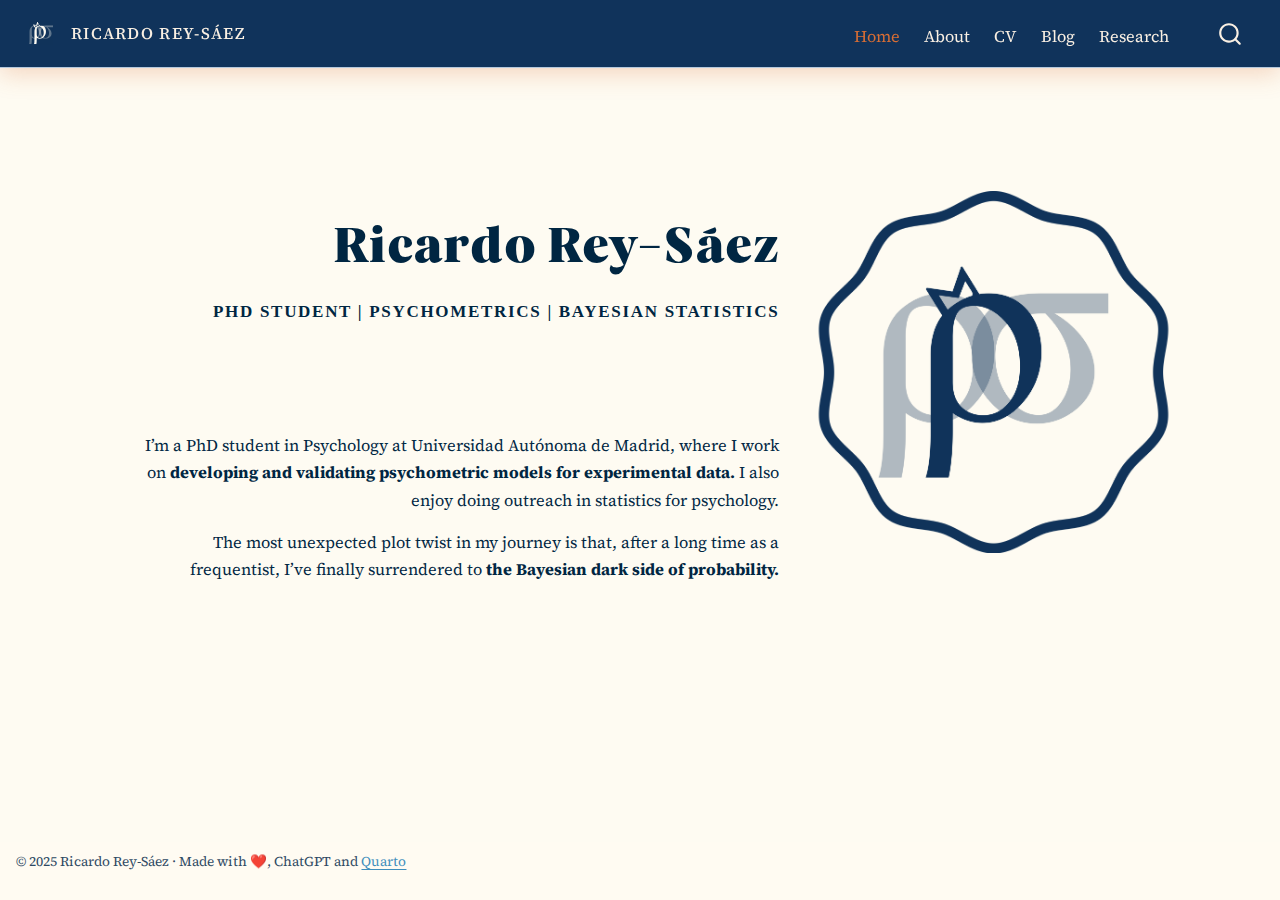
<file: docs/index.html>
<!DOCTYPE html>
<html xmlns="http://www.w3.org/1999/xhtml" lang="en" xml:lang="en"><head>

<meta charset="utf-8">
<meta name="generator" content="quarto-1.7.27">

<meta name="viewport" content="width=device-width, initial-scale=1.0, user-scalable=yes">


<title>Ricardo Rey-Sáez</title>
<style>
code{white-space: pre-wrap;}
span.smallcaps{font-variant: small-caps;}
div.columns{display: flex; gap: min(4vw, 1.5em);}
div.column{flex: auto; overflow-x: auto;}
div.hanging-indent{margin-left: 1.5em; text-indent: -1.5em;}
ul.task-list{list-style: none;}
ul.task-list li input[type="checkbox"] {
  width: 0.8em;
  margin: 0 0.8em 0.2em -1em; /* quarto-specific, see https://github.com/quarto-dev/quarto-cli/issues/4556 */ 
  vertical-align: middle;
}
</style>


<script src="site_libs/quarto-nav/quarto-nav.js"></script>
<script src="site_libs/quarto-nav/headroom.min.js"></script>
<script src="site_libs/clipboard/clipboard.min.js"></script>
<script src="site_libs/quarto-search/autocomplete.umd.js"></script>
<script src="site_libs/quarto-search/fuse.min.js"></script>
<script src="site_libs/quarto-search/quarto-search.js"></script>
<meta name="quarto:offset" content="./">
<link href="./logosRRS/favicon.svg" rel="icon" type="image/svg+xml">
<script src="site_libs/quarto-html/quarto.js" type="module"></script>
<script src="site_libs/quarto-html/tabsets/tabsets.js" type="module"></script>
<script src="site_libs/quarto-html/popper.min.js"></script>
<script src="site_libs/quarto-html/tippy.umd.min.js"></script>
<link href="site_libs/quarto-html/tippy.css" rel="stylesheet">
<link href="site_libs/quarto-html/quarto-syntax-highlighting-c4fb88a7599af4a42f865486fd59166e.css" rel="stylesheet" class="quarto-color-scheme" id="quarto-text-highlighting-styles">
<link href="site_libs/quarto-html/quarto-syntax-highlighting-dark-53407440417a42589bb34d3db63da45b.css" rel="stylesheet" class="quarto-color-scheme quarto-color-alternate" id="quarto-text-highlighting-styles">
<link href="site_libs/quarto-html/quarto-syntax-highlighting-c4fb88a7599af4a42f865486fd59166e.css" rel="stylesheet" class="quarto-color-scheme-extra" id="quarto-text-highlighting-styles">
<script src="site_libs/bootstrap/bootstrap.min.js"></script>
<link href="site_libs/bootstrap/bootstrap-icons.css" rel="stylesheet">
<link href="site_libs/bootstrap/bootstrap-45a6b78c17cd6d62274d9d2feb9953d0.min.css" rel="stylesheet" append-hash="true" class="quarto-color-scheme" id="quarto-bootstrap" data-mode="light">
<link href="site_libs/bootstrap/bootstrap-dark-ea3b4445e8606fefb2b206bb39935713.min.css" rel="stylesheet" append-hash="true" class="quarto-color-scheme quarto-color-alternate" id="quarto-bootstrap" data-mode="dark">
<link href="site_libs/bootstrap/bootstrap-45a6b78c17cd6d62274d9d2feb9953d0.min.css" rel="stylesheet" append-hash="true" class="quarto-color-scheme-extra" id="quarto-bootstrap" data-mode="light">
<script src="site_libs/quarto-contrib/iconify-2.1.0/iconify-icon.min.js"></script>
<script id="quarto-search-options" type="application/json">{
  "location": "navbar",
  "copy-button": false,
  "collapse-after": 3,
  "panel-placement": "end",
  "type": "overlay",
  "limit": 50,
  "keyboard-shortcut": [
    "f",
    "/",
    "s"
  ],
  "show-item-context": false,
  "language": {
    "search-no-results-text": "No results",
    "search-matching-documents-text": "matching documents",
    "search-copy-link-title": "Copy link to search",
    "search-hide-matches-text": "Hide additional matches",
    "search-more-match-text": "more match in this document",
    "search-more-matches-text": "more matches in this document",
    "search-clear-button-title": "Clear",
    "search-text-placeholder": "",
    "search-detached-cancel-button-title": "Cancel",
    "search-submit-button-title": "Submit",
    "search-label": "Search"
  }
}</script>
<script async="" src="https://www.googletagmanager.com/gtag/js?id=G-EX8XBWJEYL"></script>

<script type="text/javascript">

window.dataLayer = window.dataLayer || [];
function gtag(){dataLayer.push(arguments);}
gtag('js', new Date());
gtag('config', 'G-EX8XBWJEYL', { 'anonymize_ip': true});
</script>
<link rel="stylesheet" href="assets/index.css">
<link rel="preload" as="image" href="logosRRS/home_light.png">
<link rel="preload" as="image" href="logosRRS/home_dark.png">


<meta property="og:title" content="Ricardo Rey-Sáez">
<meta property="og:description" content="PhD student in Psychology | Psychometrics and Bayesian statistical modeling">
<meta property="og:image" content="https://ricardoreysaez.github.io/docs/assets/img/RRS-social.png">
<meta property="og:site_name" content="Ricardo Rey-Sáez">
<meta property="og:image:height" content="579">
<meta property="og:image:width" content="1429">
<meta property="og:image:alt" content="Logo with three greek letters: two rhos and one sigma">
<meta name="twitter:title" content="Ricardo Rey-Sáez">
<meta name="twitter:description" content="PhD student in Psychology | Psychometrics and Bayesian statistical modeling">
<meta name="twitter:image" content="https://ricardoreysaez.github.io/docs/assets/img/RRS-social.png">
<meta name="twitter:image-height" content="579">
<meta name="twitter:image-width" content="1429">
<meta name="twitter:image:alt" content="Logo with three greek letters: two rhos and one sigma">
<meta name="twitter:card" content="summary_large_image">
</head>

<body class="nav-fixed quarto-light"><script id="quarto-html-before-body" type="application/javascript">
    const toggleBodyColorMode = (bsSheetEl) => {
      const mode = bsSheetEl.getAttribute("data-mode");
      const bodyEl = window.document.querySelector("body");
      if (mode === "dark") {
        bodyEl.classList.add("quarto-dark");
        bodyEl.classList.remove("quarto-light");
      } else {
        bodyEl.classList.add("quarto-light");
        bodyEl.classList.remove("quarto-dark");
      }
    }
    const toggleBodyColorPrimary = () => {
      const bsSheetEl = window.document.querySelector("link#quarto-bootstrap:not([rel=disabled-stylesheet])");
      if (bsSheetEl) {
        toggleBodyColorMode(bsSheetEl);
      }
    }
    window.setColorSchemeToggle = (alternate) => {
      const toggles = window.document.querySelectorAll('.quarto-color-scheme-toggle');
      for (let i=0; i < toggles.length; i++) {
        const toggle = toggles[i];
        if (toggle) {
          if (alternate) {
            toggle.classList.add("alternate");
          } else {
            toggle.classList.remove("alternate");
          }
        }
      }
    };
    const toggleColorMode = (alternate) => {
      // Switch the stylesheets
      const primaryStylesheets = window.document.querySelectorAll('link.quarto-color-scheme:not(.quarto-color-alternate)');
      const alternateStylesheets = window.document.querySelectorAll('link.quarto-color-scheme.quarto-color-alternate');
      manageTransitions('#quarto-margin-sidebar .nav-link', false);
      if (alternate) {
        // note: dark is layered on light, we don't disable primary!
        enableStylesheet(alternateStylesheets);
        for (const sheetNode of alternateStylesheets) {
          if (sheetNode.id === "quarto-bootstrap") {
            toggleBodyColorMode(sheetNode);
          }
        }
      } else {
        disableStylesheet(alternateStylesheets);
        enableStylesheet(primaryStylesheets)
        toggleBodyColorPrimary();
      }
      manageTransitions('#quarto-margin-sidebar .nav-link', true);
      // Switch the toggles
      window.setColorSchemeToggle(alternate)
      // Hack to workaround the fact that safari doesn't
      // properly recolor the scrollbar when toggling (#1455)
      if (navigator.userAgent.indexOf('Safari') > 0 && navigator.userAgent.indexOf('Chrome') == -1) {
        manageTransitions("body", false);
        window.scrollTo(0, 1);
        setTimeout(() => {
          window.scrollTo(0, 0);
          manageTransitions("body", true);
        }, 40);
      }
    }
    const disableStylesheet = (stylesheets) => {
      for (let i=0; i < stylesheets.length; i++) {
        const stylesheet = stylesheets[i];
        stylesheet.rel = 'disabled-stylesheet';
      }
    }
    const enableStylesheet = (stylesheets) => {
      for (let i=0; i < stylesheets.length; i++) {
        const stylesheet = stylesheets[i];
        if(stylesheet.rel !== 'stylesheet') { // for Chrome, which will still FOUC without this check
          stylesheet.rel = 'stylesheet';
        }
      }
    }
    const manageTransitions = (selector, allowTransitions) => {
      const els = window.document.querySelectorAll(selector);
      for (let i=0; i < els.length; i++) {
        const el = els[i];
        if (allowTransitions) {
          el.classList.remove('notransition');
        } else {
          el.classList.add('notransition');
        }
      }
    }
    const isFileUrl = () => {
      return window.location.protocol === 'file:';
    }
    window.hasAlternateSentinel = () => {
      let styleSentinel = getColorSchemeSentinel();
      if (styleSentinel !== null) {
        return styleSentinel === "alternate";
      } else {
        return false;
      }
    }
    const setStyleSentinel = (alternate) => {
      const value = alternate ? "alternate" : "default";
      if (!isFileUrl()) {
        window.localStorage.setItem("quarto-color-scheme", value);
      } else {
        localAlternateSentinel = value;
      }
    }
    const getColorSchemeSentinel = () => {
      if (!isFileUrl()) {
        const storageValue = window.localStorage.getItem("quarto-color-scheme");
        return storageValue != null ? storageValue : localAlternateSentinel;
      } else {
        return localAlternateSentinel;
      }
    }
    const toggleGiscusIfUsed = (isAlternate, darkModeDefault) => {
      const baseTheme = document.querySelector('#giscus-base-theme')?.value ?? 'light';
      const alternateTheme = document.querySelector('#giscus-alt-theme')?.value ?? 'dark';
      let newTheme = '';
      if(darkModeDefault) {
        newTheme = isAlternate ? baseTheme : alternateTheme;
      } else {
        newTheme = isAlternate ? alternateTheme : baseTheme;
      }
      const changeGiscusTheme = () => {
        // From: https://github.com/giscus/giscus/issues/336
        const sendMessage = (message) => {
          const iframe = document.querySelector('iframe.giscus-frame');
          if (!iframe) return;
          iframe.contentWindow.postMessage({ giscus: message }, 'https://giscus.app');
        }
        sendMessage({
          setConfig: {
            theme: newTheme
          }
        });
      }
      const isGiscussLoaded = window.document.querySelector('iframe.giscus-frame') !== null;
      if (isGiscussLoaded) {
        changeGiscusTheme();
      }
    };
    const darkModeDefault = false;
      document.querySelector('link#quarto-text-highlighting-styles.quarto-color-scheme-extra').rel = 'disabled-stylesheet';
      document.querySelector('link#quarto-bootstrap.quarto-color-scheme-extra').rel = 'disabled-stylesheet';
    let localAlternateSentinel = darkModeDefault ? 'alternate' : 'default';
    // Dark / light mode switch
    window.quartoToggleColorScheme = () => {
      // Read the current dark / light value
      let toAlternate = !window.hasAlternateSentinel();
      toggleColorMode(toAlternate);
      setStyleSentinel(toAlternate);
      toggleGiscusIfUsed(toAlternate, darkModeDefault);
    };
    // Switch to dark mode if need be
    if (window.hasAlternateSentinel()) {
      toggleColorMode(true);
    } else {
      toggleColorMode(false);
    }
  </script>

<div id="quarto-search-results"></div>
  <header id="quarto-header" class="headroom fixed-top">
    <nav class="navbar navbar-expand-lg " data-bs-theme="dark">
      <div class="navbar-container container-fluid">
      <div class="navbar-brand-container mx-auto">
    <a href="./index.html" class="navbar-brand navbar-brand-logo">
    <img src="./logosRRS/navbar_light.svg" alt="" class="navbar-logo">
    </a>
    <a class="navbar-brand" href="./index.html">
    <span class="navbar-title">Ricardo Rey-Sáez</span>
    </a>
  </div>
            <div id="quarto-search" class="" title="Search"></div>
          <button class="navbar-toggler" type="button" data-bs-toggle="collapse" data-bs-target="#navbarCollapse" aria-controls="navbarCollapse" role="menu" aria-expanded="false" aria-label="Toggle navigation" onclick="if (window.quartoToggleHeadroom) { window.quartoToggleHeadroom(); }">
  <span class="navbar-toggler-icon"></span>
</button>
          <div class="collapse navbar-collapse" id="navbarCollapse">
            <ul class="navbar-nav navbar-nav-scroll ms-auto">
  <li class="nav-item">
    <a class="nav-link active" href="./index.html" aria-current="page"> 
<span class="menu-text"><iconify-icon role="img" inline="" icon="f7:house-fill" aria-label="Icon house-fill from f7 Iconify.design set." title="Icon house-fill from f7 Iconify.design set."></iconify-icon> Home</span></a>
  </li>  
  <li class="nav-item">
    <a class="nav-link" href="./about/index.html"> 
<span class="menu-text"><iconify-icon role="img" inline="" icon="game-icons:throne-king" aria-label="Icon throne-king from game-icons Iconify.design set." title="Icon throne-king from game-icons Iconify.design set."></iconify-icon> About</span></a>
  </li>  
  <li class="nav-item">
    <a class="nav-link" href="./CV/index.html"> 
<span class="menu-text"><iconify-icon role="img" inline="" icon="pepicons-pop:cv" aria-label="Icon cv from pepicons-pop Iconify.design set." title="Icon cv from pepicons-pop Iconify.design set."></iconify-icon> CV</span></a>
  </li>  
  <li class="nav-item">
    <a class="nav-link" href="./blog/index.html"> 
<span class="menu-text"><iconify-icon role="img" inline="" icon="carbon:qq-plot" aria-label="Icon qq-plot from carbon Iconify.design set." title="Icon qq-plot from carbon Iconify.design set."></iconify-icon> Blog</span></a>
  </li>  
  <li class="nav-item">
    <a class="nav-link" href="./research/index.html"> 
<span class="menu-text"><iconify-icon role="img" inline="" icon="iconoir:brain-research" aria-label="Icon brain-research from iconoir Iconify.design set." title="Icon brain-research from iconoir Iconify.design set."></iconify-icon> Research</span></a>
  </li>  
</ul>
          </div> <!-- /navcollapse -->
            <div class="quarto-navbar-tools">
  <a href="" class="quarto-color-scheme-toggle quarto-navigation-tool  px-1" onclick="window.quartoToggleColorScheme(); return false;" title="Toggle dark mode"><i class="bi"></i></a>
</div>
      </div> <!-- /container-fluid -->
    </nav>
</header>
<!-- content -->
<div id="quarto-content" class="quarto-container page-columns page-rows-contents page-layout-full page-navbar">
<!-- sidebar -->
<!-- margin-sidebar -->
    
<!-- main -->
<main class="content page-columns page-full column-page" id="quarto-document-content">





<p><br><br></p>
<div class="quarto-about-solana column-page">
  <div class="about-entity">
    <div class="entity-contents">
      <header id="title-block-header" class="quarto-title-block default">
<div class="quarto-title">
<h1 class="title">Ricardo Rey-Sáez</h1>
<p class="subtitle lead"><strong>PhD Student | Psychometrics | Bayesian Statistics</strong></p>
</div>
<div class="quarto-title-meta column-page">
  </div>
</header> <div class="about-links">
  <a href="https://bsky.app/profile/ricardoreysaez.bsky.social" class="about-link" rel="" target="">
     <span class="about-link-text"><iconify-icon role="img" inline="" icon="fa6-brands:bluesky" aria-label="Icon bluesky from fa6-brands Iconify.design set." title="Icon bluesky from fa6-brands Iconify.design set."></iconify-icon></span>
  </a>
  <a href="https://github.com/rreysa" class="about-link" rel="" target="">
     <span class="about-link-text"><iconify-icon role="img" inline="" icon="fa6-brands:github" aria-label="Icon github from fa6-brands Iconify.design set." title="Icon github from fa6-brands Iconify.design set."></iconify-icon></span>
  </a>
  <a href="https://orcid.org/0000-0001-6739-2035" class="about-link" rel="" target="">
     <span class="about-link-text"><iconify-icon role="img" inline="" icon="fa6-brands:orcid" aria-label="Icon orcid from fa6-brands Iconify.design set." title="Icon orcid from fa6-brands Iconify.design set."></iconify-icon></span>
  </a>
  <a href="https://www.researchgate.net/profile/Ricardo-Rey-Saez" class="about-link" rel="" target="">
     <span class="about-link-text"><iconify-icon role="img" inline="" icon="fa6-brands:researchgate" aria-label="Icon researchgate from fa6-brands Iconify.design set." title="Icon researchgate from fa6-brands Iconify.design set."></iconify-icon></span>
  </a>
  <a href="https://x.com/RicardoRey_95" class="about-link" rel="" target="">
     <span class="about-link-text"><iconify-icon role="img" inline="" icon="fa6-brands:twitter" aria-label="Icon twitter from fa6-brands Iconify.design set." title="Icon twitter from fa6-brands Iconify.design set."></iconify-icon></span>
  </a>
  <a href="https://www.youtube.com/@psicometries" class="about-link" rel="" target="">
     <span class="about-link-text"><iconify-icon role="img" inline="" icon="fa6-brands:youtube" aria-label="Icon youtube from fa6-brands Iconify.design set." title="Icon youtube from fa6-brands Iconify.design set."></iconify-icon></span>
  </a>
  <a href="mailto:ricardoreysaez95@gmail.com" class="about-link" rel="" target="">
     <span class="about-link-text"><iconify-icon role="img" inline="" icon="mdi:gmail" aria-label="Icon gmail from mdi Iconify.design set." title="Icon gmail from mdi Iconify.design set."></iconify-icon></span>
  </a>
</div>
      <div class="about-contents"><div id="hero-heading">
<p>I’m a PhD student in Psychology at Universidad Autónoma de Madrid, where I work on <strong>developing and validating psychometric models for experimental data.</strong> I also enjoy doing outreach in statistics for psychology.</p>
<p>The most unexpected plot twist in my journey is that, after a long time as a frequentist, I’ve finally surrendered to <strong>the Bayesian dark side of probability.</strong></p>
</div></div>
    </div>
    <img src="logosRRS/home_light.png" alt="Logo with three greek letters: two rhos and one sigma" class="about-image
  rounded " style="width: 24em;">
  </div>
</div>





<a onclick="window.scrollTo(0, 0); return false;" role="button" id="quarto-back-to-top"><i class="bi bi-arrow-up"></i> Back to top</a></main> <!-- /main -->
<script id="quarto-html-after-body" type="application/javascript">
  window.document.addEventListener("DOMContentLoaded", function (event) {
    // Ensure there is a toggle, if there isn't float one in the top right
    if (window.document.querySelector('.quarto-color-scheme-toggle') === null) {
      const a = window.document.createElement('a');
      a.classList.add('top-right');
      a.classList.add('quarto-color-scheme-toggle');
      a.href = "";
      a.onclick = function() { try { window.quartoToggleColorScheme(); } catch {} return false; };
      const i = window.document.createElement("i");
      i.classList.add('bi');
      a.appendChild(i);
      window.document.body.appendChild(a);
    }
    window.setColorSchemeToggle(window.hasAlternateSentinel())
    const isCodeAnnotation = (el) => {
      for (const clz of el.classList) {
        if (clz.startsWith('code-annotation-')) {                     
          return true;
        }
      }
      return false;
    }
    const onCopySuccess = function(e) {
      // button target
      const button = e.trigger;
      // don't keep focus
      button.blur();
      // flash "checked"
      button.classList.add('code-copy-button-checked');
      var currentTitle = button.getAttribute("title");
      button.setAttribute("title", "Copied!");
      let tooltip;
      if (window.bootstrap) {
        button.setAttribute("data-bs-toggle", "tooltip");
        button.setAttribute("data-bs-placement", "left");
        button.setAttribute("data-bs-title", "Copied!");
        tooltip = new bootstrap.Tooltip(button, 
          { trigger: "manual", 
            customClass: "code-copy-button-tooltip",
            offset: [0, -8]});
        tooltip.show();    
      }
      setTimeout(function() {
        if (tooltip) {
          tooltip.hide();
          button.removeAttribute("data-bs-title");
          button.removeAttribute("data-bs-toggle");
          button.removeAttribute("data-bs-placement");
        }
        button.setAttribute("title", currentTitle);
        button.classList.remove('code-copy-button-checked');
      }, 1000);
      // clear code selection
      e.clearSelection();
    }
    const getTextToCopy = function(trigger) {
        const codeEl = trigger.previousElementSibling.cloneNode(true);
        for (const childEl of codeEl.children) {
          if (isCodeAnnotation(childEl)) {
            childEl.remove();
          }
        }
        return codeEl.innerText;
    }
    const clipboard = new window.ClipboardJS('.code-copy-button:not([data-in-quarto-modal])', {
      text: getTextToCopy
    });
    clipboard.on('success', onCopySuccess);
    if (window.document.getElementById('quarto-embedded-source-code-modal')) {
      const clipboardModal = new window.ClipboardJS('.code-copy-button[data-in-quarto-modal]', {
        text: getTextToCopy,
        container: window.document.getElementById('quarto-embedded-source-code-modal')
      });
      clipboardModal.on('success', onCopySuccess);
    }
      var localhostRegex = new RegExp(/^(?:http|https):\/\/localhost\:?[0-9]*\//);
      var mailtoRegex = new RegExp(/^mailto:/);
        var filterRegex = new RegExp("https:\/\/ricardoreysaez\.github\.io\/");
      var isInternal = (href) => {
          return filterRegex.test(href) || localhostRegex.test(href) || mailtoRegex.test(href);
      }
      // Inspect non-navigation links and adorn them if external
     var links = window.document.querySelectorAll('a[href]:not(.nav-link):not(.navbar-brand):not(.toc-action):not(.sidebar-link):not(.sidebar-item-toggle):not(.pagination-link):not(.no-external):not([aria-hidden]):not(.dropdown-item):not(.quarto-navigation-tool):not(.about-link)');
      for (var i=0; i<links.length; i++) {
        const link = links[i];
        if (!isInternal(link.href)) {
          // undo the damage that might have been done by quarto-nav.js in the case of
          // links that we want to consider external
          if (link.dataset.originalHref !== undefined) {
            link.href = link.dataset.originalHref;
          }
        }
      }
    function tippyHover(el, contentFn, onTriggerFn, onUntriggerFn) {
      const config = {
        allowHTML: true,
        maxWidth: 500,
        delay: 100,
        arrow: false,
        appendTo: function(el) {
            return el.parentElement;
        },
        interactive: true,
        interactiveBorder: 10,
        theme: 'quarto',
        placement: 'bottom-start',
      };
      if (contentFn) {
        config.content = contentFn;
      }
      if (onTriggerFn) {
        config.onTrigger = onTriggerFn;
      }
      if (onUntriggerFn) {
        config.onUntrigger = onUntriggerFn;
      }
      window.tippy(el, config); 
    }
    const noterefs = window.document.querySelectorAll('a[role="doc-noteref"]');
    for (var i=0; i<noterefs.length; i++) {
      const ref = noterefs[i];
      tippyHover(ref, function() {
        // use id or data attribute instead here
        let href = ref.getAttribute('data-footnote-href') || ref.getAttribute('href');
        try { href = new URL(href).hash; } catch {}
        const id = href.replace(/^#\/?/, "");
        const note = window.document.getElementById(id);
        if (note) {
          return note.innerHTML;
        } else {
          return "";
        }
      });
    }
    const xrefs = window.document.querySelectorAll('a.quarto-xref');
    const processXRef = (id, note) => {
      // Strip column container classes
      const stripColumnClz = (el) => {
        el.classList.remove("page-full", "page-columns");
        if (el.children) {
          for (const child of el.children) {
            stripColumnClz(child);
          }
        }
      }
      stripColumnClz(note)
      if (id === null || id.startsWith('sec-')) {
        // Special case sections, only their first couple elements
        const container = document.createElement("div");
        if (note.children && note.children.length > 2) {
          container.appendChild(note.children[0].cloneNode(true));
          for (let i = 1; i < note.children.length; i++) {
            const child = note.children[i];
            if (child.tagName === "P" && child.innerText === "") {
              continue;
            } else {
              container.appendChild(child.cloneNode(true));
              break;
            }
          }
          if (window.Quarto?.typesetMath) {
            window.Quarto.typesetMath(container);
          }
          return container.innerHTML
        } else {
          if (window.Quarto?.typesetMath) {
            window.Quarto.typesetMath(note);
          }
          return note.innerHTML;
        }
      } else {
        // Remove any anchor links if they are present
        const anchorLink = note.querySelector('a.anchorjs-link');
        if (anchorLink) {
          anchorLink.remove();
        }
        if (window.Quarto?.typesetMath) {
          window.Quarto.typesetMath(note);
        }
        if (note.classList.contains("callout")) {
          return note.outerHTML;
        } else {
          return note.innerHTML;
        }
      }
    }
    for (var i=0; i<xrefs.length; i++) {
      const xref = xrefs[i];
      tippyHover(xref, undefined, function(instance) {
        instance.disable();
        let url = xref.getAttribute('href');
        let hash = undefined; 
        if (url.startsWith('#')) {
          hash = url;
        } else {
          try { hash = new URL(url).hash; } catch {}
        }
        if (hash) {
          const id = hash.replace(/^#\/?/, "");
          const note = window.document.getElementById(id);
          if (note !== null) {
            try {
              const html = processXRef(id, note.cloneNode(true));
              instance.setContent(html);
            } finally {
              instance.enable();
              instance.show();
            }
          } else {
            // See if we can fetch this
            fetch(url.split('#')[0])
            .then(res => res.text())
            .then(html => {
              const parser = new DOMParser();
              const htmlDoc = parser.parseFromString(html, "text/html");
              const note = htmlDoc.getElementById(id);
              if (note !== null) {
                const html = processXRef(id, note);
                instance.setContent(html);
              } 
            }).finally(() => {
              instance.enable();
              instance.show();
            });
          }
        } else {
          // See if we can fetch a full url (with no hash to target)
          // This is a special case and we should probably do some content thinning / targeting
          fetch(url)
          .then(res => res.text())
          .then(html => {
            const parser = new DOMParser();
            const htmlDoc = parser.parseFromString(html, "text/html");
            const note = htmlDoc.querySelector('main.content');
            if (note !== null) {
              // This should only happen for chapter cross references
              // (since there is no id in the URL)
              // remove the first header
              if (note.children.length > 0 && note.children[0].tagName === "HEADER") {
                note.children[0].remove();
              }
              const html = processXRef(null, note);
              instance.setContent(html);
            } 
          }).finally(() => {
            instance.enable();
            instance.show();
          });
        }
      }, function(instance) {
      });
    }
        let selectedAnnoteEl;
        const selectorForAnnotation = ( cell, annotation) => {
          let cellAttr = 'data-code-cell="' + cell + '"';
          let lineAttr = 'data-code-annotation="' +  annotation + '"';
          const selector = 'span[' + cellAttr + '][' + lineAttr + ']';
          return selector;
        }
        const selectCodeLines = (annoteEl) => {
          const doc = window.document;
          const targetCell = annoteEl.getAttribute("data-target-cell");
          const targetAnnotation = annoteEl.getAttribute("data-target-annotation");
          const annoteSpan = window.document.querySelector(selectorForAnnotation(targetCell, targetAnnotation));
          const lines = annoteSpan.getAttribute("data-code-lines").split(",");
          const lineIds = lines.map((line) => {
            return targetCell + "-" + line;
          })
          let top = null;
          let height = null;
          let parent = null;
          if (lineIds.length > 0) {
              //compute the position of the single el (top and bottom and make a div)
              const el = window.document.getElementById(lineIds[0]);
              top = el.offsetTop;
              height = el.offsetHeight;
              parent = el.parentElement.parentElement;
            if (lineIds.length > 1) {
              const lastEl = window.document.getElementById(lineIds[lineIds.length - 1]);
              const bottom = lastEl.offsetTop + lastEl.offsetHeight;
              height = bottom - top;
            }
            if (top !== null && height !== null && parent !== null) {
              // cook up a div (if necessary) and position it 
              let div = window.document.getElementById("code-annotation-line-highlight");
              if (div === null) {
                div = window.document.createElement("div");
                div.setAttribute("id", "code-annotation-line-highlight");
                div.style.position = 'absolute';
                parent.appendChild(div);
              }
              div.style.top = top - 2 + "px";
              div.style.height = height + 4 + "px";
              div.style.left = 0;
              let gutterDiv = window.document.getElementById("code-annotation-line-highlight-gutter");
              if (gutterDiv === null) {
                gutterDiv = window.document.createElement("div");
                gutterDiv.setAttribute("id", "code-annotation-line-highlight-gutter");
                gutterDiv.style.position = 'absolute';
                const codeCell = window.document.getElementById(targetCell);
                const gutter = codeCell.querySelector('.code-annotation-gutter');
                gutter.appendChild(gutterDiv);
              }
              gutterDiv.style.top = top - 2 + "px";
              gutterDiv.style.height = height + 4 + "px";
            }
            selectedAnnoteEl = annoteEl;
          }
        };
        const unselectCodeLines = () => {
          const elementsIds = ["code-annotation-line-highlight", "code-annotation-line-highlight-gutter"];
          elementsIds.forEach((elId) => {
            const div = window.document.getElementById(elId);
            if (div) {
              div.remove();
            }
          });
          selectedAnnoteEl = undefined;
        };
          // Handle positioning of the toggle
      window.addEventListener(
        "resize",
        throttle(() => {
          elRect = undefined;
          if (selectedAnnoteEl) {
            selectCodeLines(selectedAnnoteEl);
          }
        }, 10)
      );
      function throttle(fn, ms) {
      let throttle = false;
      let timer;
        return (...args) => {
          if(!throttle) { // first call gets through
              fn.apply(this, args);
              throttle = true;
          } else { // all the others get throttled
              if(timer) clearTimeout(timer); // cancel #2
              timer = setTimeout(() => {
                fn.apply(this, args);
                timer = throttle = false;
              }, ms);
          }
        };
      }
        // Attach click handler to the DT
        const annoteDls = window.document.querySelectorAll('dt[data-target-cell]');
        for (const annoteDlNode of annoteDls) {
          annoteDlNode.addEventListener('click', (event) => {
            const clickedEl = event.target;
            if (clickedEl !== selectedAnnoteEl) {
              unselectCodeLines();
              const activeEl = window.document.querySelector('dt[data-target-cell].code-annotation-active');
              if (activeEl) {
                activeEl.classList.remove('code-annotation-active');
              }
              selectCodeLines(clickedEl);
              clickedEl.classList.add('code-annotation-active');
            } else {
              // Unselect the line
              unselectCodeLines();
              clickedEl.classList.remove('code-annotation-active');
            }
          });
        }
    const findCites = (el) => {
      const parentEl = el.parentElement;
      if (parentEl) {
        const cites = parentEl.dataset.cites;
        if (cites) {
          return {
            el,
            cites: cites.split(' ')
          };
        } else {
          return findCites(el.parentElement)
        }
      } else {
        return undefined;
      }
    };
    var bibliorefs = window.document.querySelectorAll('a[role="doc-biblioref"]');
    for (var i=0; i<bibliorefs.length; i++) {
      const ref = bibliorefs[i];
      const citeInfo = findCites(ref);
      if (citeInfo) {
        tippyHover(citeInfo.el, function() {
          var popup = window.document.createElement('div');
          citeInfo.cites.forEach(function(cite) {
            var citeDiv = window.document.createElement('div');
            citeDiv.classList.add('hanging-indent');
            citeDiv.classList.add('csl-entry');
            var biblioDiv = window.document.getElementById('ref-' + cite);
            if (biblioDiv) {
              citeDiv.innerHTML = biblioDiv.innerHTML;
            }
            popup.appendChild(citeDiv);
          });
          return popup.innerHTML;
        });
      }
    }
  });
  </script>
</div> <!-- /content -->
<footer class="footer">
  <div class="nav-footer">
    <div class="nav-footer-left">
<p>© 2025 Ricardo Rey-Sáez ∙ Made with ❤️, ChatGPT and <a href="https://quarto.org" target="_blank" rel="noopener">Quarto</a></p>
</div>   
    <div class="nav-footer-center">
<p><a class="link-dark me-1" href="https://orcid.org/0000-0001-6739-2035" title="ORCID" target="_blank" rel="noopener"><iconify-icon role="img" inline="" icon="fa6-brands:orcid" aria-label="Icon orcid from fa6-brands Iconify.design set." title="Icon orcid from fa6-brands Iconify.design set."></iconify-icon></a> <a class="link-dark me-1" href="https://github.com/rreysa" title="GitHub" target="_blank" rel="noopener"><iconify-icon role="img" inline="" icon="fa6-brands:github" aria-label="Icon github from fa6-brands Iconify.design set." title="Icon github from fa6-brands Iconify.design set."></iconify-icon></a> <a class="link-dark me-1" href="https://www.researchgate.net/profile/Ricardo-Rey-Saez" title="ResearchGate" target="_blank" rel="noopener"><iconify-icon role="img" inline="" icon="fa6-brands:researchgate" aria-label="Icon researchgate from fa6-brands Iconify.design set." title="Icon researchgate from fa6-brands Iconify.design set."></iconify-icon></a> <a class="link-dark me-1" href="https://x.com/RicardoRey_95" title="Twitter/X" target="_blank" rel="noopener"><iconify-icon role="img" inline="" icon="fa6-brands:twitter" aria-label="Icon twitter from fa6-brands Iconify.design set." title="Icon twitter from fa6-brands Iconify.design set."></iconify-icon></a> <a class="link-dark me-1" href="https://bsky.app/profile/ricardoreysaez.bsky.social" title="Bluesky" target="_blank" rel="noopener"><iconify-icon role="img" inline="" icon="fa6-brands:bluesky" aria-label="Icon bluesky from fa6-brands Iconify.design set." title="Icon bluesky from fa6-brands Iconify.design set."></iconify-icon></a> <a class="link-dark me-1" href="https://www.youtube.com/@psicometries" title="YouTube" target="_blank" rel="noopener"><iconify-icon role="img" inline="" icon="fa6-brands:youtube" aria-label="Icon youtube from fa6-brands Iconify.design set." title="Icon youtube from fa6-brands Iconify.design set."></iconify-icon></a></p>
</div>
    <div class="nav-footer-right">
      &nbsp;
    </div>
  </div>
</footer>
<script>
(function () {
  function setup() {
    // Contenedor del botón de cambio de tema
    const wrap = document.querySelector('.quarto-color-scheme-toggle');
    if (!wrap || wrap.querySelector('iconify-icon')) return;

    // Inserta directamente los iconos dentro del botón
    wrap.innerHTML = `
      <span class="q-scheme-icons" aria-hidden="true">
        <iconify-icon class="icon-sun"  icon="lucide:sun"  width="22" height="22"></iconify-icon>
        <iconify-icon class="icon-moon" icon="lucide:moon" width="22" height="22"></iconify-icon>
      </span>`;

    // Actualiza visibilidad según modo actual
    updateIcons();

    // Escucha cambios de tema
    wrap.addEventListener('click', () => {
      setTimeout(updateIcons, 20); // pequeño retardo para transición
    });
  }

  // Muestra/oculta los iconos según el tema activo
  function updateIcons() {
    const isDark = document.body.classList.contains('quarto-dark');
    const sun  = document.querySelector('.q-scheme-icons .icon-sun');
    const moon = document.querySelector('.q-scheme-icons .icon-moon');
    if (!sun || !moon) return;
    sun.style.opacity  = isDark ? 0 : 1;
    moon.style.opacity = isDark ? 1 : 0;
  }

  // Ejecutar al cargar la página
  (document.readyState === 'loading')
    ? document.addEventListener('DOMContentLoaded', setup)
    : setup();
})();
</script>

<style>
/* Contenedor general del botón */
.navbar .quarto-color-scheme-toggle {
  display: inline-flex;
  align-items: center;
  justify-content: center;
  padding: 0 .2rem;
  cursor: pointer;
  position: relative;
  top: 4px;
}

/* Contenedor interno de los iconos */
.q-scheme-icons {
  display: inline-flex;
  align-items: center;
  justify-content: center;
  position: relative;
  width: 1.1rem;
  height: 1.6rem;
  transform: translateY(2px);
}

/* Iconos centrados con transición */
.q-scheme-icons iconify-icon {
  position: absolute;
  line-height: 1;
  vertical-align: middle;
  transition: opacity .25s ease;
}

/* Sol y luna por defecto */
.q-scheme-icons .icon-sun  { opacity: 1; }
.q-scheme-icons .icon-moon { opacity: 0; }

/* En modo oscuro, intercambiar */
body.quarto-dark .q-scheme-icons .icon-sun  { opacity: 0; }
body.quarto-dark .q-scheme-icons .icon-moon { opacity: 1; }
</style>




</body></html>
</file>
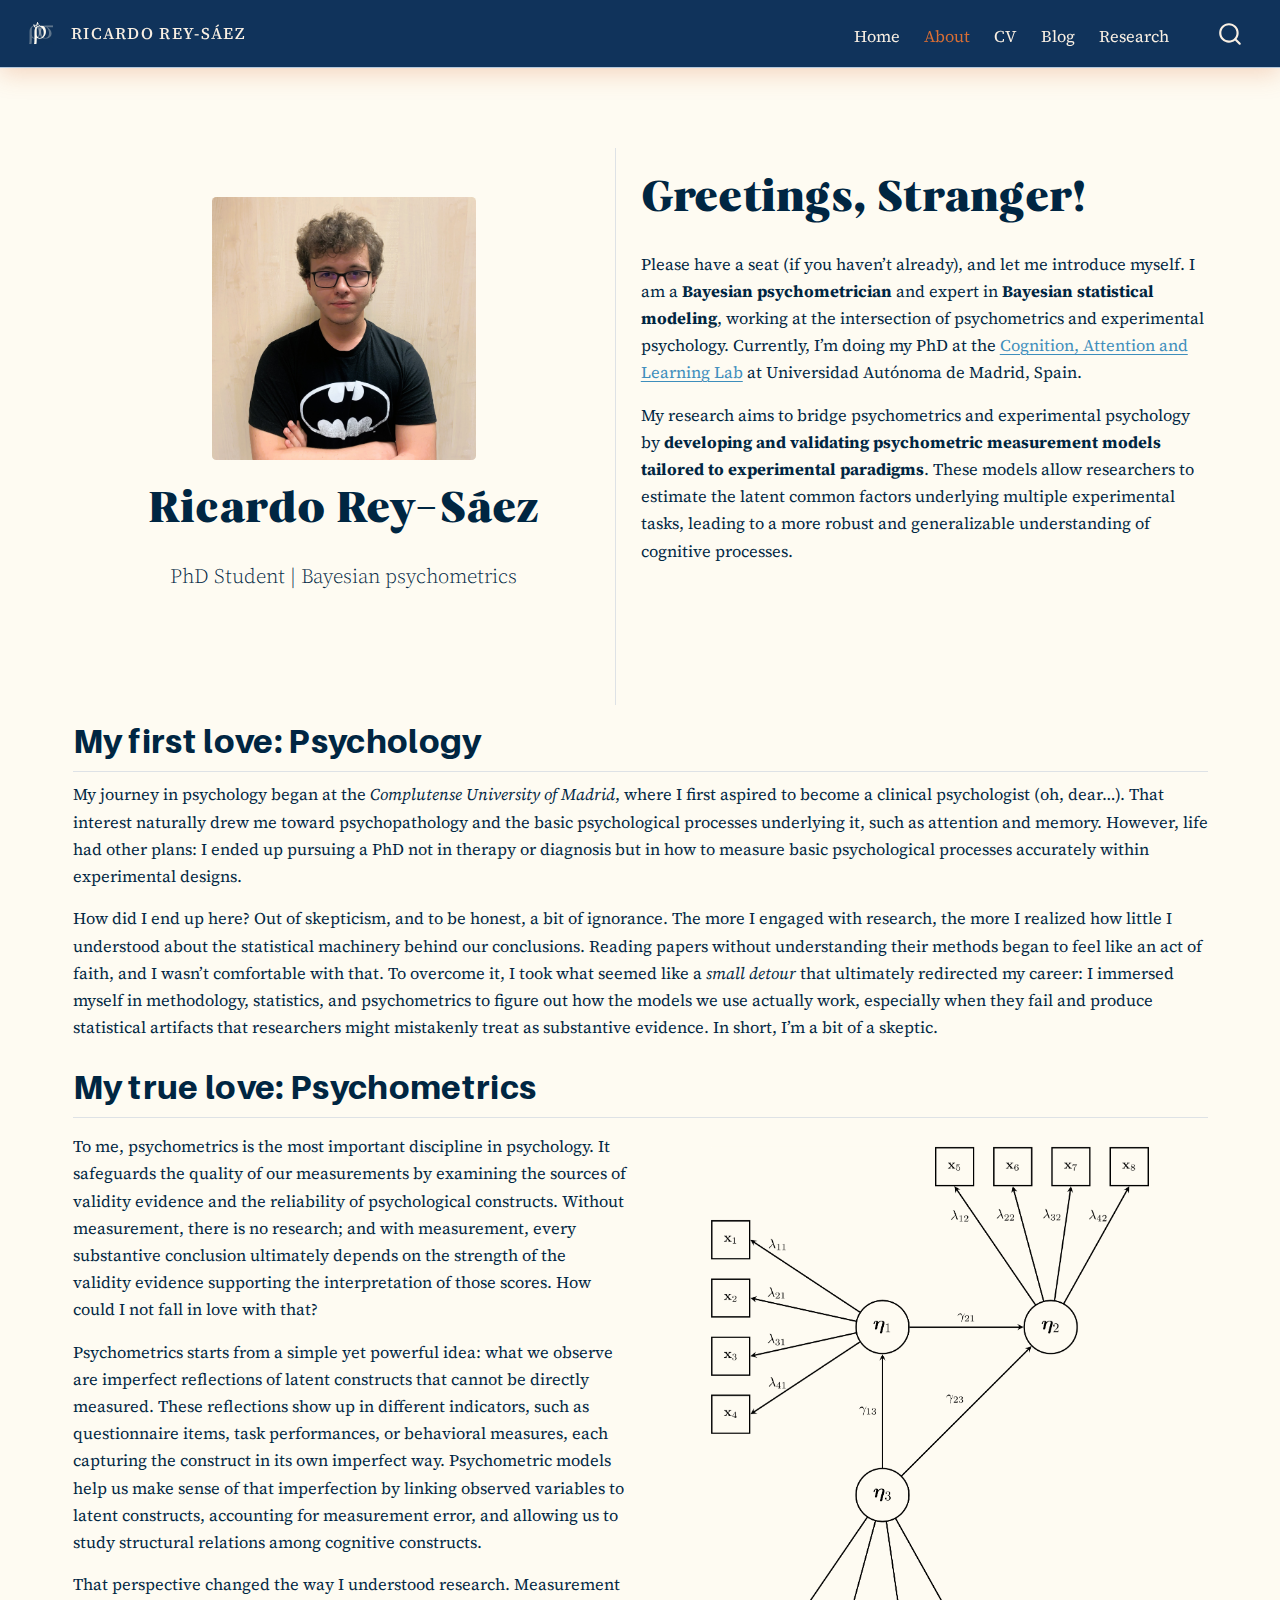
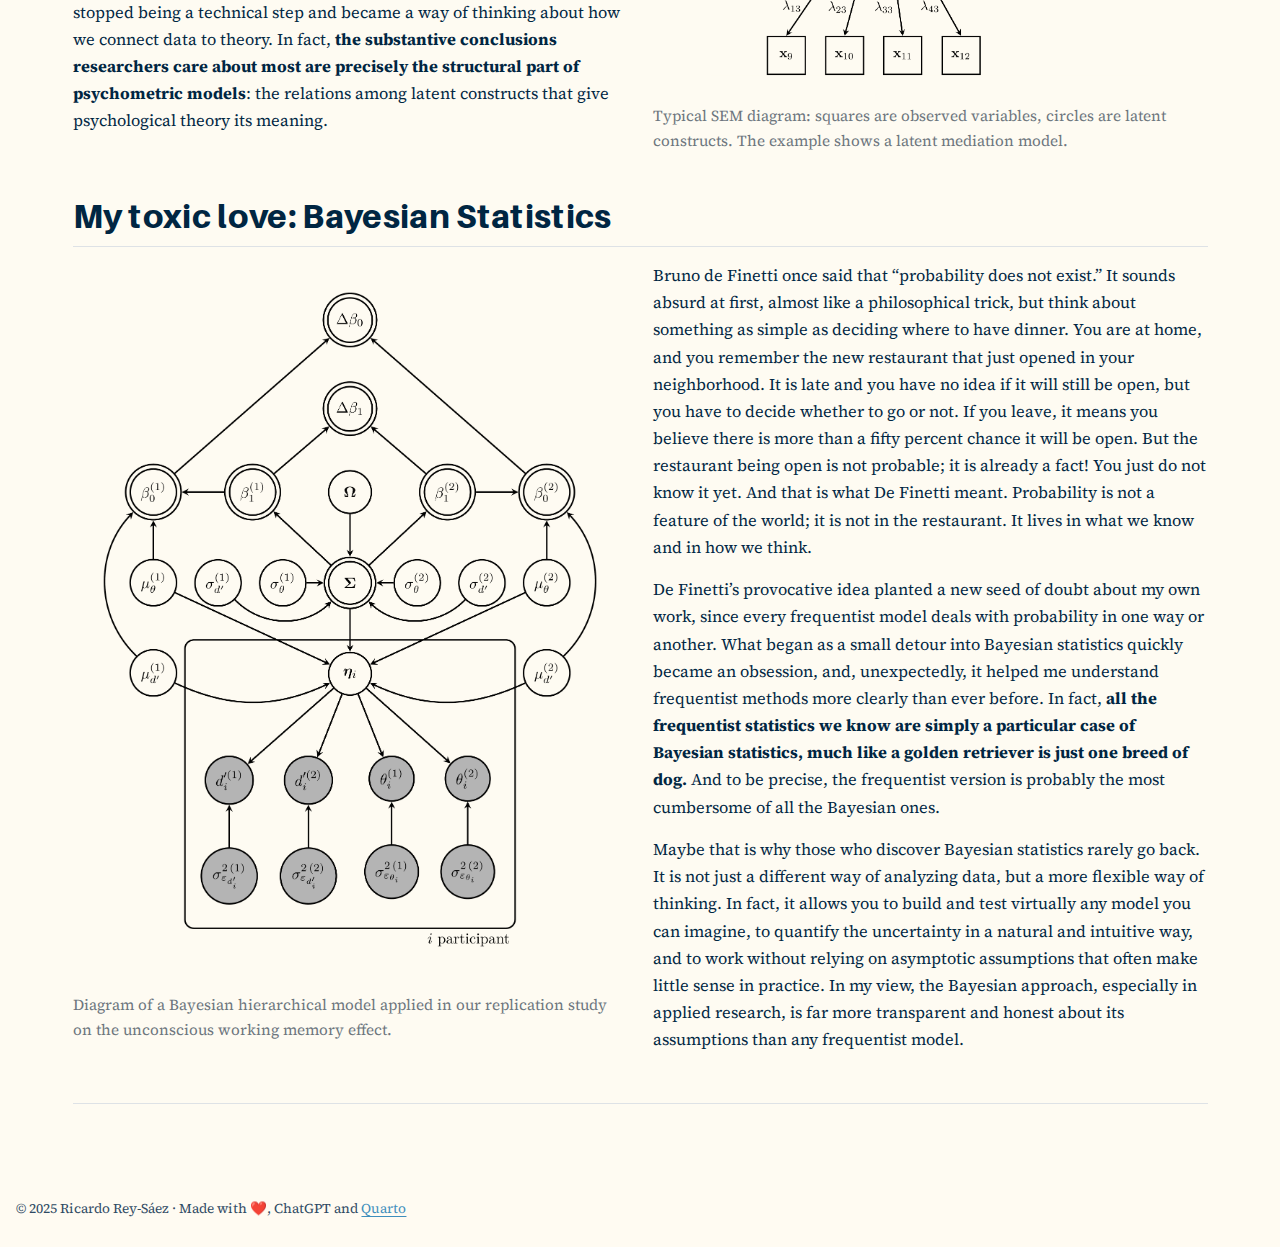
<file: docs/about/index.html>
<!DOCTYPE html>
<html xmlns="http://www.w3.org/1999/xhtml" lang="en" xml:lang="en"><head>

<meta charset="utf-8">
<meta name="generator" content="quarto-1.7.27">

<meta name="viewport" content="width=device-width, initial-scale=1.0, user-scalable=yes">


<title>Ricardo Rey-Sáez – Ricardo Rey-Sáez</title>
<style>
code{white-space: pre-wrap;}
span.smallcaps{font-variant: small-caps;}
div.columns{display: flex; gap: min(4vw, 1.5em);}
div.column{flex: auto; overflow-x: auto;}
div.hanging-indent{margin-left: 1.5em; text-indent: -1.5em;}
ul.task-list{list-style: none;}
ul.task-list li input[type="checkbox"] {
  width: 0.8em;
  margin: 0 0.8em 0.2em -1em; /* quarto-specific, see https://github.com/quarto-dev/quarto-cli/issues/4556 */ 
  vertical-align: middle;
}
</style>


<script src="../site_libs/quarto-nav/quarto-nav.js"></script>
<script src="../site_libs/quarto-nav/headroom.min.js"></script>
<script src="../site_libs/clipboard/clipboard.min.js"></script>
<script src="../site_libs/quarto-search/autocomplete.umd.js"></script>
<script src="../site_libs/quarto-search/fuse.min.js"></script>
<script src="../site_libs/quarto-search/quarto-search.js"></script>
<meta name="quarto:offset" content="../">
<link href="../logosRRS/favicon.svg" rel="icon" type="image/svg+xml">
<script src="../site_libs/quarto-html/quarto.js" type="module"></script>
<script src="../site_libs/quarto-html/tabsets/tabsets.js" type="module"></script>
<script src="../site_libs/quarto-html/popper.min.js"></script>
<script src="../site_libs/quarto-html/tippy.umd.min.js"></script>
<link href="../site_libs/quarto-html/tippy.css" rel="stylesheet">
<link href="../site_libs/quarto-html/quarto-syntax-highlighting-c4fb88a7599af4a42f865486fd59166e.css" rel="stylesheet" class="quarto-color-scheme" id="quarto-text-highlighting-styles">
<link href="../site_libs/quarto-html/quarto-syntax-highlighting-dark-53407440417a42589bb34d3db63da45b.css" rel="stylesheet" class="quarto-color-scheme quarto-color-alternate" id="quarto-text-highlighting-styles">
<link href="../site_libs/quarto-html/quarto-syntax-highlighting-c4fb88a7599af4a42f865486fd59166e.css" rel="stylesheet" class="quarto-color-scheme-extra" id="quarto-text-highlighting-styles">
<script src="../site_libs/bootstrap/bootstrap.min.js"></script>
<link href="../site_libs/bootstrap/bootstrap-icons.css" rel="stylesheet">
<link href="../site_libs/bootstrap/bootstrap-45a6b78c17cd6d62274d9d2feb9953d0.min.css" rel="stylesheet" append-hash="true" class="quarto-color-scheme" id="quarto-bootstrap" data-mode="light">
<link href="../site_libs/bootstrap/bootstrap-dark-ea3b4445e8606fefb2b206bb39935713.min.css" rel="stylesheet" append-hash="true" class="quarto-color-scheme quarto-color-alternate" id="quarto-bootstrap" data-mode="dark">
<link href="../site_libs/bootstrap/bootstrap-45a6b78c17cd6d62274d9d2feb9953d0.min.css" rel="stylesheet" append-hash="true" class="quarto-color-scheme-extra" id="quarto-bootstrap" data-mode="light">
<script src="../site_libs/quarto-contrib/iconify-2.1.0/iconify-icon.min.js"></script>
<script src="../site_libs/quarto-contrib/glightbox/glightbox.min.js"></script>
<link href="../site_libs/quarto-contrib/glightbox/glightbox.min.css" rel="stylesheet">
<link href="../site_libs/quarto-contrib/glightbox/lightbox.css" rel="stylesheet">
<script id="quarto-search-options" type="application/json">{
  "location": "navbar",
  "copy-button": false,
  "collapse-after": 3,
  "panel-placement": "end",
  "type": "overlay",
  "limit": 50,
  "keyboard-shortcut": [
    "f",
    "/",
    "s"
  ],
  "show-item-context": false,
  "language": {
    "search-no-results-text": "No results",
    "search-matching-documents-text": "matching documents",
    "search-copy-link-title": "Copy link to search",
    "search-hide-matches-text": "Hide additional matches",
    "search-more-match-text": "more match in this document",
    "search-more-matches-text": "more matches in this document",
    "search-clear-button-title": "Clear",
    "search-text-placeholder": "",
    "search-detached-cancel-button-title": "Cancel",
    "search-submit-button-title": "Submit",
    "search-label": "Search"
  }
}</script>
<script async="" src="https://www.googletagmanager.com/gtag/js?id=G-EX8XBWJEYL"></script>

<script type="text/javascript">

window.dataLayer = window.dataLayer || [];
function gtag(){dataLayer.push(arguments);}
gtag('js', new Date());
gtag('config', 'G-EX8XBWJEYL', { 'anonymize_ip': true});
</script>
<link rel="stylesheet" href="../assets/about.css">


<meta property="og:title" content="Ricardo Rey-Sáez">
<meta property="og:description" content="PhD Student | Bayesian psychometrics">
<meta property="og:image" content="https://ricardoreysaez.github.io/about/profile_pic.jpeg">
<meta property="og:site_name" content="Ricardo Rey-Sáez">
<meta property="og:image:alt" content="Man with curly hair and glasses wearing a black Batman T-shirt, standing with arms crossed against a light wooden background.">
</head>

<body class="nav-fixed quarto-light"><script id="quarto-html-before-body" type="application/javascript">
    const toggleBodyColorMode = (bsSheetEl) => {
      const mode = bsSheetEl.getAttribute("data-mode");
      const bodyEl = window.document.querySelector("body");
      if (mode === "dark") {
        bodyEl.classList.add("quarto-dark");
        bodyEl.classList.remove("quarto-light");
      } else {
        bodyEl.classList.add("quarto-light");
        bodyEl.classList.remove("quarto-dark");
      }
    }
    const toggleBodyColorPrimary = () => {
      const bsSheetEl = window.document.querySelector("link#quarto-bootstrap:not([rel=disabled-stylesheet])");
      if (bsSheetEl) {
        toggleBodyColorMode(bsSheetEl);
      }
    }
    window.setColorSchemeToggle = (alternate) => {
      const toggles = window.document.querySelectorAll('.quarto-color-scheme-toggle');
      for (let i=0; i < toggles.length; i++) {
        const toggle = toggles[i];
        if (toggle) {
          if (alternate) {
            toggle.classList.add("alternate");
          } else {
            toggle.classList.remove("alternate");
          }
        }
      }
    };
    const toggleColorMode = (alternate) => {
      // Switch the stylesheets
      const primaryStylesheets = window.document.querySelectorAll('link.quarto-color-scheme:not(.quarto-color-alternate)');
      const alternateStylesheets = window.document.querySelectorAll('link.quarto-color-scheme.quarto-color-alternate');
      manageTransitions('#quarto-margin-sidebar .nav-link', false);
      if (alternate) {
        // note: dark is layered on light, we don't disable primary!
        enableStylesheet(alternateStylesheets);
        for (const sheetNode of alternateStylesheets) {
          if (sheetNode.id === "quarto-bootstrap") {
            toggleBodyColorMode(sheetNode);
          }
        }
      } else {
        disableStylesheet(alternateStylesheets);
        enableStylesheet(primaryStylesheets)
        toggleBodyColorPrimary();
      }
      manageTransitions('#quarto-margin-sidebar .nav-link', true);
      // Switch the toggles
      window.setColorSchemeToggle(alternate)
      // Hack to workaround the fact that safari doesn't
      // properly recolor the scrollbar when toggling (#1455)
      if (navigator.userAgent.indexOf('Safari') > 0 && navigator.userAgent.indexOf('Chrome') == -1) {
        manageTransitions("body", false);
        window.scrollTo(0, 1);
        setTimeout(() => {
          window.scrollTo(0, 0);
          manageTransitions("body", true);
        }, 40);
      }
    }
    const disableStylesheet = (stylesheets) => {
      for (let i=0; i < stylesheets.length; i++) {
        const stylesheet = stylesheets[i];
        stylesheet.rel = 'disabled-stylesheet';
      }
    }
    const enableStylesheet = (stylesheets) => {
      for (let i=0; i < stylesheets.length; i++) {
        const stylesheet = stylesheets[i];
        if(stylesheet.rel !== 'stylesheet') { // for Chrome, which will still FOUC without this check
          stylesheet.rel = 'stylesheet';
        }
      }
    }
    const manageTransitions = (selector, allowTransitions) => {
      const els = window.document.querySelectorAll(selector);
      for (let i=0; i < els.length; i++) {
        const el = els[i];
        if (allowTransitions) {
          el.classList.remove('notransition');
        } else {
          el.classList.add('notransition');
        }
      }
    }
    const isFileUrl = () => {
      return window.location.protocol === 'file:';
    }
    window.hasAlternateSentinel = () => {
      let styleSentinel = getColorSchemeSentinel();
      if (styleSentinel !== null) {
        return styleSentinel === "alternate";
      } else {
        return false;
      }
    }
    const setStyleSentinel = (alternate) => {
      const value = alternate ? "alternate" : "default";
      if (!isFileUrl()) {
        window.localStorage.setItem("quarto-color-scheme", value);
      } else {
        localAlternateSentinel = value;
      }
    }
    const getColorSchemeSentinel = () => {
      if (!isFileUrl()) {
        const storageValue = window.localStorage.getItem("quarto-color-scheme");
        return storageValue != null ? storageValue : localAlternateSentinel;
      } else {
        return localAlternateSentinel;
      }
    }
    const toggleGiscusIfUsed = (isAlternate, darkModeDefault) => {
      const baseTheme = document.querySelector('#giscus-base-theme')?.value ?? 'light';
      const alternateTheme = document.querySelector('#giscus-alt-theme')?.value ?? 'dark';
      let newTheme = '';
      if(darkModeDefault) {
        newTheme = isAlternate ? baseTheme : alternateTheme;
      } else {
        newTheme = isAlternate ? alternateTheme : baseTheme;
      }
      const changeGiscusTheme = () => {
        // From: https://github.com/giscus/giscus/issues/336
        const sendMessage = (message) => {
          const iframe = document.querySelector('iframe.giscus-frame');
          if (!iframe) return;
          iframe.contentWindow.postMessage({ giscus: message }, 'https://giscus.app');
        }
        sendMessage({
          setConfig: {
            theme: newTheme
          }
        });
      }
      const isGiscussLoaded = window.document.querySelector('iframe.giscus-frame') !== null;
      if (isGiscussLoaded) {
        changeGiscusTheme();
      }
    };
    const darkModeDefault = false;
      document.querySelector('link#quarto-text-highlighting-styles.quarto-color-scheme-extra').rel = 'disabled-stylesheet';
      document.querySelector('link#quarto-bootstrap.quarto-color-scheme-extra').rel = 'disabled-stylesheet';
    let localAlternateSentinel = darkModeDefault ? 'alternate' : 'default';
    // Dark / light mode switch
    window.quartoToggleColorScheme = () => {
      // Read the current dark / light value
      let toAlternate = !window.hasAlternateSentinel();
      toggleColorMode(toAlternate);
      setStyleSentinel(toAlternate);
      toggleGiscusIfUsed(toAlternate, darkModeDefault);
    };
    // Switch to dark mode if need be
    if (window.hasAlternateSentinel()) {
      toggleColorMode(true);
    } else {
      toggleColorMode(false);
    }
  </script>

<div id="quarto-search-results"></div>
  <header id="quarto-header" class="headroom fixed-top">
    <nav class="navbar navbar-expand-lg " data-bs-theme="dark">
      <div class="navbar-container container-fluid">
      <div class="navbar-brand-container mx-auto">
    <a href="../index.html" class="navbar-brand navbar-brand-logo">
    <img src="../logosRRS/navbar_light.svg" alt="" class="navbar-logo">
    </a>
    <a class="navbar-brand" href="../index.html">
    <span class="navbar-title">Ricardo Rey-Sáez</span>
    </a>
  </div>
            <div id="quarto-search" class="" title="Search"></div>
          <button class="navbar-toggler" type="button" data-bs-toggle="collapse" data-bs-target="#navbarCollapse" aria-controls="navbarCollapse" role="menu" aria-expanded="false" aria-label="Toggle navigation" onclick="if (window.quartoToggleHeadroom) { window.quartoToggleHeadroom(); }">
  <span class="navbar-toggler-icon"></span>
</button>
          <div class="collapse navbar-collapse" id="navbarCollapse">
            <ul class="navbar-nav navbar-nav-scroll ms-auto">
  <li class="nav-item">
    <a class="nav-link" href="../index.html"> 
<span class="menu-text"><iconify-icon role="img" inline="" icon="f7:house-fill" aria-label="Icon house-fill from f7 Iconify.design set." title="Icon house-fill from f7 Iconify.design set."></iconify-icon> Home</span></a>
  </li>  
  <li class="nav-item">
    <a class="nav-link active" href="../about/index.html" aria-current="page"> 
<span class="menu-text"><iconify-icon role="img" inline="" icon="game-icons:throne-king" aria-label="Icon throne-king from game-icons Iconify.design set." title="Icon throne-king from game-icons Iconify.design set."></iconify-icon> About</span></a>
  </li>  
  <li class="nav-item">
    <a class="nav-link" href="../CV/index.html"> 
<span class="menu-text"><iconify-icon role="img" inline="" icon="pepicons-pop:cv" aria-label="Icon cv from pepicons-pop Iconify.design set." title="Icon cv from pepicons-pop Iconify.design set."></iconify-icon> CV</span></a>
  </li>  
  <li class="nav-item">
    <a class="nav-link" href="../blog/index.html"> 
<span class="menu-text"><iconify-icon role="img" inline="" icon="carbon:qq-plot" aria-label="Icon qq-plot from carbon Iconify.design set." title="Icon qq-plot from carbon Iconify.design set."></iconify-icon> Blog</span></a>
  </li>  
  <li class="nav-item">
    <a class="nav-link" href="../research/index.html"> 
<span class="menu-text"><iconify-icon role="img" inline="" icon="iconoir:brain-research" aria-label="Icon brain-research from iconoir Iconify.design set." title="Icon brain-research from iconoir Iconify.design set."></iconify-icon> Research</span></a>
  </li>  
</ul>
          </div> <!-- /navcollapse -->
            <div class="quarto-navbar-tools">
  <a href="" class="quarto-color-scheme-toggle quarto-navigation-tool  px-1" onclick="window.quartoToggleColorScheme(); return false;" title="Toggle dark mode"><i class="bi"></i></a>
</div>
      </div> <!-- /container-fluid -->
    </nav>
</header>
<!-- content -->
<div id="quarto-content" class="quarto-container page-columns page-rows-contents page-layout-full page-navbar">
<!-- sidebar -->
<!-- margin-sidebar -->
    
<!-- main -->
<main class="content column-page" id="quarto-document-content">





<div class="quarto-about-trestles column-page">
  <div class="about-entity">
    <img src="profile_pic.jpeg" alt="Man with curly hair and glasses wearing a black Batman T-shirt, standing with arms crossed against a light wooden background." class="about-image
  rounded " style="width: 16em;">
<header id="title-block-header" class="quarto-title-block default">
<div class="quarto-title">
<h1 class="title">Ricardo Rey-Sáez</h1>
<p class="subtitle lead">PhD Student | Bayesian psychometrics</p>
</div>
<div class="quarto-title-meta column-page">
  </div>
</header>
    <div class="about-links">
  <a href="https://bsky.app/profile/ricardoreysaez.bsky.social" class="about-link" rel="" target="">
     <span class="about-link-text"><iconify-icon role="img" inline="" icon="fa6-brands:bluesky" aria-label="Icon bluesky from fa6-brands Iconify.design set." title="Icon bluesky from fa6-brands Iconify.design set."></iconify-icon></span>
  </a>
  <a href="https://github.com/rreysa" class="about-link" rel="" target="">
     <span class="about-link-text"><iconify-icon role="img" inline="" icon="fa6-brands:github" aria-label="Icon github from fa6-brands Iconify.design set." title="Icon github from fa6-brands Iconify.design set."></iconify-icon></span>
  </a>
  <a href="https://orcid.org/0000-0001-6739-2035" class="about-link" rel="" target="">
     <span class="about-link-text"><iconify-icon role="img" inline="" icon="fa6-brands:orcid" aria-label="Icon orcid from fa6-brands Iconify.design set." title="Icon orcid from fa6-brands Iconify.design set."></iconify-icon></span>
  </a>
  <a href="https://www.researchgate.net/profile/Ricardo-Rey-Saez" class="about-link" rel="" target="">
     <span class="about-link-text"><iconify-icon role="img" inline="" icon="fa6-brands:researchgate" aria-label="Icon researchgate from fa6-brands Iconify.design set." title="Icon researchgate from fa6-brands Iconify.design set."></iconify-icon></span>
  </a>
  <a href="https://x.com/RicardoRey_95" class="about-link" rel="" target="">
     <span class="about-link-text"><iconify-icon role="img" inline="" icon="fa6-brands:twitter" aria-label="Icon twitter from fa6-brands Iconify.design set." title="Icon twitter from fa6-brands Iconify.design set."></iconify-icon></span>
  </a>
  <a href="https://www.youtube.com/@psicometries" class="about-link" rel="" target="">
     <span class="about-link-text"><iconify-icon role="img" inline="" icon="fa6-brands:youtube" aria-label="Icon youtube from fa6-brands Iconify.design set." title="Icon youtube from fa6-brands Iconify.design set."></iconify-icon></span>
  </a>
  <a href="mailto:ricardoreysaez95@gmail.com" class="about-link" rel="" target="">
     <span class="about-link-text"><iconify-icon role="img" inline="" icon="mdi:gmail" aria-label="Icon gmail from mdi Iconify.design set." title="Icon gmail from mdi Iconify.design set."></iconify-icon></span>
  </a>
</div>
  </div>
  <div class="about-contents"><div id="hero-heading">
<div class="h1">
Greetings, Stranger!
</div>
<p>Please have a seat (if you haven’t already), and let me introduce myself. I am a <strong>Bayesian psychometrician</strong> and expert in <strong>Bayesian statistical modeling</strong>, working at the intersection of psychometrics and experimental psychology. Currently, I’m doing my PhD at the <a href="https://calluam.wordpress.com/quienes-somos/">Cognition, Attention and Learning Lab</a> at Universidad Autónoma de Madrid, Spain.</p>
<p>My research aims to bridge psychometrics and experimental psychology by <strong>developing and validating psychometric measurement models tailored to experimental paradigms</strong>. These models allow researchers to estimate the latent common factors underlying multiple experimental tasks, leading to a more robust and generalizable understanding of cognitive processes.</p>
</div></div>
</div>

<section id="my-first-love-psychology" class="level2">
<h2 data-anchor-id="my-first-love-psychology">My first love: Psychology</h2>
<p>My journey in psychology began at the <em>Complutense University of Madrid</em>, where I first aspired to become a clinical psychologist (oh, dear…). That interest naturally drew me toward psychopathology and the basic psychological processes underlying it, such as attention and memory. However, life had other plans: I ended up pursuing a PhD not in therapy or diagnosis but in how to measure basic psychological processes accurately within experimental designs.</p>
<p>How did I end up here? Out of skepticism, and to be honest, a bit of ignorance. The more I engaged with research, the more I realized how little I understood about the statistical machinery behind our conclusions. Reading papers without understanding their methods began to feel like an act of faith, and I wasn’t comfortable with that. To overcome it, I took what seemed like a <em>small detour</em> that ultimately redirected my career: I immersed myself in methodology, statistics, and psychometrics to figure out how the models we use actually work, especially when they fail and produce statistical artifacts that researchers might mistakenly treat as substantive evidence. In short, I’m a bit of a skeptic.</p>
</section>
<section id="my-true-love-psychometrics" class="level2">
<h2 data-anchor-id="my-true-love-psychometrics">My true love: Psychometrics</h2>
<div class="grid">
<div id="about-me-1" class="g-col-6">
<p>To me, psychometrics is the most important discipline in psychology. It safeguards the quality of our measurements by examining the sources of validity evidence and the reliability of psychological constructs. Without measurement, there is no research; and with measurement, every substantive conclusion ultimately depends on the strength of the validity evidence supporting the interpretation of those scores. How could I not fall in love with that?</p>
<p>Psychometrics starts from a simple yet powerful idea: what we observe are imperfect reflections of latent constructs that cannot be directly measured. These reflections show up in different indicators, such as questionnaire items, task performances, or behavioral measures, each capturing the construct in its own imperfect way. Psychometric models help us make sense of that imperfection by linking observed variables to latent constructs, accounting for measurement error, and allowing us to study structural relations among cognitive constructs.</p>
<p>That perspective changed the way I understood research. Measurement stopped being a technical step and became a way of thinking about how we connect data to theory. In fact, <strong>the substantive conclusions researchers care about most are precisely the structural part of psychometric models</strong>: the relations among latent constructs that give psychological theory its meaning.</p>
</div>
<div id="about-me-2" class="g-col-6">
<div class="light-content">
<div class="quarto-figure quarto-figure-center">
<figure class="figure">
<p><a href="../Model diagrams/pdf_cropped/page_003.png" class="lightbox" data-gallery="quarto-lightbox-gallery-1" title="Typical SEM diagram: squares are observed variables, circles are latent constructs. The example shows a latent mediation model."><img src="../Model diagrams/pdf_cropped/page_003.png" class="img-fluid figure-img" style="width:80%; height:auto; display:block; margin:1em auto 1.5em auto;" alt="Typical SEM diagram: squares are observed variables, circles are latent constructs. The example shows a latent mediation model."></a></p>
<figcaption>Typical SEM diagram: squares are observed variables, circles are latent constructs. The example shows a latent mediation model.</figcaption>
</figure>
</div>
</div>
<div class="dark-content">
<div class="quarto-figure quarto-figure-center">
<figure class="figure">
<p><a href="../Model diagrams/pdf_cropped_dark/page_002.png" class="lightbox" data-gallery="quarto-lightbox-gallery-2" title="Typical SEM diagram: squares are observed variables, circles are latent constructs. The example shows a latent mediation model."><img src="../Model diagrams/pdf_cropped_dark/page_002.png" class="img-fluid figure-img" style="width:80%; height:auto; display:block; margin:1em auto 1.5em auto;" alt="Typical SEM diagram: squares are observed variables, circles are latent constructs. The example shows a latent mediation model."></a></p>
<figcaption>Typical SEM diagram: squares are observed variables, circles are latent constructs. The example shows a latent mediation model.</figcaption>
</figure>
</div>
</div>
</div>
</div>
</section>
<section id="my-toxic-love-bayesian-statistics" class="level2">
<h2 data-anchor-id="my-toxic-love-bayesian-statistics">My toxic love: Bayesian Statistics</h2>
<div class="grid">
<div id="about-me-1" class="g-col-6">
<div class="light-content">
<div class="quarto-figure quarto-figure-center">
<figure class="figure">
<p><a href="../Model diagrams/pdf_cropped/page_005.png" class="lightbox" data-gallery="quarto-lightbox-gallery-3" title="Diagram of a Bayesian hierarchical model applied in our replication study on the unconscious working memory effect."><img src="../Model diagrams/pdf_cropped/page_005.png" class="img-fluid figure-img" style="width:90%; height:auto; display:block; margin:2em auto 2.5em auto;" alt="Diagram of a Bayesian hierarchical model applied in our replication study on the unconscious working memory effect."></a></p>
<figcaption>Diagram of a Bayesian hierarchical model applied in our replication study on the unconscious working memory effect.</figcaption>
</figure>
</div>
</div>
<div class="dark-content">
<div class="quarto-figure quarto-figure-center">
<figure class="figure">
<p><a href="../Model diagrams/pdf_cropped_dark/page_004.png" class="lightbox" data-gallery="quarto-lightbox-gallery-4" title="Diagram of a Bayesian hierarchical model applied in our replication study on the unconscious working memory effect."><img src="../Model diagrams/pdf_cropped_dark/page_004.png" class="img-fluid figure-img" style="width:90%; height:auto; display:block; margin:2em auto 2.5em auto;" alt="Diagram of a Bayesian hierarchical model applied in our replication study on the unconscious working memory effect."></a></p>
<figcaption>Diagram of a Bayesian hierarchical model applied in our replication study on the unconscious working memory effect.</figcaption>
</figure>
</div>
</div>
</div>
<div id="about-me-2" class="g-col-6">
<p>Bruno de Finetti once said that “probability does not exist.” It sounds absurd at first, almost like a philosophical trick, but think about something as simple as deciding where to have dinner. You are at home, and you remember the new restaurant that just opened in your neighborhood. It is late and you have no idea if it will still be open, but you have to decide whether to go or not. If you leave, it means you believe there is more than a fifty percent chance it will be open. But the restaurant being open is not probable; it is already a fact! You just do not know it yet. And that is what De Finetti meant. Probability is not a feature of the world; it is not in the restaurant. It lives in what we know and in how we think.</p>
<p>De Finetti’s provocative idea planted a new seed of doubt about my own work, since every frequentist model deals with probability in one way or another. What began as a small detour into Bayesian statistics quickly became an obsession, and, unexpectedly, it helped me understand frequentist methods more clearly than ever before. In fact, <strong>all the frequentist statistics we know are simply a particular case of Bayesian statistics, much like a golden retriever is just one breed of dog.</strong> And to be precise, the frequentist version is probably the most cumbersome of all the Bayesian ones.</p>
<p>Maybe that is why those who discover Bayesian statistics rarely go back. It is not just a different way of analyzing data, but a more flexible way of thinking. In fact, it allows you to build and test virtually any model you can imagine, to quantify the uncertainty in a natural and intuitive way, and to work without relying on asymptotic assumptions that often make little sense in practice. In my view, the Bayesian approach, especially in applied research, is far more transparent and honest about its assumptions than any frequentist model.</p>
</div>
</div>
</section>
<section id="section" class="level2">
<h2 data-anchor-id="section"></h2>



</section>

<a onclick="window.scrollTo(0, 0); return false;" role="button" id="quarto-back-to-top"><i class="bi bi-arrow-up"></i> Back to top</a></main> <!-- /main -->
<script id="quarto-html-after-body" type="application/javascript">
  window.document.addEventListener("DOMContentLoaded", function (event) {
    // Ensure there is a toggle, if there isn't float one in the top right
    if (window.document.querySelector('.quarto-color-scheme-toggle') === null) {
      const a = window.document.createElement('a');
      a.classList.add('top-right');
      a.classList.add('quarto-color-scheme-toggle');
      a.href = "";
      a.onclick = function() { try { window.quartoToggleColorScheme(); } catch {} return false; };
      const i = window.document.createElement("i");
      i.classList.add('bi');
      a.appendChild(i);
      window.document.body.appendChild(a);
    }
    window.setColorSchemeToggle(window.hasAlternateSentinel())
    const isCodeAnnotation = (el) => {
      for (const clz of el.classList) {
        if (clz.startsWith('code-annotation-')) {                     
          return true;
        }
      }
      return false;
    }
    const onCopySuccess = function(e) {
      // button target
      const button = e.trigger;
      // don't keep focus
      button.blur();
      // flash "checked"
      button.classList.add('code-copy-button-checked');
      var currentTitle = button.getAttribute("title");
      button.setAttribute("title", "Copied!");
      let tooltip;
      if (window.bootstrap) {
        button.setAttribute("data-bs-toggle", "tooltip");
        button.setAttribute("data-bs-placement", "left");
        button.setAttribute("data-bs-title", "Copied!");
        tooltip = new bootstrap.Tooltip(button, 
          { trigger: "manual", 
            customClass: "code-copy-button-tooltip",
            offset: [0, -8]});
        tooltip.show();    
      }
      setTimeout(function() {
        if (tooltip) {
          tooltip.hide();
          button.removeAttribute("data-bs-title");
          button.removeAttribute("data-bs-toggle");
          button.removeAttribute("data-bs-placement");
        }
        button.setAttribute("title", currentTitle);
        button.classList.remove('code-copy-button-checked');
      }, 1000);
      // clear code selection
      e.clearSelection();
    }
    const getTextToCopy = function(trigger) {
        const codeEl = trigger.previousElementSibling.cloneNode(true);
        for (const childEl of codeEl.children) {
          if (isCodeAnnotation(childEl)) {
            childEl.remove();
          }
        }
        return codeEl.innerText;
    }
    const clipboard = new window.ClipboardJS('.code-copy-button:not([data-in-quarto-modal])', {
      text: getTextToCopy
    });
    clipboard.on('success', onCopySuccess);
    if (window.document.getElementById('quarto-embedded-source-code-modal')) {
      const clipboardModal = new window.ClipboardJS('.code-copy-button[data-in-quarto-modal]', {
        text: getTextToCopy,
        container: window.document.getElementById('quarto-embedded-source-code-modal')
      });
      clipboardModal.on('success', onCopySuccess);
    }
      var localhostRegex = new RegExp(/^(?:http|https):\/\/localhost\:?[0-9]*\//);
      var mailtoRegex = new RegExp(/^mailto:/);
        var filterRegex = new RegExp("https:\/\/ricardoreysaez\.github\.io\/");
      var isInternal = (href) => {
          return filterRegex.test(href) || localhostRegex.test(href) || mailtoRegex.test(href);
      }
      // Inspect non-navigation links and adorn them if external
     var links = window.document.querySelectorAll('a[href]:not(.nav-link):not(.navbar-brand):not(.toc-action):not(.sidebar-link):not(.sidebar-item-toggle):not(.pagination-link):not(.no-external):not([aria-hidden]):not(.dropdown-item):not(.quarto-navigation-tool):not(.about-link)');
      for (var i=0; i<links.length; i++) {
        const link = links[i];
        if (!isInternal(link.href)) {
          // undo the damage that might have been done by quarto-nav.js in the case of
          // links that we want to consider external
          if (link.dataset.originalHref !== undefined) {
            link.href = link.dataset.originalHref;
          }
        }
      }
    function tippyHover(el, contentFn, onTriggerFn, onUntriggerFn) {
      const config = {
        allowHTML: true,
        maxWidth: 500,
        delay: 100,
        arrow: false,
        appendTo: function(el) {
            return el.parentElement;
        },
        interactive: true,
        interactiveBorder: 10,
        theme: 'quarto',
        placement: 'bottom-start',
      };
      if (contentFn) {
        config.content = contentFn;
      }
      if (onTriggerFn) {
        config.onTrigger = onTriggerFn;
      }
      if (onUntriggerFn) {
        config.onUntrigger = onUntriggerFn;
      }
      window.tippy(el, config); 
    }
    const noterefs = window.document.querySelectorAll('a[role="doc-noteref"]');
    for (var i=0; i<noterefs.length; i++) {
      const ref = noterefs[i];
      tippyHover(ref, function() {
        // use id or data attribute instead here
        let href = ref.getAttribute('data-footnote-href') || ref.getAttribute('href');
        try { href = new URL(href).hash; } catch {}
        const id = href.replace(/^#\/?/, "");
        const note = window.document.getElementById(id);
        if (note) {
          return note.innerHTML;
        } else {
          return "";
        }
      });
    }
    const xrefs = window.document.querySelectorAll('a.quarto-xref');
    const processXRef = (id, note) => {
      // Strip column container classes
      const stripColumnClz = (el) => {
        el.classList.remove("page-full", "page-columns");
        if (el.children) {
          for (const child of el.children) {
            stripColumnClz(child);
          }
        }
      }
      stripColumnClz(note)
      if (id === null || id.startsWith('sec-')) {
        // Special case sections, only their first couple elements
        const container = document.createElement("div");
        if (note.children && note.children.length > 2) {
          container.appendChild(note.children[0].cloneNode(true));
          for (let i = 1; i < note.children.length; i++) {
            const child = note.children[i];
            if (child.tagName === "P" && child.innerText === "") {
              continue;
            } else {
              container.appendChild(child.cloneNode(true));
              break;
            }
          }
          if (window.Quarto?.typesetMath) {
            window.Quarto.typesetMath(container);
          }
          return container.innerHTML
        } else {
          if (window.Quarto?.typesetMath) {
            window.Quarto.typesetMath(note);
          }
          return note.innerHTML;
        }
      } else {
        // Remove any anchor links if they are present
        const anchorLink = note.querySelector('a.anchorjs-link');
        if (anchorLink) {
          anchorLink.remove();
        }
        if (window.Quarto?.typesetMath) {
          window.Quarto.typesetMath(note);
        }
        if (note.classList.contains("callout")) {
          return note.outerHTML;
        } else {
          return note.innerHTML;
        }
      }
    }
    for (var i=0; i<xrefs.length; i++) {
      const xref = xrefs[i];
      tippyHover(xref, undefined, function(instance) {
        instance.disable();
        let url = xref.getAttribute('href');
        let hash = undefined; 
        if (url.startsWith('#')) {
          hash = url;
        } else {
          try { hash = new URL(url).hash; } catch {}
        }
        if (hash) {
          const id = hash.replace(/^#\/?/, "");
          const note = window.document.getElementById(id);
          if (note !== null) {
            try {
              const html = processXRef(id, note.cloneNode(true));
              instance.setContent(html);
            } finally {
              instance.enable();
              instance.show();
            }
          } else {
            // See if we can fetch this
            fetch(url.split('#')[0])
            .then(res => res.text())
            .then(html => {
              const parser = new DOMParser();
              const htmlDoc = parser.parseFromString(html, "text/html");
              const note = htmlDoc.getElementById(id);
              if (note !== null) {
                const html = processXRef(id, note);
                instance.setContent(html);
              } 
            }).finally(() => {
              instance.enable();
              instance.show();
            });
          }
        } else {
          // See if we can fetch a full url (with no hash to target)
          // This is a special case and we should probably do some content thinning / targeting
          fetch(url)
          .then(res => res.text())
          .then(html => {
            const parser = new DOMParser();
            const htmlDoc = parser.parseFromString(html, "text/html");
            const note = htmlDoc.querySelector('main.content');
            if (note !== null) {
              // This should only happen for chapter cross references
              // (since there is no id in the URL)
              // remove the first header
              if (note.children.length > 0 && note.children[0].tagName === "HEADER") {
                note.children[0].remove();
              }
              const html = processXRef(null, note);
              instance.setContent(html);
            } 
          }).finally(() => {
            instance.enable();
            instance.show();
          });
        }
      }, function(instance) {
      });
    }
        let selectedAnnoteEl;
        const selectorForAnnotation = ( cell, annotation) => {
          let cellAttr = 'data-code-cell="' + cell + '"';
          let lineAttr = 'data-code-annotation="' +  annotation + '"';
          const selector = 'span[' + cellAttr + '][' + lineAttr + ']';
          return selector;
        }
        const selectCodeLines = (annoteEl) => {
          const doc = window.document;
          const targetCell = annoteEl.getAttribute("data-target-cell");
          const targetAnnotation = annoteEl.getAttribute("data-target-annotation");
          const annoteSpan = window.document.querySelector(selectorForAnnotation(targetCell, targetAnnotation));
          const lines = annoteSpan.getAttribute("data-code-lines").split(",");
          const lineIds = lines.map((line) => {
            return targetCell + "-" + line;
          })
          let top = null;
          let height = null;
          let parent = null;
          if (lineIds.length > 0) {
              //compute the position of the single el (top and bottom and make a div)
              const el = window.document.getElementById(lineIds[0]);
              top = el.offsetTop;
              height = el.offsetHeight;
              parent = el.parentElement.parentElement;
            if (lineIds.length > 1) {
              const lastEl = window.document.getElementById(lineIds[lineIds.length - 1]);
              const bottom = lastEl.offsetTop + lastEl.offsetHeight;
              height = bottom - top;
            }
            if (top !== null && height !== null && parent !== null) {
              // cook up a div (if necessary) and position it 
              let div = window.document.getElementById("code-annotation-line-highlight");
              if (div === null) {
                div = window.document.createElement("div");
                div.setAttribute("id", "code-annotation-line-highlight");
                div.style.position = 'absolute';
                parent.appendChild(div);
              }
              div.style.top = top - 2 + "px";
              div.style.height = height + 4 + "px";
              div.style.left = 0;
              let gutterDiv = window.document.getElementById("code-annotation-line-highlight-gutter");
              if (gutterDiv === null) {
                gutterDiv = window.document.createElement("div");
                gutterDiv.setAttribute("id", "code-annotation-line-highlight-gutter");
                gutterDiv.style.position = 'absolute';
                const codeCell = window.document.getElementById(targetCell);
                const gutter = codeCell.querySelector('.code-annotation-gutter');
                gutter.appendChild(gutterDiv);
              }
              gutterDiv.style.top = top - 2 + "px";
              gutterDiv.style.height = height + 4 + "px";
            }
            selectedAnnoteEl = annoteEl;
          }
        };
        const unselectCodeLines = () => {
          const elementsIds = ["code-annotation-line-highlight", "code-annotation-line-highlight-gutter"];
          elementsIds.forEach((elId) => {
            const div = window.document.getElementById(elId);
            if (div) {
              div.remove();
            }
          });
          selectedAnnoteEl = undefined;
        };
          // Handle positioning of the toggle
      window.addEventListener(
        "resize",
        throttle(() => {
          elRect = undefined;
          if (selectedAnnoteEl) {
            selectCodeLines(selectedAnnoteEl);
          }
        }, 10)
      );
      function throttle(fn, ms) {
      let throttle = false;
      let timer;
        return (...args) => {
          if(!throttle) { // first call gets through
              fn.apply(this, args);
              throttle = true;
          } else { // all the others get throttled
              if(timer) clearTimeout(timer); // cancel #2
              timer = setTimeout(() => {
                fn.apply(this, args);
                timer = throttle = false;
              }, ms);
          }
        };
      }
        // Attach click handler to the DT
        const annoteDls = window.document.querySelectorAll('dt[data-target-cell]');
        for (const annoteDlNode of annoteDls) {
          annoteDlNode.addEventListener('click', (event) => {
            const clickedEl = event.target;
            if (clickedEl !== selectedAnnoteEl) {
              unselectCodeLines();
              const activeEl = window.document.querySelector('dt[data-target-cell].code-annotation-active');
              if (activeEl) {
                activeEl.classList.remove('code-annotation-active');
              }
              selectCodeLines(clickedEl);
              clickedEl.classList.add('code-annotation-active');
            } else {
              // Unselect the line
              unselectCodeLines();
              clickedEl.classList.remove('code-annotation-active');
            }
          });
        }
    const findCites = (el) => {
      const parentEl = el.parentElement;
      if (parentEl) {
        const cites = parentEl.dataset.cites;
        if (cites) {
          return {
            el,
            cites: cites.split(' ')
          };
        } else {
          return findCites(el.parentElement)
        }
      } else {
        return undefined;
      }
    };
    var bibliorefs = window.document.querySelectorAll('a[role="doc-biblioref"]');
    for (var i=0; i<bibliorefs.length; i++) {
      const ref = bibliorefs[i];
      const citeInfo = findCites(ref);
      if (citeInfo) {
        tippyHover(citeInfo.el, function() {
          var popup = window.document.createElement('div');
          citeInfo.cites.forEach(function(cite) {
            var citeDiv = window.document.createElement('div');
            citeDiv.classList.add('hanging-indent');
            citeDiv.classList.add('csl-entry');
            var biblioDiv = window.document.getElementById('ref-' + cite);
            if (biblioDiv) {
              citeDiv.innerHTML = biblioDiv.innerHTML;
            }
            popup.appendChild(citeDiv);
          });
          return popup.innerHTML;
        });
      }
    }
  });
  </script>
</div> <!-- /content -->
<footer class="footer">
  <div class="nav-footer">
    <div class="nav-footer-left">
<p>© 2025 Ricardo Rey-Sáez ∙ Made with ❤️, ChatGPT and <a href="https://quarto.org" target="_blank" rel="noopener">Quarto</a></p>
</div>   
    <div class="nav-footer-center">
<p><a class="link-dark me-1" href="https://orcid.org/0000-0001-6739-2035" title="ORCID" target="_blank" rel="noopener"><iconify-icon role="img" inline="" icon="fa6-brands:orcid" aria-label="Icon orcid from fa6-brands Iconify.design set." title="Icon orcid from fa6-brands Iconify.design set."></iconify-icon></a> <a class="link-dark me-1" href="https://github.com/rreysa" title="GitHub" target="_blank" rel="noopener"><iconify-icon role="img" inline="" icon="fa6-brands:github" aria-label="Icon github from fa6-brands Iconify.design set." title="Icon github from fa6-brands Iconify.design set."></iconify-icon></a> <a class="link-dark me-1" href="https://www.researchgate.net/profile/Ricardo-Rey-Saez" title="ResearchGate" target="_blank" rel="noopener"><iconify-icon role="img" inline="" icon="fa6-brands:researchgate" aria-label="Icon researchgate from fa6-brands Iconify.design set." title="Icon researchgate from fa6-brands Iconify.design set."></iconify-icon></a> <a class="link-dark me-1" href="https://x.com/RicardoRey_95" title="Twitter/X" target="_blank" rel="noopener"><iconify-icon role="img" inline="" icon="fa6-brands:twitter" aria-label="Icon twitter from fa6-brands Iconify.design set." title="Icon twitter from fa6-brands Iconify.design set."></iconify-icon></a> <a class="link-dark me-1" href="https://bsky.app/profile/ricardoreysaez.bsky.social" title="Bluesky" target="_blank" rel="noopener"><iconify-icon role="img" inline="" icon="fa6-brands:bluesky" aria-label="Icon bluesky from fa6-brands Iconify.design set." title="Icon bluesky from fa6-brands Iconify.design set."></iconify-icon></a> <a class="link-dark me-1" href="https://www.youtube.com/@psicometries" title="YouTube" target="_blank" rel="noopener"><iconify-icon role="img" inline="" icon="fa6-brands:youtube" aria-label="Icon youtube from fa6-brands Iconify.design set." title="Icon youtube from fa6-brands Iconify.design set."></iconify-icon></a></p>
</div>
    <div class="nav-footer-right">
      &nbsp;
    </div>
  </div>
</footer>
<script>
(function () {
  function setup() {
    // Contenedor del botón de cambio de tema
    const wrap = document.querySelector('.quarto-color-scheme-toggle');
    if (!wrap || wrap.querySelector('iconify-icon')) return;

    // Inserta directamente los iconos dentro del botón
    wrap.innerHTML = `
      <span class="q-scheme-icons" aria-hidden="true">
        <iconify-icon class="icon-sun"  icon="lucide:sun"  width="22" height="22"></iconify-icon>
        <iconify-icon class="icon-moon" icon="lucide:moon" width="22" height="22"></iconify-icon>
      </span>`;

    // Actualiza visibilidad según modo actual
    updateIcons();

    // Escucha cambios de tema
    wrap.addEventListener('click', () => {
      setTimeout(updateIcons, 20); // pequeño retardo para transición
    });
  }

  // Muestra/oculta los iconos según el tema activo
  function updateIcons() {
    const isDark = document.body.classList.contains('quarto-dark');
    const sun  = document.querySelector('.q-scheme-icons .icon-sun');
    const moon = document.querySelector('.q-scheme-icons .icon-moon');
    if (!sun || !moon) return;
    sun.style.opacity  = isDark ? 0 : 1;
    moon.style.opacity = isDark ? 1 : 0;
  }

  // Ejecutar al cargar la página
  (document.readyState === 'loading')
    ? document.addEventListener('DOMContentLoaded', setup)
    : setup();
})();
</script>

<style>
/* Contenedor general del botón */
.navbar .quarto-color-scheme-toggle {
  display: inline-flex;
  align-items: center;
  justify-content: center;
  padding: 0 .2rem;
  cursor: pointer;
  position: relative;
  top: 4px;
}

/* Contenedor interno de los iconos */
.q-scheme-icons {
  display: inline-flex;
  align-items: center;
  justify-content: center;
  position: relative;
  width: 1.1rem;
  height: 1.6rem;
  transform: translateY(2px);
}

/* Iconos centrados con transición */
.q-scheme-icons iconify-icon {
  position: absolute;
  line-height: 1;
  vertical-align: middle;
  transition: opacity .25s ease;
}

/* Sol y luna por defecto */
.q-scheme-icons .icon-sun  { opacity: 1; }
.q-scheme-icons .icon-moon { opacity: 0; }

/* En modo oscuro, intercambiar */
body.quarto-dark .q-scheme-icons .icon-sun  { opacity: 0; }
body.quarto-dark .q-scheme-icons .icon-moon { opacity: 1; }
</style>
<script>var lightboxQuarto = GLightbox({"closeEffect":"zoom","descPosition":"bottom","loop":false,"openEffect":"zoom","selector":".lightbox"});
(function() {
  let previousOnload = window.onload;
  window.onload = () => {
    if (previousOnload) {
      previousOnload();
    }
    lightboxQuarto.on('slide_before_load', (data) => {
      const { slideIndex, slideNode, slideConfig, player, trigger } = data;
      const href = trigger.getAttribute('href');
      if (href !== null) {
        const imgEl = window.document.querySelector(`a[href="${href}"] img`);
        if (imgEl !== null) {
          const srcAttr = imgEl.getAttribute("src");
          if (srcAttr && srcAttr.startsWith("data:")) {
            slideConfig.href = srcAttr;
          }
        }
      } 
    });
  
    lightboxQuarto.on('slide_after_load', (data) => {
      const { slideIndex, slideNode, slideConfig, player, trigger } = data;
      if (window.Quarto?.typesetMath) {
        window.Quarto.typesetMath(slideNode);
      }
    });
  
  };
  
})();
          </script>




</body></html>
</file>
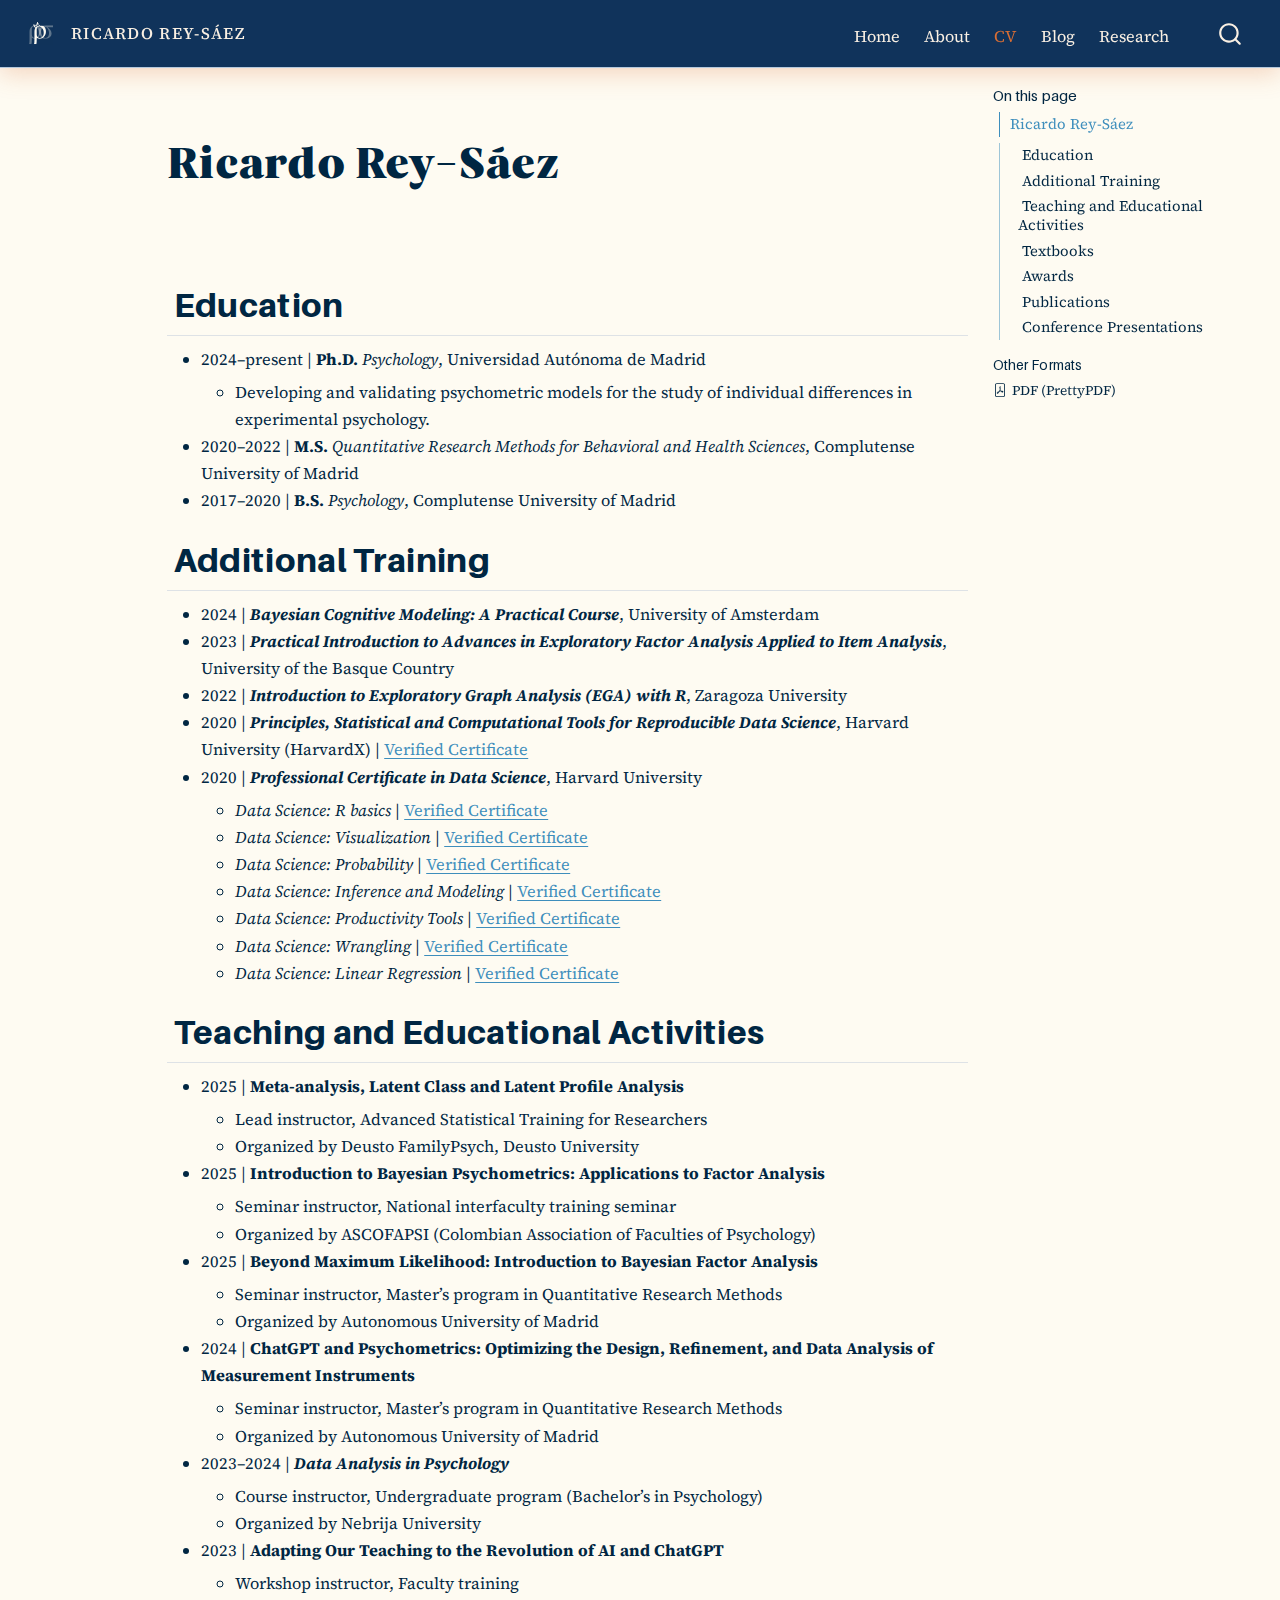
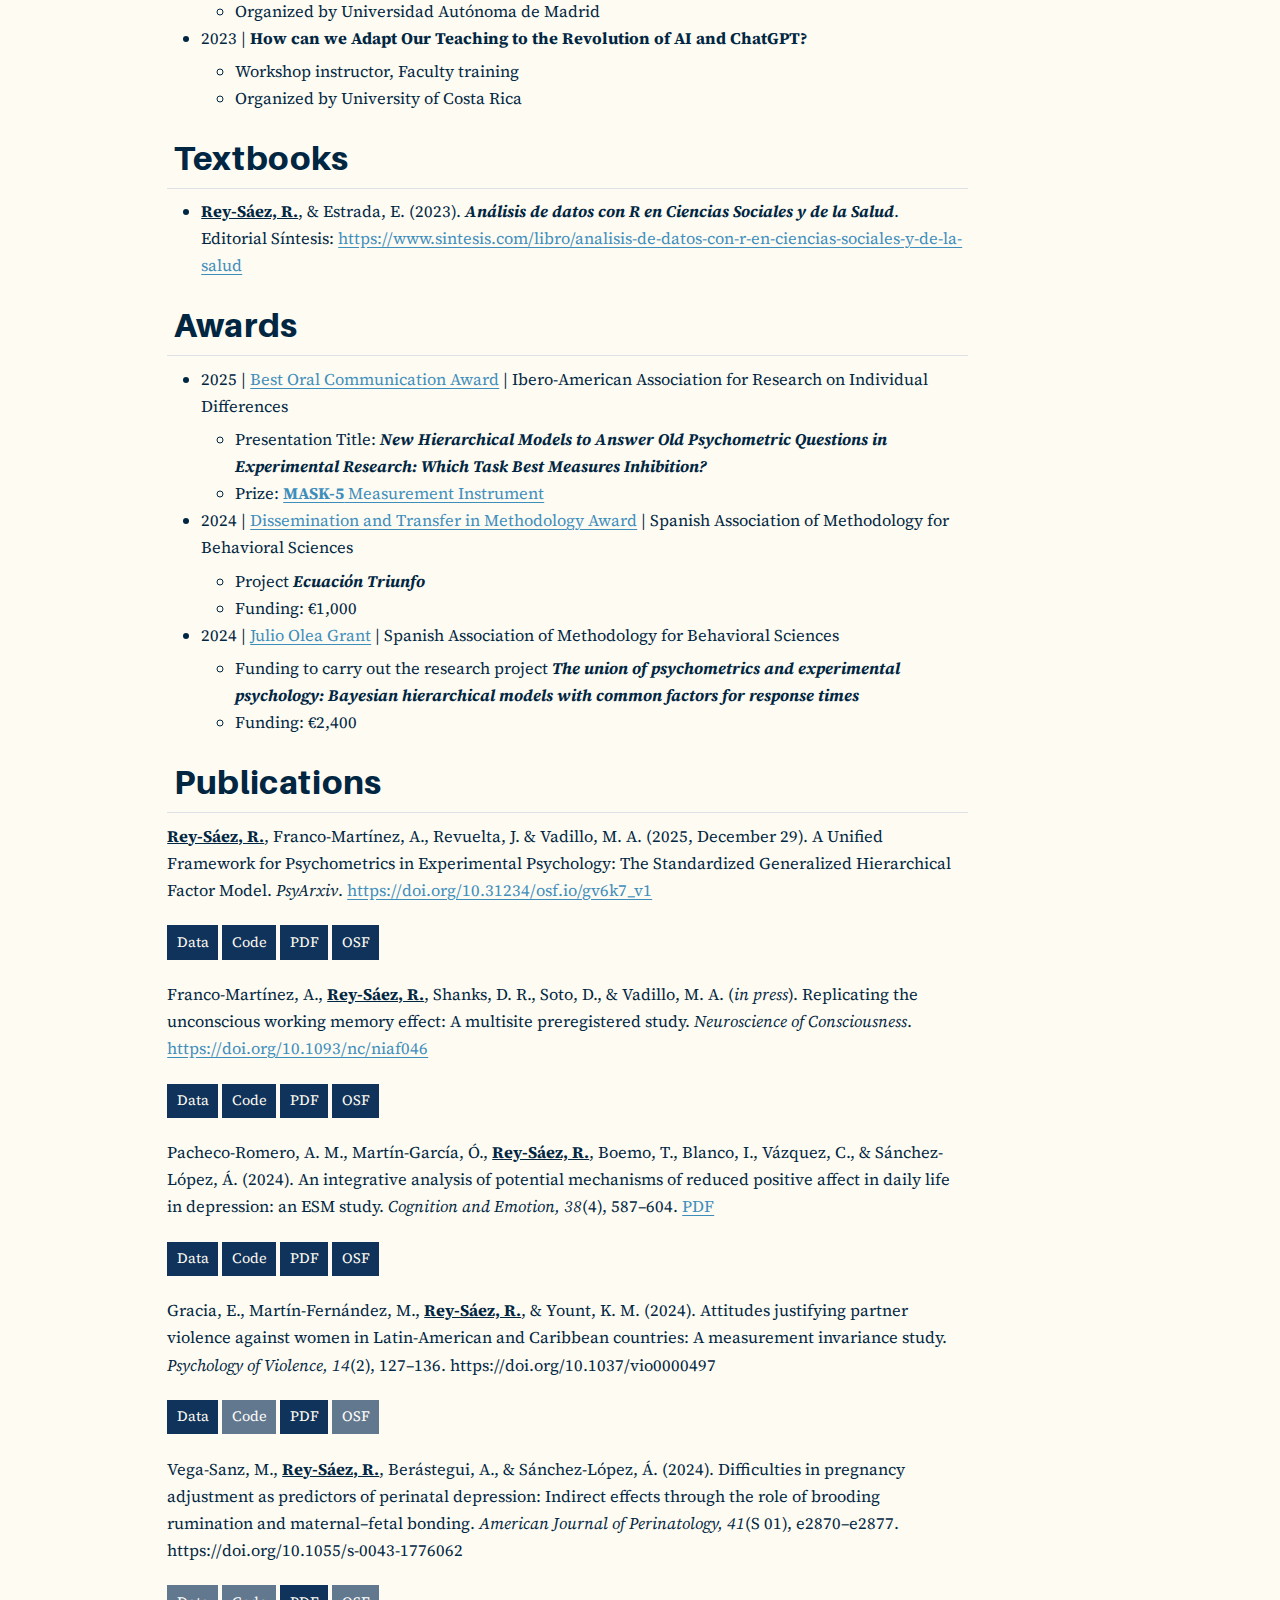
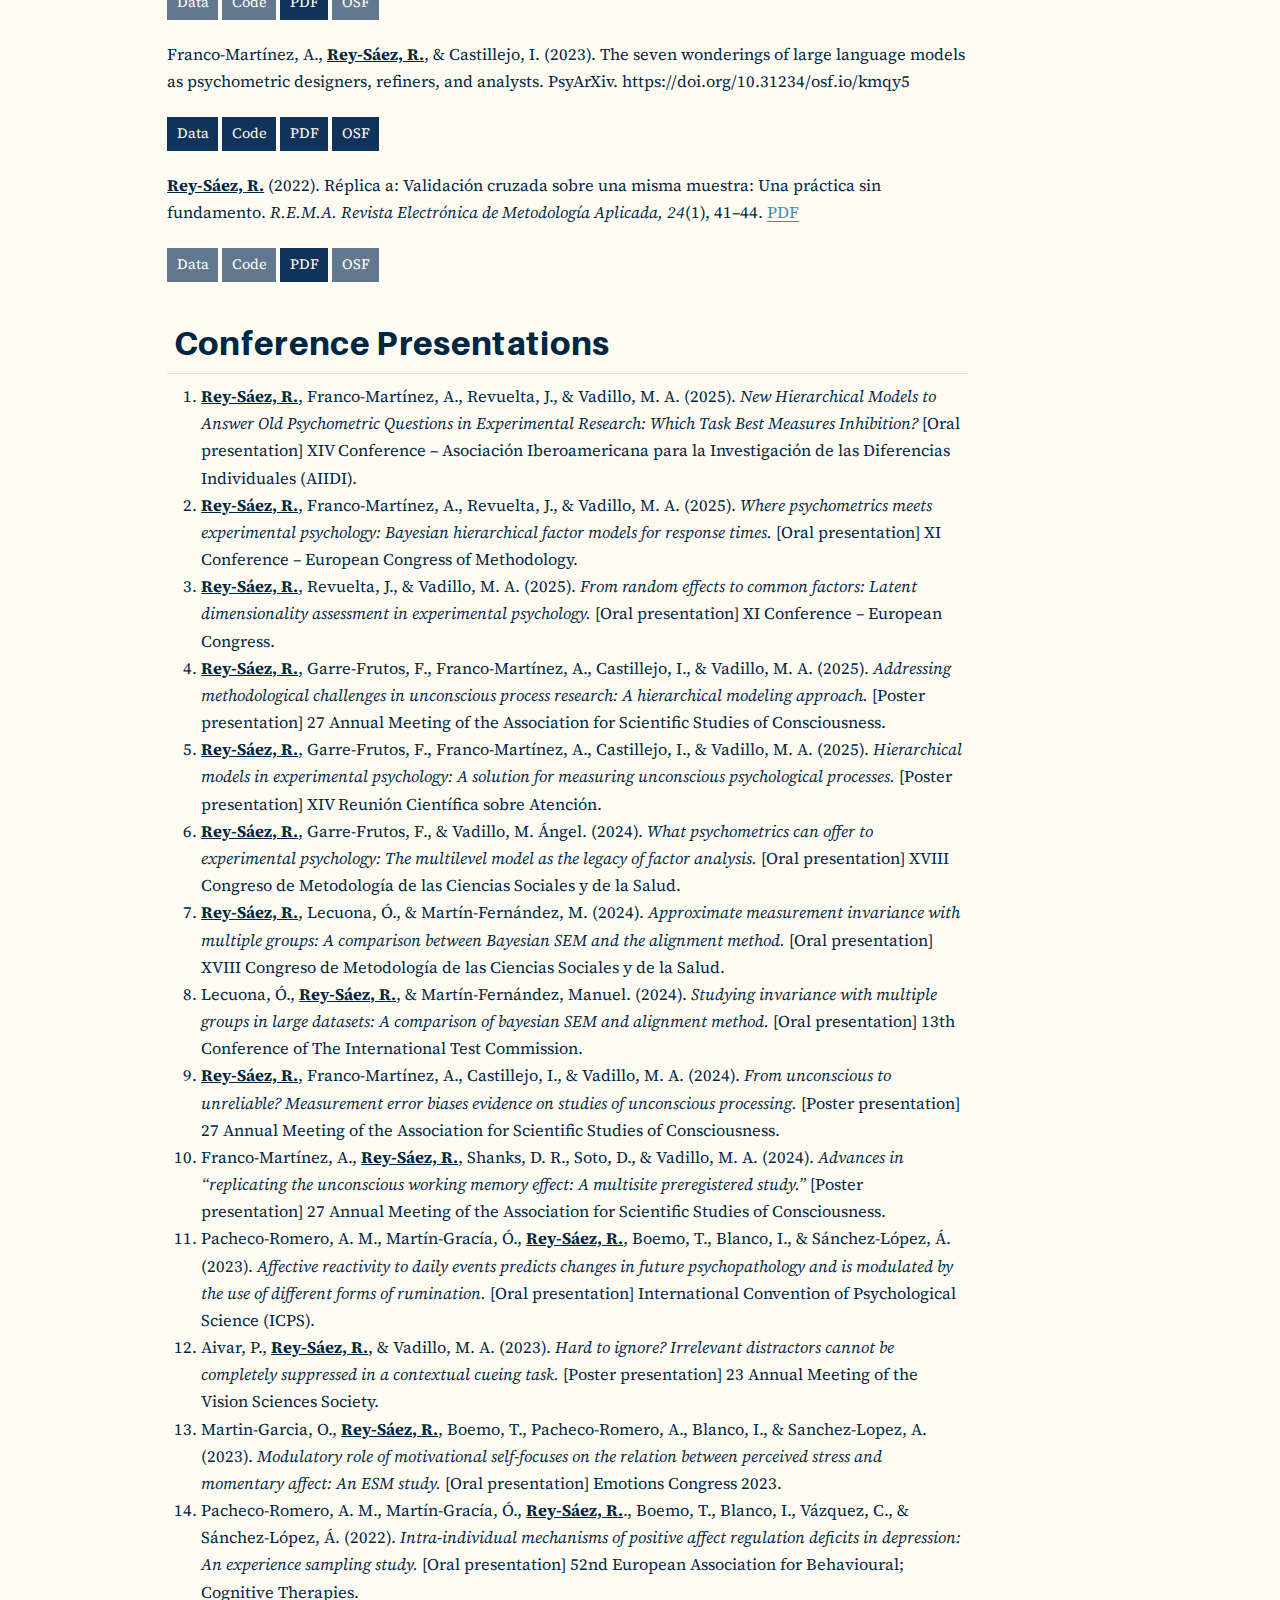
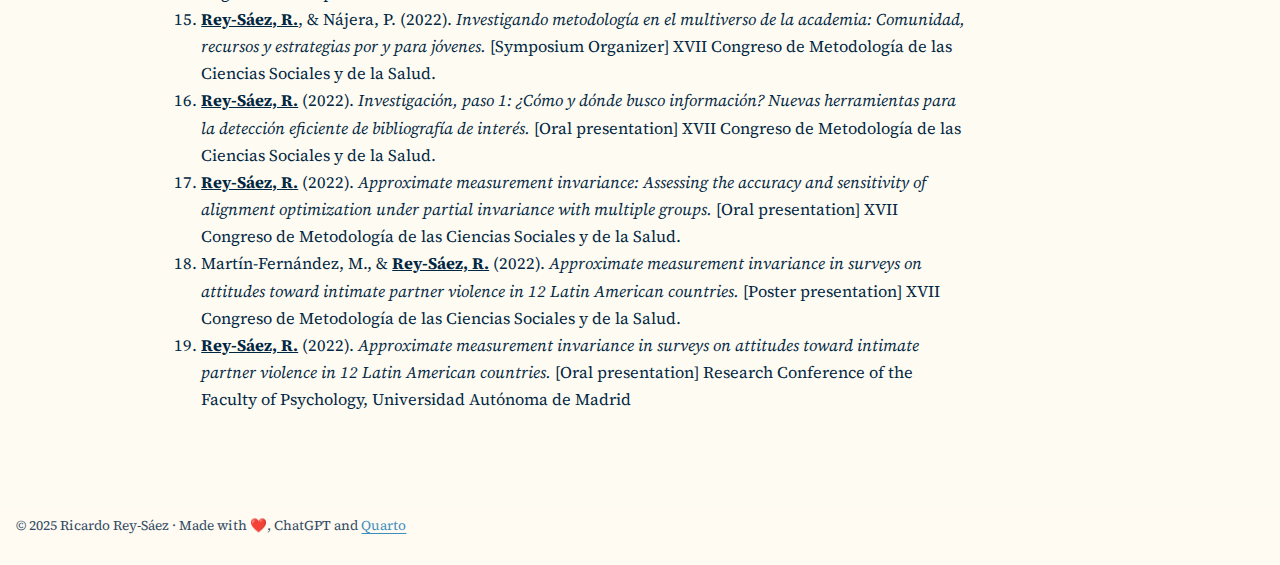
<file: docs/CV/index.html>
<!DOCTYPE html>
<html xmlns="http://www.w3.org/1999/xhtml" lang="en" xml:lang="en"><head>

<meta charset="utf-8">
<meta name="generator" content="quarto-1.7.27">

<meta name="viewport" content="width=device-width, initial-scale=1.0, user-scalable=yes">

<meta name="author" content="">

<title>quarto-input7e77d62c85f8ce0e – Ricardo Rey-Sáez</title>
<style>
code{white-space: pre-wrap;}
span.smallcaps{font-variant: small-caps;}
div.columns{display: flex; gap: min(4vw, 1.5em);}
div.column{flex: auto; overflow-x: auto;}
div.hanging-indent{margin-left: 1.5em; text-indent: -1.5em;}
ul.task-list{list-style: none;}
ul.task-list li input[type="checkbox"] {
  width: 0.8em;
  margin: 0 0.8em 0.2em -1em; /* quarto-specific, see https://github.com/quarto-dev/quarto-cli/issues/4556 */ 
  vertical-align: middle;
}
</style>


<script src="../site_libs/quarto-nav/quarto-nav.js"></script>
<script src="../site_libs/quarto-nav/headroom.min.js"></script>
<script src="../site_libs/clipboard/clipboard.min.js"></script>
<script src="../site_libs/quarto-search/autocomplete.umd.js"></script>
<script src="../site_libs/quarto-search/fuse.min.js"></script>
<script src="../site_libs/quarto-search/quarto-search.js"></script>
<meta name="quarto:offset" content="../">
<link href="../logosRRS/favicon.svg" rel="icon" type="image/svg+xml">
<script src="../site_libs/quarto-html/quarto.js" type="module"></script>
<script src="../site_libs/quarto-html/tabsets/tabsets.js" type="module"></script>
<script src="../site_libs/quarto-html/popper.min.js"></script>
<script src="../site_libs/quarto-html/tippy.umd.min.js"></script>
<link href="../site_libs/quarto-html/tippy.css" rel="stylesheet">
<link href="../site_libs/quarto-html/quarto-syntax-highlighting-c4fb88a7599af4a42f865486fd59166e.css" rel="stylesheet" class="quarto-color-scheme" id="quarto-text-highlighting-styles">
<link href="../site_libs/quarto-html/quarto-syntax-highlighting-dark-53407440417a42589bb34d3db63da45b.css" rel="stylesheet" class="quarto-color-scheme quarto-color-alternate" id="quarto-text-highlighting-styles">
<link href="../site_libs/quarto-html/quarto-syntax-highlighting-c4fb88a7599af4a42f865486fd59166e.css" rel="stylesheet" class="quarto-color-scheme-extra" id="quarto-text-highlighting-styles">
<script src="../site_libs/bootstrap/bootstrap.min.js"></script>
<link href="../site_libs/bootstrap/bootstrap-icons.css" rel="stylesheet">
<link href="../site_libs/bootstrap/bootstrap-45a6b78c17cd6d62274d9d2feb9953d0.min.css" rel="stylesheet" append-hash="true" class="quarto-color-scheme" id="quarto-bootstrap" data-mode="light">
<link href="../site_libs/bootstrap/bootstrap-dark-ea3b4445e8606fefb2b206bb39935713.min.css" rel="stylesheet" append-hash="true" class="quarto-color-scheme quarto-color-alternate" id="quarto-bootstrap" data-mode="dark">
<link href="../site_libs/bootstrap/bootstrap-45a6b78c17cd6d62274d9d2feb9953d0.min.css" rel="stylesheet" append-hash="true" class="quarto-color-scheme-extra" id="quarto-bootstrap" data-mode="light">
<script src="../site_libs/quarto-contrib/iconify-2.1.0/iconify-icon.min.js"></script>
<script id="quarto-search-options" type="application/json">{
  "location": "navbar",
  "copy-button": false,
  "collapse-after": 3,
  "panel-placement": "end",
  "type": "overlay",
  "limit": 50,
  "keyboard-shortcut": [
    "f",
    "/",
    "s"
  ],
  "show-item-context": false,
  "language": {
    "search-no-results-text": "No results",
    "search-matching-documents-text": "matching documents",
    "search-copy-link-title": "Copy link to search",
    "search-hide-matches-text": "Hide additional matches",
    "search-more-match-text": "more match in this document",
    "search-more-matches-text": "more matches in this document",
    "search-clear-button-title": "Clear",
    "search-text-placeholder": "",
    "search-detached-cancel-button-title": "Cancel",
    "search-submit-button-title": "Submit",
    "search-label": "Search"
  }
}</script>
<script async="" src="https://www.googletagmanager.com/gtag/js?id=G-EX8XBWJEYL"></script>

<script type="text/javascript">

window.dataLayer = window.dataLayer || [];
function gtag(){dataLayer.push(arguments);}
gtag('js', new Date());
gtag('config', 'G-EX8XBWJEYL', { 'anonymize_ip': true});
</script>


<meta property="og:title" content="">
<meta property="og:description" content="">
<meta property="og:site_name" content="Ricardo Rey-Sáez">
</head>

<body class="nav-fixed quarto-light"><script id="quarto-html-before-body" type="application/javascript">
    const toggleBodyColorMode = (bsSheetEl) => {
      const mode = bsSheetEl.getAttribute("data-mode");
      const bodyEl = window.document.querySelector("body");
      if (mode === "dark") {
        bodyEl.classList.add("quarto-dark");
        bodyEl.classList.remove("quarto-light");
      } else {
        bodyEl.classList.add("quarto-light");
        bodyEl.classList.remove("quarto-dark");
      }
    }
    const toggleBodyColorPrimary = () => {
      const bsSheetEl = window.document.querySelector("link#quarto-bootstrap:not([rel=disabled-stylesheet])");
      if (bsSheetEl) {
        toggleBodyColorMode(bsSheetEl);
      }
    }
    window.setColorSchemeToggle = (alternate) => {
      const toggles = window.document.querySelectorAll('.quarto-color-scheme-toggle');
      for (let i=0; i < toggles.length; i++) {
        const toggle = toggles[i];
        if (toggle) {
          if (alternate) {
            toggle.classList.add("alternate");
          } else {
            toggle.classList.remove("alternate");
          }
        }
      }
    };
    const toggleColorMode = (alternate) => {
      // Switch the stylesheets
      const primaryStylesheets = window.document.querySelectorAll('link.quarto-color-scheme:not(.quarto-color-alternate)');
      const alternateStylesheets = window.document.querySelectorAll('link.quarto-color-scheme.quarto-color-alternate');
      manageTransitions('#quarto-margin-sidebar .nav-link', false);
      if (alternate) {
        // note: dark is layered on light, we don't disable primary!
        enableStylesheet(alternateStylesheets);
        for (const sheetNode of alternateStylesheets) {
          if (sheetNode.id === "quarto-bootstrap") {
            toggleBodyColorMode(sheetNode);
          }
        }
      } else {
        disableStylesheet(alternateStylesheets);
        enableStylesheet(primaryStylesheets)
        toggleBodyColorPrimary();
      }
      manageTransitions('#quarto-margin-sidebar .nav-link', true);
      // Switch the toggles
      window.setColorSchemeToggle(alternate)
      // Hack to workaround the fact that safari doesn't
      // properly recolor the scrollbar when toggling (#1455)
      if (navigator.userAgent.indexOf('Safari') > 0 && navigator.userAgent.indexOf('Chrome') == -1) {
        manageTransitions("body", false);
        window.scrollTo(0, 1);
        setTimeout(() => {
          window.scrollTo(0, 0);
          manageTransitions("body", true);
        }, 40);
      }
    }
    const disableStylesheet = (stylesheets) => {
      for (let i=0; i < stylesheets.length; i++) {
        const stylesheet = stylesheets[i];
        stylesheet.rel = 'disabled-stylesheet';
      }
    }
    const enableStylesheet = (stylesheets) => {
      for (let i=0; i < stylesheets.length; i++) {
        const stylesheet = stylesheets[i];
        if(stylesheet.rel !== 'stylesheet') { // for Chrome, which will still FOUC without this check
          stylesheet.rel = 'stylesheet';
        }
      }
    }
    const manageTransitions = (selector, allowTransitions) => {
      const els = window.document.querySelectorAll(selector);
      for (let i=0; i < els.length; i++) {
        const el = els[i];
        if (allowTransitions) {
          el.classList.remove('notransition');
        } else {
          el.classList.add('notransition');
        }
      }
    }
    const isFileUrl = () => {
      return window.location.protocol === 'file:';
    }
    window.hasAlternateSentinel = () => {
      let styleSentinel = getColorSchemeSentinel();
      if (styleSentinel !== null) {
        return styleSentinel === "alternate";
      } else {
        return false;
      }
    }
    const setStyleSentinel = (alternate) => {
      const value = alternate ? "alternate" : "default";
      if (!isFileUrl()) {
        window.localStorage.setItem("quarto-color-scheme", value);
      } else {
        localAlternateSentinel = value;
      }
    }
    const getColorSchemeSentinel = () => {
      if (!isFileUrl()) {
        const storageValue = window.localStorage.getItem("quarto-color-scheme");
        return storageValue != null ? storageValue : localAlternateSentinel;
      } else {
        return localAlternateSentinel;
      }
    }
    const toggleGiscusIfUsed = (isAlternate, darkModeDefault) => {
      const baseTheme = document.querySelector('#giscus-base-theme')?.value ?? 'light';
      const alternateTheme = document.querySelector('#giscus-alt-theme')?.value ?? 'dark';
      let newTheme = '';
      if(darkModeDefault) {
        newTheme = isAlternate ? baseTheme : alternateTheme;
      } else {
        newTheme = isAlternate ? alternateTheme : baseTheme;
      }
      const changeGiscusTheme = () => {
        // From: https://github.com/giscus/giscus/issues/336
        const sendMessage = (message) => {
          const iframe = document.querySelector('iframe.giscus-frame');
          if (!iframe) return;
          iframe.contentWindow.postMessage({ giscus: message }, 'https://giscus.app');
        }
        sendMessage({
          setConfig: {
            theme: newTheme
          }
        });
      }
      const isGiscussLoaded = window.document.querySelector('iframe.giscus-frame') !== null;
      if (isGiscussLoaded) {
        changeGiscusTheme();
      }
    };
    const darkModeDefault = false;
      document.querySelector('link#quarto-text-highlighting-styles.quarto-color-scheme-extra').rel = 'disabled-stylesheet';
      document.querySelector('link#quarto-bootstrap.quarto-color-scheme-extra').rel = 'disabled-stylesheet';
    let localAlternateSentinel = darkModeDefault ? 'alternate' : 'default';
    // Dark / light mode switch
    window.quartoToggleColorScheme = () => {
      // Read the current dark / light value
      let toAlternate = !window.hasAlternateSentinel();
      toggleColorMode(toAlternate);
      setStyleSentinel(toAlternate);
      toggleGiscusIfUsed(toAlternate, darkModeDefault);
    };
    // Switch to dark mode if need be
    if (window.hasAlternateSentinel()) {
      toggleColorMode(true);
    } else {
      toggleColorMode(false);
    }
  </script>

<div id="quarto-search-results"></div>
  <header id="quarto-header" class="headroom fixed-top">
    <nav class="navbar navbar-expand-lg " data-bs-theme="dark">
      <div class="navbar-container container-fluid">
      <div class="navbar-brand-container mx-auto">
    <a href="../index.html" class="navbar-brand navbar-brand-logo">
    <img src="../logosRRS/navbar_light.svg" alt="" class="navbar-logo">
    </a>
    <a class="navbar-brand" href="../index.html">
    <span class="navbar-title">Ricardo Rey-Sáez</span>
    </a>
  </div>
            <div id="quarto-search" class="" title="Search"></div>
          <button class="navbar-toggler" type="button" data-bs-toggle="collapse" data-bs-target="#navbarCollapse" aria-controls="navbarCollapse" role="menu" aria-expanded="false" aria-label="Toggle navigation" onclick="if (window.quartoToggleHeadroom) { window.quartoToggleHeadroom(); }">
  <span class="navbar-toggler-icon"></span>
</button>
          <div class="collapse navbar-collapse" id="navbarCollapse">
            <ul class="navbar-nav navbar-nav-scroll ms-auto">
  <li class="nav-item">
    <a class="nav-link" href="../index.html"> 
<span class="menu-text"><iconify-icon role="img" inline="" icon="f7:house-fill" aria-label="Icon house-fill from f7 Iconify.design set." title="Icon house-fill from f7 Iconify.design set."></iconify-icon> Home</span></a>
  </li>  
  <li class="nav-item">
    <a class="nav-link" href="../about/index.html"> 
<span class="menu-text"><iconify-icon role="img" inline="" icon="game-icons:throne-king" aria-label="Icon throne-king from game-icons Iconify.design set." title="Icon throne-king from game-icons Iconify.design set."></iconify-icon> About</span></a>
  </li>  
  <li class="nav-item">
    <a class="nav-link active" href="../CV/index.html" aria-current="page"> 
<span class="menu-text"><iconify-icon role="img" inline="" icon="pepicons-pop:cv" aria-label="Icon cv from pepicons-pop Iconify.design set." title="Icon cv from pepicons-pop Iconify.design set."></iconify-icon> CV</span></a>
  </li>  
  <li class="nav-item">
    <a class="nav-link" href="../blog/index.html"> 
<span class="menu-text"><iconify-icon role="img" inline="" icon="carbon:qq-plot" aria-label="Icon qq-plot from carbon Iconify.design set." title="Icon qq-plot from carbon Iconify.design set."></iconify-icon> Blog</span></a>
  </li>  
  <li class="nav-item">
    <a class="nav-link" href="../research/index.html"> 
<span class="menu-text"><iconify-icon role="img" inline="" icon="iconoir:brain-research" aria-label="Icon brain-research from iconoir Iconify.design set." title="Icon brain-research from iconoir Iconify.design set."></iconify-icon> Research</span></a>
  </li>  
</ul>
          </div> <!-- /navcollapse -->
            <div class="quarto-navbar-tools">
  <a href="" class="quarto-color-scheme-toggle quarto-navigation-tool  px-1" onclick="window.quartoToggleColorScheme(); return false;" title="Toggle dark mode"><i class="bi"></i></a>
</div>
      </div> <!-- /container-fluid -->
    </nav>
</header>
<!-- content -->
<div id="quarto-content" class="quarto-container page-columns page-rows-contents page-layout-article page-navbar">
<!-- sidebar -->
<!-- margin-sidebar -->
    <div id="quarto-margin-sidebar" class="sidebar margin-sidebar">
        <nav id="TOC" role="doc-toc" class="toc-active">
    <h2 id="toc-title">On this page</h2>
   
  <ul>
  <li><a href="#ricardo-rey-sáez" id="toc-ricardo-rey-sáez" class="nav-link active" data-scroll-target="#ricardo-rey-sáez">Ricardo Rey-Sáez</a>
  <ul class="collapse">
  <li><a href="#education" id="toc-education" class="nav-link" data-scroll-target="#education"><iconify-icon role="img" inline="" icon="fa6-solid:graduation-cap" aria-label="Icon graduation-cap from fa6-solid Iconify.design set." title="Icon graduation-cap from fa6-solid Iconify.design set."></iconify-icon> Education</a></li>
  <li><a href="#additional-training" id="toc-additional-training" class="nav-link" data-scroll-target="#additional-training"><iconify-icon role="img" inline="" icon="streamline:global-learning-remix" aria-label="Icon global-learning-remix from streamline Iconify.design set." title="Icon global-learning-remix from streamline Iconify.design set."></iconify-icon> Additional Training</a></li>
  <li><a href="#teaching-and-educational-activities" id="toc-teaching-and-educational-activities" class="nav-link" data-scroll-target="#teaching-and-educational-activities"><iconify-icon role="img" inline="" icon="fa6-solid:chalkboard-user" aria-label="Icon chalkboard-user from fa6-solid Iconify.design set." title="Icon chalkboard-user from fa6-solid Iconify.design set."></iconify-icon> Teaching and Educational Activities</a></li>
  <li><a href="#textbooks" id="toc-textbooks" class="nav-link" data-scroll-target="#textbooks"><iconify-icon role="img" inline="" icon="fa6-solid:book" aria-label="Icon book from fa6-solid Iconify.design set." title="Icon book from fa6-solid Iconify.design set."></iconify-icon> Textbooks</a></li>
  <li><a href="#awards" id="toc-awards" class="nav-link" data-scroll-target="#awards"><iconify-icon role="img" inline="" icon="dashicons:awards" aria-label="Icon awards from dashicons Iconify.design set." title="Icon awards from dashicons Iconify.design set."></iconify-icon> Awards</a></li>
  <li><a href="#publications" id="toc-publications" class="nav-link" data-scroll-target="#publications"><iconify-icon role="img" inline="" icon="ooui:articles-rtl" aria-label="Icon articles-rtl from ooui Iconify.design set." title="Icon articles-rtl from ooui Iconify.design set."></iconify-icon> Publications</a></li>
  <li><a href="#conference-presentations" id="toc-conference-presentations" class="nav-link" data-scroll-target="#conference-presentations"><iconify-icon role="img" inline="" icon="game-icons:teacher" aria-label="Icon teacher from game-icons Iconify.design set." title="Icon teacher from game-icons Iconify.design set."></iconify-icon> Conference Presentations</a></li>
  </ul></li>
  </ul>
<div class="quarto-alternate-formats"><h2>Other Formats</h2><ul><li><a href="index.pdf"><i class="bi bi-file-pdf"></i>PDF (PrettyPDF)</a></li></ul></div></nav>
    </div>
<!-- main -->
<main class="content" id="quarto-document-content"><header id="title-block-header" class="quarto-title-block"></header>





<section id="ricardo-rey-sáez" class="level1">
<h1>Ricardo Rey-Sáez</h1>
<div class="btn-group">
<p><a href="https://x.com/RicardoRey_95" class="icon-link"><iconify-icon role="img" inline="" icon="fa6-brands:twitter" aria-label="Icon twitter from fa6-brands Iconify.design set." title="Icon twitter from fa6-brands Iconify.design set."></iconify-icon></a> <a href="https://bsky.app/profile/ricardoreysaez.bsky.social" class="icon-link"><iconify-icon role="img" inline="" icon="fa6-brands:bluesky" aria-label="Icon bluesky from fa6-brands Iconify.design set." title="Icon bluesky from fa6-brands Iconify.design set."></iconify-icon></a> <a href="https://github.com/rreysa" class="icon-link"><iconify-icon role="img" inline="" icon="fa6-brands:github" aria-label="Icon github from fa6-brands Iconify.design set." title="Icon github from fa6-brands Iconify.design set."></iconify-icon></a> <a href="https://orcid.org/0000-0001-6739-2035" class="icon-link"><iconify-icon role="img" inline="" icon="fa6-brands:orcid" aria-label="Icon orcid from fa6-brands Iconify.design set." title="Icon orcid from fa6-brands Iconify.design set."></iconify-icon></a> <a href="https://www.researchgate.net/profile/Ricardo-Rey-Saez" class="icon-link"><iconify-icon role="img" inline="" icon="fa6-brands:researchgate" aria-label="Icon researchgate from fa6-brands Iconify.design set." title="Icon researchgate from fa6-brands Iconify.design set."></iconify-icon></a> <a href="https://www.youtube.com/@psicometries" class="icon-link"><iconify-icon role="img" inline="" icon="fa6-brands:youtube" aria-label="Icon youtube from fa6-brands Iconify.design set." title="Icon youtube from fa6-brands Iconify.design set."></iconify-icon></a> <a href="mailto:ricardoreysaez95@gmail.com" class="icon-link"><iconify-icon role="img" inline="" icon="mdi:gmail" aria-label="Icon gmail from mdi Iconify.design set." title="Icon gmail from mdi Iconify.design set."></iconify-icon></a></p>
</div>
<section id="education" class="level2">
<h2 data-anchor-id="education"><iconify-icon role="img" inline="" icon="fa6-solid:graduation-cap" aria-label="Icon graduation-cap from fa6-solid Iconify.design set." title="Icon graduation-cap from fa6-solid Iconify.design set."></iconify-icon> Education</h2>
<ul>
<li>2024–present | <strong>Ph.D.</strong> <em>Psychology</em>, Universidad Autónoma de Madrid
<ul>
<li>Developing and validating psychometric models for the study of individual differences in experimental psychology.</li>
</ul></li>
<li>2020–2022 | <strong>M.S.</strong> <em>Quantitative Research Methods for Behavioral and Health Sciences</em>, Complutense University of Madrid</li>
<li>2017–2020 | <strong>B.S.</strong> <em>Psychology</em>, Complutense University of Madrid</li>
</ul>
</section>
<section id="additional-training" class="level2">
<h2 data-anchor-id="additional-training"><iconify-icon role="img" inline="" icon="streamline:global-learning-remix" aria-label="Icon global-learning-remix from streamline Iconify.design set." title="Icon global-learning-remix from streamline Iconify.design set."></iconify-icon> Additional Training</h2>
<ul>
<li>2024 | <strong><em>Bayesian Cognitive Modeling: A Practical Course</em></strong>, University of Amsterdam</li>
<li>2023 | <strong><em>Practical Introduction to Advances in Exploratory Factor Analysis Applied to Item Analysis</em></strong>, University of the Basque Country</li>
<li>2022 | <strong><em>Introduction to Exploratory Graph Analysis (EGA) with R</em></strong>, Zaragoza University</li>
<li>2020 | <strong><em>Principles, Statistical and Computational Tools for Reproducible Data Science</em></strong>, Harvard University (HarvardX) | <a href="https://courses.edx.org/certificates/d9d5e1f33f6f4c4cb9a43da41912cfa6">Verified Certificate</a></li>
<li>2020 | <strong><em>Professional Certificate in Data Science</em></strong>, Harvard University
<ul>
<li><em>Data Science: R basics</em> | <a href="https://courses.edx.org/certificates/2d9521b4289a45adb89344b808b6f60b">Verified Certificate</a><br>
</li>
<li><em>Data Science: Visualization</em> | <a href="https://courses.edx.org/certificates/025e5081c72a40c79428ca56145281d5">Verified Certificate</a><br>
</li>
<li><em>Data Science: Probability</em> | <a href="https://courses.edx.org/certificates/a4747f3de2164ab48da36dc6dbeab1d4">Verified Certificate</a><br>
</li>
<li><em>Data Science: Inference and Modeling</em> | <a href="https://courses.edx.org/certificates/09f023dfd1bf4b8b896db4a905670733">Verified Certificate</a><br>
</li>
<li><em>Data Science: Productivity Tools</em> | <a href="https://courses.edx.org/certificates/b26c03638c3c46e4a97fcb822f70210c">Verified Certificate</a><br>
</li>
<li><em>Data Science: Wrangling</em> | <a href="https://courses.edx.org/certificates/51759921d48a416186b5517318d72135">Verified Certificate</a><br>
</li>
<li><em>Data Science: Linear Regression</em> | <a href="https://courses.edx.org/certificates/470c6bb6fe2b4fe8913208d5edda44a3">Verified Certificate</a></li>
</ul></li>
</ul>
</section>
<section id="teaching-and-educational-activities" class="level2">
<h2 data-anchor-id="teaching-and-educational-activities"><iconify-icon role="img" inline="" icon="fa6-solid:chalkboard-user" aria-label="Icon chalkboard-user from fa6-solid Iconify.design set." title="Icon chalkboard-user from fa6-solid Iconify.design set."></iconify-icon> Teaching and Educational Activities</h2>
<ul>
<li>2025 | <strong>Meta-analysis, Latent Class and Latent Profile Analysis</strong>
<ul>
<li>Lead instructor, Advanced Statistical Training for Researchers<br>
</li>
<li>Organized by Deusto FamilyPsych, Deusto University</li>
</ul></li>
<li>2025 | <strong>Introduction to Bayesian Psychometrics: Applications to Factor Analysis</strong>
<ul>
<li>Seminar instructor, National interfaculty training seminar<br>
</li>
<li>Organized by ASCOFAPSI (Colombian Association of Faculties of Psychology)</li>
</ul></li>
<li>2025 | <strong>Beyond Maximum Likelihood: Introduction to Bayesian Factor Analysis</strong>
<ul>
<li>Seminar instructor, Master’s program in Quantitative Research Methods<br>
</li>
<li>Organized by Autonomous University of Madrid</li>
</ul></li>
<li>2024 | <strong>ChatGPT and Psychometrics: Optimizing the Design, Refinement, and Data Analysis of Measurement Instruments</strong>
<ul>
<li>Seminar instructor, Master’s program in Quantitative Research Methods<br>
</li>
<li>Organized by Autonomous University of Madrid</li>
</ul></li>
<li>2023–2024 | <strong><em>Data Analysis in Psychology</em></strong>
<ul>
<li>Course instructor, Undergraduate program (Bachelor’s in Psychology)<br>
</li>
<li>Organized by Nebrija University</li>
</ul></li>
<li>2023 | <strong>Adapting Our Teaching to the Revolution of AI and ChatGPT</strong>
<ul>
<li>Workshop instructor, Faculty training<br>
</li>
<li>Organized by Universidad Autónoma de Madrid</li>
</ul></li>
<li>2023 | <strong>How can we Adapt Our Teaching to the Revolution of AI and ChatGPT?</strong>
<ul>
<li>Workshop instructor, Faculty training<br>
</li>
<li>Organized by University of Costa Rica</li>
</ul></li>
</ul>
</section>
<section id="textbooks" class="level2">
<h2 data-anchor-id="textbooks"><iconify-icon role="img" inline="" icon="fa6-solid:book" aria-label="Icon book from fa6-solid Iconify.design set." title="Icon book from fa6-solid Iconify.design set."></iconify-icon> Textbooks</h2>
<ul>
<li><u><strong>Rey-Sáez, R.</strong></u>, &amp; Estrada, E. (2023). <strong><em>Análisis de datos con R en Ciencias Sociales y de la Salud</em></strong>. Editorial Síntesis: <a href="https://www.sintesis.com/libro/analisis-de-datos-con-r-en-ciencias-sociales-y-de-la-salud" class="uri">https://www.sintesis.com/libro/analisis-de-datos-con-r-en-ciencias-sociales-y-de-la-salud</a></li>
</ul>
</section>
<section id="awards" class="level2">
<h2 data-anchor-id="awards"><iconify-icon role="img" inline="" icon="dashicons:awards" aria-label="Icon awards from dashicons Iconify.design set." title="Icon awards from dashicons Iconify.design set."></iconify-icon> Awards</h2>
<ul>
<li>2025 | <a href="https://sites.google.com/view/xiv-jornadas-aiidi-2025/inicio">Best Oral Communication Award</a> | Ibero-American Association for Research on Individual Differences
<ul>
<li>Presentation Title: <strong><em>New Hierarchical Models to Answer Old Psychometric Questions in Experimental Research: Which Task Best Measures Inhibition?</em></strong><br>
</li>
<li>Prize: <a href="https://www.hogrefe-tea.com/public/catalogo/producto/MASK-5-Cuestionario-de-Personalidad-de-los-Big-Five"><strong>MASK-5</strong> Measurement Instrument</a></li>
</ul></li>
<li>2024 | <a href="https://www.aemcco.org/listado_noimg.php?Seccion=Premios%20AEMCCO">Dissemination and Transfer in Methodology Award</a> | Spanish Association of Methodology for Behavioral Sciences
<ul>
<li>Project <strong><em>Ecuación Triunfo</em></strong><br>
</li>
<li>Funding: €1,000</li>
</ul></li>
<li>2024 | <a href="https://www.aemcco.org/listado_noimg.php?Seccion=Ayudas%20AEMCCO">Julio Olea Grant</a> | Spanish Association of Methodology for Behavioral Sciences
<ul>
<li>Funding to carry out the research project <strong><em>The union of psychometrics and experimental psychology: Bayesian hierarchical models with common factors for response times</em></strong><br>
</li>
<li>Funding: €2,400</li>
</ul></li>
</ul>
</section>
<section id="publications" class="level2">
<h2 data-anchor-id="publications"><iconify-icon role="img" inline="" icon="ooui:articles-rtl" aria-label="Icon articles-rtl from ooui Iconify.design set." title="Icon articles-rtl from ooui Iconify.design set."></iconify-icon> Publications</h2>
<p><u><strong>Rey-Sáez, R.</strong></u>, Franco-Martínez, A., Revuelta, J. &amp; Vadillo, M. A. (2025, December 29). A Unified Framework for Psychometrics in Experimental Psychology: The Standardized Generalized Hierarchical Factor Model. <em>PsyArxiv</em>. <a href="https://doi.org/10.31234/osf.io/gv6k7_v1" class="uri">https://doi.org/10.31234/osf.io/gv6k7_v1</a></p>
<div class="btn-group" role="group" aria-label="Open Science Links">
<p><a href="https://osf.io/5dutv/files/osfstorage" class="btn-sm btn btn-primary" aria-label="Data">Data</a> <a href="https://osf.io/5dutv/files/osfstorage" class="btn-sm btn btn-primary" aria-label="Code">Code</a> <a href="https://osf.io/preprints/psyarxiv/gv6k7_v1" class="btn-sm btn btn-primary" aria-label="PDF">PDF</a> <a href="https://osf.io/5dutv/overview" class="btn-sm btn btn-primary" aria-label="OSF project">OSF</a></p>
</div>
<p>Franco-Martínez, A., <u><strong>Rey-Sáez, R.</strong></u>, Shanks, D. R., Soto, D., &amp; Vadillo, M. A. (<em>in press</em>). Replicating the unconscious working memory effect: A multisite preregistered study. <em>Neuroscience of Consciousness</em>. <a href="https://doi.org/10.1093/nc/niaf046" class="uri">https://doi.org/10.1093/nc/niaf046</a></p>
<div class="btn-group" role="group" aria-label="Open Science Links">
<p><a href="https://osf.io/xzv9t/overview" class="btn-sm btn btn-primary" aria-label="Data">Data</a> <a href="https://osf.io/xzv9t/overview" class="btn-sm btn btn-primary" aria-label="Code">Code</a> <a href="https://osf.io/preprints/psyarxiv/sj7fz_v1" class="btn-sm btn btn-primary" aria-label="PDF">PDF</a> <a href="https://osf.io/xzv9t" class="btn-sm btn btn-primary" aria-label="OSF project">OSF</a></p>
</div>
<p>Pacheco-Romero, A. M., Martín-García, Ó., <u><strong>Rey-Sáez, R.</strong></u>, Boemo, T., Blanco, I., Vázquez, C., &amp; Sánchez-López, Á. (2024). An integrative analysis of potential mechanisms of reduced positive affect in daily life in depression: an ESM study. <em>Cognition and Emotion, 38</em>(4), 587–604. <a href="https://www.tandfonline.com/doi/epdf/10.1080/02699931.2024.2314066?needAccess=true">PDF</a></p>
<div class="btn-group" role="group" aria-label="Open Science Links">
<p><a href="https://osf.io/qx4bg" class="btn-sm btn btn-primary" aria-label="Data">Data</a> <a href="https://osf.io/g5zw9" class="btn-sm btn btn-primary" aria-label="Code">Code</a> <a href="https://www.tandfonline.com/doi/epdf/10.1080/02699931.2024.2314066?needAccess=true" class="btn-sm btn btn-primary" aria-label="PDF">PDF</a> <a href="https://osf.io/qx4bg" class="btn-sm btn btn-primary" aria-label="OSF project">OSF</a></p>
</div>
<p>Gracia, E., Martín-Fernández, M., <u><strong>Rey-Sáez, R.</strong></u>, &amp; Yount, K. M. (2024). Attitudes justifying partner violence against women in Latin-American and Caribbean countries: A measurement invariance study. <em>Psychology of Violence, 14</em>(2), 127–136. https://doi.org/10.1037/vio0000497</p>
<div class="btn-group" role="group" aria-label="Open Science Links">
<p><a href="https://mics.unicef.org/surveys" class="btn-sm btn btn-primary" aria-label="Data">Data</a> <a href="" class="btn-sm btn disabled btn-primary" title="code unavailable">Code</a> <a href="https://psycnet.apa.org/doiLanding?doi=10.1037%2Fvio0000497" class="btn-sm btn btn-primary" aria-label="PDF">PDF</a> <a href="" class="btn-sm btn disabled btn-primary" title="OSF unavailable">OSF</a></p>
</div>
<p>Vega-Sanz, M., <u><strong>Rey-Sáez, R.</strong></u>, Berástegui, A., &amp; Sánchez-López, Á. (2024). Difficulties in pregnancy adjustment as predictors of perinatal depression: Indirect effects through the role of brooding rumination and maternal–fetal bonding. <em>American Journal of Perinatology, 41</em>(S 01), e2870–e2877. https://doi.org/10.1055/s-0043-1776062</p>
<div class="btn-group" role="group" aria-label="Open Science Links">
<p><a href="" class="btn-sm btn disabled btn-primary" title="data unavailable">Data</a> <a href="" class="btn-sm btn disabled btn-primary" title="code unavailable">Code</a> <a href="https://www.thieme-connect.de/products/ejournals/html/10.1055/s-0043-1776062" class="btn-sm btn btn-primary" aria-label="PDF">PDF</a> <a href="" class="btn-sm btn disabled btn-primary" title="OSF unavailable">OSF</a></p>
</div>
<p>Franco-Martínez, A., <u><strong>Rey-Sáez, R.</strong></u>, &amp; Castillejo, I. (2023). The seven wonderings of large language models as psychometric designers, refiners, and analysts. PsyArXiv. https://doi.org/10.31234/osf.io/kmqy5</p>
<div class="btn-group" role="group" aria-label="Open Science Links">
<p><a href="https://osf.io/f2an4" class="btn-sm btn btn-primary" aria-label="Data">Data</a> <a href="https://osf.io/f2an4" class="btn-sm btn btn-primary" aria-label="Code">Code</a> <a href="https://osf.io/preprints/psyarxiv/kmqy5_v1" class="btn-sm btn btn-primary" aria-label="PDF">PDF</a> <a href="https://osf.io/7kce5" class="btn-sm btn btn-primary" aria-label="OSF project">OSF</a></p>
</div>
<p><u><strong>Rey-Sáez, R.</strong></u> (2022). Réplica a: Validación cruzada sobre una misma muestra: Una práctica sin fundamento. <em>R.E.M.A. Revista Electrónica de Metodología Aplicada, 24</em>(1), 41–44. <a href="https://reunido.uniovi.es/index.php/Rema/article/view/17634">PDF</a></p>
<div class="btn-group" role="group" aria-label="Open Science Links">
<p><a href="" class="btn-sm btn disabled btn-primary" title="data unavailable">Data</a> <a href="" class="btn-sm btn disabled btn-primary" title="code unavailable">Code</a> <a href="https://reunido.uniovi.es/index.php/Rema/article/view/17634" class="btn-sm btn btn-primary" aria-label="PDF">PDF</a> <a href="" class="btn-sm btn disabled btn-primary" title="OSF unavailable">OSF</a></p>
</div>
</section>
<section id="conference-presentations" class="level2">
<h2 data-anchor-id="conference-presentations"><iconify-icon role="img" inline="" icon="game-icons:teacher" aria-label="Icon teacher from game-icons Iconify.design set." title="Icon teacher from game-icons Iconify.design set."></iconify-icon> Conference Presentations</h2>
<ol type="1">
<li><u><strong>Rey-Sáez, R.</strong></u>, Franco-Martínez, A., Revuelta, J., &amp; Vadillo, M. A. (2025). <em>New Hierarchical Models to Answer Old Psychometric Questions in Experimental Research: Which Task Best Measures Inhibition?</em> [Oral presentation] XIV Conference – Asociación Iberoamericana para la Investigación de las Diferencias Individuales (AIIDI).</li>
<li><u><strong>Rey-Sáez, R.</strong></u>, Franco-Martínez, A., Revuelta, J., &amp; Vadillo, M. A. (2025). <em>Where psychometrics meets experimental psychology: Bayesian hierarchical factor models for response times.</em> [Oral presentation] XI Conference – European Congress of Methodology.</li>
<li><u><strong>Rey-Sáez, R.</strong></u>, Revuelta, J., &amp; Vadillo, M. A. (2025). <em>From random effects to common factors: Latent dimensionality assessment in experimental psychology.</em> [Oral presentation] XI Conference – European Congress.</li>
<li><u><strong>Rey-Sáez, R.</strong></u>, Garre-Frutos, F., Franco-Martínez, A., Castillejo, I., &amp; Vadillo, M. A. (2025). <em>Addressing methodological challenges in unconscious process research: A hierarchical modeling approach.</em> [Poster presentation] 27 Annual Meeting of the Association for Scientific Studies of Consciousness.</li>
<li><u><strong>Rey-Sáez, R.</strong></u>, Garre-Frutos, F., Franco-Martínez, A., Castillejo, I., &amp; Vadillo, M. A. (2025). <em>Hierarchical models in experimental psychology: A solution for measuring unconscious psychological processes.</em> [Poster presentation] XIV Reunión Científica sobre Atención.</li>
<li><u><strong>Rey-Sáez, R.</strong></u>, Garre-Frutos, F., &amp; Vadillo, M. Ángel. (2024). <em>What psychometrics can offer to experimental psychology: The multilevel model as the legacy of factor analysis.</em> [Oral presentation] XVIII Congreso de Metodología de las Ciencias Sociales y de la Salud.</li>
<li><u><strong>Rey-Sáez, R.</strong></u>, Lecuona, Ó., &amp; Martín-Fernández, M. (2024). <em>Approximate measurement invariance with multiple groups: A comparison between Bayesian SEM and the alignment method.</em> [Oral presentation] XVIII Congreso de Metodología de las Ciencias Sociales y de la Salud.</li>
<li>Lecuona, Ó., <u><strong>Rey-Sáez, R.</strong></u>, &amp; Martín-Fernández, Manuel. (2024). <em>Studying invariance with multiple groups in large datasets: A comparison of bayesian SEM and alignment method.</em> [Oral presentation] 13th Conference of The International Test Commission.</li>
<li><u><strong>Rey-Sáez, R.</strong></u>, Franco-Martínez, A., Castillejo, I., &amp; Vadillo, M. A. (2024). <em>From unconscious to unreliable? Measurement error biases evidence on studies of unconscious processing.</em> [Poster presentation] 27 Annual Meeting of the Association for Scientific Studies of Consciousness.</li>
<li>Franco-Martínez, A., <u><strong>Rey-Sáez, R.</strong></u>, Shanks, D. R., Soto, D., &amp; Vadillo, M. A. (2024). <em>Advances in “replicating the unconscious working memory effect: A multisite preregistered study.”</em> [Poster presentation] 27 Annual Meeting of the Association for Scientific Studies of Consciousness.</li>
<li>Pacheco-Romero, A. M., Martín-Gracía, Ó., <u><strong>Rey-Sáez, R.</strong></u>, Boemo, T., Blanco, I., &amp; Sánchez-López, Á. (2023). <em>Affective reactivity to daily events predicts changes in future psychopathology and is modulated by the use of different forms of rumination.</em> [Oral presentation] International Convention of Psychological Science (ICPS).</li>
<li>Aivar, P., <u><strong>Rey-Sáez, R.</strong></u>, &amp; Vadillo, M. A. (2023). <em>Hard to ignore? Irrelevant distractors cannot be completely suppressed in a contextual cueing task.</em> [Poster presentation] 23 Annual Meeting of the Vision Sciences Society.</li>
<li>Martin-Garcia, O., <u><strong>Rey-Sáez, R.</strong></u>, Boemo, T., Pacheco-Romero, A., Blanco, I., &amp; Sanchez-Lopez, A. (2023). <em>Modulatory role of motivational self-focuses on the relation between perceived stress and momentary affect: An ESM study.</em> [Oral presentation] Emotions Congress 2023.</li>
<li>Pacheco-Romero, A. M., Martín-Gracía, Ó., <u><strong>Rey-Sáez, R.</strong></u>., Boemo, T., Blanco, I., Vázquez, C., &amp; Sánchez-López, Á. (2022). <em>Intra-individual mechanisms of positive affect regulation deficits in depression: An experience sampling study.</em> [Oral presentation] 52nd European Association for Behavioural; Cognitive Therapies.</li>
<li><u><strong>Rey-Sáez, R.</strong></u>, &amp; Nájera, P. (2022). <em>Investigando metodología en el multiverso de la academia: Comunidad, recursos y estrategias por y para jóvenes.</em> [Symposium Organizer] XVII Congreso de Metodología de las Ciencias Sociales y de la Salud.</li>
<li><u><strong>Rey-Sáez, R.</strong></u> (2022). <em>Investigación, paso 1: ¿Cómo y dónde busco información? Nuevas herramientas para la detección eficiente de bibliografía de interés.</em> [Oral presentation] XVII Congreso de Metodología de las Ciencias Sociales y de la Salud.</li>
<li><u><strong>Rey-Sáez, R.</strong></u> (2022). <em>Approximate measurement invariance: Assessing the accuracy and sensitivity of alignment optimization under partial invariance with multiple groups.</em> [Oral presentation] XVII Congreso de Metodología de las Ciencias Sociales y de la Salud.</li>
<li>Martín-Fernández, M., &amp; <u><strong>Rey-Sáez, R.</strong></u> (2022). <em>Approximate measurement invariance in surveys on attitudes toward intimate partner violence in 12 Latin American countries.</em> [Poster presentation] XVII Congreso de Metodología de las Ciencias Sociales y de la Salud.</li>
<li><u><strong>Rey-Sáez, R.</strong></u> (2022). <em>Approximate measurement invariance in surveys on attitudes toward intimate partner violence in 12 Latin American countries.</em> [Oral presentation] Research Conference of the Faculty of Psychology, Universidad Autónoma de Madrid</li>
</ol>


</section>
</section>

<a onclick="window.scrollTo(0, 0); return false;" role="button" id="quarto-back-to-top"><i class="bi bi-arrow-up"></i> Back to top</a></main> <!-- /main -->
<script id="quarto-html-after-body" type="application/javascript">
  window.document.addEventListener("DOMContentLoaded", function (event) {
    // Ensure there is a toggle, if there isn't float one in the top right
    if (window.document.querySelector('.quarto-color-scheme-toggle') === null) {
      const a = window.document.createElement('a');
      a.classList.add('top-right');
      a.classList.add('quarto-color-scheme-toggle');
      a.href = "";
      a.onclick = function() { try { window.quartoToggleColorScheme(); } catch {} return false; };
      const i = window.document.createElement("i");
      i.classList.add('bi');
      a.appendChild(i);
      window.document.body.appendChild(a);
    }
    window.setColorSchemeToggle(window.hasAlternateSentinel())
    const isCodeAnnotation = (el) => {
      for (const clz of el.classList) {
        if (clz.startsWith('code-annotation-')) {                     
          return true;
        }
      }
      return false;
    }
    const onCopySuccess = function(e) {
      // button target
      const button = e.trigger;
      // don't keep focus
      button.blur();
      // flash "checked"
      button.classList.add('code-copy-button-checked');
      var currentTitle = button.getAttribute("title");
      button.setAttribute("title", "Copied!");
      let tooltip;
      if (window.bootstrap) {
        button.setAttribute("data-bs-toggle", "tooltip");
        button.setAttribute("data-bs-placement", "left");
        button.setAttribute("data-bs-title", "Copied!");
        tooltip = new bootstrap.Tooltip(button, 
          { trigger: "manual", 
            customClass: "code-copy-button-tooltip",
            offset: [0, -8]});
        tooltip.show();    
      }
      setTimeout(function() {
        if (tooltip) {
          tooltip.hide();
          button.removeAttribute("data-bs-title");
          button.removeAttribute("data-bs-toggle");
          button.removeAttribute("data-bs-placement");
        }
        button.setAttribute("title", currentTitle);
        button.classList.remove('code-copy-button-checked');
      }, 1000);
      // clear code selection
      e.clearSelection();
    }
    const getTextToCopy = function(trigger) {
        const codeEl = trigger.previousElementSibling.cloneNode(true);
        for (const childEl of codeEl.children) {
          if (isCodeAnnotation(childEl)) {
            childEl.remove();
          }
        }
        return codeEl.innerText;
    }
    const clipboard = new window.ClipboardJS('.code-copy-button:not([data-in-quarto-modal])', {
      text: getTextToCopy
    });
    clipboard.on('success', onCopySuccess);
    if (window.document.getElementById('quarto-embedded-source-code-modal')) {
      const clipboardModal = new window.ClipboardJS('.code-copy-button[data-in-quarto-modal]', {
        text: getTextToCopy,
        container: window.document.getElementById('quarto-embedded-source-code-modal')
      });
      clipboardModal.on('success', onCopySuccess);
    }
      var localhostRegex = new RegExp(/^(?:http|https):\/\/localhost\:?[0-9]*\//);
      var mailtoRegex = new RegExp(/^mailto:/);
        var filterRegex = new RegExp("https:\/\/ricardoreysaez\.github\.io\/");
      var isInternal = (href) => {
          return filterRegex.test(href) || localhostRegex.test(href) || mailtoRegex.test(href);
      }
      // Inspect non-navigation links and adorn them if external
     var links = window.document.querySelectorAll('a[href]:not(.nav-link):not(.navbar-brand):not(.toc-action):not(.sidebar-link):not(.sidebar-item-toggle):not(.pagination-link):not(.no-external):not([aria-hidden]):not(.dropdown-item):not(.quarto-navigation-tool):not(.about-link)');
      for (var i=0; i<links.length; i++) {
        const link = links[i];
        if (!isInternal(link.href)) {
          // undo the damage that might have been done by quarto-nav.js in the case of
          // links that we want to consider external
          if (link.dataset.originalHref !== undefined) {
            link.href = link.dataset.originalHref;
          }
            // target, if specified
            link.setAttribute("target", "_blank");
            if (link.getAttribute("rel") === null) {
              link.setAttribute("rel", "noopener");
            }
        }
      }
    function tippyHover(el, contentFn, onTriggerFn, onUntriggerFn) {
      const config = {
        allowHTML: true,
        maxWidth: 500,
        delay: 100,
        arrow: false,
        appendTo: function(el) {
            return el.parentElement;
        },
        interactive: true,
        interactiveBorder: 10,
        theme: 'quarto',
        placement: 'bottom-start',
      };
      if (contentFn) {
        config.content = contentFn;
      }
      if (onTriggerFn) {
        config.onTrigger = onTriggerFn;
      }
      if (onUntriggerFn) {
        config.onUntrigger = onUntriggerFn;
      }
      window.tippy(el, config); 
    }
    const noterefs = window.document.querySelectorAll('a[role="doc-noteref"]');
    for (var i=0; i<noterefs.length; i++) {
      const ref = noterefs[i];
      tippyHover(ref, function() {
        // use id or data attribute instead here
        let href = ref.getAttribute('data-footnote-href') || ref.getAttribute('href');
        try { href = new URL(href).hash; } catch {}
        const id = href.replace(/^#\/?/, "");
        const note = window.document.getElementById(id);
        if (note) {
          return note.innerHTML;
        } else {
          return "";
        }
      });
    }
    const xrefs = window.document.querySelectorAll('a.quarto-xref');
    const processXRef = (id, note) => {
      // Strip column container classes
      const stripColumnClz = (el) => {
        el.classList.remove("page-full", "page-columns");
        if (el.children) {
          for (const child of el.children) {
            stripColumnClz(child);
          }
        }
      }
      stripColumnClz(note)
      if (id === null || id.startsWith('sec-')) {
        // Special case sections, only their first couple elements
        const container = document.createElement("div");
        if (note.children && note.children.length > 2) {
          container.appendChild(note.children[0].cloneNode(true));
          for (let i = 1; i < note.children.length; i++) {
            const child = note.children[i];
            if (child.tagName === "P" && child.innerText === "") {
              continue;
            } else {
              container.appendChild(child.cloneNode(true));
              break;
            }
          }
          if (window.Quarto?.typesetMath) {
            window.Quarto.typesetMath(container);
          }
          return container.innerHTML
        } else {
          if (window.Quarto?.typesetMath) {
            window.Quarto.typesetMath(note);
          }
          return note.innerHTML;
        }
      } else {
        // Remove any anchor links if they are present
        const anchorLink = note.querySelector('a.anchorjs-link');
        if (anchorLink) {
          anchorLink.remove();
        }
        if (window.Quarto?.typesetMath) {
          window.Quarto.typesetMath(note);
        }
        if (note.classList.contains("callout")) {
          return note.outerHTML;
        } else {
          return note.innerHTML;
        }
      }
    }
    for (var i=0; i<xrefs.length; i++) {
      const xref = xrefs[i];
      tippyHover(xref, undefined, function(instance) {
        instance.disable();
        let url = xref.getAttribute('href');
        let hash = undefined; 
        if (url.startsWith('#')) {
          hash = url;
        } else {
          try { hash = new URL(url).hash; } catch {}
        }
        if (hash) {
          const id = hash.replace(/^#\/?/, "");
          const note = window.document.getElementById(id);
          if (note !== null) {
            try {
              const html = processXRef(id, note.cloneNode(true));
              instance.setContent(html);
            } finally {
              instance.enable();
              instance.show();
            }
          } else {
            // See if we can fetch this
            fetch(url.split('#')[0])
            .then(res => res.text())
            .then(html => {
              const parser = new DOMParser();
              const htmlDoc = parser.parseFromString(html, "text/html");
              const note = htmlDoc.getElementById(id);
              if (note !== null) {
                const html = processXRef(id, note);
                instance.setContent(html);
              } 
            }).finally(() => {
              instance.enable();
              instance.show();
            });
          }
        } else {
          // See if we can fetch a full url (with no hash to target)
          // This is a special case and we should probably do some content thinning / targeting
          fetch(url)
          .then(res => res.text())
          .then(html => {
            const parser = new DOMParser();
            const htmlDoc = parser.parseFromString(html, "text/html");
            const note = htmlDoc.querySelector('main.content');
            if (note !== null) {
              // This should only happen for chapter cross references
              // (since there is no id in the URL)
              // remove the first header
              if (note.children.length > 0 && note.children[0].tagName === "HEADER") {
                note.children[0].remove();
              }
              const html = processXRef(null, note);
              instance.setContent(html);
            } 
          }).finally(() => {
            instance.enable();
            instance.show();
          });
        }
      }, function(instance) {
      });
    }
        let selectedAnnoteEl;
        const selectorForAnnotation = ( cell, annotation) => {
          let cellAttr = 'data-code-cell="' + cell + '"';
          let lineAttr = 'data-code-annotation="' +  annotation + '"';
          const selector = 'span[' + cellAttr + '][' + lineAttr + ']';
          return selector;
        }
        const selectCodeLines = (annoteEl) => {
          const doc = window.document;
          const targetCell = annoteEl.getAttribute("data-target-cell");
          const targetAnnotation = annoteEl.getAttribute("data-target-annotation");
          const annoteSpan = window.document.querySelector(selectorForAnnotation(targetCell, targetAnnotation));
          const lines = annoteSpan.getAttribute("data-code-lines").split(",");
          const lineIds = lines.map((line) => {
            return targetCell + "-" + line;
          })
          let top = null;
          let height = null;
          let parent = null;
          if (lineIds.length > 0) {
              //compute the position of the single el (top and bottom and make a div)
              const el = window.document.getElementById(lineIds[0]);
              top = el.offsetTop;
              height = el.offsetHeight;
              parent = el.parentElement.parentElement;
            if (lineIds.length > 1) {
              const lastEl = window.document.getElementById(lineIds[lineIds.length - 1]);
              const bottom = lastEl.offsetTop + lastEl.offsetHeight;
              height = bottom - top;
            }
            if (top !== null && height !== null && parent !== null) {
              // cook up a div (if necessary) and position it 
              let div = window.document.getElementById("code-annotation-line-highlight");
              if (div === null) {
                div = window.document.createElement("div");
                div.setAttribute("id", "code-annotation-line-highlight");
                div.style.position = 'absolute';
                parent.appendChild(div);
              }
              div.style.top = top - 2 + "px";
              div.style.height = height + 4 + "px";
              div.style.left = 0;
              let gutterDiv = window.document.getElementById("code-annotation-line-highlight-gutter");
              if (gutterDiv === null) {
                gutterDiv = window.document.createElement("div");
                gutterDiv.setAttribute("id", "code-annotation-line-highlight-gutter");
                gutterDiv.style.position = 'absolute';
                const codeCell = window.document.getElementById(targetCell);
                const gutter = codeCell.querySelector('.code-annotation-gutter');
                gutter.appendChild(gutterDiv);
              }
              gutterDiv.style.top = top - 2 + "px";
              gutterDiv.style.height = height + 4 + "px";
            }
            selectedAnnoteEl = annoteEl;
          }
        };
        const unselectCodeLines = () => {
          const elementsIds = ["code-annotation-line-highlight", "code-annotation-line-highlight-gutter"];
          elementsIds.forEach((elId) => {
            const div = window.document.getElementById(elId);
            if (div) {
              div.remove();
            }
          });
          selectedAnnoteEl = undefined;
        };
          // Handle positioning of the toggle
      window.addEventListener(
        "resize",
        throttle(() => {
          elRect = undefined;
          if (selectedAnnoteEl) {
            selectCodeLines(selectedAnnoteEl);
          }
        }, 10)
      );
      function throttle(fn, ms) {
      let throttle = false;
      let timer;
        return (...args) => {
          if(!throttle) { // first call gets through
              fn.apply(this, args);
              throttle = true;
          } else { // all the others get throttled
              if(timer) clearTimeout(timer); // cancel #2
              timer = setTimeout(() => {
                fn.apply(this, args);
                timer = throttle = false;
              }, ms);
          }
        };
      }
        // Attach click handler to the DT
        const annoteDls = window.document.querySelectorAll('dt[data-target-cell]');
        for (const annoteDlNode of annoteDls) {
          annoteDlNode.addEventListener('click', (event) => {
            const clickedEl = event.target;
            if (clickedEl !== selectedAnnoteEl) {
              unselectCodeLines();
              const activeEl = window.document.querySelector('dt[data-target-cell].code-annotation-active');
              if (activeEl) {
                activeEl.classList.remove('code-annotation-active');
              }
              selectCodeLines(clickedEl);
              clickedEl.classList.add('code-annotation-active');
            } else {
              // Unselect the line
              unselectCodeLines();
              clickedEl.classList.remove('code-annotation-active');
            }
          });
        }
    const findCites = (el) => {
      const parentEl = el.parentElement;
      if (parentEl) {
        const cites = parentEl.dataset.cites;
        if (cites) {
          return {
            el,
            cites: cites.split(' ')
          };
        } else {
          return findCites(el.parentElement)
        }
      } else {
        return undefined;
      }
    };
    var bibliorefs = window.document.querySelectorAll('a[role="doc-biblioref"]');
    for (var i=0; i<bibliorefs.length; i++) {
      const ref = bibliorefs[i];
      const citeInfo = findCites(ref);
      if (citeInfo) {
        tippyHover(citeInfo.el, function() {
          var popup = window.document.createElement('div');
          citeInfo.cites.forEach(function(cite) {
            var citeDiv = window.document.createElement('div');
            citeDiv.classList.add('hanging-indent');
            citeDiv.classList.add('csl-entry');
            var biblioDiv = window.document.getElementById('ref-' + cite);
            if (biblioDiv) {
              citeDiv.innerHTML = biblioDiv.innerHTML;
            }
            popup.appendChild(citeDiv);
          });
          return popup.innerHTML;
        });
      }
    }
  });
  </script>
</div> <!-- /content -->
<footer class="footer">
  <div class="nav-footer">
    <div class="nav-footer-left">
<p>© 2025 Ricardo Rey-Sáez ∙ Made with ❤️, ChatGPT and <a href="https://quarto.org" target="_blank" rel="noopener">Quarto</a></p>
</div>   
    <div class="nav-footer-center">
<p><a class="link-dark me-1" href="https://orcid.org/0000-0001-6739-2035" title="ORCID" target="_blank" rel="noopener"><iconify-icon role="img" inline="" icon="fa6-brands:orcid" aria-label="Icon orcid from fa6-brands Iconify.design set." title="Icon orcid from fa6-brands Iconify.design set."></iconify-icon></a> <a class="link-dark me-1" href="https://github.com/rreysa" title="GitHub" target="_blank" rel="noopener"><iconify-icon role="img" inline="" icon="fa6-brands:github" aria-label="Icon github from fa6-brands Iconify.design set." title="Icon github from fa6-brands Iconify.design set."></iconify-icon></a> <a class="link-dark me-1" href="https://www.researchgate.net/profile/Ricardo-Rey-Saez" title="ResearchGate" target="_blank" rel="noopener"><iconify-icon role="img" inline="" icon="fa6-brands:researchgate" aria-label="Icon researchgate from fa6-brands Iconify.design set." title="Icon researchgate from fa6-brands Iconify.design set."></iconify-icon></a> <a class="link-dark me-1" href="https://x.com/RicardoRey_95" title="Twitter/X" target="_blank" rel="noopener"><iconify-icon role="img" inline="" icon="fa6-brands:twitter" aria-label="Icon twitter from fa6-brands Iconify.design set." title="Icon twitter from fa6-brands Iconify.design set."></iconify-icon></a> <a class="link-dark me-1" href="https://bsky.app/profile/ricardoreysaez.bsky.social" title="Bluesky" target="_blank" rel="noopener"><iconify-icon role="img" inline="" icon="fa6-brands:bluesky" aria-label="Icon bluesky from fa6-brands Iconify.design set." title="Icon bluesky from fa6-brands Iconify.design set."></iconify-icon></a> <a class="link-dark me-1" href="https://www.youtube.com/@psicometries" title="YouTube" target="_blank" rel="noopener"><iconify-icon role="img" inline="" icon="fa6-brands:youtube" aria-label="Icon youtube from fa6-brands Iconify.design set." title="Icon youtube from fa6-brands Iconify.design set."></iconify-icon></a></p>
</div>
    <div class="nav-footer-right">
      &nbsp;
    </div>
  </div>
</footer>
<script>
(function () {
  function setup() {
    // Contenedor del botón de cambio de tema
    const wrap = document.querySelector('.quarto-color-scheme-toggle');
    if (!wrap || wrap.querySelector('iconify-icon')) return;

    // Inserta directamente los iconos dentro del botón
    wrap.innerHTML = `
      <span class="q-scheme-icons" aria-hidden="true">
        <iconify-icon class="icon-sun"  icon="lucide:sun"  width="22" height="22"></iconify-icon>
        <iconify-icon class="icon-moon" icon="lucide:moon" width="22" height="22"></iconify-icon>
      </span>`;

    // Actualiza visibilidad según modo actual
    updateIcons();

    // Escucha cambios de tema
    wrap.addEventListener('click', () => {
      setTimeout(updateIcons, 20); // pequeño retardo para transición
    });
  }

  // Muestra/oculta los iconos según el tema activo
  function updateIcons() {
    const isDark = document.body.classList.contains('quarto-dark');
    const sun  = document.querySelector('.q-scheme-icons .icon-sun');
    const moon = document.querySelector('.q-scheme-icons .icon-moon');
    if (!sun || !moon) return;
    sun.style.opacity  = isDark ? 0 : 1;
    moon.style.opacity = isDark ? 1 : 0;
  }

  // Ejecutar al cargar la página
  (document.readyState === 'loading')
    ? document.addEventListener('DOMContentLoaded', setup)
    : setup();
})();
</script>

<style>
/* Contenedor general del botón */
.navbar .quarto-color-scheme-toggle {
  display: inline-flex;
  align-items: center;
  justify-content: center;
  padding: 0 .2rem;
  cursor: pointer;
  position: relative;
  top: 4px;
}

/* Contenedor interno de los iconos */
.q-scheme-icons {
  display: inline-flex;
  align-items: center;
  justify-content: center;
  position: relative;
  width: 1.1rem;
  height: 1.6rem;
  transform: translateY(2px);
}

/* Iconos centrados con transición */
.q-scheme-icons iconify-icon {
  position: absolute;
  line-height: 1;
  vertical-align: middle;
  transition: opacity .25s ease;
}

/* Sol y luna por defecto */
.q-scheme-icons .icon-sun  { opacity: 1; }
.q-scheme-icons .icon-moon { opacity: 0; }

/* En modo oscuro, intercambiar */
body.quarto-dark .q-scheme-icons .icon-sun  { opacity: 0; }
body.quarto-dark .q-scheme-icons .icon-moon { opacity: 1; }
</style>




</body></html>
</file>
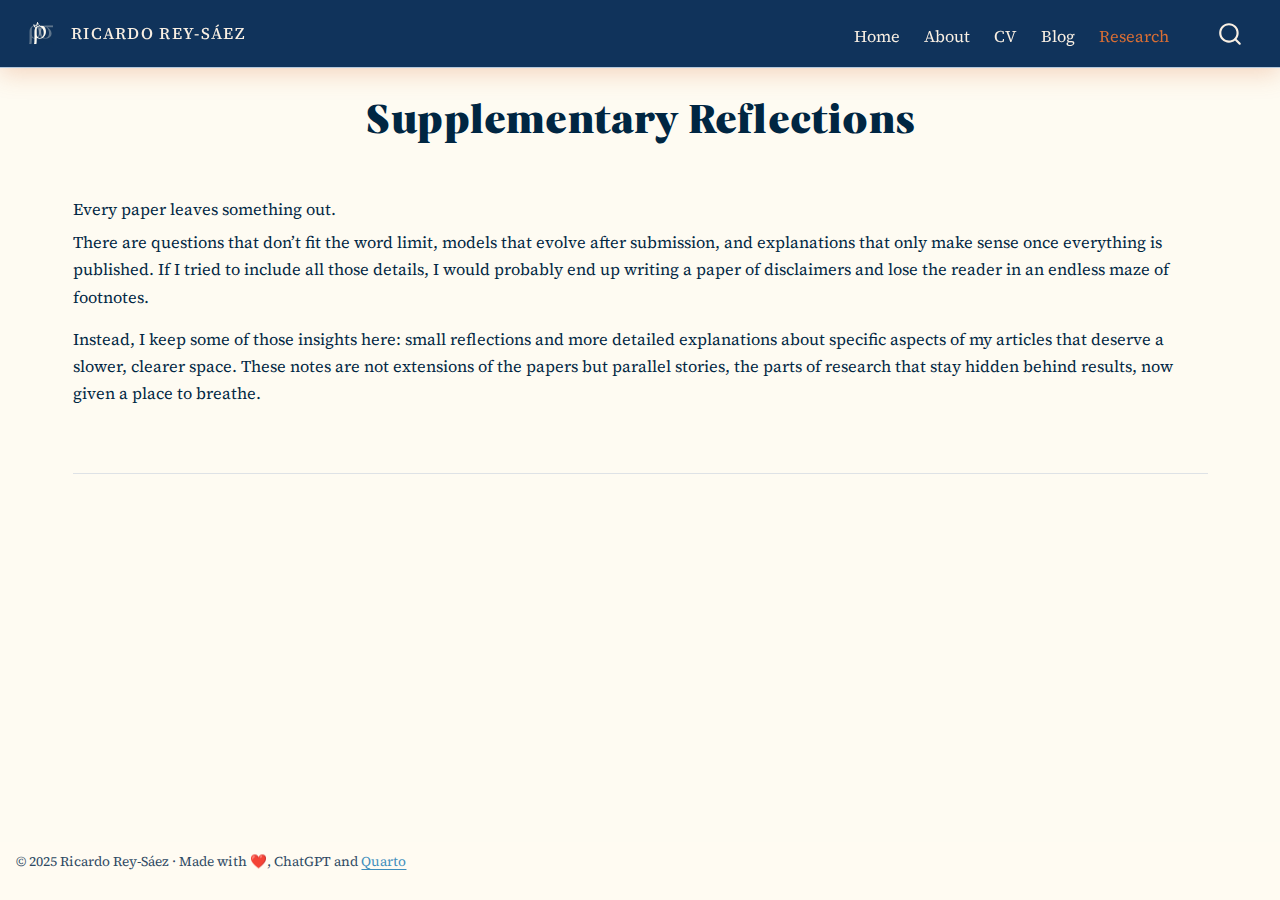
<file: docs/research/index.html>
<!DOCTYPE html>
<html xmlns="http://www.w3.org/1999/xhtml" lang="en" xml:lang="en"><head>

<meta charset="utf-8">
<meta name="generator" content="quarto-1.7.27">

<meta name="viewport" content="width=device-width, initial-scale=1.0, user-scalable=yes">

<meta name="description" content="Every paper leaves something out.">

<title>Supplementary Reflections &lt;br&gt;&lt;br&gt; – Ricardo Rey-Sáez</title>
<style>
code{white-space: pre-wrap;}
span.smallcaps{font-variant: small-caps;}
div.columns{display: flex; gap: min(4vw, 1.5em);}
div.column{flex: auto; overflow-x: auto;}
div.hanging-indent{margin-left: 1.5em; text-indent: -1.5em;}
ul.task-list{list-style: none;}
ul.task-list li input[type="checkbox"] {
  width: 0.8em;
  margin: 0 0.8em 0.2em -1em; /* quarto-specific, see https://github.com/quarto-dev/quarto-cli/issues/4556 */ 
  vertical-align: middle;
}
</style>


<script src="../site_libs/quarto-nav/quarto-nav.js"></script>
<script src="../site_libs/quarto-nav/headroom.min.js"></script>
<script src="../site_libs/clipboard/clipboard.min.js"></script>
<script src="../site_libs/quarto-search/autocomplete.umd.js"></script>
<script src="../site_libs/quarto-search/fuse.min.js"></script>
<script src="../site_libs/quarto-search/quarto-search.js"></script>
<meta name="quarto:offset" content="../">
<link href="../logosRRS/favicon.svg" rel="icon" type="image/svg+xml">
<script src="../site_libs/quarto-html/quarto.js" type="module"></script>
<script src="../site_libs/quarto-html/tabsets/tabsets.js" type="module"></script>
<script src="../site_libs/quarto-html/popper.min.js"></script>
<script src="../site_libs/quarto-html/tippy.umd.min.js"></script>
<script src="../site_libs/quarto-html/anchor.min.js"></script>
<link href="../site_libs/quarto-html/tippy.css" rel="stylesheet">
<link href="../site_libs/quarto-html/quarto-syntax-highlighting-c4fb88a7599af4a42f865486fd59166e.css" rel="stylesheet" class="quarto-color-scheme" id="quarto-text-highlighting-styles">
<link href="../site_libs/quarto-html/quarto-syntax-highlighting-dark-53407440417a42589bb34d3db63da45b.css" rel="stylesheet" class="quarto-color-scheme quarto-color-alternate" id="quarto-text-highlighting-styles">
<link href="../site_libs/quarto-html/quarto-syntax-highlighting-c4fb88a7599af4a42f865486fd59166e.css" rel="stylesheet" class="quarto-color-scheme-extra" id="quarto-text-highlighting-styles">
<script src="../site_libs/bootstrap/bootstrap.min.js"></script>
<link href="../site_libs/bootstrap/bootstrap-icons.css" rel="stylesheet">
<link href="../site_libs/bootstrap/bootstrap-45a6b78c17cd6d62274d9d2feb9953d0.min.css" rel="stylesheet" append-hash="true" class="quarto-color-scheme" id="quarto-bootstrap" data-mode="light">
<link href="../site_libs/bootstrap/bootstrap-dark-ea3b4445e8606fefb2b206bb39935713.min.css" rel="stylesheet" append-hash="true" class="quarto-color-scheme quarto-color-alternate" id="quarto-bootstrap" data-mode="dark">
<link href="../site_libs/bootstrap/bootstrap-45a6b78c17cd6d62274d9d2feb9953d0.min.css" rel="stylesheet" append-hash="true" class="quarto-color-scheme-extra" id="quarto-bootstrap" data-mode="light">
<script src="../site_libs/quarto-contrib/iconify-2.1.0/iconify-icon.min.js"></script>
<script id="quarto-search-options" type="application/json">{
  "location": "navbar",
  "copy-button": false,
  "collapse-after": 3,
  "panel-placement": "end",
  "type": "overlay",
  "limit": 50,
  "keyboard-shortcut": [
    "f",
    "/",
    "s"
  ],
  "show-item-context": false,
  "language": {
    "search-no-results-text": "No results",
    "search-matching-documents-text": "matching documents",
    "search-copy-link-title": "Copy link to search",
    "search-hide-matches-text": "Hide additional matches",
    "search-more-match-text": "more match in this document",
    "search-more-matches-text": "more matches in this document",
    "search-clear-button-title": "Clear",
    "search-text-placeholder": "",
    "search-detached-cancel-button-title": "Cancel",
    "search-submit-button-title": "Submit",
    "search-label": "Search"
  }
}</script>
<script async="" src="https://www.googletagmanager.com/gtag/js?id=G-EX8XBWJEYL"></script>

<script type="text/javascript">

window.dataLayer = window.dataLayer || [];
function gtag(){dataLayer.push(arguments);}
gtag('js', new Date());
gtag('config', 'G-EX8XBWJEYL', { 'anonymize_ip': true});
</script>
<link rel="stylesheet" href="../assets/listing-default.css">
<style>
  /* Oculta cualquier bloque de metadatos del título (Author/Affiliation/Date) */
  .quarto-title-meta,
  .quarto-title .quarto-title-meta,
  .quarto-title > .quarto-title-meta,
  dl.quarto-title-meta {
    display: none !important;
    visibility: hidden !important;
  }
  /* Por si el parcial deja un dt suelto con "Author" */
  .quarto-title-block dl.quarto-title-meta dt,
  .quarto-title-block .quarto-title-meta dt {
    display: none !important;
  }
</style>


<meta property="og:title" content="Supplementary Reflections ">
<meta property="og:description" content="Every paper leaves something out.">
<meta property="og:site_name" content="Ricardo Rey-Sáez">
</head>

<body class="nav-fixed quarto-light"><script id="quarto-html-before-body" type="application/javascript">
    const toggleBodyColorMode = (bsSheetEl) => {
      const mode = bsSheetEl.getAttribute("data-mode");
      const bodyEl = window.document.querySelector("body");
      if (mode === "dark") {
        bodyEl.classList.add("quarto-dark");
        bodyEl.classList.remove("quarto-light");
      } else {
        bodyEl.classList.add("quarto-light");
        bodyEl.classList.remove("quarto-dark");
      }
    }
    const toggleBodyColorPrimary = () => {
      const bsSheetEl = window.document.querySelector("link#quarto-bootstrap:not([rel=disabled-stylesheet])");
      if (bsSheetEl) {
        toggleBodyColorMode(bsSheetEl);
      }
    }
    window.setColorSchemeToggle = (alternate) => {
      const toggles = window.document.querySelectorAll('.quarto-color-scheme-toggle');
      for (let i=0; i < toggles.length; i++) {
        const toggle = toggles[i];
        if (toggle) {
          if (alternate) {
            toggle.classList.add("alternate");
          } else {
            toggle.classList.remove("alternate");
          }
        }
      }
    };
    const toggleColorMode = (alternate) => {
      // Switch the stylesheets
      const primaryStylesheets = window.document.querySelectorAll('link.quarto-color-scheme:not(.quarto-color-alternate)');
      const alternateStylesheets = window.document.querySelectorAll('link.quarto-color-scheme.quarto-color-alternate');
      manageTransitions('#quarto-margin-sidebar .nav-link', false);
      if (alternate) {
        // note: dark is layered on light, we don't disable primary!
        enableStylesheet(alternateStylesheets);
        for (const sheetNode of alternateStylesheets) {
          if (sheetNode.id === "quarto-bootstrap") {
            toggleBodyColorMode(sheetNode);
          }
        }
      } else {
        disableStylesheet(alternateStylesheets);
        enableStylesheet(primaryStylesheets)
        toggleBodyColorPrimary();
      }
      manageTransitions('#quarto-margin-sidebar .nav-link', true);
      // Switch the toggles
      window.setColorSchemeToggle(alternate)
      // Hack to workaround the fact that safari doesn't
      // properly recolor the scrollbar when toggling (#1455)
      if (navigator.userAgent.indexOf('Safari') > 0 && navigator.userAgent.indexOf('Chrome') == -1) {
        manageTransitions("body", false);
        window.scrollTo(0, 1);
        setTimeout(() => {
          window.scrollTo(0, 0);
          manageTransitions("body", true);
        }, 40);
      }
    }
    const disableStylesheet = (stylesheets) => {
      for (let i=0; i < stylesheets.length; i++) {
        const stylesheet = stylesheets[i];
        stylesheet.rel = 'disabled-stylesheet';
      }
    }
    const enableStylesheet = (stylesheets) => {
      for (let i=0; i < stylesheets.length; i++) {
        const stylesheet = stylesheets[i];
        if(stylesheet.rel !== 'stylesheet') { // for Chrome, which will still FOUC without this check
          stylesheet.rel = 'stylesheet';
        }
      }
    }
    const manageTransitions = (selector, allowTransitions) => {
      const els = window.document.querySelectorAll(selector);
      for (let i=0; i < els.length; i++) {
        const el = els[i];
        if (allowTransitions) {
          el.classList.remove('notransition');
        } else {
          el.classList.add('notransition');
        }
      }
    }
    const isFileUrl = () => {
      return window.location.protocol === 'file:';
    }
    window.hasAlternateSentinel = () => {
      let styleSentinel = getColorSchemeSentinel();
      if (styleSentinel !== null) {
        return styleSentinel === "alternate";
      } else {
        return false;
      }
    }
    const setStyleSentinel = (alternate) => {
      const value = alternate ? "alternate" : "default";
      if (!isFileUrl()) {
        window.localStorage.setItem("quarto-color-scheme", value);
      } else {
        localAlternateSentinel = value;
      }
    }
    const getColorSchemeSentinel = () => {
      if (!isFileUrl()) {
        const storageValue = window.localStorage.getItem("quarto-color-scheme");
        return storageValue != null ? storageValue : localAlternateSentinel;
      } else {
        return localAlternateSentinel;
      }
    }
    const toggleGiscusIfUsed = (isAlternate, darkModeDefault) => {
      const baseTheme = document.querySelector('#giscus-base-theme')?.value ?? 'light';
      const alternateTheme = document.querySelector('#giscus-alt-theme')?.value ?? 'dark';
      let newTheme = '';
      if(darkModeDefault) {
        newTheme = isAlternate ? baseTheme : alternateTheme;
      } else {
        newTheme = isAlternate ? alternateTheme : baseTheme;
      }
      const changeGiscusTheme = () => {
        // From: https://github.com/giscus/giscus/issues/336
        const sendMessage = (message) => {
          const iframe = document.querySelector('iframe.giscus-frame');
          if (!iframe) return;
          iframe.contentWindow.postMessage({ giscus: message }, 'https://giscus.app');
        }
        sendMessage({
          setConfig: {
            theme: newTheme
          }
        });
      }
      const isGiscussLoaded = window.document.querySelector('iframe.giscus-frame') !== null;
      if (isGiscussLoaded) {
        changeGiscusTheme();
      }
    };
    const darkModeDefault = false;
      document.querySelector('link#quarto-text-highlighting-styles.quarto-color-scheme-extra').rel = 'disabled-stylesheet';
      document.querySelector('link#quarto-bootstrap.quarto-color-scheme-extra').rel = 'disabled-stylesheet';
    let localAlternateSentinel = darkModeDefault ? 'alternate' : 'default';
    // Dark / light mode switch
    window.quartoToggleColorScheme = () => {
      // Read the current dark / light value
      let toAlternate = !window.hasAlternateSentinel();
      toggleColorMode(toAlternate);
      setStyleSentinel(toAlternate);
      toggleGiscusIfUsed(toAlternate, darkModeDefault);
    };
    // Switch to dark mode if need be
    if (window.hasAlternateSentinel()) {
      toggleColorMode(true);
    } else {
      toggleColorMode(false);
    }
  </script>

<div id="quarto-search-results"></div>
  <header id="quarto-header" class="headroom fixed-top">
    <nav class="navbar navbar-expand-lg " data-bs-theme="dark">
      <div class="navbar-container container-fluid">
      <div class="navbar-brand-container mx-auto">
    <a href="../index.html" class="navbar-brand navbar-brand-logo">
    <img src="../logosRRS/navbar_light.svg" alt="" class="navbar-logo">
    </a>
    <a class="navbar-brand" href="../index.html">
    <span class="navbar-title">Ricardo Rey-Sáez</span>
    </a>
  </div>
            <div id="quarto-search" class="" title="Search"></div>
          <button class="navbar-toggler" type="button" data-bs-toggle="collapse" data-bs-target="#navbarCollapse" aria-controls="navbarCollapse" role="menu" aria-expanded="false" aria-label="Toggle navigation" onclick="if (window.quartoToggleHeadroom) { window.quartoToggleHeadroom(); }">
  <span class="navbar-toggler-icon"></span>
</button>
          <div class="collapse navbar-collapse" id="navbarCollapse">
            <ul class="navbar-nav navbar-nav-scroll ms-auto">
  <li class="nav-item">
    <a class="nav-link" href="../index.html"> 
<span class="menu-text"><iconify-icon role="img" inline="" icon="f7:house-fill" aria-label="Icon house-fill from f7 Iconify.design set." title="Icon house-fill from f7 Iconify.design set."></iconify-icon> Home</span></a>
  </li>  
  <li class="nav-item">
    <a class="nav-link" href="../about/index.html"> 
<span class="menu-text"><iconify-icon role="img" inline="" icon="game-icons:throne-king" aria-label="Icon throne-king from game-icons Iconify.design set." title="Icon throne-king from game-icons Iconify.design set."></iconify-icon> About</span></a>
  </li>  
  <li class="nav-item">
    <a class="nav-link" href="../CV/index.html"> 
<span class="menu-text"><iconify-icon role="img" inline="" icon="pepicons-pop:cv" aria-label="Icon cv from pepicons-pop Iconify.design set." title="Icon cv from pepicons-pop Iconify.design set."></iconify-icon> CV</span></a>
  </li>  
  <li class="nav-item">
    <a class="nav-link" href="../blog/index.html"> 
<span class="menu-text"><iconify-icon role="img" inline="" icon="carbon:qq-plot" aria-label="Icon qq-plot from carbon Iconify.design set." title="Icon qq-plot from carbon Iconify.design set."></iconify-icon> Blog</span></a>
  </li>  
  <li class="nav-item">
    <a class="nav-link active" href="../research/index.html" aria-current="page"> 
<span class="menu-text"><iconify-icon role="img" inline="" icon="iconoir:brain-research" aria-label="Icon brain-research from iconoir Iconify.design set." title="Icon brain-research from iconoir Iconify.design set."></iconify-icon> Research</span></a>
  </li>  
</ul>
          </div> <!-- /navcollapse -->
            <div class="quarto-navbar-tools">
  <a href="" class="quarto-color-scheme-toggle quarto-navigation-tool  px-1" onclick="window.quartoToggleColorScheme(); return false;" title="Toggle dark mode"><i class="bi"></i></a>
</div>
      </div> <!-- /container-fluid -->
    </nav>
</header>
<!-- content -->
<div id="quarto-content" class="quarto-container page-columns page-rows-contents page-layout-full page-navbar">
<!-- sidebar -->
<!-- margin-sidebar -->
    
<!-- main -->
<main class="content column-page" id="quarto-document-content">


<header id="title-block-header" class="quarto-title-block default">
<div class="quarto-title">
<h1 class="title">Supplementary Reflections <br><br></h1>
</div>

<div>
  <div class="description">
    Every paper leaves something out.
  </div>
</div>


<div class="quarto-title-meta column-page">

    <div>
    <div class="quarto-title-meta-heading">Author</div>
    <div class="quarto-title-meta-contents">
             <p> </p>
          </div>
  </div>
    
  
    
  </div>
  


</header>


<p>There are questions that don’t fit the word limit, models that evolve after submission, and explanations that only make sense once everything is published. If I tried to include all those details, I would probably end up writing a paper of disclaimers and lose the reader in an endless maze of footnotes.</p>
<p>Instead, I keep some of those insights here: small reflections and more detailed explanations about specific aspects of my articles that deserve a slower, clearer space. These notes are not extensions of the papers but parallel stories, the parts of research that stay hidden behind results, now given a place to breathe.</p>
<section id="section" class="level2">
<h2 class="anchored" data-anchor-id="section"></h2>


</section>

<a onclick="window.scrollTo(0, 0); return false;" role="button" id="quarto-back-to-top"><i class="bi bi-arrow-up"></i> Back to top</a></main> <!-- /main -->
<script id="quarto-html-after-body" type="application/javascript">
  window.document.addEventListener("DOMContentLoaded", function (event) {
    // Ensure there is a toggle, if there isn't float one in the top right
    if (window.document.querySelector('.quarto-color-scheme-toggle') === null) {
      const a = window.document.createElement('a');
      a.classList.add('top-right');
      a.classList.add('quarto-color-scheme-toggle');
      a.href = "";
      a.onclick = function() { try { window.quartoToggleColorScheme(); } catch {} return false; };
      const i = window.document.createElement("i");
      i.classList.add('bi');
      a.appendChild(i);
      window.document.body.appendChild(a);
    }
    window.setColorSchemeToggle(window.hasAlternateSentinel())
    const icon = "";
    const anchorJS = new window.AnchorJS();
    anchorJS.options = {
      placement: 'right',
      icon: icon
    };
    anchorJS.add('.anchored');
    const isCodeAnnotation = (el) => {
      for (const clz of el.classList) {
        if (clz.startsWith('code-annotation-')) {                     
          return true;
        }
      }
      return false;
    }
    const onCopySuccess = function(e) {
      // button target
      const button = e.trigger;
      // don't keep focus
      button.blur();
      // flash "checked"
      button.classList.add('code-copy-button-checked');
      var currentTitle = button.getAttribute("title");
      button.setAttribute("title", "Copied!");
      let tooltip;
      if (window.bootstrap) {
        button.setAttribute("data-bs-toggle", "tooltip");
        button.setAttribute("data-bs-placement", "left");
        button.setAttribute("data-bs-title", "Copied!");
        tooltip = new bootstrap.Tooltip(button, 
          { trigger: "manual", 
            customClass: "code-copy-button-tooltip",
            offset: [0, -8]});
        tooltip.show();    
      }
      setTimeout(function() {
        if (tooltip) {
          tooltip.hide();
          button.removeAttribute("data-bs-title");
          button.removeAttribute("data-bs-toggle");
          button.removeAttribute("data-bs-placement");
        }
        button.setAttribute("title", currentTitle);
        button.classList.remove('code-copy-button-checked');
      }, 1000);
      // clear code selection
      e.clearSelection();
    }
    const getTextToCopy = function(trigger) {
        const codeEl = trigger.previousElementSibling.cloneNode(true);
        for (const childEl of codeEl.children) {
          if (isCodeAnnotation(childEl)) {
            childEl.remove();
          }
        }
        return codeEl.innerText;
    }
    const clipboard = new window.ClipboardJS('.code-copy-button:not([data-in-quarto-modal])', {
      text: getTextToCopy
    });
    clipboard.on('success', onCopySuccess);
    if (window.document.getElementById('quarto-embedded-source-code-modal')) {
      const clipboardModal = new window.ClipboardJS('.code-copy-button[data-in-quarto-modal]', {
        text: getTextToCopy,
        container: window.document.getElementById('quarto-embedded-source-code-modal')
      });
      clipboardModal.on('success', onCopySuccess);
    }
      var localhostRegex = new RegExp(/^(?:http|https):\/\/localhost\:?[0-9]*\//);
      var mailtoRegex = new RegExp(/^mailto:/);
        var filterRegex = new RegExp("https:\/\/ricardoreysaez\.github\.io\/");
      var isInternal = (href) => {
          return filterRegex.test(href) || localhostRegex.test(href) || mailtoRegex.test(href);
      }
      // Inspect non-navigation links and adorn them if external
     var links = window.document.querySelectorAll('a[href]:not(.nav-link):not(.navbar-brand):not(.toc-action):not(.sidebar-link):not(.sidebar-item-toggle):not(.pagination-link):not(.no-external):not([aria-hidden]):not(.dropdown-item):not(.quarto-navigation-tool):not(.about-link)');
      for (var i=0; i<links.length; i++) {
        const link = links[i];
        if (!isInternal(link.href)) {
          // undo the damage that might have been done by quarto-nav.js in the case of
          // links that we want to consider external
          if (link.dataset.originalHref !== undefined) {
            link.href = link.dataset.originalHref;
          }
        }
      }
    function tippyHover(el, contentFn, onTriggerFn, onUntriggerFn) {
      const config = {
        allowHTML: true,
        maxWidth: 500,
        delay: 100,
        arrow: false,
        appendTo: function(el) {
            return el.parentElement;
        },
        interactive: true,
        interactiveBorder: 10,
        theme: 'quarto',
        placement: 'bottom-start',
      };
      if (contentFn) {
        config.content = contentFn;
      }
      if (onTriggerFn) {
        config.onTrigger = onTriggerFn;
      }
      if (onUntriggerFn) {
        config.onUntrigger = onUntriggerFn;
      }
      window.tippy(el, config); 
    }
    const noterefs = window.document.querySelectorAll('a[role="doc-noteref"]');
    for (var i=0; i<noterefs.length; i++) {
      const ref = noterefs[i];
      tippyHover(ref, function() {
        // use id or data attribute instead here
        let href = ref.getAttribute('data-footnote-href') || ref.getAttribute('href');
        try { href = new URL(href).hash; } catch {}
        const id = href.replace(/^#\/?/, "");
        const note = window.document.getElementById(id);
        if (note) {
          return note.innerHTML;
        } else {
          return "";
        }
      });
    }
    const xrefs = window.document.querySelectorAll('a.quarto-xref');
    const processXRef = (id, note) => {
      // Strip column container classes
      const stripColumnClz = (el) => {
        el.classList.remove("page-full", "page-columns");
        if (el.children) {
          for (const child of el.children) {
            stripColumnClz(child);
          }
        }
      }
      stripColumnClz(note)
      if (id === null || id.startsWith('sec-')) {
        // Special case sections, only their first couple elements
        const container = document.createElement("div");
        if (note.children && note.children.length > 2) {
          container.appendChild(note.children[0].cloneNode(true));
          for (let i = 1; i < note.children.length; i++) {
            const child = note.children[i];
            if (child.tagName === "P" && child.innerText === "") {
              continue;
            } else {
              container.appendChild(child.cloneNode(true));
              break;
            }
          }
          if (window.Quarto?.typesetMath) {
            window.Quarto.typesetMath(container);
          }
          return container.innerHTML
        } else {
          if (window.Quarto?.typesetMath) {
            window.Quarto.typesetMath(note);
          }
          return note.innerHTML;
        }
      } else {
        // Remove any anchor links if they are present
        const anchorLink = note.querySelector('a.anchorjs-link');
        if (anchorLink) {
          anchorLink.remove();
        }
        if (window.Quarto?.typesetMath) {
          window.Quarto.typesetMath(note);
        }
        if (note.classList.contains("callout")) {
          return note.outerHTML;
        } else {
          return note.innerHTML;
        }
      }
    }
    for (var i=0; i<xrefs.length; i++) {
      const xref = xrefs[i];
      tippyHover(xref, undefined, function(instance) {
        instance.disable();
        let url = xref.getAttribute('href');
        let hash = undefined; 
        if (url.startsWith('#')) {
          hash = url;
        } else {
          try { hash = new URL(url).hash; } catch {}
        }
        if (hash) {
          const id = hash.replace(/^#\/?/, "");
          const note = window.document.getElementById(id);
          if (note !== null) {
            try {
              const html = processXRef(id, note.cloneNode(true));
              instance.setContent(html);
            } finally {
              instance.enable();
              instance.show();
            }
          } else {
            // See if we can fetch this
            fetch(url.split('#')[0])
            .then(res => res.text())
            .then(html => {
              const parser = new DOMParser();
              const htmlDoc = parser.parseFromString(html, "text/html");
              const note = htmlDoc.getElementById(id);
              if (note !== null) {
                const html = processXRef(id, note);
                instance.setContent(html);
              } 
            }).finally(() => {
              instance.enable();
              instance.show();
            });
          }
        } else {
          // See if we can fetch a full url (with no hash to target)
          // This is a special case and we should probably do some content thinning / targeting
          fetch(url)
          .then(res => res.text())
          .then(html => {
            const parser = new DOMParser();
            const htmlDoc = parser.parseFromString(html, "text/html");
            const note = htmlDoc.querySelector('main.content');
            if (note !== null) {
              // This should only happen for chapter cross references
              // (since there is no id in the URL)
              // remove the first header
              if (note.children.length > 0 && note.children[0].tagName === "HEADER") {
                note.children[0].remove();
              }
              const html = processXRef(null, note);
              instance.setContent(html);
            } 
          }).finally(() => {
            instance.enable();
            instance.show();
          });
        }
      }, function(instance) {
      });
    }
        let selectedAnnoteEl;
        const selectorForAnnotation = ( cell, annotation) => {
          let cellAttr = 'data-code-cell="' + cell + '"';
          let lineAttr = 'data-code-annotation="' +  annotation + '"';
          const selector = 'span[' + cellAttr + '][' + lineAttr + ']';
          return selector;
        }
        const selectCodeLines = (annoteEl) => {
          const doc = window.document;
          const targetCell = annoteEl.getAttribute("data-target-cell");
          const targetAnnotation = annoteEl.getAttribute("data-target-annotation");
          const annoteSpan = window.document.querySelector(selectorForAnnotation(targetCell, targetAnnotation));
          const lines = annoteSpan.getAttribute("data-code-lines").split(",");
          const lineIds = lines.map((line) => {
            return targetCell + "-" + line;
          })
          let top = null;
          let height = null;
          let parent = null;
          if (lineIds.length > 0) {
              //compute the position of the single el (top and bottom and make a div)
              const el = window.document.getElementById(lineIds[0]);
              top = el.offsetTop;
              height = el.offsetHeight;
              parent = el.parentElement.parentElement;
            if (lineIds.length > 1) {
              const lastEl = window.document.getElementById(lineIds[lineIds.length - 1]);
              const bottom = lastEl.offsetTop + lastEl.offsetHeight;
              height = bottom - top;
            }
            if (top !== null && height !== null && parent !== null) {
              // cook up a div (if necessary) and position it 
              let div = window.document.getElementById("code-annotation-line-highlight");
              if (div === null) {
                div = window.document.createElement("div");
                div.setAttribute("id", "code-annotation-line-highlight");
                div.style.position = 'absolute';
                parent.appendChild(div);
              }
              div.style.top = top - 2 + "px";
              div.style.height = height + 4 + "px";
              div.style.left = 0;
              let gutterDiv = window.document.getElementById("code-annotation-line-highlight-gutter");
              if (gutterDiv === null) {
                gutterDiv = window.document.createElement("div");
                gutterDiv.setAttribute("id", "code-annotation-line-highlight-gutter");
                gutterDiv.style.position = 'absolute';
                const codeCell = window.document.getElementById(targetCell);
                const gutter = codeCell.querySelector('.code-annotation-gutter');
                gutter.appendChild(gutterDiv);
              }
              gutterDiv.style.top = top - 2 + "px";
              gutterDiv.style.height = height + 4 + "px";
            }
            selectedAnnoteEl = annoteEl;
          }
        };
        const unselectCodeLines = () => {
          const elementsIds = ["code-annotation-line-highlight", "code-annotation-line-highlight-gutter"];
          elementsIds.forEach((elId) => {
            const div = window.document.getElementById(elId);
            if (div) {
              div.remove();
            }
          });
          selectedAnnoteEl = undefined;
        };
          // Handle positioning of the toggle
      window.addEventListener(
        "resize",
        throttle(() => {
          elRect = undefined;
          if (selectedAnnoteEl) {
            selectCodeLines(selectedAnnoteEl);
          }
        }, 10)
      );
      function throttle(fn, ms) {
      let throttle = false;
      let timer;
        return (...args) => {
          if(!throttle) { // first call gets through
              fn.apply(this, args);
              throttle = true;
          } else { // all the others get throttled
              if(timer) clearTimeout(timer); // cancel #2
              timer = setTimeout(() => {
                fn.apply(this, args);
                timer = throttle = false;
              }, ms);
          }
        };
      }
        // Attach click handler to the DT
        const annoteDls = window.document.querySelectorAll('dt[data-target-cell]');
        for (const annoteDlNode of annoteDls) {
          annoteDlNode.addEventListener('click', (event) => {
            const clickedEl = event.target;
            if (clickedEl !== selectedAnnoteEl) {
              unselectCodeLines();
              const activeEl = window.document.querySelector('dt[data-target-cell].code-annotation-active');
              if (activeEl) {
                activeEl.classList.remove('code-annotation-active');
              }
              selectCodeLines(clickedEl);
              clickedEl.classList.add('code-annotation-active');
            } else {
              // Unselect the line
              unselectCodeLines();
              clickedEl.classList.remove('code-annotation-active');
            }
          });
        }
    const findCites = (el) => {
      const parentEl = el.parentElement;
      if (parentEl) {
        const cites = parentEl.dataset.cites;
        if (cites) {
          return {
            el,
            cites: cites.split(' ')
          };
        } else {
          return findCites(el.parentElement)
        }
      } else {
        return undefined;
      }
    };
    var bibliorefs = window.document.querySelectorAll('a[role="doc-biblioref"]');
    for (var i=0; i<bibliorefs.length; i++) {
      const ref = bibliorefs[i];
      const citeInfo = findCites(ref);
      if (citeInfo) {
        tippyHover(citeInfo.el, function() {
          var popup = window.document.createElement('div');
          citeInfo.cites.forEach(function(cite) {
            var citeDiv = window.document.createElement('div');
            citeDiv.classList.add('hanging-indent');
            citeDiv.classList.add('csl-entry');
            var biblioDiv = window.document.getElementById('ref-' + cite);
            if (biblioDiv) {
              citeDiv.innerHTML = biblioDiv.innerHTML;
            }
            popup.appendChild(citeDiv);
          });
          return popup.innerHTML;
        });
      }
    }
  });
  </script>
</div> <!-- /content -->
<footer class="footer">
  <div class="nav-footer">
    <div class="nav-footer-left">
<p>© 2025 Ricardo Rey-Sáez ∙ Made with ❤️, ChatGPT and <a href="https://quarto.org" target="_blank" rel="noopener">Quarto</a></p>
</div>   
    <div class="nav-footer-center">
<p><a class="link-dark me-1" href="https://orcid.org/0000-0001-6739-2035" title="ORCID" target="_blank" rel="noopener"><iconify-icon role="img" inline="" icon="fa6-brands:orcid" aria-label="Icon orcid from fa6-brands Iconify.design set." title="Icon orcid from fa6-brands Iconify.design set."></iconify-icon></a> <a class="link-dark me-1" href="https://github.com/rreysa" title="GitHub" target="_blank" rel="noopener"><iconify-icon role="img" inline="" icon="fa6-brands:github" aria-label="Icon github from fa6-brands Iconify.design set." title="Icon github from fa6-brands Iconify.design set."></iconify-icon></a> <a class="link-dark me-1" href="https://www.researchgate.net/profile/Ricardo-Rey-Saez" title="ResearchGate" target="_blank" rel="noopener"><iconify-icon role="img" inline="" icon="fa6-brands:researchgate" aria-label="Icon researchgate from fa6-brands Iconify.design set." title="Icon researchgate from fa6-brands Iconify.design set."></iconify-icon></a> <a class="link-dark me-1" href="https://x.com/RicardoRey_95" title="Twitter/X" target="_blank" rel="noopener"><iconify-icon role="img" inline="" icon="fa6-brands:twitter" aria-label="Icon twitter from fa6-brands Iconify.design set." title="Icon twitter from fa6-brands Iconify.design set."></iconify-icon></a> <a class="link-dark me-1" href="https://bsky.app/profile/ricardoreysaez.bsky.social" title="Bluesky" target="_blank" rel="noopener"><iconify-icon role="img" inline="" icon="fa6-brands:bluesky" aria-label="Icon bluesky from fa6-brands Iconify.design set." title="Icon bluesky from fa6-brands Iconify.design set."></iconify-icon></a> <a class="link-dark me-1" href="https://www.youtube.com/@psicometries" title="YouTube" target="_blank" rel="noopener"><iconify-icon role="img" inline="" icon="fa6-brands:youtube" aria-label="Icon youtube from fa6-brands Iconify.design set." title="Icon youtube from fa6-brands Iconify.design set."></iconify-icon></a></p>
</div>
    <div class="nav-footer-right">
      &nbsp;
    </div>
  </div>
</footer>
<script>
(function () {
  function setup() {
    // Contenedor del botón de cambio de tema
    const wrap = document.querySelector('.quarto-color-scheme-toggle');
    if (!wrap || wrap.querySelector('iconify-icon')) return;

    // Inserta directamente los iconos dentro del botón
    wrap.innerHTML = `
      <span class="q-scheme-icons" aria-hidden="true">
        <iconify-icon class="icon-sun"  icon="lucide:sun"  width="22" height="22"></iconify-icon>
        <iconify-icon class="icon-moon" icon="lucide:moon" width="22" height="22"></iconify-icon>
      </span>`;

    // Actualiza visibilidad según modo actual
    updateIcons();

    // Escucha cambios de tema
    wrap.addEventListener('click', () => {
      setTimeout(updateIcons, 20); // pequeño retardo para transición
    });
  }

  // Muestra/oculta los iconos según el tema activo
  function updateIcons() {
    const isDark = document.body.classList.contains('quarto-dark');
    const sun  = document.querySelector('.q-scheme-icons .icon-sun');
    const moon = document.querySelector('.q-scheme-icons .icon-moon');
    if (!sun || !moon) return;
    sun.style.opacity  = isDark ? 0 : 1;
    moon.style.opacity = isDark ? 1 : 0;
  }

  // Ejecutar al cargar la página
  (document.readyState === 'loading')
    ? document.addEventListener('DOMContentLoaded', setup)
    : setup();
})();
</script>

<style>
/* Contenedor general del botón */
.navbar .quarto-color-scheme-toggle {
  display: inline-flex;
  align-items: center;
  justify-content: center;
  padding: 0 .2rem;
  cursor: pointer;
  position: relative;
  top: 4px;
}

/* Contenedor interno de los iconos */
.q-scheme-icons {
  display: inline-flex;
  align-items: center;
  justify-content: center;
  position: relative;
  width: 1.1rem;
  height: 1.6rem;
  transform: translateY(2px);
}

/* Iconos centrados con transición */
.q-scheme-icons iconify-icon {
  position: absolute;
  line-height: 1;
  vertical-align: middle;
  transition: opacity .25s ease;
}

/* Sol y luna por defecto */
.q-scheme-icons .icon-sun  { opacity: 1; }
.q-scheme-icons .icon-moon { opacity: 0; }

/* En modo oscuro, intercambiar */
body.quarto-dark .q-scheme-icons .icon-sun  { opacity: 0; }
body.quarto-dark .q-scheme-icons .icon-moon { opacity: 1; }
</style>




</body></html>
</file>
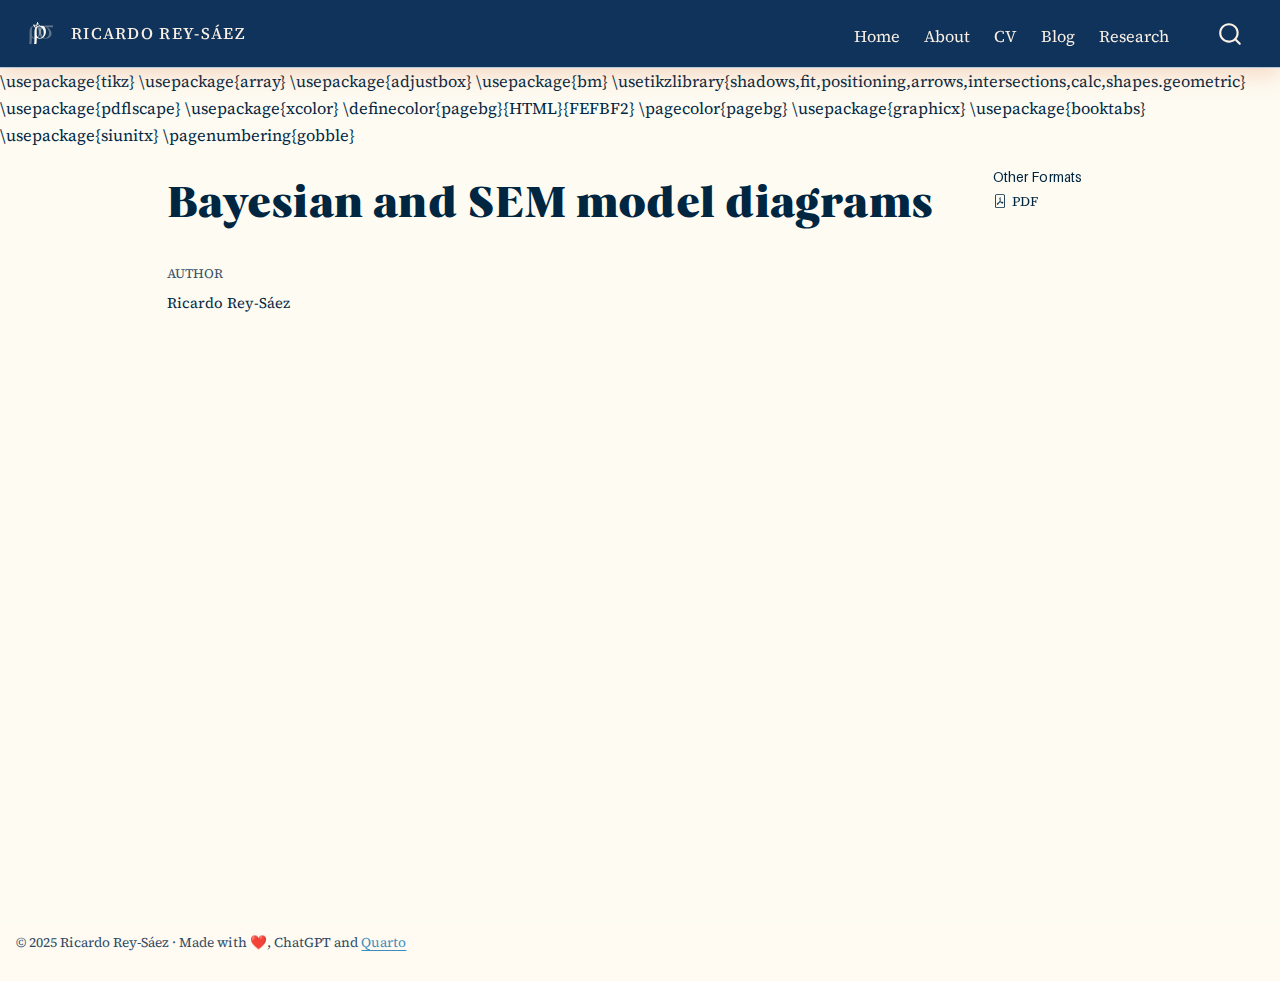
<file: docs/Model diagrams/mod_diagrams.html>
<!DOCTYPE html>
<html xmlns="http://www.w3.org/1999/xhtml" lang="en" xml:lang="en"><head>

<meta charset="utf-8">
<meta name="generator" content="quarto-1.7.27">

<meta name="viewport" content="width=device-width, initial-scale=1.0, user-scalable=yes">

<meta name="author" content="Ricardo Rey-Sáez">

<title>Bayesian and SEM model diagrams – Ricardo Rey-Sáez</title>
<style>
code{white-space: pre-wrap;}
span.smallcaps{font-variant: small-caps;}
div.columns{display: flex; gap: min(4vw, 1.5em);}
div.column{flex: auto; overflow-x: auto;}
div.hanging-indent{margin-left: 1.5em; text-indent: -1.5em;}
ul.task-list{list-style: none;}
ul.task-list li input[type="checkbox"] {
  width: 0.8em;
  margin: 0 0.8em 0.2em -1em; /* quarto-specific, see https://github.com/quarto-dev/quarto-cli/issues/4556 */ 
  vertical-align: middle;
}
</style>


<script src="../site_libs/quarto-nav/quarto-nav.js"></script>
<script src="../site_libs/quarto-nav/headroom.min.js"></script>
<script src="../site_libs/clipboard/clipboard.min.js"></script>
<script src="../site_libs/quarto-search/autocomplete.umd.js"></script>
<script src="../site_libs/quarto-search/fuse.min.js"></script>
<script src="../site_libs/quarto-search/quarto-search.js"></script>
<meta name="quarto:offset" content="../">
<link href="../logosRRS/favicon.svg" rel="icon" type="image/svg+xml">
<script src="../site_libs/quarto-html/quarto.js" type="module"></script>
<script src="../site_libs/quarto-html/tabsets/tabsets.js" type="module"></script>
<script src="../site_libs/quarto-html/popper.min.js"></script>
<script src="../site_libs/quarto-html/tippy.umd.min.js"></script>
<script src="../site_libs/quarto-html/anchor.min.js"></script>
<link href="../site_libs/quarto-html/tippy.css" rel="stylesheet">
<link href="../site_libs/quarto-html/quarto-syntax-highlighting-c4fb88a7599af4a42f865486fd59166e.css" rel="stylesheet" class="quarto-color-scheme" id="quarto-text-highlighting-styles">
<link href="../site_libs/quarto-html/quarto-syntax-highlighting-dark-53407440417a42589bb34d3db63da45b.css" rel="stylesheet" class="quarto-color-scheme quarto-color-alternate" id="quarto-text-highlighting-styles">
<link href="../site_libs/quarto-html/quarto-syntax-highlighting-c4fb88a7599af4a42f865486fd59166e.css" rel="stylesheet" class="quarto-color-scheme-extra" id="quarto-text-highlighting-styles">
<script src="../site_libs/bootstrap/bootstrap.min.js"></script>
<link href="../site_libs/bootstrap/bootstrap-icons.css" rel="stylesheet">
<link href="../site_libs/bootstrap/bootstrap-45a6b78c17cd6d62274d9d2feb9953d0.min.css" rel="stylesheet" append-hash="true" class="quarto-color-scheme" id="quarto-bootstrap" data-mode="light">
<link href="../site_libs/bootstrap/bootstrap-dark-ea3b4445e8606fefb2b206bb39935713.min.css" rel="stylesheet" append-hash="true" class="quarto-color-scheme quarto-color-alternate" id="quarto-bootstrap" data-mode="dark">
<link href="../site_libs/bootstrap/bootstrap-45a6b78c17cd6d62274d9d2feb9953d0.min.css" rel="stylesheet" append-hash="true" class="quarto-color-scheme-extra" id="quarto-bootstrap" data-mode="light">
<script src="../site_libs/quarto-contrib/iconify-2.1.0/iconify-icon.min.js"></script>
<script id="quarto-search-options" type="application/json">{
  "location": "navbar",
  "copy-button": false,
  "collapse-after": 3,
  "panel-placement": "end",
  "type": "overlay",
  "limit": 50,
  "keyboard-shortcut": [
    "f",
    "/",
    "s"
  ],
  "show-item-context": false,
  "language": {
    "search-no-results-text": "No results",
    "search-matching-documents-text": "matching documents",
    "search-copy-link-title": "Copy link to search",
    "search-hide-matches-text": "Hide additional matches",
    "search-more-match-text": "more match in this document",
    "search-more-matches-text": "more matches in this document",
    "search-clear-button-title": "Clear",
    "search-text-placeholder": "",
    "search-detached-cancel-button-title": "Cancel",
    "search-submit-button-title": "Submit",
    "search-label": "Search"
  }
}</script>
<script async="" src="https://www.googletagmanager.com/gtag/js?id=G-EX8XBWJEYL"></script>

<script type="text/javascript">

window.dataLayer = window.dataLayer || [];
function gtag(){dataLayer.push(arguments);}
gtag('js', new Date());
gtag('config', 'G-EX8XBWJEYL', { 'anonymize_ip': true});
</script>
<meta property="og:title" content="Bayesian and SEM model diagrams">
<meta property="og:site_name" content="Ricardo Rey-Sáez">
</head><body class="nav-fixed quarto-light"><script id="quarto-html-before-body" type="application/javascript">
    const toggleBodyColorMode = (bsSheetEl) => {
      const mode = bsSheetEl.getAttribute("data-mode");
      const bodyEl = window.document.querySelector("body");
      if (mode === "dark") {
        bodyEl.classList.add("quarto-dark");
        bodyEl.classList.remove("quarto-light");
      } else {
        bodyEl.classList.add("quarto-light");
        bodyEl.classList.remove("quarto-dark");
      }
    }
    const toggleBodyColorPrimary = () => {
      const bsSheetEl = window.document.querySelector("link#quarto-bootstrap:not([rel=disabled-stylesheet])");
      if (bsSheetEl) {
        toggleBodyColorMode(bsSheetEl);
      }
    }
    window.setColorSchemeToggle = (alternate) => {
      const toggles = window.document.querySelectorAll('.quarto-color-scheme-toggle');
      for (let i=0; i < toggles.length; i++) {
        const toggle = toggles[i];
        if (toggle) {
          if (alternate) {
            toggle.classList.add("alternate");
          } else {
            toggle.classList.remove("alternate");
          }
        }
      }
    };
    const toggleColorMode = (alternate) => {
      // Switch the stylesheets
      const primaryStylesheets = window.document.querySelectorAll('link.quarto-color-scheme:not(.quarto-color-alternate)');
      const alternateStylesheets = window.document.querySelectorAll('link.quarto-color-scheme.quarto-color-alternate');
      manageTransitions('#quarto-margin-sidebar .nav-link', false);
      if (alternate) {
        // note: dark is layered on light, we don't disable primary!
        enableStylesheet(alternateStylesheets);
        for (const sheetNode of alternateStylesheets) {
          if (sheetNode.id === "quarto-bootstrap") {
            toggleBodyColorMode(sheetNode);
          }
        }
      } else {
        disableStylesheet(alternateStylesheets);
        enableStylesheet(primaryStylesheets)
        toggleBodyColorPrimary();
      }
      manageTransitions('#quarto-margin-sidebar .nav-link', true);
      // Switch the toggles
      window.setColorSchemeToggle(alternate)
      // Hack to workaround the fact that safari doesn't
      // properly recolor the scrollbar when toggling (#1455)
      if (navigator.userAgent.indexOf('Safari') > 0 && navigator.userAgent.indexOf('Chrome') == -1) {
        manageTransitions("body", false);
        window.scrollTo(0, 1);
        setTimeout(() => {
          window.scrollTo(0, 0);
          manageTransitions("body", true);
        }, 40);
      }
    }
    const disableStylesheet = (stylesheets) => {
      for (let i=0; i < stylesheets.length; i++) {
        const stylesheet = stylesheets[i];
        stylesheet.rel = 'disabled-stylesheet';
      }
    }
    const enableStylesheet = (stylesheets) => {
      for (let i=0; i < stylesheets.length; i++) {
        const stylesheet = stylesheets[i];
        if(stylesheet.rel !== 'stylesheet') { // for Chrome, which will still FOUC without this check
          stylesheet.rel = 'stylesheet';
        }
      }
    }
    const manageTransitions = (selector, allowTransitions) => {
      const els = window.document.querySelectorAll(selector);
      for (let i=0; i < els.length; i++) {
        const el = els[i];
        if (allowTransitions) {
          el.classList.remove('notransition');
        } else {
          el.classList.add('notransition');
        }
      }
    }
    const isFileUrl = () => {
      return window.location.protocol === 'file:';
    }
    window.hasAlternateSentinel = () => {
      let styleSentinel = getColorSchemeSentinel();
      if (styleSentinel !== null) {
        return styleSentinel === "alternate";
      } else {
        return false;
      }
    }
    const setStyleSentinel = (alternate) => {
      const value = alternate ? "alternate" : "default";
      if (!isFileUrl()) {
        window.localStorage.setItem("quarto-color-scheme", value);
      } else {
        localAlternateSentinel = value;
      }
    }
    const getColorSchemeSentinel = () => {
      if (!isFileUrl()) {
        const storageValue = window.localStorage.getItem("quarto-color-scheme");
        return storageValue != null ? storageValue : localAlternateSentinel;
      } else {
        return localAlternateSentinel;
      }
    }
    const toggleGiscusIfUsed = (isAlternate, darkModeDefault) => {
      const baseTheme = document.querySelector('#giscus-base-theme')?.value ?? 'light';
      const alternateTheme = document.querySelector('#giscus-alt-theme')?.value ?? 'dark';
      let newTheme = '';
      if(darkModeDefault) {
        newTheme = isAlternate ? baseTheme : alternateTheme;
      } else {
        newTheme = isAlternate ? alternateTheme : baseTheme;
      }
      const changeGiscusTheme = () => {
        // From: https://github.com/giscus/giscus/issues/336
        const sendMessage = (message) => {
          const iframe = document.querySelector('iframe.giscus-frame');
          if (!iframe) return;
          iframe.contentWindow.postMessage({ giscus: message }, 'https://giscus.app');
        }
        sendMessage({
          setConfig: {
            theme: newTheme
          }
        });
      }
      const isGiscussLoaded = window.document.querySelector('iframe.giscus-frame') !== null;
      if (isGiscussLoaded) {
        changeGiscusTheme();
      }
    };
    const darkModeDefault = false;
      document.querySelector('link#quarto-text-highlighting-styles.quarto-color-scheme-extra').rel = 'disabled-stylesheet';
      document.querySelector('link#quarto-bootstrap.quarto-color-scheme-extra').rel = 'disabled-stylesheet';
    let localAlternateSentinel = darkModeDefault ? 'alternate' : 'default';
    // Dark / light mode switch
    window.quartoToggleColorScheme = () => {
      // Read the current dark / light value
      let toAlternate = !window.hasAlternateSentinel();
      toggleColorMode(toAlternate);
      setStyleSentinel(toAlternate);
      toggleGiscusIfUsed(toAlternate, darkModeDefault);
    };
    // Switch to dark mode if need be
    if (window.hasAlternateSentinel()) {
      toggleColorMode(true);
    } else {
      toggleColorMode(false);
    }
  </script>\usepackage{tikz}
\usepackage{array}
\usepackage{adjustbox}
\usepackage{bm}
\usetikzlibrary{shadows,fit,positioning,arrows,intersections,calc,shapes.geometric}
\usepackage{pdflscape}
\usepackage{xcolor}
\definecolor{pagebg}{HTML}{FEFBF2}
\pagecolor{pagebg}
\usepackage{graphicx}
\usepackage{booktabs}
\usepackage{siunitx}
\pagenumbering{gobble}






<div id="quarto-search-results"></div>
  <header id="quarto-header" class="headroom fixed-top">
    <nav class="navbar navbar-expand-lg " data-bs-theme="dark">
      <div class="navbar-container container-fluid">
      <div class="navbar-brand-container mx-auto">
    <a href="../index.html" class="navbar-brand navbar-brand-logo">
    <img src="../logosRRS/navbar_light.svg" alt="" class="navbar-logo">
    </a>
    <a class="navbar-brand" href="../index.html">
    <span class="navbar-title">Ricardo Rey-Sáez</span>
    </a>
  </div>
            <div id="quarto-search" class="" title="Search"></div>
          <button class="navbar-toggler" type="button" data-bs-toggle="collapse" data-bs-target="#navbarCollapse" aria-controls="navbarCollapse" role="menu" aria-expanded="false" aria-label="Toggle navigation" onclick="if (window.quartoToggleHeadroom) { window.quartoToggleHeadroom(); }">
  <span class="navbar-toggler-icon"></span>
</button>
          <div class="collapse navbar-collapse" id="navbarCollapse">
            <ul class="navbar-nav navbar-nav-scroll ms-auto">
  <li class="nav-item">
    <a class="nav-link" href="../index.html"> 
<span class="menu-text"><iconify-icon role="img" inline="" icon="f7:house-fill" aria-label="Icon house-fill from f7 Iconify.design set." title="Icon house-fill from f7 Iconify.design set."></iconify-icon> Home</span></a>
  </li>  
  <li class="nav-item">
    <a class="nav-link" href="../about/index.html"> 
<span class="menu-text"><iconify-icon role="img" inline="" icon="game-icons:throne-king" aria-label="Icon throne-king from game-icons Iconify.design set." title="Icon throne-king from game-icons Iconify.design set."></iconify-icon> About</span></a>
  </li>  
  <li class="nav-item">
    <a class="nav-link" href="../CV/index.html"> 
<span class="menu-text"><iconify-icon role="img" inline="" icon="pepicons-pop:cv" aria-label="Icon cv from pepicons-pop Iconify.design set." title="Icon cv from pepicons-pop Iconify.design set."></iconify-icon> CV</span></a>
  </li>  
  <li class="nav-item">
    <a class="nav-link" href="../blog/index.html"> 
<span class="menu-text"><iconify-icon role="img" inline="" icon="carbon:qq-plot" aria-label="Icon qq-plot from carbon Iconify.design set." title="Icon qq-plot from carbon Iconify.design set."></iconify-icon> Blog</span></a>
  </li>  
  <li class="nav-item">
    <a class="nav-link" href="../research/index.html"> 
<span class="menu-text"><iconify-icon role="img" inline="" icon="iconoir:brain-research" aria-label="Icon brain-research from iconoir Iconify.design set." title="Icon brain-research from iconoir Iconify.design set."></iconify-icon> Research</span></a>
  </li>  
</ul>
          </div> <!-- /navcollapse -->
            <div class="quarto-navbar-tools">
  <a href="" class="quarto-color-scheme-toggle quarto-navigation-tool  px-1" onclick="window.quartoToggleColorScheme(); return false;" title="Toggle dark mode"><i class="bi"></i></a>
</div>
      </div> <!-- /container-fluid -->
    </nav>
</header>
<!-- content -->
<div id="quarto-content" class="quarto-container page-columns page-rows-contents page-layout-article page-navbar">
<!-- sidebar -->
<!-- margin-sidebar -->
    <div id="quarto-margin-sidebar" class="sidebar margin-sidebar">
        
    <div class="quarto-alternate-formats"><h2>Other Formats</h2><ul><li><a href="mod_diagrams.pdf"><i class="bi bi-file-pdf"></i>PDF</a></li></ul></div></div>
<!-- main -->
<main class="content" id="quarto-document-content">


<header id="title-block-header" class="quarto-title-block default">
<div class="quarto-title">
<h1 class="title">Bayesian and SEM model diagrams</h1>
</div>



<div class="quarto-title-meta">

    <div>
    <div class="quarto-title-meta-heading">Author</div>
    <div class="quarto-title-meta-contents">
             <p>Ricardo Rey-Sáez </p>
          </div>
  </div>
    
  
    
  </div>
  


</header>


<!-- 
- \pagecolor{pagebg}  
- \definecolor{pagebg}{HTML}{F1F1F1}
Add this to header to change the background color
-->



<a onclick="window.scrollTo(0, 0); return false;" role="button" id="quarto-back-to-top"><i class="bi bi-arrow-up"></i> Back to top</a></main> <!-- /main -->
<script id="quarto-html-after-body" type="application/javascript">
  window.document.addEventListener("DOMContentLoaded", function (event) {
    // Ensure there is a toggle, if there isn't float one in the top right
    if (window.document.querySelector('.quarto-color-scheme-toggle') === null) {
      const a = window.document.createElement('a');
      a.classList.add('top-right');
      a.classList.add('quarto-color-scheme-toggle');
      a.href = "";
      a.onclick = function() { try { window.quartoToggleColorScheme(); } catch {} return false; };
      const i = window.document.createElement("i");
      i.classList.add('bi');
      a.appendChild(i);
      window.document.body.appendChild(a);
    }
    window.setColorSchemeToggle(window.hasAlternateSentinel())
    const icon = "";
    const anchorJS = new window.AnchorJS();
    anchorJS.options = {
      placement: 'right',
      icon: icon
    };
    anchorJS.add('.anchored');
    const isCodeAnnotation = (el) => {
      for (const clz of el.classList) {
        if (clz.startsWith('code-annotation-')) {                     
          return true;
        }
      }
      return false;
    }
    const onCopySuccess = function(e) {
      // button target
      const button = e.trigger;
      // don't keep focus
      button.blur();
      // flash "checked"
      button.classList.add('code-copy-button-checked');
      var currentTitle = button.getAttribute("title");
      button.setAttribute("title", "Copied!");
      let tooltip;
      if (window.bootstrap) {
        button.setAttribute("data-bs-toggle", "tooltip");
        button.setAttribute("data-bs-placement", "left");
        button.setAttribute("data-bs-title", "Copied!");
        tooltip = new bootstrap.Tooltip(button, 
          { trigger: "manual", 
            customClass: "code-copy-button-tooltip",
            offset: [0, -8]});
        tooltip.show();    
      }
      setTimeout(function() {
        if (tooltip) {
          tooltip.hide();
          button.removeAttribute("data-bs-title");
          button.removeAttribute("data-bs-toggle");
          button.removeAttribute("data-bs-placement");
        }
        button.setAttribute("title", currentTitle);
        button.classList.remove('code-copy-button-checked');
      }, 1000);
      // clear code selection
      e.clearSelection();
    }
    const getTextToCopy = function(trigger) {
        const codeEl = trigger.previousElementSibling.cloneNode(true);
        for (const childEl of codeEl.children) {
          if (isCodeAnnotation(childEl)) {
            childEl.remove();
          }
        }
        return codeEl.innerText;
    }
    const clipboard = new window.ClipboardJS('.code-copy-button:not([data-in-quarto-modal])', {
      text: getTextToCopy
    });
    clipboard.on('success', onCopySuccess);
    if (window.document.getElementById('quarto-embedded-source-code-modal')) {
      const clipboardModal = new window.ClipboardJS('.code-copy-button[data-in-quarto-modal]', {
        text: getTextToCopy,
        container: window.document.getElementById('quarto-embedded-source-code-modal')
      });
      clipboardModal.on('success', onCopySuccess);
    }
      var localhostRegex = new RegExp(/^(?:http|https):\/\/localhost\:?[0-9]*\//);
      var mailtoRegex = new RegExp(/^mailto:/);
        var filterRegex = new RegExp("https:\/\/ricardoreysaez\.github\.io\/");
      var isInternal = (href) => {
          return filterRegex.test(href) || localhostRegex.test(href) || mailtoRegex.test(href);
      }
      // Inspect non-navigation links and adorn them if external
     var links = window.document.querySelectorAll('a[href]:not(.nav-link):not(.navbar-brand):not(.toc-action):not(.sidebar-link):not(.sidebar-item-toggle):not(.pagination-link):not(.no-external):not([aria-hidden]):not(.dropdown-item):not(.quarto-navigation-tool):not(.about-link)');
      for (var i=0; i<links.length; i++) {
        const link = links[i];
        if (!isInternal(link.href)) {
          // undo the damage that might have been done by quarto-nav.js in the case of
          // links that we want to consider external
          if (link.dataset.originalHref !== undefined) {
            link.href = link.dataset.originalHref;
          }
        }
      }
    function tippyHover(el, contentFn, onTriggerFn, onUntriggerFn) {
      const config = {
        allowHTML: true,
        maxWidth: 500,
        delay: 100,
        arrow: false,
        appendTo: function(el) {
            return el.parentElement;
        },
        interactive: true,
        interactiveBorder: 10,
        theme: 'quarto',
        placement: 'bottom-start',
      };
      if (contentFn) {
        config.content = contentFn;
      }
      if (onTriggerFn) {
        config.onTrigger = onTriggerFn;
      }
      if (onUntriggerFn) {
        config.onUntrigger = onUntriggerFn;
      }
      window.tippy(el, config); 
    }
    const noterefs = window.document.querySelectorAll('a[role="doc-noteref"]');
    for (var i=0; i<noterefs.length; i++) {
      const ref = noterefs[i];
      tippyHover(ref, function() {
        // use id or data attribute instead here
        let href = ref.getAttribute('data-footnote-href') || ref.getAttribute('href');
        try { href = new URL(href).hash; } catch {}
        const id = href.replace(/^#\/?/, "");
        const note = window.document.getElementById(id);
        if (note) {
          return note.innerHTML;
        } else {
          return "";
        }
      });
    }
    const xrefs = window.document.querySelectorAll('a.quarto-xref');
    const processXRef = (id, note) => {
      // Strip column container classes
      const stripColumnClz = (el) => {
        el.classList.remove("page-full", "page-columns");
        if (el.children) {
          for (const child of el.children) {
            stripColumnClz(child);
          }
        }
      }
      stripColumnClz(note)
      if (id === null || id.startsWith('sec-')) {
        // Special case sections, only their first couple elements
        const container = document.createElement("div");
        if (note.children && note.children.length > 2) {
          container.appendChild(note.children[0].cloneNode(true));
          for (let i = 1; i < note.children.length; i++) {
            const child = note.children[i];
            if (child.tagName === "P" && child.innerText === "") {
              continue;
            } else {
              container.appendChild(child.cloneNode(true));
              break;
            }
          }
          if (window.Quarto?.typesetMath) {
            window.Quarto.typesetMath(container);
          }
          return container.innerHTML
        } else {
          if (window.Quarto?.typesetMath) {
            window.Quarto.typesetMath(note);
          }
          return note.innerHTML;
        }
      } else {
        // Remove any anchor links if they are present
        const anchorLink = note.querySelector('a.anchorjs-link');
        if (anchorLink) {
          anchorLink.remove();
        }
        if (window.Quarto?.typesetMath) {
          window.Quarto.typesetMath(note);
        }
        if (note.classList.contains("callout")) {
          return note.outerHTML;
        } else {
          return note.innerHTML;
        }
      }
    }
    for (var i=0; i<xrefs.length; i++) {
      const xref = xrefs[i];
      tippyHover(xref, undefined, function(instance) {
        instance.disable();
        let url = xref.getAttribute('href');
        let hash = undefined; 
        if (url.startsWith('#')) {
          hash = url;
        } else {
          try { hash = new URL(url).hash; } catch {}
        }
        if (hash) {
          const id = hash.replace(/^#\/?/, "");
          const note = window.document.getElementById(id);
          if (note !== null) {
            try {
              const html = processXRef(id, note.cloneNode(true));
              instance.setContent(html);
            } finally {
              instance.enable();
              instance.show();
            }
          } else {
            // See if we can fetch this
            fetch(url.split('#')[0])
            .then(res => res.text())
            .then(html => {
              const parser = new DOMParser();
              const htmlDoc = parser.parseFromString(html, "text/html");
              const note = htmlDoc.getElementById(id);
              if (note !== null) {
                const html = processXRef(id, note);
                instance.setContent(html);
              } 
            }).finally(() => {
              instance.enable();
              instance.show();
            });
          }
        } else {
          // See if we can fetch a full url (with no hash to target)
          // This is a special case and we should probably do some content thinning / targeting
          fetch(url)
          .then(res => res.text())
          .then(html => {
            const parser = new DOMParser();
            const htmlDoc = parser.parseFromString(html, "text/html");
            const note = htmlDoc.querySelector('main.content');
            if (note !== null) {
              // This should only happen for chapter cross references
              // (since there is no id in the URL)
              // remove the first header
              if (note.children.length > 0 && note.children[0].tagName === "HEADER") {
                note.children[0].remove();
              }
              const html = processXRef(null, note);
              instance.setContent(html);
            } 
          }).finally(() => {
            instance.enable();
            instance.show();
          });
        }
      }, function(instance) {
      });
    }
        let selectedAnnoteEl;
        const selectorForAnnotation = ( cell, annotation) => {
          let cellAttr = 'data-code-cell="' + cell + '"';
          let lineAttr = 'data-code-annotation="' +  annotation + '"';
          const selector = 'span[' + cellAttr + '][' + lineAttr + ']';
          return selector;
        }
        const selectCodeLines = (annoteEl) => {
          const doc = window.document;
          const targetCell = annoteEl.getAttribute("data-target-cell");
          const targetAnnotation = annoteEl.getAttribute("data-target-annotation");
          const annoteSpan = window.document.querySelector(selectorForAnnotation(targetCell, targetAnnotation));
          const lines = annoteSpan.getAttribute("data-code-lines").split(",");
          const lineIds = lines.map((line) => {
            return targetCell + "-" + line;
          })
          let top = null;
          let height = null;
          let parent = null;
          if (lineIds.length > 0) {
              //compute the position of the single el (top and bottom and make a div)
              const el = window.document.getElementById(lineIds[0]);
              top = el.offsetTop;
              height = el.offsetHeight;
              parent = el.parentElement.parentElement;
            if (lineIds.length > 1) {
              const lastEl = window.document.getElementById(lineIds[lineIds.length - 1]);
              const bottom = lastEl.offsetTop + lastEl.offsetHeight;
              height = bottom - top;
            }
            if (top !== null && height !== null && parent !== null) {
              // cook up a div (if necessary) and position it 
              let div = window.document.getElementById("code-annotation-line-highlight");
              if (div === null) {
                div = window.document.createElement("div");
                div.setAttribute("id", "code-annotation-line-highlight");
                div.style.position = 'absolute';
                parent.appendChild(div);
              }
              div.style.top = top - 2 + "px";
              div.style.height = height + 4 + "px";
              div.style.left = 0;
              let gutterDiv = window.document.getElementById("code-annotation-line-highlight-gutter");
              if (gutterDiv === null) {
                gutterDiv = window.document.createElement("div");
                gutterDiv.setAttribute("id", "code-annotation-line-highlight-gutter");
                gutterDiv.style.position = 'absolute';
                const codeCell = window.document.getElementById(targetCell);
                const gutter = codeCell.querySelector('.code-annotation-gutter');
                gutter.appendChild(gutterDiv);
              }
              gutterDiv.style.top = top - 2 + "px";
              gutterDiv.style.height = height + 4 + "px";
            }
            selectedAnnoteEl = annoteEl;
          }
        };
        const unselectCodeLines = () => {
          const elementsIds = ["code-annotation-line-highlight", "code-annotation-line-highlight-gutter"];
          elementsIds.forEach((elId) => {
            const div = window.document.getElementById(elId);
            if (div) {
              div.remove();
            }
          });
          selectedAnnoteEl = undefined;
        };
          // Handle positioning of the toggle
      window.addEventListener(
        "resize",
        throttle(() => {
          elRect = undefined;
          if (selectedAnnoteEl) {
            selectCodeLines(selectedAnnoteEl);
          }
        }, 10)
      );
      function throttle(fn, ms) {
      let throttle = false;
      let timer;
        return (...args) => {
          if(!throttle) { // first call gets through
              fn.apply(this, args);
              throttle = true;
          } else { // all the others get throttled
              if(timer) clearTimeout(timer); // cancel #2
              timer = setTimeout(() => {
                fn.apply(this, args);
                timer = throttle = false;
              }, ms);
          }
        };
      }
        // Attach click handler to the DT
        const annoteDls = window.document.querySelectorAll('dt[data-target-cell]');
        for (const annoteDlNode of annoteDls) {
          annoteDlNode.addEventListener('click', (event) => {
            const clickedEl = event.target;
            if (clickedEl !== selectedAnnoteEl) {
              unselectCodeLines();
              const activeEl = window.document.querySelector('dt[data-target-cell].code-annotation-active');
              if (activeEl) {
                activeEl.classList.remove('code-annotation-active');
              }
              selectCodeLines(clickedEl);
              clickedEl.classList.add('code-annotation-active');
            } else {
              // Unselect the line
              unselectCodeLines();
              clickedEl.classList.remove('code-annotation-active');
            }
          });
        }
    const findCites = (el) => {
      const parentEl = el.parentElement;
      if (parentEl) {
        const cites = parentEl.dataset.cites;
        if (cites) {
          return {
            el,
            cites: cites.split(' ')
          };
        } else {
          return findCites(el.parentElement)
        }
      } else {
        return undefined;
      }
    };
    var bibliorefs = window.document.querySelectorAll('a[role="doc-biblioref"]');
    for (var i=0; i<bibliorefs.length; i++) {
      const ref = bibliorefs[i];
      const citeInfo = findCites(ref);
      if (citeInfo) {
        tippyHover(citeInfo.el, function() {
          var popup = window.document.createElement('div');
          citeInfo.cites.forEach(function(cite) {
            var citeDiv = window.document.createElement('div');
            citeDiv.classList.add('hanging-indent');
            citeDiv.classList.add('csl-entry');
            var biblioDiv = window.document.getElementById('ref-' + cite);
            if (biblioDiv) {
              citeDiv.innerHTML = biblioDiv.innerHTML;
            }
            popup.appendChild(citeDiv);
          });
          return popup.innerHTML;
        });
      }
    }
  });
  </script>
</div> <!-- /content -->
<footer class="footer">
  <div class="nav-footer">
    <div class="nav-footer-left">
<p>© 2025 Ricardo Rey-Sáez ∙ Made with ❤️, ChatGPT and <a href="https://quarto.org" target="_blank" rel="noopener">Quarto</a></p>
</div>   
    <div class="nav-footer-center">
<p><a class="link-dark me-1" href="https://orcid.org/0000-0001-6739-2035" title="ORCID" target="_blank" rel="noopener"><iconify-icon role="img" inline="" icon="fa6-brands:orcid" aria-label="Icon orcid from fa6-brands Iconify.design set." title="Icon orcid from fa6-brands Iconify.design set."></iconify-icon></a> <a class="link-dark me-1" href="https://github.com/rreysa" title="GitHub" target="_blank" rel="noopener"><iconify-icon role="img" inline="" icon="fa6-brands:github" aria-label="Icon github from fa6-brands Iconify.design set." title="Icon github from fa6-brands Iconify.design set."></iconify-icon></a> <a class="link-dark me-1" href="https://www.researchgate.net/profile/Ricardo-Rey-Saez" title="ResearchGate" target="_blank" rel="noopener"><iconify-icon role="img" inline="" icon="fa6-brands:researchgate" aria-label="Icon researchgate from fa6-brands Iconify.design set." title="Icon researchgate from fa6-brands Iconify.design set."></iconify-icon></a> <a class="link-dark me-1" href="https://x.com/RicardoRey_95" title="Twitter/X" target="_blank" rel="noopener"><iconify-icon role="img" inline="" icon="fa6-brands:twitter" aria-label="Icon twitter from fa6-brands Iconify.design set." title="Icon twitter from fa6-brands Iconify.design set."></iconify-icon></a> <a class="link-dark me-1" href="https://bsky.app/profile/ricardoreysaez.bsky.social" title="Bluesky" target="_blank" rel="noopener"><iconify-icon role="img" inline="" icon="fa6-brands:bluesky" aria-label="Icon bluesky from fa6-brands Iconify.design set." title="Icon bluesky from fa6-brands Iconify.design set."></iconify-icon></a> <a class="link-dark me-1" href="https://www.youtube.com/@psicometries" title="YouTube" target="_blank" rel="noopener"><iconify-icon role="img" inline="" icon="fa6-brands:youtube" aria-label="Icon youtube from fa6-brands Iconify.design set." title="Icon youtube from fa6-brands Iconify.design set."></iconify-icon></a></p>
</div>
    <div class="nav-footer-right">
      &nbsp;
    </div>
  </div>
</footer>
<script>
(function () {
  function setup() {
    // Contenedor del botón de cambio de tema
    const wrap = document.querySelector('.quarto-color-scheme-toggle');
    if (!wrap || wrap.querySelector('iconify-icon')) return;

    // Inserta directamente los iconos dentro del botón
    wrap.innerHTML = `
      <span class="q-scheme-icons" aria-hidden="true">
        <iconify-icon class="icon-sun"  icon="lucide:sun"  width="22" height="22"></iconify-icon>
        <iconify-icon class="icon-moon" icon="lucide:moon" width="22" height="22"></iconify-icon>
      </span>`;

    // Actualiza visibilidad según modo actual
    updateIcons();

    // Escucha cambios de tema
    wrap.addEventListener('click', () => {
      setTimeout(updateIcons, 20); // pequeño retardo para transición
    });
  }

  // Muestra/oculta los iconos según el tema activo
  function updateIcons() {
    const isDark = document.body.classList.contains('quarto-dark');
    const sun  = document.querySelector('.q-scheme-icons .icon-sun');
    const moon = document.querySelector('.q-scheme-icons .icon-moon');
    if (!sun || !moon) return;
    sun.style.opacity  = isDark ? 0 : 1;
    moon.style.opacity = isDark ? 1 : 0;
  }

  // Ejecutar al cargar la página
  (document.readyState === 'loading')
    ? document.addEventListener('DOMContentLoaded', setup)
    : setup();
})();
</script>

<style>
/* Contenedor general del botón */
.navbar .quarto-color-scheme-toggle {
  display: inline-flex;
  align-items: center;
  justify-content: center;
  padding: 0 .2rem;
  cursor: pointer;
  position: relative;
  top: 4px;
}

/* Contenedor interno de los iconos */
.q-scheme-icons {
  display: inline-flex;
  align-items: center;
  justify-content: center;
  position: relative;
  width: 1.1rem;
  height: 1.6rem;
  transform: translateY(2px);
}

/* Iconos centrados con transición */
.q-scheme-icons iconify-icon {
  position: absolute;
  line-height: 1;
  vertical-align: middle;
  transition: opacity .25s ease;
}

/* Sol y luna por defecto */
.q-scheme-icons .icon-sun  { opacity: 1; }
.q-scheme-icons .icon-moon { opacity: 0; }

/* En modo oscuro, intercambiar */
body.quarto-dark .q-scheme-icons .icon-sun  { opacity: 0; }
body.quarto-dark .q-scheme-icons .icon-moon { opacity: 1; }
</style>




</body></html>
</file>
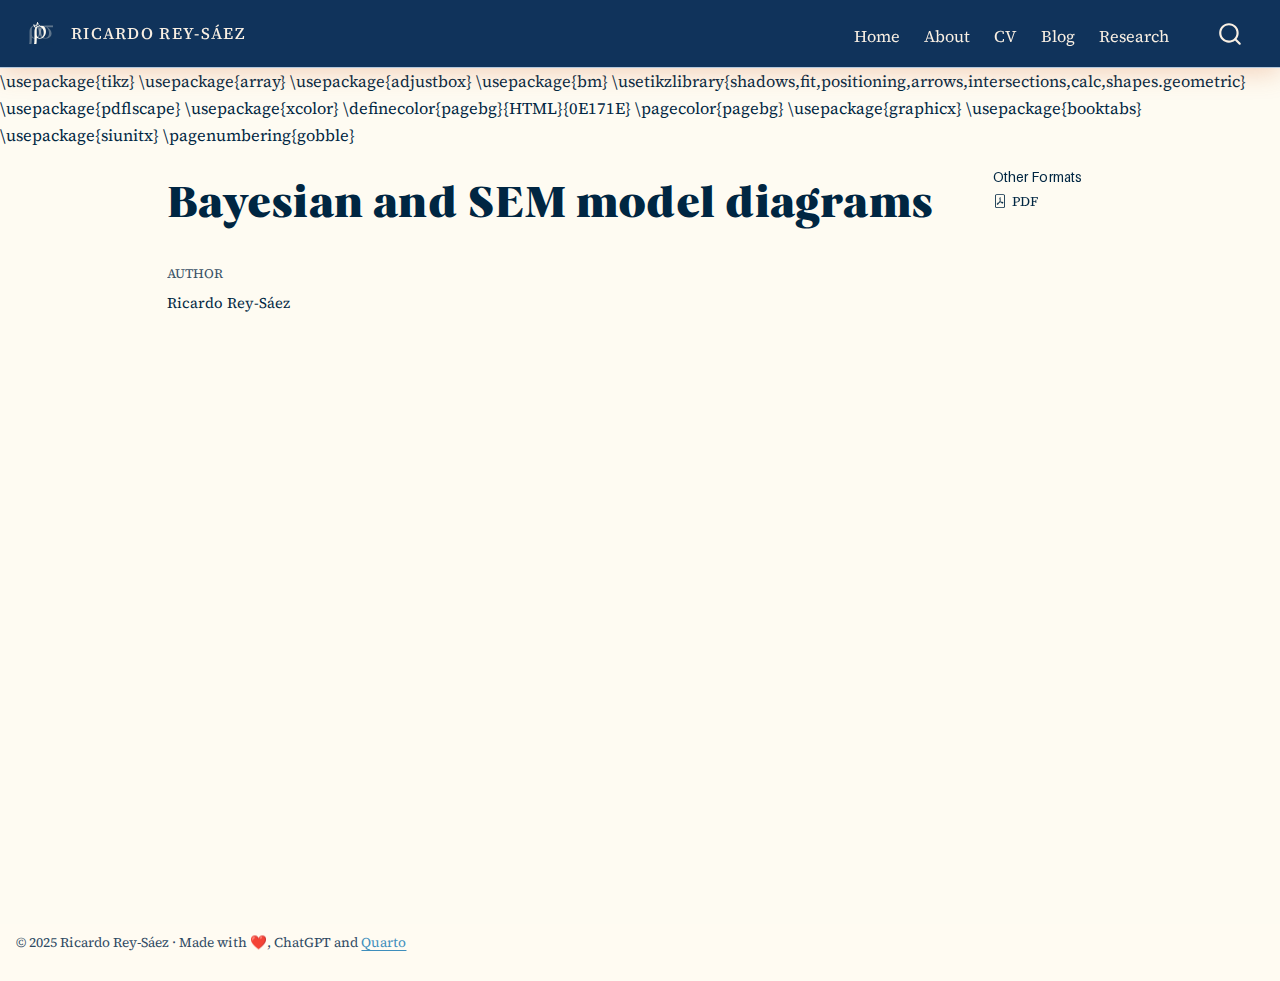
<file: docs/Model diagrams/mod_diagrams_dark.html>
<!DOCTYPE html>
<html xmlns="http://www.w3.org/1999/xhtml" lang="en" xml:lang="en"><head>

<meta charset="utf-8">
<meta name="generator" content="quarto-1.7.27">

<meta name="viewport" content="width=device-width, initial-scale=1.0, user-scalable=yes">

<meta name="author" content="Ricardo Rey-Sáez">

<title>Bayesian and SEM model diagrams – Ricardo Rey-Sáez</title>
<style>
code{white-space: pre-wrap;}
span.smallcaps{font-variant: small-caps;}
div.columns{display: flex; gap: min(4vw, 1.5em);}
div.column{flex: auto; overflow-x: auto;}
div.hanging-indent{margin-left: 1.5em; text-indent: -1.5em;}
ul.task-list{list-style: none;}
ul.task-list li input[type="checkbox"] {
  width: 0.8em;
  margin: 0 0.8em 0.2em -1em; /* quarto-specific, see https://github.com/quarto-dev/quarto-cli/issues/4556 */ 
  vertical-align: middle;
}
</style>


<script src="../site_libs/quarto-nav/quarto-nav.js"></script>
<script src="../site_libs/quarto-nav/headroom.min.js"></script>
<script src="../site_libs/clipboard/clipboard.min.js"></script>
<script src="../site_libs/quarto-search/autocomplete.umd.js"></script>
<script src="../site_libs/quarto-search/fuse.min.js"></script>
<script src="../site_libs/quarto-search/quarto-search.js"></script>
<meta name="quarto:offset" content="../">
<link href="../logosRRS/favicon.svg" rel="icon" type="image/svg+xml">
<script src="../site_libs/quarto-html/quarto.js" type="module"></script>
<script src="../site_libs/quarto-html/tabsets/tabsets.js" type="module"></script>
<script src="../site_libs/quarto-html/popper.min.js"></script>
<script src="../site_libs/quarto-html/tippy.umd.min.js"></script>
<script src="../site_libs/quarto-html/anchor.min.js"></script>
<link href="../site_libs/quarto-html/tippy.css" rel="stylesheet">
<link href="../site_libs/quarto-html/quarto-syntax-highlighting-c4fb88a7599af4a42f865486fd59166e.css" rel="stylesheet" class="quarto-color-scheme" id="quarto-text-highlighting-styles">
<link href="../site_libs/quarto-html/quarto-syntax-highlighting-dark-53407440417a42589bb34d3db63da45b.css" rel="stylesheet" class="quarto-color-scheme quarto-color-alternate" id="quarto-text-highlighting-styles">
<link href="../site_libs/quarto-html/quarto-syntax-highlighting-c4fb88a7599af4a42f865486fd59166e.css" rel="stylesheet" class="quarto-color-scheme-extra" id="quarto-text-highlighting-styles">
<script src="../site_libs/bootstrap/bootstrap.min.js"></script>
<link href="../site_libs/bootstrap/bootstrap-icons.css" rel="stylesheet">
<link href="../site_libs/bootstrap/bootstrap-45a6b78c17cd6d62274d9d2feb9953d0.min.css" rel="stylesheet" append-hash="true" class="quarto-color-scheme" id="quarto-bootstrap" data-mode="light">
<link href="../site_libs/bootstrap/bootstrap-dark-ea3b4445e8606fefb2b206bb39935713.min.css" rel="stylesheet" append-hash="true" class="quarto-color-scheme quarto-color-alternate" id="quarto-bootstrap" data-mode="dark">
<link href="../site_libs/bootstrap/bootstrap-45a6b78c17cd6d62274d9d2feb9953d0.min.css" rel="stylesheet" append-hash="true" class="quarto-color-scheme-extra" id="quarto-bootstrap" data-mode="light">
<script src="../site_libs/quarto-contrib/iconify-2.1.0/iconify-icon.min.js"></script>
<script id="quarto-search-options" type="application/json">{
  "location": "navbar",
  "copy-button": false,
  "collapse-after": 3,
  "panel-placement": "end",
  "type": "overlay",
  "limit": 50,
  "keyboard-shortcut": [
    "f",
    "/",
    "s"
  ],
  "show-item-context": false,
  "language": {
    "search-no-results-text": "No results",
    "search-matching-documents-text": "matching documents",
    "search-copy-link-title": "Copy link to search",
    "search-hide-matches-text": "Hide additional matches",
    "search-more-match-text": "more match in this document",
    "search-more-matches-text": "more matches in this document",
    "search-clear-button-title": "Clear",
    "search-text-placeholder": "",
    "search-detached-cancel-button-title": "Cancel",
    "search-submit-button-title": "Submit",
    "search-label": "Search"
  }
}</script>
<script async="" src="https://www.googletagmanager.com/gtag/js?id=G-EX8XBWJEYL"></script>

<script type="text/javascript">

window.dataLayer = window.dataLayer || [];
function gtag(){dataLayer.push(arguments);}
gtag('js', new Date());
gtag('config', 'G-EX8XBWJEYL', { 'anonymize_ip': true});
</script>
<meta property="og:title" content="Bayesian and SEM model diagrams">
<meta property="og:site_name" content="Ricardo Rey-Sáez">
</head><body class="nav-fixed quarto-light"><script id="quarto-html-before-body" type="application/javascript">
    const toggleBodyColorMode = (bsSheetEl) => {
      const mode = bsSheetEl.getAttribute("data-mode");
      const bodyEl = window.document.querySelector("body");
      if (mode === "dark") {
        bodyEl.classList.add("quarto-dark");
        bodyEl.classList.remove("quarto-light");
      } else {
        bodyEl.classList.add("quarto-light");
        bodyEl.classList.remove("quarto-dark");
      }
    }
    const toggleBodyColorPrimary = () => {
      const bsSheetEl = window.document.querySelector("link#quarto-bootstrap:not([rel=disabled-stylesheet])");
      if (bsSheetEl) {
        toggleBodyColorMode(bsSheetEl);
      }
    }
    window.setColorSchemeToggle = (alternate) => {
      const toggles = window.document.querySelectorAll('.quarto-color-scheme-toggle');
      for (let i=0; i < toggles.length; i++) {
        const toggle = toggles[i];
        if (toggle) {
          if (alternate) {
            toggle.classList.add("alternate");
          } else {
            toggle.classList.remove("alternate");
          }
        }
      }
    };
    const toggleColorMode = (alternate) => {
      // Switch the stylesheets
      const primaryStylesheets = window.document.querySelectorAll('link.quarto-color-scheme:not(.quarto-color-alternate)');
      const alternateStylesheets = window.document.querySelectorAll('link.quarto-color-scheme.quarto-color-alternate');
      manageTransitions('#quarto-margin-sidebar .nav-link', false);
      if (alternate) {
        // note: dark is layered on light, we don't disable primary!
        enableStylesheet(alternateStylesheets);
        for (const sheetNode of alternateStylesheets) {
          if (sheetNode.id === "quarto-bootstrap") {
            toggleBodyColorMode(sheetNode);
          }
        }
      } else {
        disableStylesheet(alternateStylesheets);
        enableStylesheet(primaryStylesheets)
        toggleBodyColorPrimary();
      }
      manageTransitions('#quarto-margin-sidebar .nav-link', true);
      // Switch the toggles
      window.setColorSchemeToggle(alternate)
      // Hack to workaround the fact that safari doesn't
      // properly recolor the scrollbar when toggling (#1455)
      if (navigator.userAgent.indexOf('Safari') > 0 && navigator.userAgent.indexOf('Chrome') == -1) {
        manageTransitions("body", false);
        window.scrollTo(0, 1);
        setTimeout(() => {
          window.scrollTo(0, 0);
          manageTransitions("body", true);
        }, 40);
      }
    }
    const disableStylesheet = (stylesheets) => {
      for (let i=0; i < stylesheets.length; i++) {
        const stylesheet = stylesheets[i];
        stylesheet.rel = 'disabled-stylesheet';
      }
    }
    const enableStylesheet = (stylesheets) => {
      for (let i=0; i < stylesheets.length; i++) {
        const stylesheet = stylesheets[i];
        if(stylesheet.rel !== 'stylesheet') { // for Chrome, which will still FOUC without this check
          stylesheet.rel = 'stylesheet';
        }
      }
    }
    const manageTransitions = (selector, allowTransitions) => {
      const els = window.document.querySelectorAll(selector);
      for (let i=0; i < els.length; i++) {
        const el = els[i];
        if (allowTransitions) {
          el.classList.remove('notransition');
        } else {
          el.classList.add('notransition');
        }
      }
    }
    const isFileUrl = () => {
      return window.location.protocol === 'file:';
    }
    window.hasAlternateSentinel = () => {
      let styleSentinel = getColorSchemeSentinel();
      if (styleSentinel !== null) {
        return styleSentinel === "alternate";
      } else {
        return false;
      }
    }
    const setStyleSentinel = (alternate) => {
      const value = alternate ? "alternate" : "default";
      if (!isFileUrl()) {
        window.localStorage.setItem("quarto-color-scheme", value);
      } else {
        localAlternateSentinel = value;
      }
    }
    const getColorSchemeSentinel = () => {
      if (!isFileUrl()) {
        const storageValue = window.localStorage.getItem("quarto-color-scheme");
        return storageValue != null ? storageValue : localAlternateSentinel;
      } else {
        return localAlternateSentinel;
      }
    }
    const toggleGiscusIfUsed = (isAlternate, darkModeDefault) => {
      const baseTheme = document.querySelector('#giscus-base-theme')?.value ?? 'light';
      const alternateTheme = document.querySelector('#giscus-alt-theme')?.value ?? 'dark';
      let newTheme = '';
      if(darkModeDefault) {
        newTheme = isAlternate ? baseTheme : alternateTheme;
      } else {
        newTheme = isAlternate ? alternateTheme : baseTheme;
      }
      const changeGiscusTheme = () => {
        // From: https://github.com/giscus/giscus/issues/336
        const sendMessage = (message) => {
          const iframe = document.querySelector('iframe.giscus-frame');
          if (!iframe) return;
          iframe.contentWindow.postMessage({ giscus: message }, 'https://giscus.app');
        }
        sendMessage({
          setConfig: {
            theme: newTheme
          }
        });
      }
      const isGiscussLoaded = window.document.querySelector('iframe.giscus-frame') !== null;
      if (isGiscussLoaded) {
        changeGiscusTheme();
      }
    };
    const darkModeDefault = false;
      document.querySelector('link#quarto-text-highlighting-styles.quarto-color-scheme-extra').rel = 'disabled-stylesheet';
      document.querySelector('link#quarto-bootstrap.quarto-color-scheme-extra').rel = 'disabled-stylesheet';
    let localAlternateSentinel = darkModeDefault ? 'alternate' : 'default';
    // Dark / light mode switch
    window.quartoToggleColorScheme = () => {
      // Read the current dark / light value
      let toAlternate = !window.hasAlternateSentinel();
      toggleColorMode(toAlternate);
      setStyleSentinel(toAlternate);
      toggleGiscusIfUsed(toAlternate, darkModeDefault);
    };
    // Switch to dark mode if need be
    if (window.hasAlternateSentinel()) {
      toggleColorMode(true);
    } else {
      toggleColorMode(false);
    }
  </script>\usepackage{tikz}
\usepackage{array}
\usepackage{adjustbox}
\usepackage{bm}
\usetikzlibrary{shadows,fit,positioning,arrows,intersections,calc,shapes.geometric}
\usepackage{pdflscape}
\usepackage{xcolor}
\definecolor{pagebg}{HTML}{0E171E}
\pagecolor{pagebg}
\usepackage{graphicx}
\usepackage{booktabs}
\usepackage{siunitx}
\pagenumbering{gobble}






<div id="quarto-search-results"></div>
  <header id="quarto-header" class="headroom fixed-top">
    <nav class="navbar navbar-expand-lg " data-bs-theme="dark">
      <div class="navbar-container container-fluid">
      <div class="navbar-brand-container mx-auto">
    <a href="../index.html" class="navbar-brand navbar-brand-logo">
    <img src="../logosRRS/navbar_light.svg" alt="" class="navbar-logo">
    </a>
    <a class="navbar-brand" href="../index.html">
    <span class="navbar-title">Ricardo Rey-Sáez</span>
    </a>
  </div>
            <div id="quarto-search" class="" title="Search"></div>
          <button class="navbar-toggler" type="button" data-bs-toggle="collapse" data-bs-target="#navbarCollapse" aria-controls="navbarCollapse" role="menu" aria-expanded="false" aria-label="Toggle navigation" onclick="if (window.quartoToggleHeadroom) { window.quartoToggleHeadroom(); }">
  <span class="navbar-toggler-icon"></span>
</button>
          <div class="collapse navbar-collapse" id="navbarCollapse">
            <ul class="navbar-nav navbar-nav-scroll ms-auto">
  <li class="nav-item">
    <a class="nav-link" href="../index.html"> 
<span class="menu-text"><iconify-icon role="img" inline="" icon="f7:house-fill" aria-label="Icon house-fill from f7 Iconify.design set." title="Icon house-fill from f7 Iconify.design set."></iconify-icon> Home</span></a>
  </li>  
  <li class="nav-item">
    <a class="nav-link" href="../about/index.html"> 
<span class="menu-text"><iconify-icon role="img" inline="" icon="game-icons:throne-king" aria-label="Icon throne-king from game-icons Iconify.design set." title="Icon throne-king from game-icons Iconify.design set."></iconify-icon> About</span></a>
  </li>  
  <li class="nav-item">
    <a class="nav-link" href="../CV/index.html"> 
<span class="menu-text"><iconify-icon role="img" inline="" icon="pepicons-pop:cv" aria-label="Icon cv from pepicons-pop Iconify.design set." title="Icon cv from pepicons-pop Iconify.design set."></iconify-icon> CV</span></a>
  </li>  
  <li class="nav-item">
    <a class="nav-link" href="../blog/index.html"> 
<span class="menu-text"><iconify-icon role="img" inline="" icon="carbon:qq-plot" aria-label="Icon qq-plot from carbon Iconify.design set." title="Icon qq-plot from carbon Iconify.design set."></iconify-icon> Blog</span></a>
  </li>  
  <li class="nav-item">
    <a class="nav-link" href="../research/index.html"> 
<span class="menu-text"><iconify-icon role="img" inline="" icon="iconoir:brain-research" aria-label="Icon brain-research from iconoir Iconify.design set." title="Icon brain-research from iconoir Iconify.design set."></iconify-icon> Research</span></a>
  </li>  
</ul>
          </div> <!-- /navcollapse -->
            <div class="quarto-navbar-tools">
  <a href="" class="quarto-color-scheme-toggle quarto-navigation-tool  px-1" onclick="window.quartoToggleColorScheme(); return false;" title="Toggle dark mode"><i class="bi"></i></a>
</div>
      </div> <!-- /container-fluid -->
    </nav>
</header>
<!-- content -->
<div id="quarto-content" class="quarto-container page-columns page-rows-contents page-layout-article page-navbar">
<!-- sidebar -->
<!-- margin-sidebar -->
    <div id="quarto-margin-sidebar" class="sidebar margin-sidebar">
        
    <div class="quarto-alternate-formats"><h2>Other Formats</h2><ul><li><a href="mod_diagrams_dark.pdf"><i class="bi bi-file-pdf"></i>PDF</a></li></ul></div></div>
<!-- main -->
<main class="content" id="quarto-document-content">


<header id="title-block-header" class="quarto-title-block default">
<div class="quarto-title">
<h1 class="title">Bayesian and SEM model diagrams</h1>
</div>



<div class="quarto-title-meta">

    <div>
    <div class="quarto-title-meta-heading">Author</div>
    <div class="quarto-title-meta-contents">
             <p>Ricardo Rey-Sáez </p>
          </div>
  </div>
    
  
    
  </div>
  


</header>


<!-- 
- \pagecolor{pagebg}  
- \definecolor{pagebg}{HTML}{F1F1F1}
Add this to header to change the background color
-->



<a onclick="window.scrollTo(0, 0); return false;" role="button" id="quarto-back-to-top"><i class="bi bi-arrow-up"></i> Back to top</a></main> <!-- /main -->
<script id="quarto-html-after-body" type="application/javascript">
  window.document.addEventListener("DOMContentLoaded", function (event) {
    // Ensure there is a toggle, if there isn't float one in the top right
    if (window.document.querySelector('.quarto-color-scheme-toggle') === null) {
      const a = window.document.createElement('a');
      a.classList.add('top-right');
      a.classList.add('quarto-color-scheme-toggle');
      a.href = "";
      a.onclick = function() { try { window.quartoToggleColorScheme(); } catch {} return false; };
      const i = window.document.createElement("i");
      i.classList.add('bi');
      a.appendChild(i);
      window.document.body.appendChild(a);
    }
    window.setColorSchemeToggle(window.hasAlternateSentinel())
    const icon = "";
    const anchorJS = new window.AnchorJS();
    anchorJS.options = {
      placement: 'right',
      icon: icon
    };
    anchorJS.add('.anchored');
    const isCodeAnnotation = (el) => {
      for (const clz of el.classList) {
        if (clz.startsWith('code-annotation-')) {                     
          return true;
        }
      }
      return false;
    }
    const onCopySuccess = function(e) {
      // button target
      const button = e.trigger;
      // don't keep focus
      button.blur();
      // flash "checked"
      button.classList.add('code-copy-button-checked');
      var currentTitle = button.getAttribute("title");
      button.setAttribute("title", "Copied!");
      let tooltip;
      if (window.bootstrap) {
        button.setAttribute("data-bs-toggle", "tooltip");
        button.setAttribute("data-bs-placement", "left");
        button.setAttribute("data-bs-title", "Copied!");
        tooltip = new bootstrap.Tooltip(button, 
          { trigger: "manual", 
            customClass: "code-copy-button-tooltip",
            offset: [0, -8]});
        tooltip.show();    
      }
      setTimeout(function() {
        if (tooltip) {
          tooltip.hide();
          button.removeAttribute("data-bs-title");
          button.removeAttribute("data-bs-toggle");
          button.removeAttribute("data-bs-placement");
        }
        button.setAttribute("title", currentTitle);
        button.classList.remove('code-copy-button-checked');
      }, 1000);
      // clear code selection
      e.clearSelection();
    }
    const getTextToCopy = function(trigger) {
        const codeEl = trigger.previousElementSibling.cloneNode(true);
        for (const childEl of codeEl.children) {
          if (isCodeAnnotation(childEl)) {
            childEl.remove();
          }
        }
        return codeEl.innerText;
    }
    const clipboard = new window.ClipboardJS('.code-copy-button:not([data-in-quarto-modal])', {
      text: getTextToCopy
    });
    clipboard.on('success', onCopySuccess);
    if (window.document.getElementById('quarto-embedded-source-code-modal')) {
      const clipboardModal = new window.ClipboardJS('.code-copy-button[data-in-quarto-modal]', {
        text: getTextToCopy,
        container: window.document.getElementById('quarto-embedded-source-code-modal')
      });
      clipboardModal.on('success', onCopySuccess);
    }
      var localhostRegex = new RegExp(/^(?:http|https):\/\/localhost\:?[0-9]*\//);
      var mailtoRegex = new RegExp(/^mailto:/);
        var filterRegex = new RegExp("https:\/\/ricardoreysaez\.github\.io\/");
      var isInternal = (href) => {
          return filterRegex.test(href) || localhostRegex.test(href) || mailtoRegex.test(href);
      }
      // Inspect non-navigation links and adorn them if external
     var links = window.document.querySelectorAll('a[href]:not(.nav-link):not(.navbar-brand):not(.toc-action):not(.sidebar-link):not(.sidebar-item-toggle):not(.pagination-link):not(.no-external):not([aria-hidden]):not(.dropdown-item):not(.quarto-navigation-tool):not(.about-link)');
      for (var i=0; i<links.length; i++) {
        const link = links[i];
        if (!isInternal(link.href)) {
          // undo the damage that might have been done by quarto-nav.js in the case of
          // links that we want to consider external
          if (link.dataset.originalHref !== undefined) {
            link.href = link.dataset.originalHref;
          }
        }
      }
    function tippyHover(el, contentFn, onTriggerFn, onUntriggerFn) {
      const config = {
        allowHTML: true,
        maxWidth: 500,
        delay: 100,
        arrow: false,
        appendTo: function(el) {
            return el.parentElement;
        },
        interactive: true,
        interactiveBorder: 10,
        theme: 'quarto',
        placement: 'bottom-start',
      };
      if (contentFn) {
        config.content = contentFn;
      }
      if (onTriggerFn) {
        config.onTrigger = onTriggerFn;
      }
      if (onUntriggerFn) {
        config.onUntrigger = onUntriggerFn;
      }
      window.tippy(el, config); 
    }
    const noterefs = window.document.querySelectorAll('a[role="doc-noteref"]');
    for (var i=0; i<noterefs.length; i++) {
      const ref = noterefs[i];
      tippyHover(ref, function() {
        // use id or data attribute instead here
        let href = ref.getAttribute('data-footnote-href') || ref.getAttribute('href');
        try { href = new URL(href).hash; } catch {}
        const id = href.replace(/^#\/?/, "");
        const note = window.document.getElementById(id);
        if (note) {
          return note.innerHTML;
        } else {
          return "";
        }
      });
    }
    const xrefs = window.document.querySelectorAll('a.quarto-xref');
    const processXRef = (id, note) => {
      // Strip column container classes
      const stripColumnClz = (el) => {
        el.classList.remove("page-full", "page-columns");
        if (el.children) {
          for (const child of el.children) {
            stripColumnClz(child);
          }
        }
      }
      stripColumnClz(note)
      if (id === null || id.startsWith('sec-')) {
        // Special case sections, only their first couple elements
        const container = document.createElement("div");
        if (note.children && note.children.length > 2) {
          container.appendChild(note.children[0].cloneNode(true));
          for (let i = 1; i < note.children.length; i++) {
            const child = note.children[i];
            if (child.tagName === "P" && child.innerText === "") {
              continue;
            } else {
              container.appendChild(child.cloneNode(true));
              break;
            }
          }
          if (window.Quarto?.typesetMath) {
            window.Quarto.typesetMath(container);
          }
          return container.innerHTML
        } else {
          if (window.Quarto?.typesetMath) {
            window.Quarto.typesetMath(note);
          }
          return note.innerHTML;
        }
      } else {
        // Remove any anchor links if they are present
        const anchorLink = note.querySelector('a.anchorjs-link');
        if (anchorLink) {
          anchorLink.remove();
        }
        if (window.Quarto?.typesetMath) {
          window.Quarto.typesetMath(note);
        }
        if (note.classList.contains("callout")) {
          return note.outerHTML;
        } else {
          return note.innerHTML;
        }
      }
    }
    for (var i=0; i<xrefs.length; i++) {
      const xref = xrefs[i];
      tippyHover(xref, undefined, function(instance) {
        instance.disable();
        let url = xref.getAttribute('href');
        let hash = undefined; 
        if (url.startsWith('#')) {
          hash = url;
        } else {
          try { hash = new URL(url).hash; } catch {}
        }
        if (hash) {
          const id = hash.replace(/^#\/?/, "");
          const note = window.document.getElementById(id);
          if (note !== null) {
            try {
              const html = processXRef(id, note.cloneNode(true));
              instance.setContent(html);
            } finally {
              instance.enable();
              instance.show();
            }
          } else {
            // See if we can fetch this
            fetch(url.split('#')[0])
            .then(res => res.text())
            .then(html => {
              const parser = new DOMParser();
              const htmlDoc = parser.parseFromString(html, "text/html");
              const note = htmlDoc.getElementById(id);
              if (note !== null) {
                const html = processXRef(id, note);
                instance.setContent(html);
              } 
            }).finally(() => {
              instance.enable();
              instance.show();
            });
          }
        } else {
          // See if we can fetch a full url (with no hash to target)
          // This is a special case and we should probably do some content thinning / targeting
          fetch(url)
          .then(res => res.text())
          .then(html => {
            const parser = new DOMParser();
            const htmlDoc = parser.parseFromString(html, "text/html");
            const note = htmlDoc.querySelector('main.content');
            if (note !== null) {
              // This should only happen for chapter cross references
              // (since there is no id in the URL)
              // remove the first header
              if (note.children.length > 0 && note.children[0].tagName === "HEADER") {
                note.children[0].remove();
              }
              const html = processXRef(null, note);
              instance.setContent(html);
            } 
          }).finally(() => {
            instance.enable();
            instance.show();
          });
        }
      }, function(instance) {
      });
    }
        let selectedAnnoteEl;
        const selectorForAnnotation = ( cell, annotation) => {
          let cellAttr = 'data-code-cell="' + cell + '"';
          let lineAttr = 'data-code-annotation="' +  annotation + '"';
          const selector = 'span[' + cellAttr + '][' + lineAttr + ']';
          return selector;
        }
        const selectCodeLines = (annoteEl) => {
          const doc = window.document;
          const targetCell = annoteEl.getAttribute("data-target-cell");
          const targetAnnotation = annoteEl.getAttribute("data-target-annotation");
          const annoteSpan = window.document.querySelector(selectorForAnnotation(targetCell, targetAnnotation));
          const lines = annoteSpan.getAttribute("data-code-lines").split(",");
          const lineIds = lines.map((line) => {
            return targetCell + "-" + line;
          })
          let top = null;
          let height = null;
          let parent = null;
          if (lineIds.length > 0) {
              //compute the position of the single el (top and bottom and make a div)
              const el = window.document.getElementById(lineIds[0]);
              top = el.offsetTop;
              height = el.offsetHeight;
              parent = el.parentElement.parentElement;
            if (lineIds.length > 1) {
              const lastEl = window.document.getElementById(lineIds[lineIds.length - 1]);
              const bottom = lastEl.offsetTop + lastEl.offsetHeight;
              height = bottom - top;
            }
            if (top !== null && height !== null && parent !== null) {
              // cook up a div (if necessary) and position it 
              let div = window.document.getElementById("code-annotation-line-highlight");
              if (div === null) {
                div = window.document.createElement("div");
                div.setAttribute("id", "code-annotation-line-highlight");
                div.style.position = 'absolute';
                parent.appendChild(div);
              }
              div.style.top = top - 2 + "px";
              div.style.height = height + 4 + "px";
              div.style.left = 0;
              let gutterDiv = window.document.getElementById("code-annotation-line-highlight-gutter");
              if (gutterDiv === null) {
                gutterDiv = window.document.createElement("div");
                gutterDiv.setAttribute("id", "code-annotation-line-highlight-gutter");
                gutterDiv.style.position = 'absolute';
                const codeCell = window.document.getElementById(targetCell);
                const gutter = codeCell.querySelector('.code-annotation-gutter');
                gutter.appendChild(gutterDiv);
              }
              gutterDiv.style.top = top - 2 + "px";
              gutterDiv.style.height = height + 4 + "px";
            }
            selectedAnnoteEl = annoteEl;
          }
        };
        const unselectCodeLines = () => {
          const elementsIds = ["code-annotation-line-highlight", "code-annotation-line-highlight-gutter"];
          elementsIds.forEach((elId) => {
            const div = window.document.getElementById(elId);
            if (div) {
              div.remove();
            }
          });
          selectedAnnoteEl = undefined;
        };
          // Handle positioning of the toggle
      window.addEventListener(
        "resize",
        throttle(() => {
          elRect = undefined;
          if (selectedAnnoteEl) {
            selectCodeLines(selectedAnnoteEl);
          }
        }, 10)
      );
      function throttle(fn, ms) {
      let throttle = false;
      let timer;
        return (...args) => {
          if(!throttle) { // first call gets through
              fn.apply(this, args);
              throttle = true;
          } else { // all the others get throttled
              if(timer) clearTimeout(timer); // cancel #2
              timer = setTimeout(() => {
                fn.apply(this, args);
                timer = throttle = false;
              }, ms);
          }
        };
      }
        // Attach click handler to the DT
        const annoteDls = window.document.querySelectorAll('dt[data-target-cell]');
        for (const annoteDlNode of annoteDls) {
          annoteDlNode.addEventListener('click', (event) => {
            const clickedEl = event.target;
            if (clickedEl !== selectedAnnoteEl) {
              unselectCodeLines();
              const activeEl = window.document.querySelector('dt[data-target-cell].code-annotation-active');
              if (activeEl) {
                activeEl.classList.remove('code-annotation-active');
              }
              selectCodeLines(clickedEl);
              clickedEl.classList.add('code-annotation-active');
            } else {
              // Unselect the line
              unselectCodeLines();
              clickedEl.classList.remove('code-annotation-active');
            }
          });
        }
    const findCites = (el) => {
      const parentEl = el.parentElement;
      if (parentEl) {
        const cites = parentEl.dataset.cites;
        if (cites) {
          return {
            el,
            cites: cites.split(' ')
          };
        } else {
          return findCites(el.parentElement)
        }
      } else {
        return undefined;
      }
    };
    var bibliorefs = window.document.querySelectorAll('a[role="doc-biblioref"]');
    for (var i=0; i<bibliorefs.length; i++) {
      const ref = bibliorefs[i];
      const citeInfo = findCites(ref);
      if (citeInfo) {
        tippyHover(citeInfo.el, function() {
          var popup = window.document.createElement('div');
          citeInfo.cites.forEach(function(cite) {
            var citeDiv = window.document.createElement('div');
            citeDiv.classList.add('hanging-indent');
            citeDiv.classList.add('csl-entry');
            var biblioDiv = window.document.getElementById('ref-' + cite);
            if (biblioDiv) {
              citeDiv.innerHTML = biblioDiv.innerHTML;
            }
            popup.appendChild(citeDiv);
          });
          return popup.innerHTML;
        });
      }
    }
  });
  </script>
</div> <!-- /content -->
<footer class="footer">
  <div class="nav-footer">
    <div class="nav-footer-left">
<p>© 2025 Ricardo Rey-Sáez ∙ Made with ❤️, ChatGPT and <a href="https://quarto.org" target="_blank" rel="noopener">Quarto</a></p>
</div>   
    <div class="nav-footer-center">
<p><a class="link-dark me-1" href="https://orcid.org/0000-0001-6739-2035" title="ORCID" target="_blank" rel="noopener"><iconify-icon role="img" inline="" icon="fa6-brands:orcid" aria-label="Icon orcid from fa6-brands Iconify.design set." title="Icon orcid from fa6-brands Iconify.design set."></iconify-icon></a> <a class="link-dark me-1" href="https://github.com/rreysa" title="GitHub" target="_blank" rel="noopener"><iconify-icon role="img" inline="" icon="fa6-brands:github" aria-label="Icon github from fa6-brands Iconify.design set." title="Icon github from fa6-brands Iconify.design set."></iconify-icon></a> <a class="link-dark me-1" href="https://www.researchgate.net/profile/Ricardo-Rey-Saez" title="ResearchGate" target="_blank" rel="noopener"><iconify-icon role="img" inline="" icon="fa6-brands:researchgate" aria-label="Icon researchgate from fa6-brands Iconify.design set." title="Icon researchgate from fa6-brands Iconify.design set."></iconify-icon></a> <a class="link-dark me-1" href="https://x.com/RicardoRey_95" title="Twitter/X" target="_blank" rel="noopener"><iconify-icon role="img" inline="" icon="fa6-brands:twitter" aria-label="Icon twitter from fa6-brands Iconify.design set." title="Icon twitter from fa6-brands Iconify.design set."></iconify-icon></a> <a class="link-dark me-1" href="https://bsky.app/profile/ricardoreysaez.bsky.social" title="Bluesky" target="_blank" rel="noopener"><iconify-icon role="img" inline="" icon="fa6-brands:bluesky" aria-label="Icon bluesky from fa6-brands Iconify.design set." title="Icon bluesky from fa6-brands Iconify.design set."></iconify-icon></a> <a class="link-dark me-1" href="https://www.youtube.com/@psicometries" title="YouTube" target="_blank" rel="noopener"><iconify-icon role="img" inline="" icon="fa6-brands:youtube" aria-label="Icon youtube from fa6-brands Iconify.design set." title="Icon youtube from fa6-brands Iconify.design set."></iconify-icon></a></p>
</div>
    <div class="nav-footer-right">
      &nbsp;
    </div>
  </div>
</footer>
<script>
(function () {
  function setup() {
    // Contenedor del botón de cambio de tema
    const wrap = document.querySelector('.quarto-color-scheme-toggle');
    if (!wrap || wrap.querySelector('iconify-icon')) return;

    // Inserta directamente los iconos dentro del botón
    wrap.innerHTML = `
      <span class="q-scheme-icons" aria-hidden="true">
        <iconify-icon class="icon-sun"  icon="lucide:sun"  width="22" height="22"></iconify-icon>
        <iconify-icon class="icon-moon" icon="lucide:moon" width="22" height="22"></iconify-icon>
      </span>`;

    // Actualiza visibilidad según modo actual
    updateIcons();

    // Escucha cambios de tema
    wrap.addEventListener('click', () => {
      setTimeout(updateIcons, 20); // pequeño retardo para transición
    });
  }

  // Muestra/oculta los iconos según el tema activo
  function updateIcons() {
    const isDark = document.body.classList.contains('quarto-dark');
    const sun  = document.querySelector('.q-scheme-icons .icon-sun');
    const moon = document.querySelector('.q-scheme-icons .icon-moon');
    if (!sun || !moon) return;
    sun.style.opacity  = isDark ? 0 : 1;
    moon.style.opacity = isDark ? 1 : 0;
  }

  // Ejecutar al cargar la página
  (document.readyState === 'loading')
    ? document.addEventListener('DOMContentLoaded', setup)
    : setup();
})();
</script>

<style>
/* Contenedor general del botón */
.navbar .quarto-color-scheme-toggle {
  display: inline-flex;
  align-items: center;
  justify-content: center;
  padding: 0 .2rem;
  cursor: pointer;
  position: relative;
  top: 4px;
}

/* Contenedor interno de los iconos */
.q-scheme-icons {
  display: inline-flex;
  align-items: center;
  justify-content: center;
  position: relative;
  width: 1.1rem;
  height: 1.6rem;
  transform: translateY(2px);
}

/* Iconos centrados con transición */
.q-scheme-icons iconify-icon {
  position: absolute;
  line-height: 1;
  vertical-align: middle;
  transition: opacity .25s ease;
}

/* Sol y luna por defecto */
.q-scheme-icons .icon-sun  { opacity: 1; }
.q-scheme-icons .icon-moon { opacity: 0; }

/* En modo oscuro, intercambiar */
body.quarto-dark .q-scheme-icons .icon-sun  { opacity: 0; }
body.quarto-dark .q-scheme-icons .icon-moon { opacity: 1; }
</style>




</body></html>
</file>
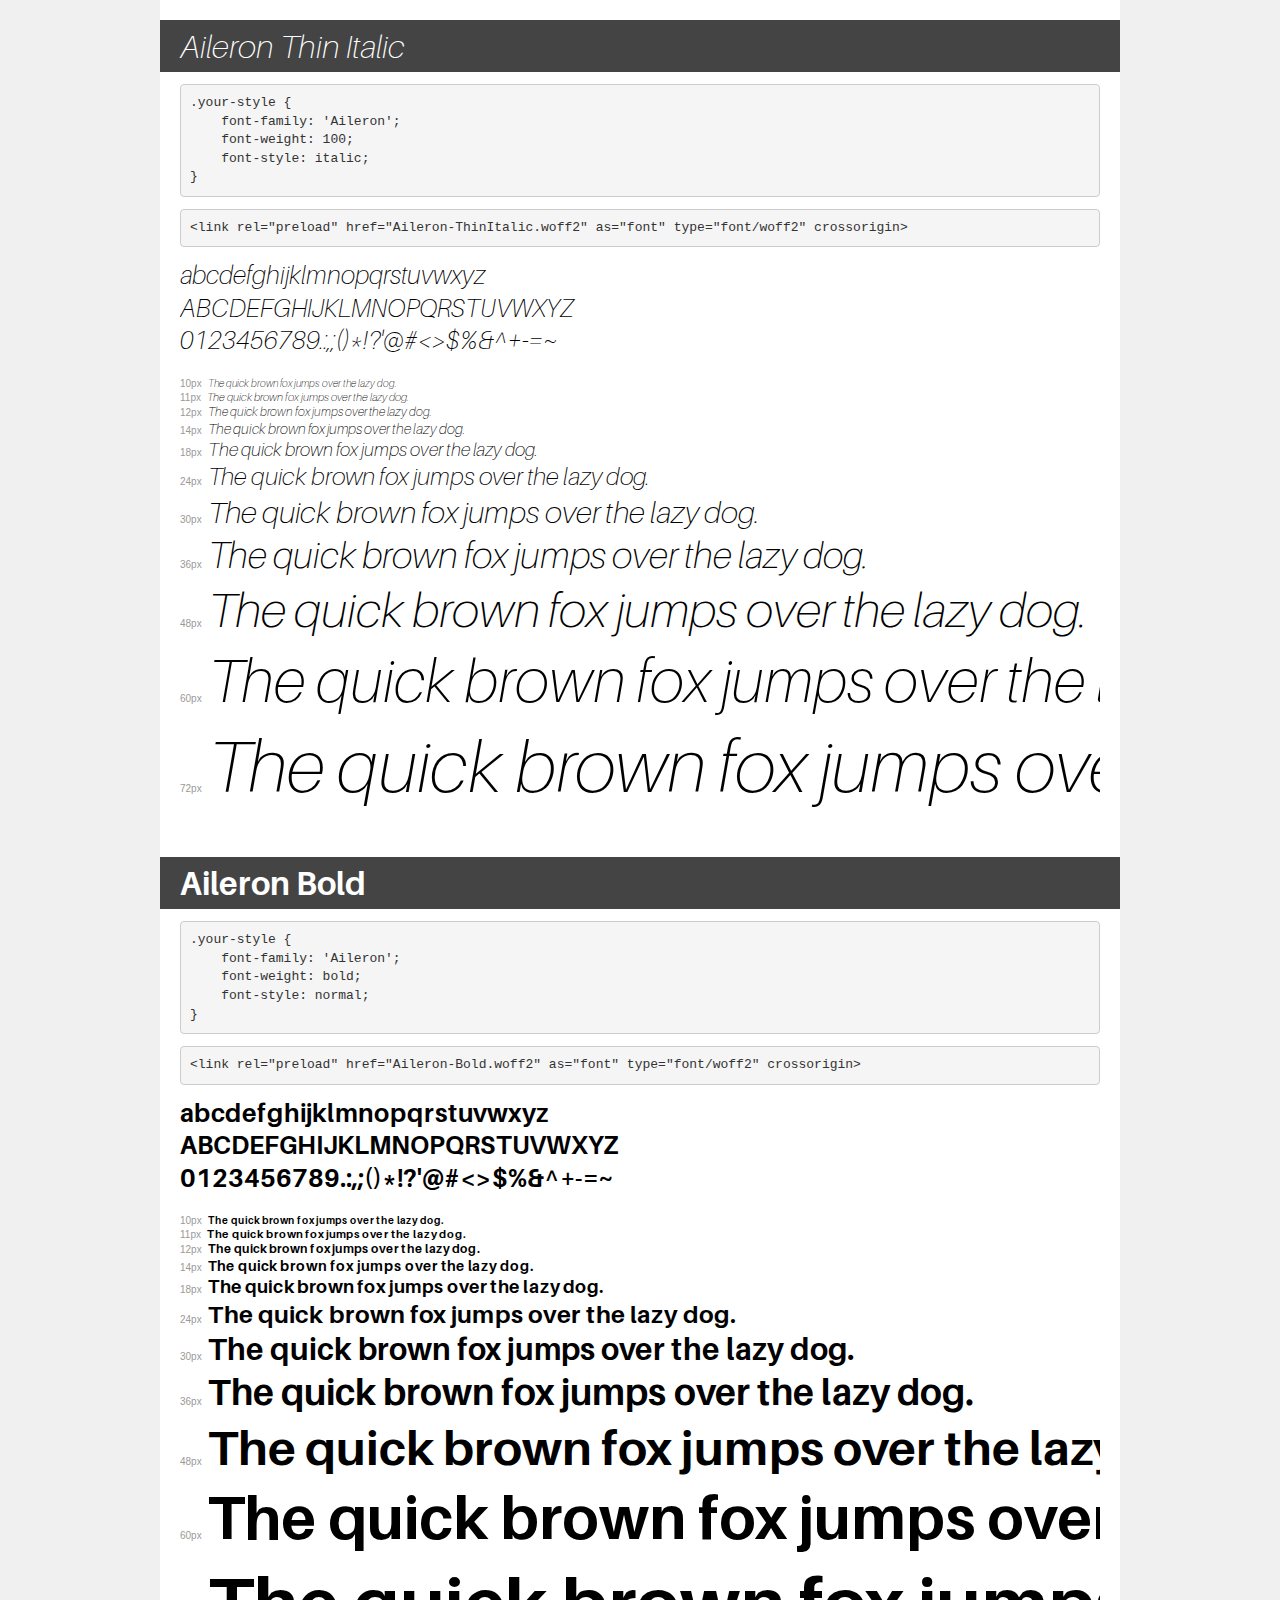
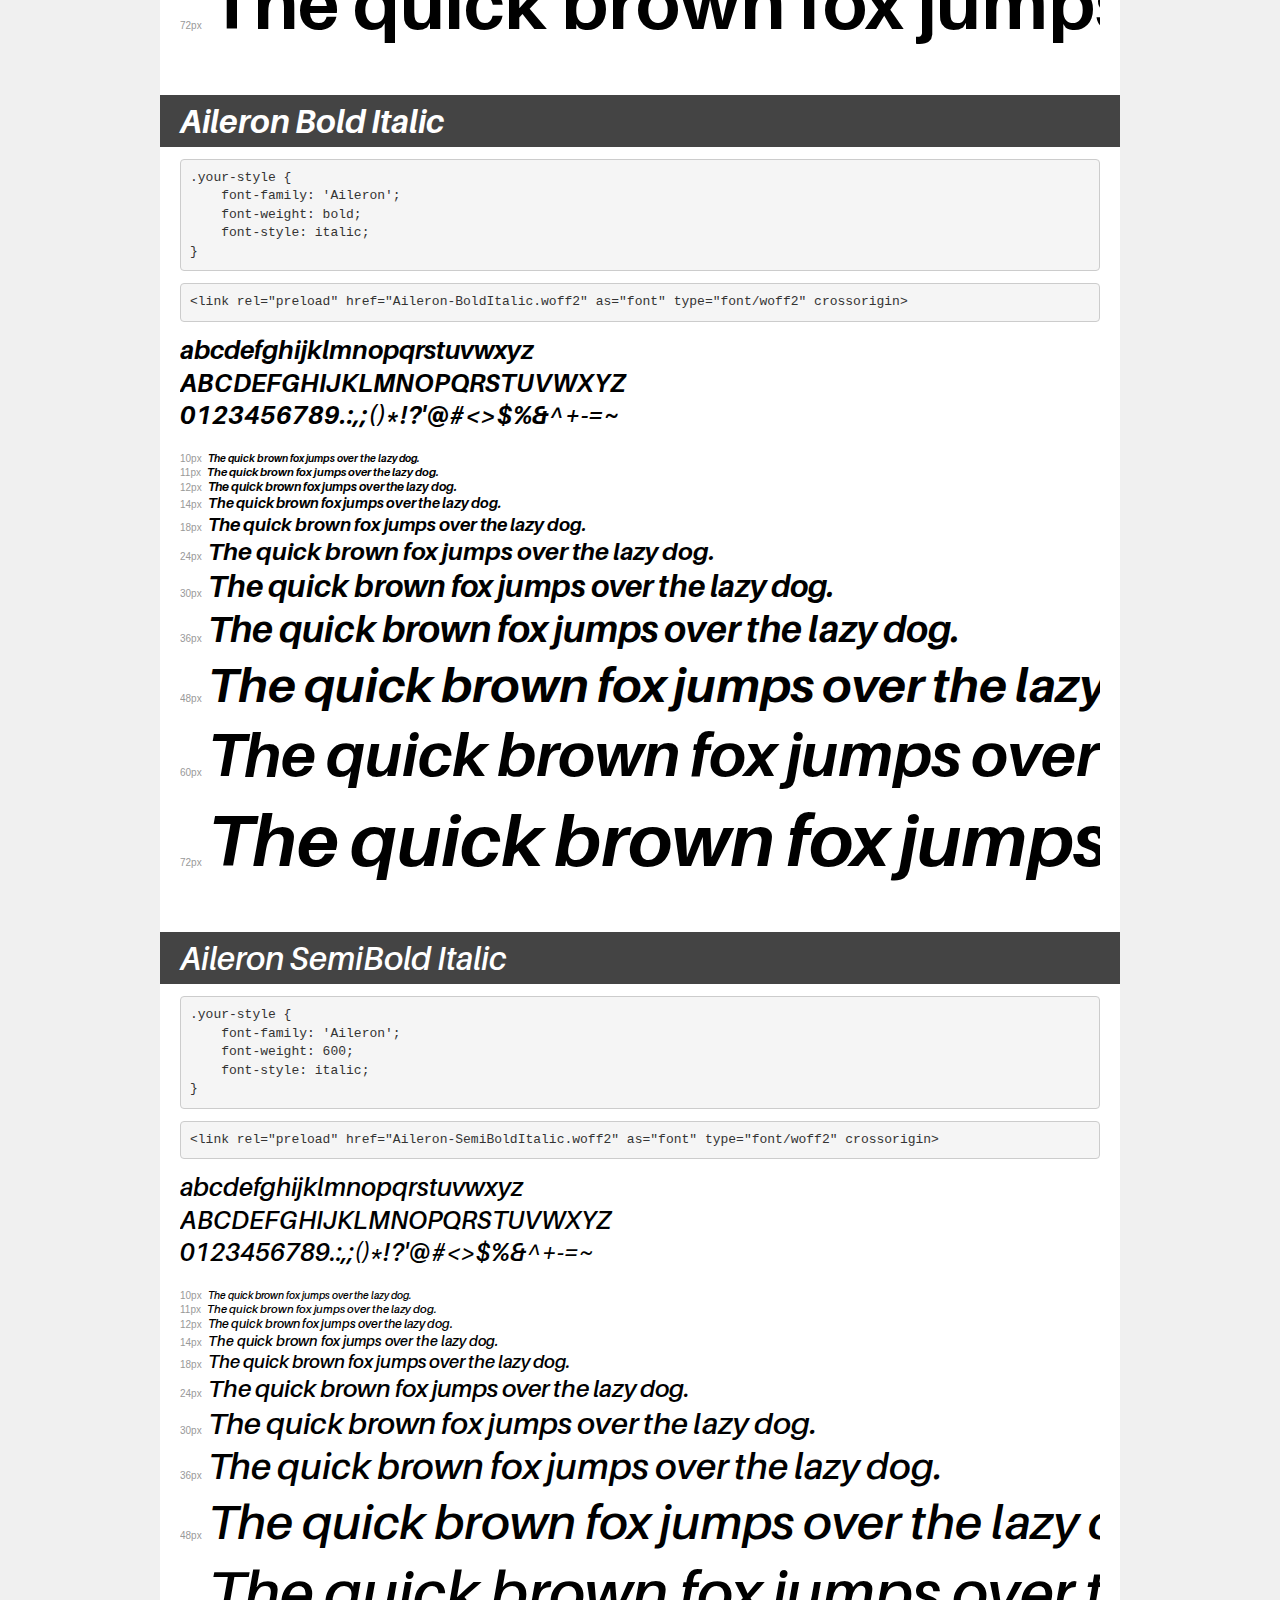
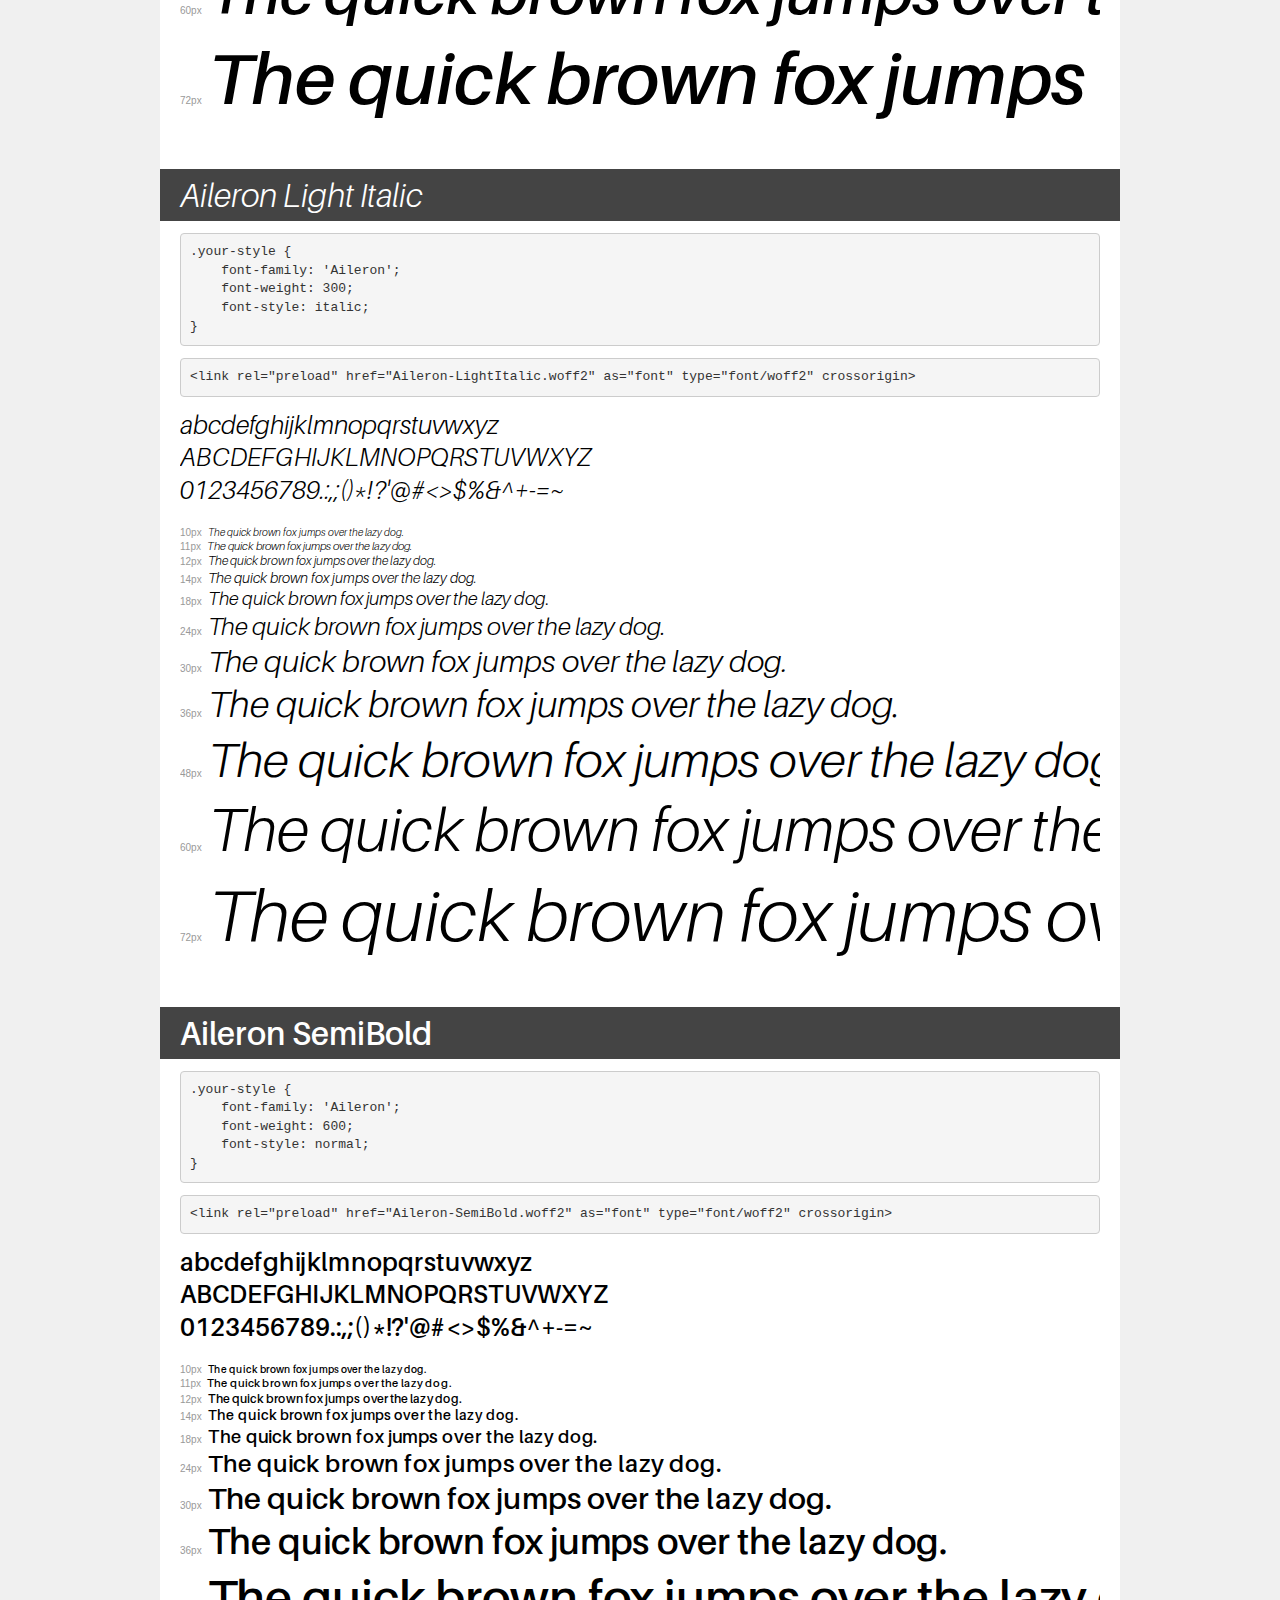
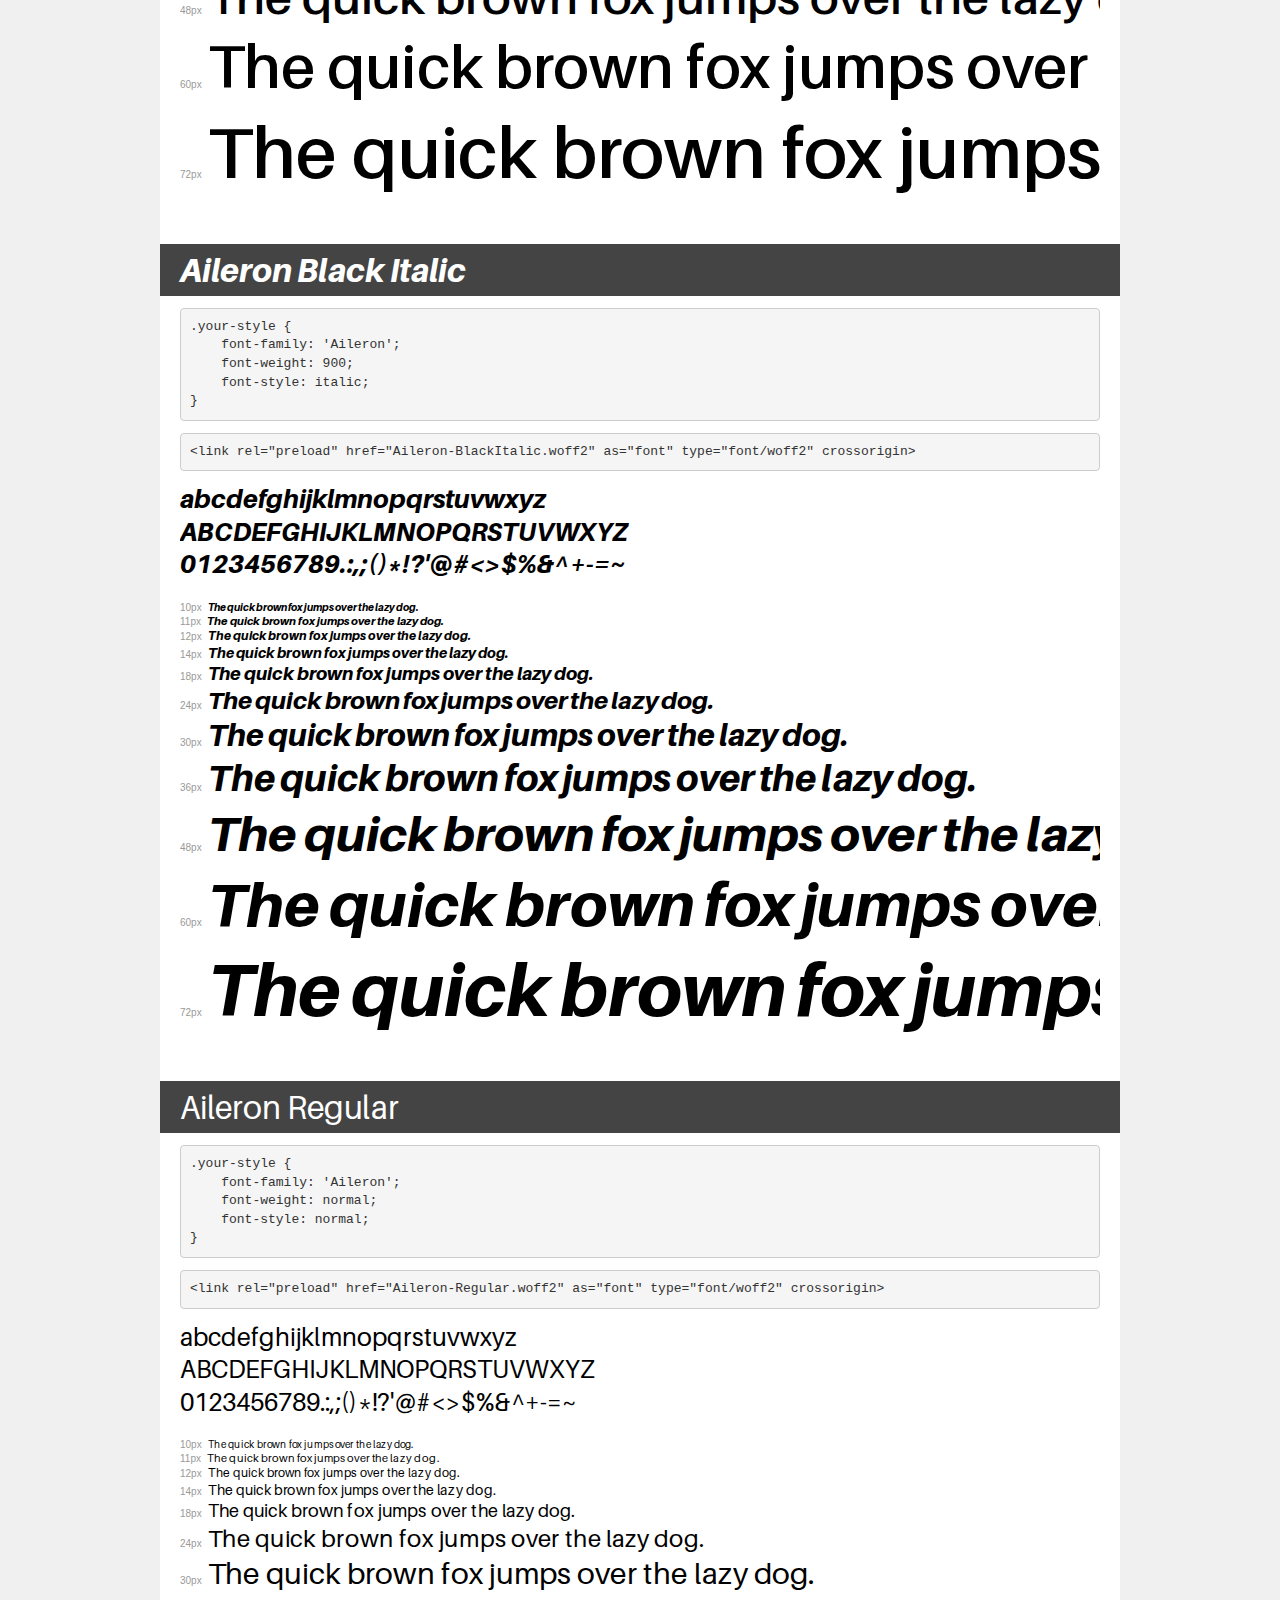
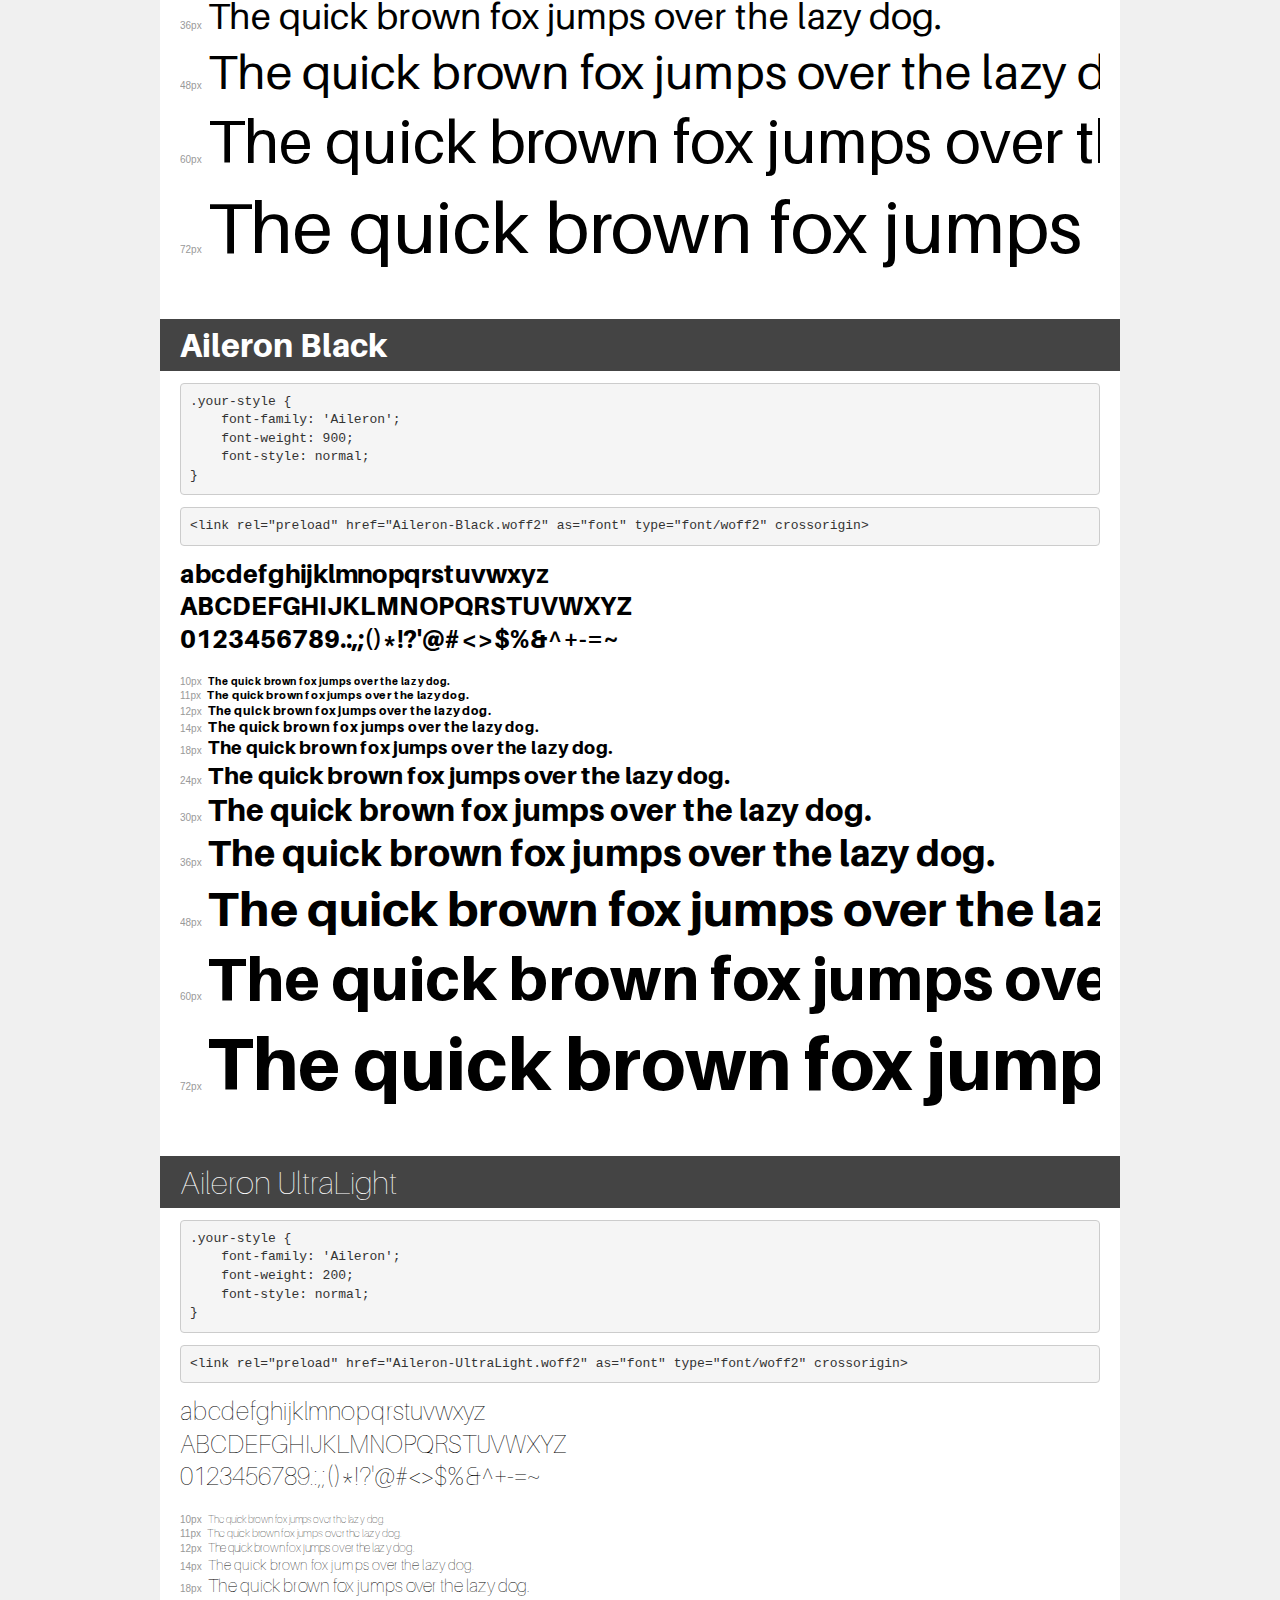
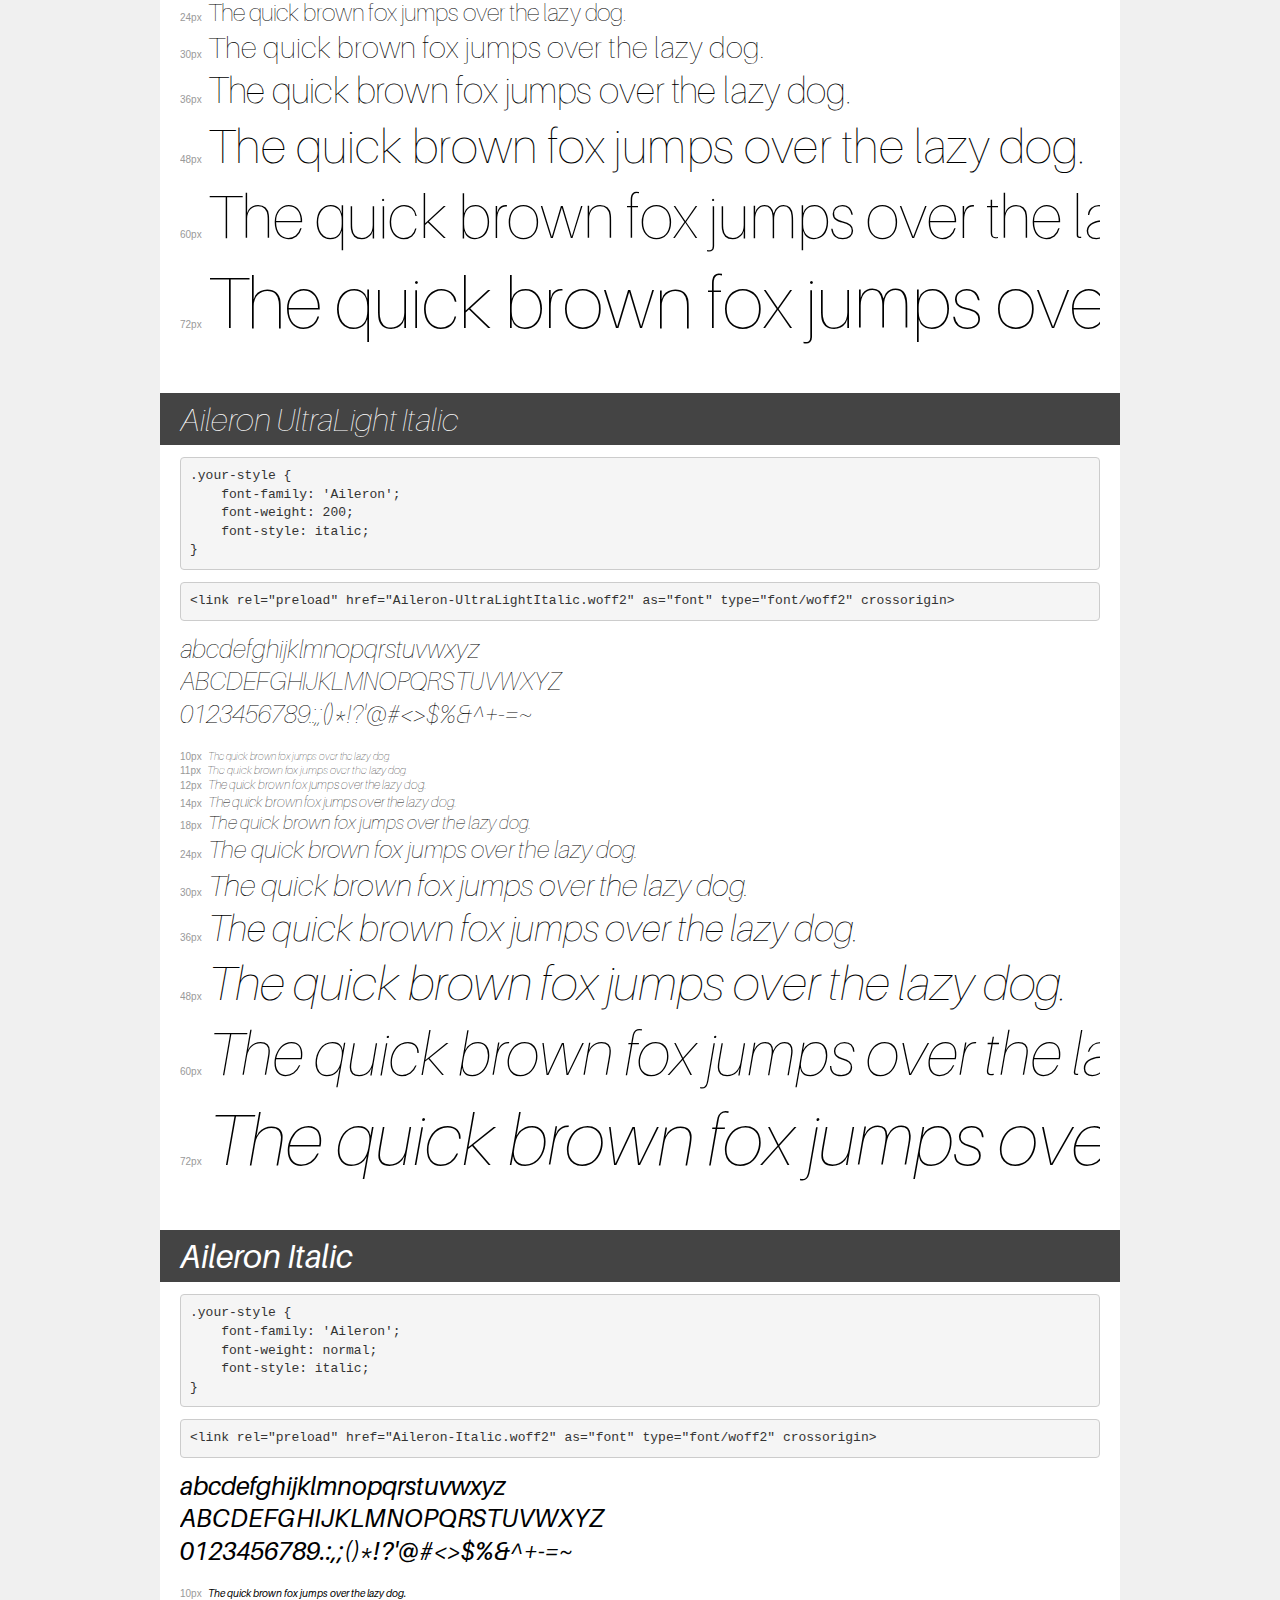
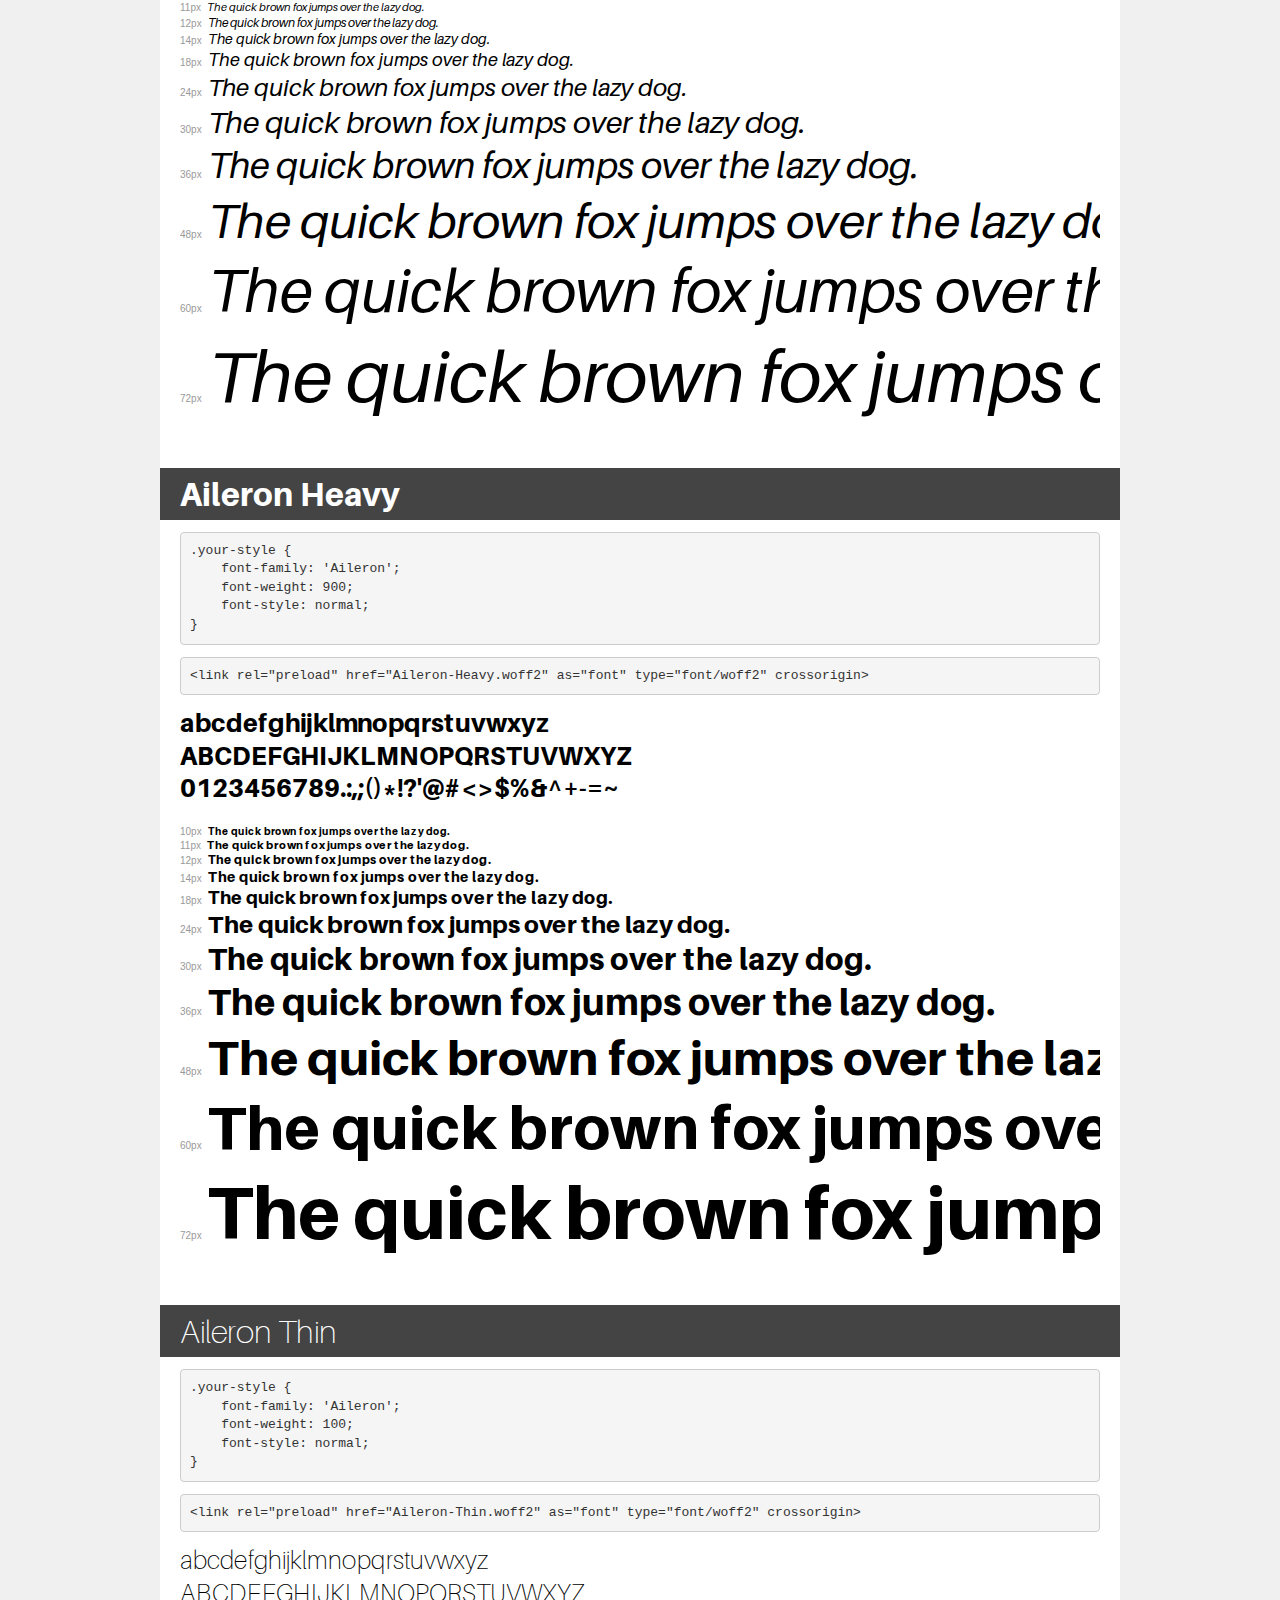
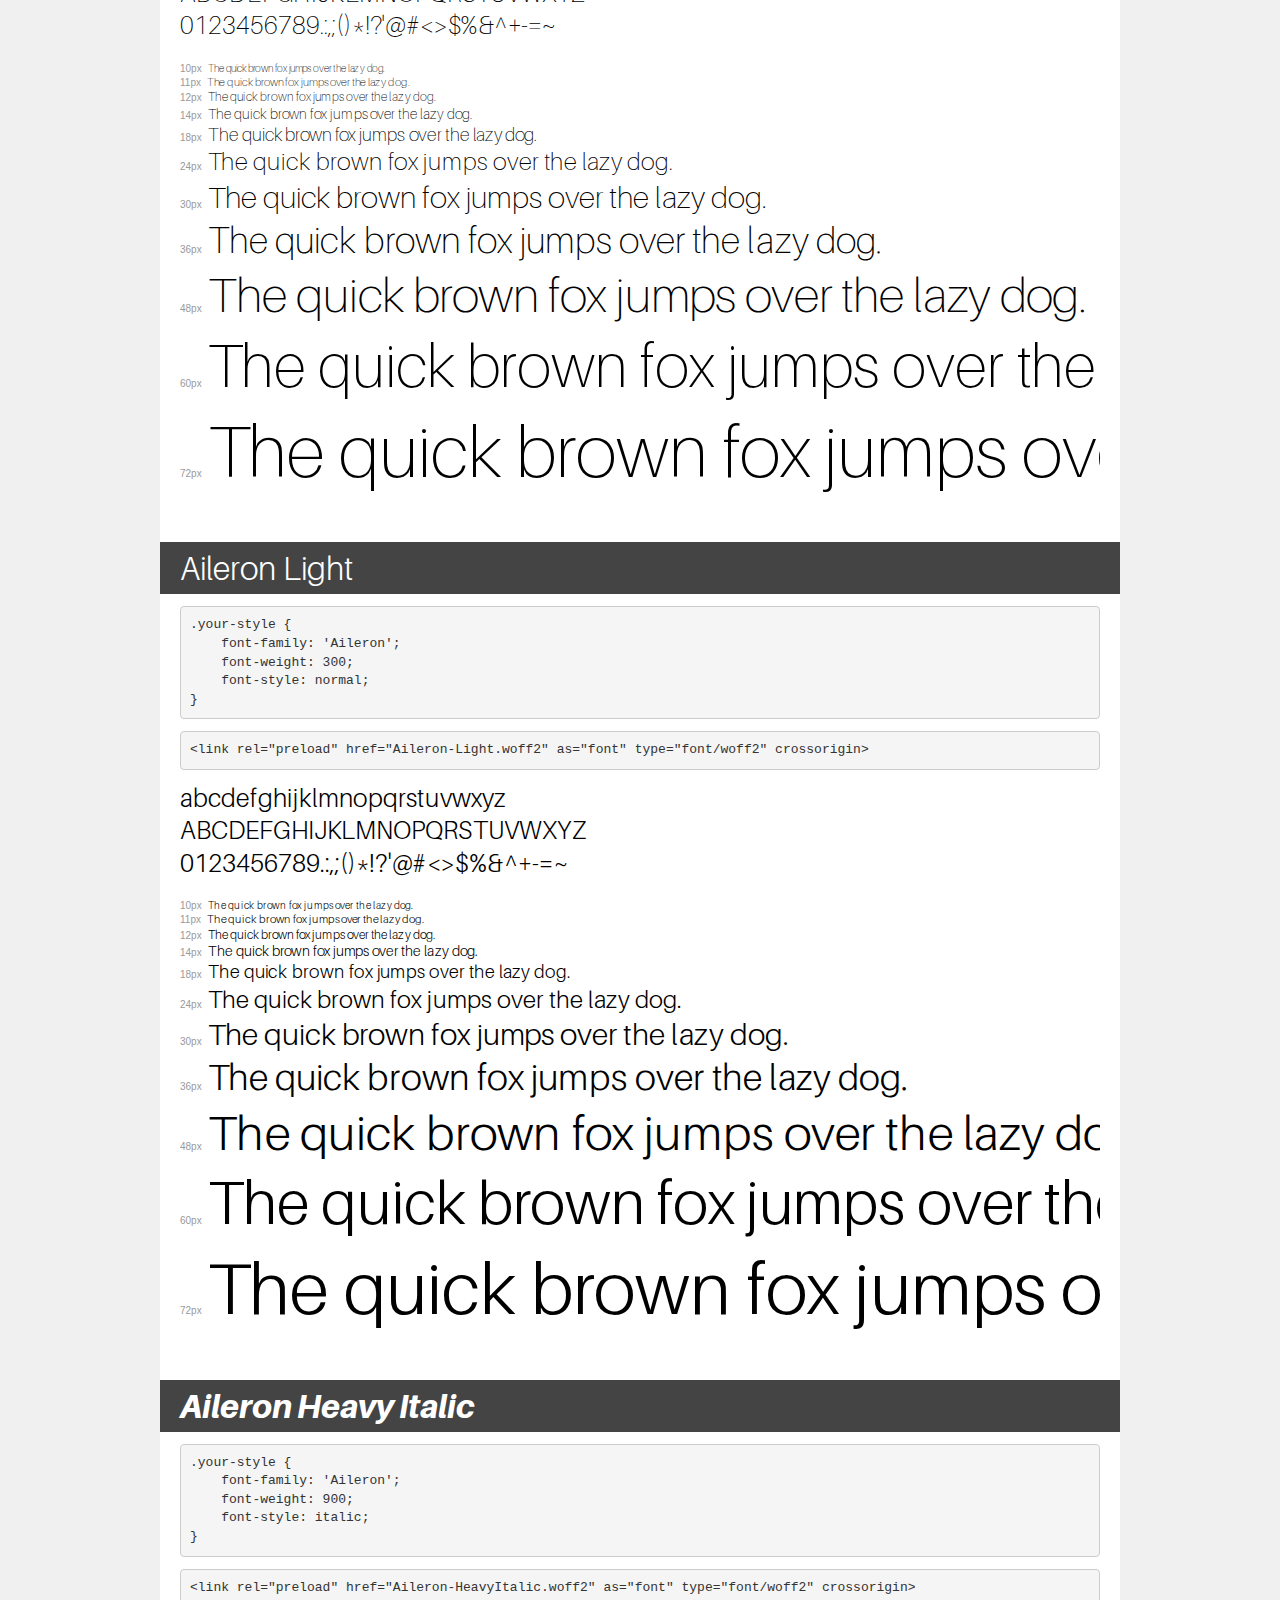
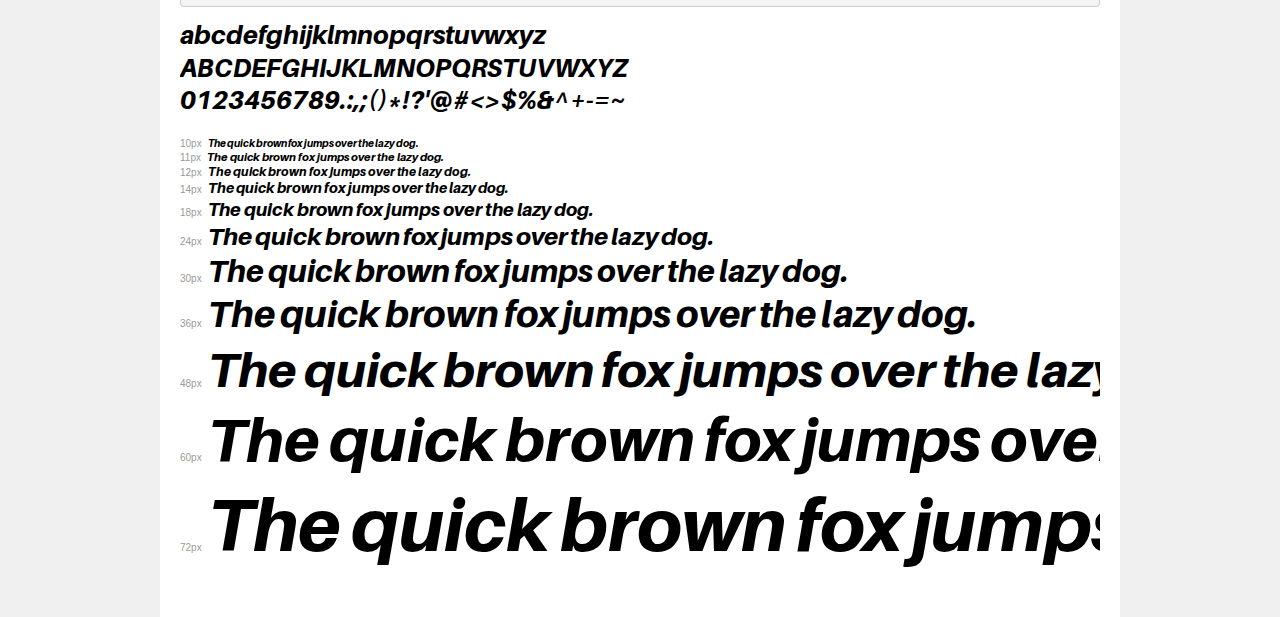
<file: assets/fonts/Aileron/demo.html>
<!DOCTYPE html>
<html lang="en">
<head>
    <meta charset="utf-8">
    <meta http-equiv="X-UA-Compatible" content="IE=edge">
    <meta name="viewport" content="width=device-width, initial-scale=1">
    <meta name="robots" content="noindex, noarchive">
    <meta name="format-detection" content="telephone=no">
    <title>Transfonter demo</title>
    <link href="stylesheet.css" rel="stylesheet">
    <style>
        /*
        http://meyerweb.com/eric/tools/css/reset/
        v2.0 | 20110126
        License: none (public domain)
        */
        html, body, div, span, applet, object, iframe,
        h1, h2, h3, h4, h5, h6, p, blockquote, pre,
        a, abbr, acronym, address, big, cite, code,
        del, dfn, em, img, ins, kbd, q, s, samp,
        small, strike, strong, sub, sup, tt, var,
        b, u, i, center,
        dl, dt, dd, ol, ul, li,
        fieldset, form, label, legend,
        table, caption, tbody, tfoot, thead, tr, th, td,
        article, aside, canvas, details, embed,
        figure, figcaption, footer, header, hgroup,
        menu, nav, output, ruby, section, summary,
        time, mark, audio, video {
            margin: 0;
            padding: 0;
            border: 0;
            font-size: 100%;
            font: inherit;
            vertical-align: baseline;
        }
        /* HTML5 display-role reset for older browsers */
        article, aside, details, figcaption, figure,
        footer, header, hgroup, menu, nav, section {
            display: block;
        }
        body {
            line-height: 1;
        }
        ol, ul {
            list-style: none;
        }
        blockquote, q {
            quotes: none;
        }
        blockquote:before, blockquote:after,
        q:before, q:after {
            content: '';
            content: none;
        }
        table {
            border-collapse: collapse;
            border-spacing: 0;
        }
        /* demo styles */
        body {
            background: #f0f0f0;
            color: #000;
        }
        .page {
            background: #fff;
            width: 920px;
            margin: 0 auto;
            padding: 20px 20px 0 20px;
            overflow: hidden;
        }
        .font-container {
            overflow-x: auto;
            overflow-y: hidden;
            margin-bottom: 40px;
            line-height: 1.3;
            white-space: nowrap;
            padding-bottom: 5px;
        }
        h1 {
            position: relative;
            background: #444;
            font-size: 32px;
            color: #fff;
            padding: 10px 20px;
            margin: 0 -20px 12px -20px;
        }
        .letters {
            font-size: 25px;
            margin-bottom: 20px;
        }
        .s10:before {
            content: '10px';
        }
        .s11:before {
            content: '11px';
        }
        .s12:before {
            content: '12px';
        }
        .s14:before {
            content: '14px';
        }
        .s18:before {
            content: '18px';
        }
        .s24:before {
            content: '24px';
        }
        .s30:before {
            content: '30px';
        }
        .s36:before {
            content: '36px';
        }
        .s48:before {
            content: '48px';
        }
        .s60:before {
            content: '60px';
        }
        .s72:before {
            content: '72px';
        }
        .s10:before, .s11:before, .s12:before, .s14:before,
        .s18:before, .s24:before, .s30:before, .s36:before,
        .s48:before, .s60:before, .s72:before {
            font-family: Arial, sans-serif;
            font-size: 10px;
            font-weight: normal;
            font-style: normal;
            color: #999;
            padding-right: 6px;
        }
        pre {
            display: block;
            padding: 9px;
            margin: 0 0 12px;
            font-family: Monaco, Menlo, Consolas, "Courier New", monospace;
            font-size: 13px;
            line-height: 1.428571429;
            color: #333;
            font-weight: normal;
            font-style: normal;
            background-color: #f5f5f5;
            border: 1px solid #ccc;
            overflow-x: auto;
            border-radius: 4px;
        }
        /* responsive */
        @media (max-width: 959px) {
            .page {
                width: auto;
                margin: 0;
            }
        }
    </style>
</head>
<body>
<div class="page">
    <div class="demo">
        <h1 style="font-family: 'Aileron'; font-weight: 100; font-style: italic;">Aileron Thin Italic</h1>
        <pre title="Usage">.your-style {
    font-family: 'Aileron';
    font-weight: 100;
    font-style: italic;
}</pre>
        <pre title="Preload (optional)">
&lt;link rel=&quot;preload&quot; href=&quot;Aileron-ThinItalic.woff2&quot; as=&quot;font&quot; type=&quot;font/woff2&quot; crossorigin&gt;</pre>
        <div class="font-container" style="font-family: 'Aileron'; font-weight: 100; font-style: italic;">
            <p class="letters">
                abcdefghijklmnopqrstuvwxyz<br>
ABCDEFGHIJKLMNOPQRSTUVWXYZ<br>
                0123456789.:,;()*!?'@#&lt;&gt;$%&^+-=~
            </p>
            <p class="s10" style="font-size: 10px;">The quick brown fox jumps over the lazy dog.</p>
            <p class="s11" style="font-size: 11px;">The quick brown fox jumps over the lazy dog.</p>
            <p class="s12" style="font-size: 12px;">The quick brown fox jumps over the lazy dog.</p>
            <p class="s14" style="font-size: 14px;">The quick brown fox jumps over the lazy dog.</p>
            <p class="s18" style="font-size: 18px;">The quick brown fox jumps over the lazy dog.</p>
            <p class="s24" style="font-size: 24px;">The quick brown fox jumps over the lazy dog.</p>
            <p class="s30" style="font-size: 30px;">The quick brown fox jumps over the lazy dog.</p>
            <p class="s36" style="font-size: 36px;">The quick brown fox jumps over the lazy dog.</p>
            <p class="s48" style="font-size: 48px;">The quick brown fox jumps over the lazy dog.</p>
            <p class="s60" style="font-size: 60px;">The quick brown fox jumps over the lazy dog.</p>
            <p class="s72" style="font-size: 72px;">The quick brown fox jumps over the lazy dog.</p>
        </div>
    </div>

    <div class="demo">
        <h1 style="font-family: 'Aileron'; font-weight: bold; font-style: normal;">Aileron Bold</h1>
        <pre title="Usage">.your-style {
    font-family: 'Aileron';
    font-weight: bold;
    font-style: normal;
}</pre>
        <pre title="Preload (optional)">
&lt;link rel=&quot;preload&quot; href=&quot;Aileron-Bold.woff2&quot; as=&quot;font&quot; type=&quot;font/woff2&quot; crossorigin&gt;</pre>
        <div class="font-container" style="font-family: 'Aileron'; font-weight: bold; font-style: normal;">
            <p class="letters">
                abcdefghijklmnopqrstuvwxyz<br>
ABCDEFGHIJKLMNOPQRSTUVWXYZ<br>
                0123456789.:,;()*!?'@#&lt;&gt;$%&^+-=~
            </p>
            <p class="s10" style="font-size: 10px;">The quick brown fox jumps over the lazy dog.</p>
            <p class="s11" style="font-size: 11px;">The quick brown fox jumps over the lazy dog.</p>
            <p class="s12" style="font-size: 12px;">The quick brown fox jumps over the lazy dog.</p>
            <p class="s14" style="font-size: 14px;">The quick brown fox jumps over the lazy dog.</p>
            <p class="s18" style="font-size: 18px;">The quick brown fox jumps over the lazy dog.</p>
            <p class="s24" style="font-size: 24px;">The quick brown fox jumps over the lazy dog.</p>
            <p class="s30" style="font-size: 30px;">The quick brown fox jumps over the lazy dog.</p>
            <p class="s36" style="font-size: 36px;">The quick brown fox jumps over the lazy dog.</p>
            <p class="s48" style="font-size: 48px;">The quick brown fox jumps over the lazy dog.</p>
            <p class="s60" style="font-size: 60px;">The quick brown fox jumps over the lazy dog.</p>
            <p class="s72" style="font-size: 72px;">The quick brown fox jumps over the lazy dog.</p>
        </div>
    </div>

    <div class="demo">
        <h1 style="font-family: 'Aileron'; font-weight: bold; font-style: italic;">Aileron Bold Italic</h1>
        <pre title="Usage">.your-style {
    font-family: 'Aileron';
    font-weight: bold;
    font-style: italic;
}</pre>
        <pre title="Preload (optional)">
&lt;link rel=&quot;preload&quot; href=&quot;Aileron-BoldItalic.woff2&quot; as=&quot;font&quot; type=&quot;font/woff2&quot; crossorigin&gt;</pre>
        <div class="font-container" style="font-family: 'Aileron'; font-weight: bold; font-style: italic;">
            <p class="letters">
                abcdefghijklmnopqrstuvwxyz<br>
ABCDEFGHIJKLMNOPQRSTUVWXYZ<br>
                0123456789.:,;()*!?'@#&lt;&gt;$%&^+-=~
            </p>
            <p class="s10" style="font-size: 10px;">The quick brown fox jumps over the lazy dog.</p>
            <p class="s11" style="font-size: 11px;">The quick brown fox jumps over the lazy dog.</p>
            <p class="s12" style="font-size: 12px;">The quick brown fox jumps over the lazy dog.</p>
            <p class="s14" style="font-size: 14px;">The quick brown fox jumps over the lazy dog.</p>
            <p class="s18" style="font-size: 18px;">The quick brown fox jumps over the lazy dog.</p>
            <p class="s24" style="font-size: 24px;">The quick brown fox jumps over the lazy dog.</p>
            <p class="s30" style="font-size: 30px;">The quick brown fox jumps over the lazy dog.</p>
            <p class="s36" style="font-size: 36px;">The quick brown fox jumps over the lazy dog.</p>
            <p class="s48" style="font-size: 48px;">The quick brown fox jumps over the lazy dog.</p>
            <p class="s60" style="font-size: 60px;">The quick brown fox jumps over the lazy dog.</p>
            <p class="s72" style="font-size: 72px;">The quick brown fox jumps over the lazy dog.</p>
        </div>
    </div>

    <div class="demo">
        <h1 style="font-family: 'Aileron'; font-weight: 600; font-style: italic;">Aileron SemiBold Italic</h1>
        <pre title="Usage">.your-style {
    font-family: 'Aileron';
    font-weight: 600;
    font-style: italic;
}</pre>
        <pre title="Preload (optional)">
&lt;link rel=&quot;preload&quot; href=&quot;Aileron-SemiBoldItalic.woff2&quot; as=&quot;font&quot; type=&quot;font/woff2&quot; crossorigin&gt;</pre>
        <div class="font-container" style="font-family: 'Aileron'; font-weight: 600; font-style: italic;">
            <p class="letters">
                abcdefghijklmnopqrstuvwxyz<br>
ABCDEFGHIJKLMNOPQRSTUVWXYZ<br>
                0123456789.:,;()*!?'@#&lt;&gt;$%&^+-=~
            </p>
            <p class="s10" style="font-size: 10px;">The quick brown fox jumps over the lazy dog.</p>
            <p class="s11" style="font-size: 11px;">The quick brown fox jumps over the lazy dog.</p>
            <p class="s12" style="font-size: 12px;">The quick brown fox jumps over the lazy dog.</p>
            <p class="s14" style="font-size: 14px;">The quick brown fox jumps over the lazy dog.</p>
            <p class="s18" style="font-size: 18px;">The quick brown fox jumps over the lazy dog.</p>
            <p class="s24" style="font-size: 24px;">The quick brown fox jumps over the lazy dog.</p>
            <p class="s30" style="font-size: 30px;">The quick brown fox jumps over the lazy dog.</p>
            <p class="s36" style="font-size: 36px;">The quick brown fox jumps over the lazy dog.</p>
            <p class="s48" style="font-size: 48px;">The quick brown fox jumps over the lazy dog.</p>
            <p class="s60" style="font-size: 60px;">The quick brown fox jumps over the lazy dog.</p>
            <p class="s72" style="font-size: 72px;">The quick brown fox jumps over the lazy dog.</p>
        </div>
    </div>

    <div class="demo">
        <h1 style="font-family: 'Aileron'; font-weight: 300; font-style: italic;">Aileron Light Italic</h1>
        <pre title="Usage">.your-style {
    font-family: 'Aileron';
    font-weight: 300;
    font-style: italic;
}</pre>
        <pre title="Preload (optional)">
&lt;link rel=&quot;preload&quot; href=&quot;Aileron-LightItalic.woff2&quot; as=&quot;font&quot; type=&quot;font/woff2&quot; crossorigin&gt;</pre>
        <div class="font-container" style="font-family: 'Aileron'; font-weight: 300; font-style: italic;">
            <p class="letters">
                abcdefghijklmnopqrstuvwxyz<br>
ABCDEFGHIJKLMNOPQRSTUVWXYZ<br>
                0123456789.:,;()*!?'@#&lt;&gt;$%&^+-=~
            </p>
            <p class="s10" style="font-size: 10px;">The quick brown fox jumps over the lazy dog.</p>
            <p class="s11" style="font-size: 11px;">The quick brown fox jumps over the lazy dog.</p>
            <p class="s12" style="font-size: 12px;">The quick brown fox jumps over the lazy dog.</p>
            <p class="s14" style="font-size: 14px;">The quick brown fox jumps over the lazy dog.</p>
            <p class="s18" style="font-size: 18px;">The quick brown fox jumps over the lazy dog.</p>
            <p class="s24" style="font-size: 24px;">The quick brown fox jumps over the lazy dog.</p>
            <p class="s30" style="font-size: 30px;">The quick brown fox jumps over the lazy dog.</p>
            <p class="s36" style="font-size: 36px;">The quick brown fox jumps over the lazy dog.</p>
            <p class="s48" style="font-size: 48px;">The quick brown fox jumps over the lazy dog.</p>
            <p class="s60" style="font-size: 60px;">The quick brown fox jumps over the lazy dog.</p>
            <p class="s72" style="font-size: 72px;">The quick brown fox jumps over the lazy dog.</p>
        </div>
    </div>

    <div class="demo">
        <h1 style="font-family: 'Aileron'; font-weight: 600; font-style: normal;">Aileron SemiBold</h1>
        <pre title="Usage">.your-style {
    font-family: 'Aileron';
    font-weight: 600;
    font-style: normal;
}</pre>
        <pre title="Preload (optional)">
&lt;link rel=&quot;preload&quot; href=&quot;Aileron-SemiBold.woff2&quot; as=&quot;font&quot; type=&quot;font/woff2&quot; crossorigin&gt;</pre>
        <div class="font-container" style="font-family: 'Aileron'; font-weight: 600; font-style: normal;">
            <p class="letters">
                abcdefghijklmnopqrstuvwxyz<br>
ABCDEFGHIJKLMNOPQRSTUVWXYZ<br>
                0123456789.:,;()*!?'@#&lt;&gt;$%&^+-=~
            </p>
            <p class="s10" style="font-size: 10px;">The quick brown fox jumps over the lazy dog.</p>
            <p class="s11" style="font-size: 11px;">The quick brown fox jumps over the lazy dog.</p>
            <p class="s12" style="font-size: 12px;">The quick brown fox jumps over the lazy dog.</p>
            <p class="s14" style="font-size: 14px;">The quick brown fox jumps over the lazy dog.</p>
            <p class="s18" style="font-size: 18px;">The quick brown fox jumps over the lazy dog.</p>
            <p class="s24" style="font-size: 24px;">The quick brown fox jumps over the lazy dog.</p>
            <p class="s30" style="font-size: 30px;">The quick brown fox jumps over the lazy dog.</p>
            <p class="s36" style="font-size: 36px;">The quick brown fox jumps over the lazy dog.</p>
            <p class="s48" style="font-size: 48px;">The quick brown fox jumps over the lazy dog.</p>
            <p class="s60" style="font-size: 60px;">The quick brown fox jumps over the lazy dog.</p>
            <p class="s72" style="font-size: 72px;">The quick brown fox jumps over the lazy dog.</p>
        </div>
    </div>

    <div class="demo">
        <h1 style="font-family: 'Aileron'; font-weight: 900; font-style: italic;">Aileron Black Italic</h1>
        <pre title="Usage">.your-style {
    font-family: 'Aileron';
    font-weight: 900;
    font-style: italic;
}</pre>
        <pre title="Preload (optional)">
&lt;link rel=&quot;preload&quot; href=&quot;Aileron-BlackItalic.woff2&quot; as=&quot;font&quot; type=&quot;font/woff2&quot; crossorigin&gt;</pre>
        <div class="font-container" style="font-family: 'Aileron'; font-weight: 900; font-style: italic;">
            <p class="letters">
                abcdefghijklmnopqrstuvwxyz<br>
ABCDEFGHIJKLMNOPQRSTUVWXYZ<br>
                0123456789.:,;()*!?'@#&lt;&gt;$%&^+-=~
            </p>
            <p class="s10" style="font-size: 10px;">The quick brown fox jumps over the lazy dog.</p>
            <p class="s11" style="font-size: 11px;">The quick brown fox jumps over the lazy dog.</p>
            <p class="s12" style="font-size: 12px;">The quick brown fox jumps over the lazy dog.</p>
            <p class="s14" style="font-size: 14px;">The quick brown fox jumps over the lazy dog.</p>
            <p class="s18" style="font-size: 18px;">The quick brown fox jumps over the lazy dog.</p>
            <p class="s24" style="font-size: 24px;">The quick brown fox jumps over the lazy dog.</p>
            <p class="s30" style="font-size: 30px;">The quick brown fox jumps over the lazy dog.</p>
            <p class="s36" style="font-size: 36px;">The quick brown fox jumps over the lazy dog.</p>
            <p class="s48" style="font-size: 48px;">The quick brown fox jumps over the lazy dog.</p>
            <p class="s60" style="font-size: 60px;">The quick brown fox jumps over the lazy dog.</p>
            <p class="s72" style="font-size: 72px;">The quick brown fox jumps over the lazy dog.</p>
        </div>
    </div>

    <div class="demo">
        <h1 style="font-family: 'Aileron'; font-weight: normal; font-style: normal;">Aileron Regular</h1>
        <pre title="Usage">.your-style {
    font-family: 'Aileron';
    font-weight: normal;
    font-style: normal;
}</pre>
        <pre title="Preload (optional)">
&lt;link rel=&quot;preload&quot; href=&quot;Aileron-Regular.woff2&quot; as=&quot;font&quot; type=&quot;font/woff2&quot; crossorigin&gt;</pre>
        <div class="font-container" style="font-family: 'Aileron'; font-weight: normal; font-style: normal;">
            <p class="letters">
                abcdefghijklmnopqrstuvwxyz<br>
ABCDEFGHIJKLMNOPQRSTUVWXYZ<br>
                0123456789.:,;()*!?'@#&lt;&gt;$%&^+-=~
            </p>
            <p class="s10" style="font-size: 10px;">The quick brown fox jumps over the lazy dog.</p>
            <p class="s11" style="font-size: 11px;">The quick brown fox jumps over the lazy dog.</p>
            <p class="s12" style="font-size: 12px;">The quick brown fox jumps over the lazy dog.</p>
            <p class="s14" style="font-size: 14px;">The quick brown fox jumps over the lazy dog.</p>
            <p class="s18" style="font-size: 18px;">The quick brown fox jumps over the lazy dog.</p>
            <p class="s24" style="font-size: 24px;">The quick brown fox jumps over the lazy dog.</p>
            <p class="s30" style="font-size: 30px;">The quick brown fox jumps over the lazy dog.</p>
            <p class="s36" style="font-size: 36px;">The quick brown fox jumps over the lazy dog.</p>
            <p class="s48" style="font-size: 48px;">The quick brown fox jumps over the lazy dog.</p>
            <p class="s60" style="font-size: 60px;">The quick brown fox jumps over the lazy dog.</p>
            <p class="s72" style="font-size: 72px;">The quick brown fox jumps over the lazy dog.</p>
        </div>
    </div>

    <div class="demo">
        <h1 style="font-family: 'Aileron'; font-weight: 900; font-style: normal;">Aileron Black</h1>
        <pre title="Usage">.your-style {
    font-family: 'Aileron';
    font-weight: 900;
    font-style: normal;
}</pre>
        <pre title="Preload (optional)">
&lt;link rel=&quot;preload&quot; href=&quot;Aileron-Black.woff2&quot; as=&quot;font&quot; type=&quot;font/woff2&quot; crossorigin&gt;</pre>
        <div class="font-container" style="font-family: 'Aileron'; font-weight: 900; font-style: normal;">
            <p class="letters">
                abcdefghijklmnopqrstuvwxyz<br>
ABCDEFGHIJKLMNOPQRSTUVWXYZ<br>
                0123456789.:,;()*!?'@#&lt;&gt;$%&^+-=~
            </p>
            <p class="s10" style="font-size: 10px;">The quick brown fox jumps over the lazy dog.</p>
            <p class="s11" style="font-size: 11px;">The quick brown fox jumps over the lazy dog.</p>
            <p class="s12" style="font-size: 12px;">The quick brown fox jumps over the lazy dog.</p>
            <p class="s14" style="font-size: 14px;">The quick brown fox jumps over the lazy dog.</p>
            <p class="s18" style="font-size: 18px;">The quick brown fox jumps over the lazy dog.</p>
            <p class="s24" style="font-size: 24px;">The quick brown fox jumps over the lazy dog.</p>
            <p class="s30" style="font-size: 30px;">The quick brown fox jumps over the lazy dog.</p>
            <p class="s36" style="font-size: 36px;">The quick brown fox jumps over the lazy dog.</p>
            <p class="s48" style="font-size: 48px;">The quick brown fox jumps over the lazy dog.</p>
            <p class="s60" style="font-size: 60px;">The quick brown fox jumps over the lazy dog.</p>
            <p class="s72" style="font-size: 72px;">The quick brown fox jumps over the lazy dog.</p>
        </div>
    </div>

    <div class="demo">
        <h1 style="font-family: 'Aileron'; font-weight: 200; font-style: normal;">Aileron UltraLight</h1>
        <pre title="Usage">.your-style {
    font-family: 'Aileron';
    font-weight: 200;
    font-style: normal;
}</pre>
        <pre title="Preload (optional)">
&lt;link rel=&quot;preload&quot; href=&quot;Aileron-UltraLight.woff2&quot; as=&quot;font&quot; type=&quot;font/woff2&quot; crossorigin&gt;</pre>
        <div class="font-container" style="font-family: 'Aileron'; font-weight: 200; font-style: normal;">
            <p class="letters">
                abcdefghijklmnopqrstuvwxyz<br>
ABCDEFGHIJKLMNOPQRSTUVWXYZ<br>
                0123456789.:,;()*!?'@#&lt;&gt;$%&^+-=~
            </p>
            <p class="s10" style="font-size: 10px;">The quick brown fox jumps over the lazy dog.</p>
            <p class="s11" style="font-size: 11px;">The quick brown fox jumps over the lazy dog.</p>
            <p class="s12" style="font-size: 12px;">The quick brown fox jumps over the lazy dog.</p>
            <p class="s14" style="font-size: 14px;">The quick brown fox jumps over the lazy dog.</p>
            <p class="s18" style="font-size: 18px;">The quick brown fox jumps over the lazy dog.</p>
            <p class="s24" style="font-size: 24px;">The quick brown fox jumps over the lazy dog.</p>
            <p class="s30" style="font-size: 30px;">The quick brown fox jumps over the lazy dog.</p>
            <p class="s36" style="font-size: 36px;">The quick brown fox jumps over the lazy dog.</p>
            <p class="s48" style="font-size: 48px;">The quick brown fox jumps over the lazy dog.</p>
            <p class="s60" style="font-size: 60px;">The quick brown fox jumps over the lazy dog.</p>
            <p class="s72" style="font-size: 72px;">The quick brown fox jumps over the lazy dog.</p>
        </div>
    </div>

    <div class="demo">
        <h1 style="font-family: 'Aileron'; font-weight: 200; font-style: italic;">Aileron UltraLight Italic</h1>
        <pre title="Usage">.your-style {
    font-family: 'Aileron';
    font-weight: 200;
    font-style: italic;
}</pre>
        <pre title="Preload (optional)">
&lt;link rel=&quot;preload&quot; href=&quot;Aileron-UltraLightItalic.woff2&quot; as=&quot;font&quot; type=&quot;font/woff2&quot; crossorigin&gt;</pre>
        <div class="font-container" style="font-family: 'Aileron'; font-weight: 200; font-style: italic;">
            <p class="letters">
                abcdefghijklmnopqrstuvwxyz<br>
ABCDEFGHIJKLMNOPQRSTUVWXYZ<br>
                0123456789.:,;()*!?'@#&lt;&gt;$%&^+-=~
            </p>
            <p class="s10" style="font-size: 10px;">The quick brown fox jumps over the lazy dog.</p>
            <p class="s11" style="font-size: 11px;">The quick brown fox jumps over the lazy dog.</p>
            <p class="s12" style="font-size: 12px;">The quick brown fox jumps over the lazy dog.</p>
            <p class="s14" style="font-size: 14px;">The quick brown fox jumps over the lazy dog.</p>
            <p class="s18" style="font-size: 18px;">The quick brown fox jumps over the lazy dog.</p>
            <p class="s24" style="font-size: 24px;">The quick brown fox jumps over the lazy dog.</p>
            <p class="s30" style="font-size: 30px;">The quick brown fox jumps over the lazy dog.</p>
            <p class="s36" style="font-size: 36px;">The quick brown fox jumps over the lazy dog.</p>
            <p class="s48" style="font-size: 48px;">The quick brown fox jumps over the lazy dog.</p>
            <p class="s60" style="font-size: 60px;">The quick brown fox jumps over the lazy dog.</p>
            <p class="s72" style="font-size: 72px;">The quick brown fox jumps over the lazy dog.</p>
        </div>
    </div>

    <div class="demo">
        <h1 style="font-family: 'Aileron'; font-weight: normal; font-style: italic;">Aileron Italic</h1>
        <pre title="Usage">.your-style {
    font-family: 'Aileron';
    font-weight: normal;
    font-style: italic;
}</pre>
        <pre title="Preload (optional)">
&lt;link rel=&quot;preload&quot; href=&quot;Aileron-Italic.woff2&quot; as=&quot;font&quot; type=&quot;font/woff2&quot; crossorigin&gt;</pre>
        <div class="font-container" style="font-family: 'Aileron'; font-weight: normal; font-style: italic;">
            <p class="letters">
                abcdefghijklmnopqrstuvwxyz<br>
ABCDEFGHIJKLMNOPQRSTUVWXYZ<br>
                0123456789.:,;()*!?'@#&lt;&gt;$%&^+-=~
            </p>
            <p class="s10" style="font-size: 10px;">The quick brown fox jumps over the lazy dog.</p>
            <p class="s11" style="font-size: 11px;">The quick brown fox jumps over the lazy dog.</p>
            <p class="s12" style="font-size: 12px;">The quick brown fox jumps over the lazy dog.</p>
            <p class="s14" style="font-size: 14px;">The quick brown fox jumps over the lazy dog.</p>
            <p class="s18" style="font-size: 18px;">The quick brown fox jumps over the lazy dog.</p>
            <p class="s24" style="font-size: 24px;">The quick brown fox jumps over the lazy dog.</p>
            <p class="s30" style="font-size: 30px;">The quick brown fox jumps over the lazy dog.</p>
            <p class="s36" style="font-size: 36px;">The quick brown fox jumps over the lazy dog.</p>
            <p class="s48" style="font-size: 48px;">The quick brown fox jumps over the lazy dog.</p>
            <p class="s60" style="font-size: 60px;">The quick brown fox jumps over the lazy dog.</p>
            <p class="s72" style="font-size: 72px;">The quick brown fox jumps over the lazy dog.</p>
        </div>
    </div>

    <div class="demo">
        <h1 style="font-family: 'Aileron'; font-weight: 900; font-style: normal;">Aileron Heavy</h1>
        <pre title="Usage">.your-style {
    font-family: 'Aileron';
    font-weight: 900;
    font-style: normal;
}</pre>
        <pre title="Preload (optional)">
&lt;link rel=&quot;preload&quot; href=&quot;Aileron-Heavy.woff2&quot; as=&quot;font&quot; type=&quot;font/woff2&quot; crossorigin&gt;</pre>
        <div class="font-container" style="font-family: 'Aileron'; font-weight: 900; font-style: normal;">
            <p class="letters">
                abcdefghijklmnopqrstuvwxyz<br>
ABCDEFGHIJKLMNOPQRSTUVWXYZ<br>
                0123456789.:,;()*!?'@#&lt;&gt;$%&^+-=~
            </p>
            <p class="s10" style="font-size: 10px;">The quick brown fox jumps over the lazy dog.</p>
            <p class="s11" style="font-size: 11px;">The quick brown fox jumps over the lazy dog.</p>
            <p class="s12" style="font-size: 12px;">The quick brown fox jumps over the lazy dog.</p>
            <p class="s14" style="font-size: 14px;">The quick brown fox jumps over the lazy dog.</p>
            <p class="s18" style="font-size: 18px;">The quick brown fox jumps over the lazy dog.</p>
            <p class="s24" style="font-size: 24px;">The quick brown fox jumps over the lazy dog.</p>
            <p class="s30" style="font-size: 30px;">The quick brown fox jumps over the lazy dog.</p>
            <p class="s36" style="font-size: 36px;">The quick brown fox jumps over the lazy dog.</p>
            <p class="s48" style="font-size: 48px;">The quick brown fox jumps over the lazy dog.</p>
            <p class="s60" style="font-size: 60px;">The quick brown fox jumps over the lazy dog.</p>
            <p class="s72" style="font-size: 72px;">The quick brown fox jumps over the lazy dog.</p>
        </div>
    </div>

    <div class="demo">
        <h1 style="font-family: 'Aileron'; font-weight: 100; font-style: normal;">Aileron Thin</h1>
        <pre title="Usage">.your-style {
    font-family: 'Aileron';
    font-weight: 100;
    font-style: normal;
}</pre>
        <pre title="Preload (optional)">
&lt;link rel=&quot;preload&quot; href=&quot;Aileron-Thin.woff2&quot; as=&quot;font&quot; type=&quot;font/woff2&quot; crossorigin&gt;</pre>
        <div class="font-container" style="font-family: 'Aileron'; font-weight: 100; font-style: normal;">
            <p class="letters">
                abcdefghijklmnopqrstuvwxyz<br>
ABCDEFGHIJKLMNOPQRSTUVWXYZ<br>
                0123456789.:,;()*!?'@#&lt;&gt;$%&^+-=~
            </p>
            <p class="s10" style="font-size: 10px;">The quick brown fox jumps over the lazy dog.</p>
            <p class="s11" style="font-size: 11px;">The quick brown fox jumps over the lazy dog.</p>
            <p class="s12" style="font-size: 12px;">The quick brown fox jumps over the lazy dog.</p>
            <p class="s14" style="font-size: 14px;">The quick brown fox jumps over the lazy dog.</p>
            <p class="s18" style="font-size: 18px;">The quick brown fox jumps over the lazy dog.</p>
            <p class="s24" style="font-size: 24px;">The quick brown fox jumps over the lazy dog.</p>
            <p class="s30" style="font-size: 30px;">The quick brown fox jumps over the lazy dog.</p>
            <p class="s36" style="font-size: 36px;">The quick brown fox jumps over the lazy dog.</p>
            <p class="s48" style="font-size: 48px;">The quick brown fox jumps over the lazy dog.</p>
            <p class="s60" style="font-size: 60px;">The quick brown fox jumps over the lazy dog.</p>
            <p class="s72" style="font-size: 72px;">The quick brown fox jumps over the lazy dog.</p>
        </div>
    </div>

    <div class="demo">
        <h1 style="font-family: 'Aileron'; font-weight: 300; font-style: normal;">Aileron Light</h1>
        <pre title="Usage">.your-style {
    font-family: 'Aileron';
    font-weight: 300;
    font-style: normal;
}</pre>
        <pre title="Preload (optional)">
&lt;link rel=&quot;preload&quot; href=&quot;Aileron-Light.woff2&quot; as=&quot;font&quot; type=&quot;font/woff2&quot; crossorigin&gt;</pre>
        <div class="font-container" style="font-family: 'Aileron'; font-weight: 300; font-style: normal;">
            <p class="letters">
                abcdefghijklmnopqrstuvwxyz<br>
ABCDEFGHIJKLMNOPQRSTUVWXYZ<br>
                0123456789.:,;()*!?'@#&lt;&gt;$%&^+-=~
            </p>
            <p class="s10" style="font-size: 10px;">The quick brown fox jumps over the lazy dog.</p>
            <p class="s11" style="font-size: 11px;">The quick brown fox jumps over the lazy dog.</p>
            <p class="s12" style="font-size: 12px;">The quick brown fox jumps over the lazy dog.</p>
            <p class="s14" style="font-size: 14px;">The quick brown fox jumps over the lazy dog.</p>
            <p class="s18" style="font-size: 18px;">The quick brown fox jumps over the lazy dog.</p>
            <p class="s24" style="font-size: 24px;">The quick brown fox jumps over the lazy dog.</p>
            <p class="s30" style="font-size: 30px;">The quick brown fox jumps over the lazy dog.</p>
            <p class="s36" style="font-size: 36px;">The quick brown fox jumps over the lazy dog.</p>
            <p class="s48" style="font-size: 48px;">The quick brown fox jumps over the lazy dog.</p>
            <p class="s60" style="font-size: 60px;">The quick brown fox jumps over the lazy dog.</p>
            <p class="s72" style="font-size: 72px;">The quick brown fox jumps over the lazy dog.</p>
        </div>
    </div>

    <div class="demo">
        <h1 style="font-family: 'Aileron'; font-weight: 900; font-style: italic;">Aileron Heavy Italic</h1>
        <pre title="Usage">.your-style {
    font-family: 'Aileron';
    font-weight: 900;
    font-style: italic;
}</pre>
        <pre title="Preload (optional)">
&lt;link rel=&quot;preload&quot; href=&quot;Aileron-HeavyItalic.woff2&quot; as=&quot;font&quot; type=&quot;font/woff2&quot; crossorigin&gt;</pre>
        <div class="font-container" style="font-family: 'Aileron'; font-weight: 900; font-style: italic;">
            <p class="letters">
                abcdefghijklmnopqrstuvwxyz<br>
ABCDEFGHIJKLMNOPQRSTUVWXYZ<br>
                0123456789.:,;()*!?'@#&lt;&gt;$%&^+-=~
            </p>
            <p class="s10" style="font-size: 10px;">The quick brown fox jumps over the lazy dog.</p>
            <p class="s11" style="font-size: 11px;">The quick brown fox jumps over the lazy dog.</p>
            <p class="s12" style="font-size: 12px;">The quick brown fox jumps over the lazy dog.</p>
            <p class="s14" style="font-size: 14px;">The quick brown fox jumps over the lazy dog.</p>
            <p class="s18" style="font-size: 18px;">The quick brown fox jumps over the lazy dog.</p>
            <p class="s24" style="font-size: 24px;">The quick brown fox jumps over the lazy dog.</p>
            <p class="s30" style="font-size: 30px;">The quick brown fox jumps over the lazy dog.</p>
            <p class="s36" style="font-size: 36px;">The quick brown fox jumps over the lazy dog.</p>
            <p class="s48" style="font-size: 48px;">The quick brown fox jumps over the lazy dog.</p>
            <p class="s60" style="font-size: 60px;">The quick brown fox jumps over the lazy dog.</p>
            <p class="s72" style="font-size: 72px;">The quick brown fox jumps over the lazy dog.</p>
        </div>
    </div>

</div>
</body>
</html>
</file>
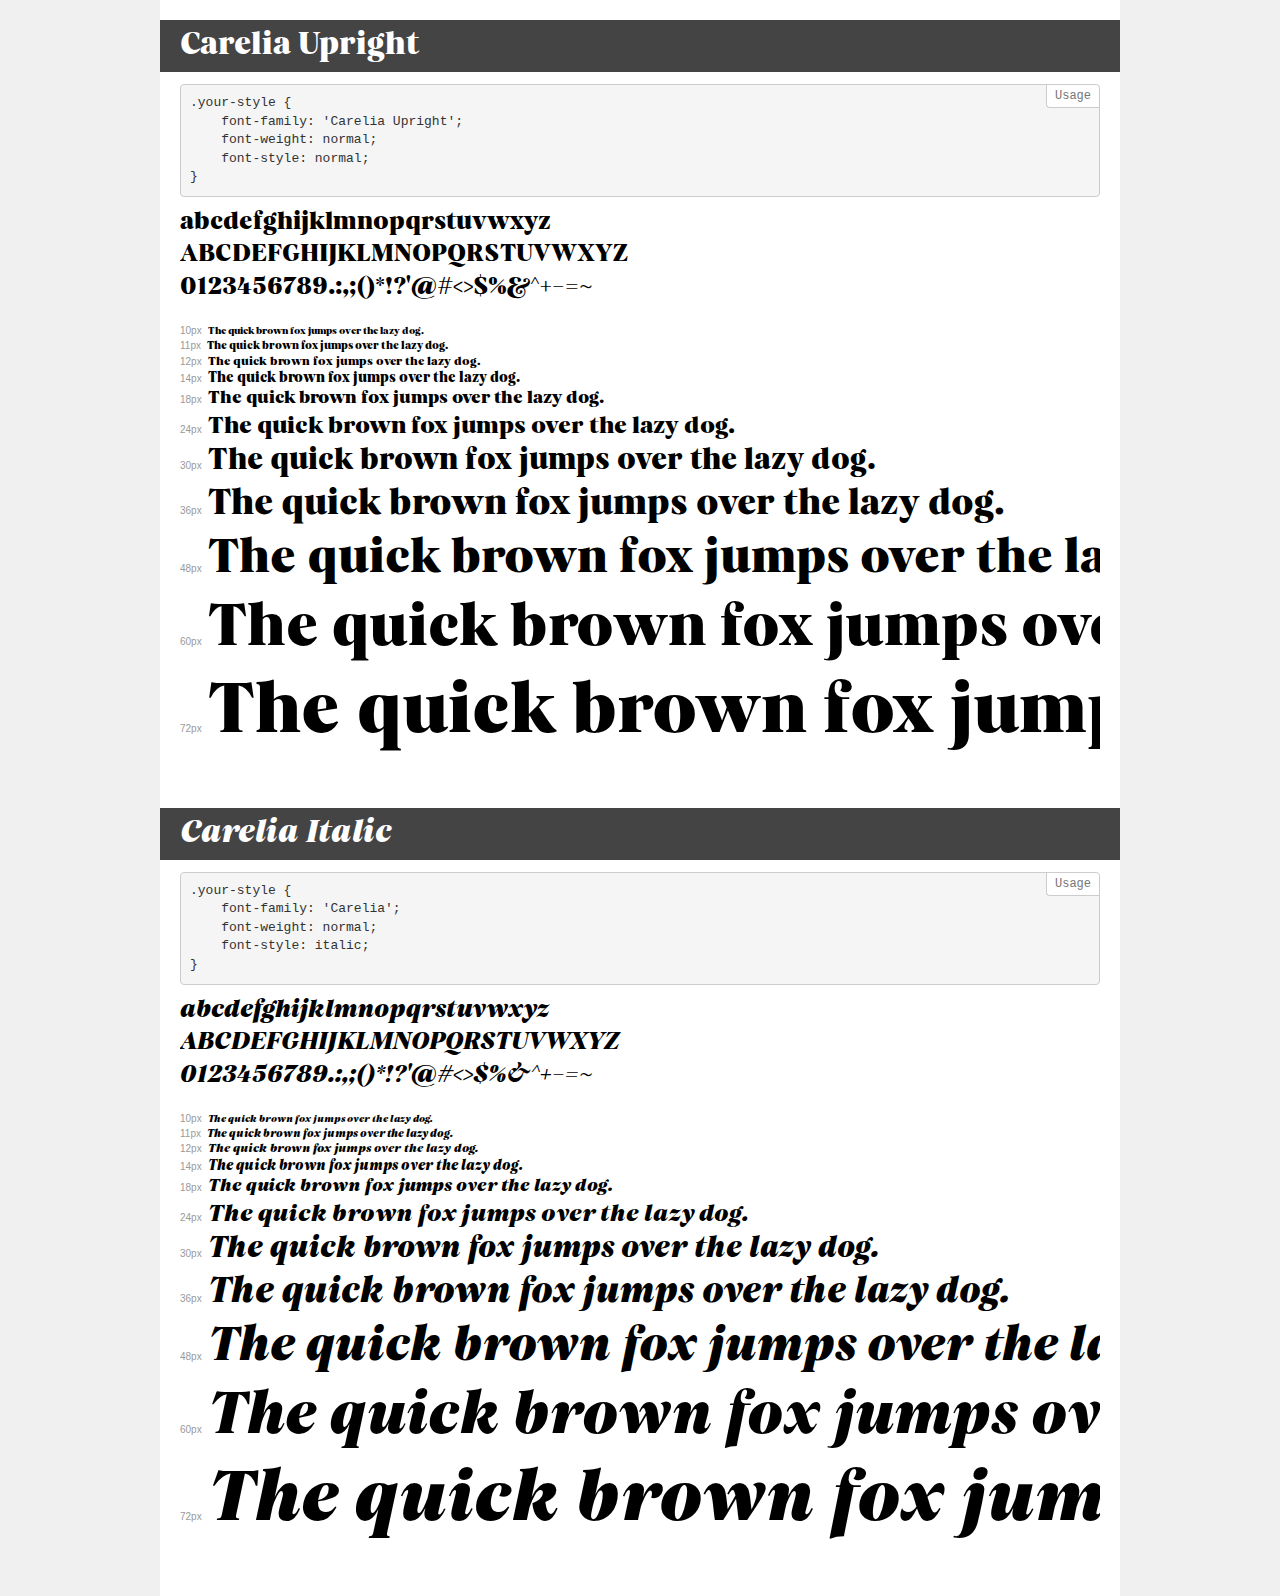
<file: assets/fonts/Carelia/demo.html>
<!DOCTYPE html>
<html lang="en">
<head>
    <meta charset="utf-8">
    <meta http-equiv="X-UA-Compatible" content="IE=edge">
    <meta name="viewport" content="width=device-width, initial-scale=1">
    <meta name="robots" content="noindex, noarchive">
    <meta name="format-detection" content="telephone=no">
    <title>Transfonter demo</title>
    <link href="stylesheet.css" rel="stylesheet">
    <style>
        /*
        http://meyerweb.com/eric/tools/css/reset/
        v2.0 | 20110126
        License: none (public domain)
        */
        html, body, div, span, applet, object, iframe,
        h1, h2, h3, h4, h5, h6, p, blockquote, pre,
        a, abbr, acronym, address, big, cite, code,
        del, dfn, em, img, ins, kbd, q, s, samp,
        small, strike, strong, sub, sup, tt, var,
        b, u, i, center,
        dl, dt, dd, ol, ul, li,
        fieldset, form, label, legend,
        table, caption, tbody, tfoot, thead, tr, th, td,
        article, aside, canvas, details, embed,
        figure, figcaption, footer, header, hgroup,
        menu, nav, output, ruby, section, summary,
        time, mark, audio, video {
            margin: 0;
            padding: 0;
            border: 0;
            font-size: 100%;
            font: inherit;
            vertical-align: baseline;
        }
        /* HTML5 display-role reset for older browsers */
        article, aside, details, figcaption, figure,
        footer, header, hgroup, menu, nav, section {
            display: block;
        }
        body {
            line-height: 1;
        }
        ol, ul {
            list-style: none;
        }
        blockquote, q {
            quotes: none;
        }
        blockquote:before, blockquote:after,
        q:before, q:after {
            content: '';
            content: none;
        }
        table {
            border-collapse: collapse;
            border-spacing: 0;
        }
        /* demo styles */
        body {
            background: #f0f0f0;
            color: #000;
        }
        .page {
            background: #fff;
            width: 920px;
            margin: 0 auto;
            padding: 20px 20px 0 20px;
            overflow: hidden;
        }
        .font-container {
            overflow-x: auto;
            overflow-y: hidden;
            margin-bottom: 40px;
            line-height: 1.3;
            white-space: nowrap;
            padding-bottom: 5px;
        }
        h1 {
            position: relative;
            background: #444;
            font-size: 32px;
            color: #fff;
            padding: 10px 20px;
            margin: 0 -20px 12px -20px;
        }
        .letters {
            font-size: 25px;
            margin-bottom: 20px;
        }
        .s10:before {
            content: '10px';
        }
        .s11:before {
            content: '11px';
        }
        .s12:before {
            content: '12px';
        }
        .s14:before {
            content: '14px';
        }
        .s18:before {
            content: '18px';
        }
        .s24:before {
            content: '24px';
        }
        .s30:before {
            content: '30px';
        }
        .s36:before {
            content: '36px';
        }
        .s48:before {
            content: '48px';
        }
        .s60:before {
            content: '60px';
        }
        .s72:before {
            content: '72px';
        }
        .s10:before, .s11:before, .s12:before, .s14:before,
        .s18:before, .s24:before, .s30:before, .s36:before,
        .s48:before, .s60:before, .s72:before {
            font-family: Arial, sans-serif;
            font-size: 10px;
            font-weight: normal;
            font-style: normal;
            color: #999;
            padding-right: 6px;
        }
        pre {
            display: block;
            position: relative;
            padding: 9px;
            margin: 0 0 10px;
            font-family: Monaco, Menlo, Consolas, "Courier New", monospace;
            font-size: 13px;
            line-height: 1.428571429;
            color: #333;
            font-weight: normal;
            font-style: normal;
            background-color: #f5f5f5;
            border: 1px solid #ccc;
            overflow-x: auto;
            border-radius: 4px;
        }
        pre:after {
            display: block;
            position: absolute;
            right: 0;
            top: 0;
            content: 'Usage';
            line-height: 1;
            padding: 5px 8px;
            font-size: 12px;
            color: #767676;
            background-color: #fff;
            border: 1px solid #ccc;
            border-right: none;
            border-top: none;
            border-radius: 0 4px 0 4px;
            z-index: 10;
        }
        /* responsive */
        @media (max-width: 959px) {
            .page {
                width: auto;
                margin: 0;
            }
        }
    </style>
</head>
<body>
<div class="page">
    <div class="demo">
        <h1 style="font-family: 'Carelia Upright'; font-weight: normal; font-style: normal;">Carelia Upright</h1>
        <pre>.your-style {
    font-family: 'Carelia Upright';
    font-weight: normal;
    font-style: normal;
}</pre>
        <div class="font-container" style="font-family: 'Carelia Upright'; font-weight: normal; font-style: normal;">
            <p class="letters">
                abcdefghijklmnopqrstuvwxyz<br>
ABCDEFGHIJKLMNOPQRSTUVWXYZ<br>
                0123456789.:,;()*!?'@#<>$%&^+-=~
            </p>
            <p class="s10" style="font-size: 10px;">The quick brown fox jumps over the lazy dog.</p>
            <p class="s11" style="font-size: 11px;">The quick brown fox jumps over the lazy dog.</p>
            <p class="s12" style="font-size: 12px;">The quick brown fox jumps over the lazy dog.</p>
            <p class="s14" style="font-size: 14px;">The quick brown fox jumps over the lazy dog.</p>
            <p class="s18" style="font-size: 18px;">The quick brown fox jumps over the lazy dog.</p>
            <p class="s24" style="font-size: 24px;">The quick brown fox jumps over the lazy dog.</p>
            <p class="s30" style="font-size: 30px;">The quick brown fox jumps over the lazy dog.</p>
            <p class="s36" style="font-size: 36px;">The quick brown fox jumps over the lazy dog.</p>
            <p class="s48" style="font-size: 48px;">The quick brown fox jumps over the lazy dog.</p>
            <p class="s60" style="font-size: 60px;">The quick brown fox jumps over the lazy dog.</p>
            <p class="s72" style="font-size: 72px;">The quick brown fox jumps over the lazy dog.</p>
        </div>
    </div>
    <div class="demo">
        <h1 style="font-family: 'Carelia'; font-weight: normal; font-style: italic;">Carelia Italic</h1>
        <pre>.your-style {
    font-family: 'Carelia';
    font-weight: normal;
    font-style: italic;
}</pre>
        <div class="font-container" style="font-family: 'Carelia'; font-weight: normal; font-style: italic;">
            <p class="letters">
                abcdefghijklmnopqrstuvwxyz<br>
ABCDEFGHIJKLMNOPQRSTUVWXYZ<br>
                0123456789.:,;()*!?'@#<>$%&^+-=~
            </p>
            <p class="s10" style="font-size: 10px;">The quick brown fox jumps over the lazy dog.</p>
            <p class="s11" style="font-size: 11px;">The quick brown fox jumps over the lazy dog.</p>
            <p class="s12" style="font-size: 12px;">The quick brown fox jumps over the lazy dog.</p>
            <p class="s14" style="font-size: 14px;">The quick brown fox jumps over the lazy dog.</p>
            <p class="s18" style="font-size: 18px;">The quick brown fox jumps over the lazy dog.</p>
            <p class="s24" style="font-size: 24px;">The quick brown fox jumps over the lazy dog.</p>
            <p class="s30" style="font-size: 30px;">The quick brown fox jumps over the lazy dog.</p>
            <p class="s36" style="font-size: 36px;">The quick brown fox jumps over the lazy dog.</p>
            <p class="s48" style="font-size: 48px;">The quick brown fox jumps over the lazy dog.</p>
            <p class="s60" style="font-size: 60px;">The quick brown fox jumps over the lazy dog.</p>
            <p class="s72" style="font-size: 72px;">The quick brown fox jumps over the lazy dog.</p>
        </div>
    </div>
</div>
</body>
</html>
</file>
<file: docs/site_libs/quarto-html/tippy.css>
.tippy-box[data-animation=fade][data-state=hidden]{opacity:0}[data-tippy-root]{max-width:calc(100vw - 10px)}.tippy-box{position:relative;background-color:#333;color:#fff;border-radius:4px;font-size:14px;line-height:1.4;white-space:normal;outline:0;transition-property:transform,visibility,opacity}.tippy-box[data-placement^=top]>.tippy-arrow{bottom:0}.tippy-box[data-placement^=top]>.tippy-arrow:before{bottom:-7px;left:0;border-width:8px 8px 0;border-top-color:initial;transform-origin:center top}.tippy-box[data-placement^=bottom]>.tippy-arrow{top:0}.tippy-box[data-placement^=bottom]>.tippy-arrow:before{top:-7px;left:0;border-width:0 8px 8px;border-bottom-color:initial;transform-origin:center bottom}.tippy-box[data-placement^=left]>.tippy-arrow{right:0}.tippy-box[data-placement^=left]>.tippy-arrow:before{border-width:8px 0 8px 8px;border-left-color:initial;right:-7px;transform-origin:center left}.tippy-box[data-placement^=right]>.tippy-arrow{left:0}.tippy-box[data-placement^=right]>.tippy-arrow:before{left:-7px;border-width:8px 8px 8px 0;border-right-color:initial;transform-origin:center right}.tippy-box[data-inertia][data-state=visible]{transition-timing-function:cubic-bezier(.54,1.5,.38,1.11)}.tippy-arrow{width:16px;height:16px;color:#333}.tippy-arrow:before{content:"";position:absolute;border-color:transparent;border-style:solid}.tippy-content{position:relative;padding:5px 9px;z-index:1}
</file>
<file: docs/site_libs/quarto-html/quarto-syntax-highlighting-c4fb88a7599af4a42f865486fd59166e.css>
/* quarto syntax highlight colors */
:root {
  --quarto-hl-ot-color: #003B4F;
  --quarto-hl-at-color: #657422;
  --quarto-hl-ss-color: #20794D;
  --quarto-hl-an-color: #5E5E5E;
  --quarto-hl-fu-color: #4758AB;
  --quarto-hl-st-color: #20794D;
  --quarto-hl-cf-color: #003B4F;
  --quarto-hl-op-color: #5E5E5E;
  --quarto-hl-er-color: #AD0000;
  --quarto-hl-bn-color: #AD0000;
  --quarto-hl-al-color: #AD0000;
  --quarto-hl-va-color: #111111;
  --quarto-hl-bu-color: inherit;
  --quarto-hl-ex-color: inherit;
  --quarto-hl-pp-color: #AD0000;
  --quarto-hl-in-color: #5E5E5E;
  --quarto-hl-vs-color: #20794D;
  --quarto-hl-wa-color: #5E5E5E;
  --quarto-hl-do-color: #5E5E5E;
  --quarto-hl-im-color: #00769E;
  --quarto-hl-ch-color: #20794D;
  --quarto-hl-dt-color: #AD0000;
  --quarto-hl-fl-color: #AD0000;
  --quarto-hl-co-color: #5E5E5E;
  --quarto-hl-cv-color: #5E5E5E;
  --quarto-hl-cn-color: #8f5902;
  --quarto-hl-sc-color: #5E5E5E;
  --quarto-hl-dv-color: #AD0000;
  --quarto-hl-kw-color: #003B4F;
}

/* other quarto variables */
:root {
  --quarto-font-monospace: "JetBrains Mono", monospace;
}

/* syntax highlight based on Pandoc's rules */
pre > code.sourceCode > span {
  color: #003B4F;
}

code.sourceCode > span {
  color: #003B4F;
}

div.sourceCode,
div.sourceCode pre.sourceCode {
  color: #003B4F;
}

/* Normal */
code span {
  color: #003B4F;
}

/* Alert */
code span.al {
  color: #AD0000;
  font-style: inherit;
}

/* Annotation */
code span.an {
  color: #5E5E5E;
  font-style: inherit;
}

/* Attribute */
code span.at {
  color: #657422;
  font-style: inherit;
}

/* BaseN */
code span.bn {
  color: #AD0000;
  font-style: inherit;
}

/* BuiltIn */
code span.bu {
  font-style: inherit;
}

/* ControlFlow */
code span.cf {
  color: #003B4F;
  font-weight: bold;
  font-style: inherit;
}

/* Char */
code span.ch {
  color: #20794D;
  font-style: inherit;
}

/* Constant */
code span.cn {
  color: #8f5902;
  font-style: inherit;
}

/* Comment */
code span.co {
  color: #5E5E5E;
  font-style: inherit;
}

/* CommentVar */
code span.cv {
  color: #5E5E5E;
  font-style: italic;
}

/* Documentation */
code span.do {
  color: #5E5E5E;
  font-style: italic;
}

/* DataType */
code span.dt {
  color: #AD0000;
  font-style: inherit;
}

/* DecVal */
code span.dv {
  color: #AD0000;
  font-style: inherit;
}

/* Error */
code span.er {
  color: #AD0000;
  font-style: inherit;
}

/* Extension */
code span.ex {
  font-style: inherit;
}

/* Float */
code span.fl {
  color: #AD0000;
  font-style: inherit;
}

/* Function */
code span.fu {
  color: #4758AB;
  font-style: inherit;
}

/* Import */
code span.im {
  color: #00769E;
  font-style: inherit;
}

/* Information */
code span.in {
  color: #5E5E5E;
  font-style: inherit;
}

/* Keyword */
code span.kw {
  color: #003B4F;
  font-weight: bold;
  font-style: inherit;
}

/* Operator */
code span.op {
  color: #5E5E5E;
  font-style: inherit;
}

/* Other */
code span.ot {
  color: #003B4F;
  font-style: inherit;
}

/* Preprocessor */
code span.pp {
  color: #AD0000;
  font-style: inherit;
}

/* SpecialChar */
code span.sc {
  color: #5E5E5E;
  font-style: inherit;
}

/* SpecialString */
code span.ss {
  color: #20794D;
  font-style: inherit;
}

/* String */
code span.st {
  color: #20794D;
  font-style: inherit;
}

/* Variable */
code span.va {
  color: #111111;
  font-style: inherit;
}

/* VerbatimString */
code span.vs {
  color: #20794D;
  font-style: inherit;
}

/* Warning */
code span.wa {
  color: #5E5E5E;
  font-style: italic;
}

.prevent-inlining {
  content: "</";
}

/*# sourceMappingURL=aa20a80102e056eee70fe704d70709a7.css.map */
</file>
<file: docs/site_libs/quarto-html/quarto-syntax-highlighting-dark-53407440417a42589bb34d3db63da45b.css>
/* quarto syntax highlight colors */
:root {
  --quarto-hl-al-color: #f07178;
  --quarto-hl-an-color: #d4d0ab;
  --quarto-hl-at-color: #00e0e0;
  --quarto-hl-bn-color: #d4d0ab;
  --quarto-hl-bu-color: #abe338;
  --quarto-hl-ch-color: #abe338;
  --quarto-hl-co-color: #f8f8f2;
  --quarto-hl-cv-color: #ffd700;
  --quarto-hl-cn-color: #ffd700;
  --quarto-hl-cf-color: #ffa07a;
  --quarto-hl-dt-color: #ffa07a;
  --quarto-hl-dv-color: #d4d0ab;
  --quarto-hl-do-color: #f8f8f2;
  --quarto-hl-er-color: #f07178;
  --quarto-hl-ex-color: #00e0e0;
  --quarto-hl-fl-color: #d4d0ab;
  --quarto-hl-fu-color: #ffa07a;
  --quarto-hl-im-color: #abe338;
  --quarto-hl-in-color: #d4d0ab;
  --quarto-hl-kw-color: #ffa07a;
  --quarto-hl-op-color: #ffa07a;
  --quarto-hl-ot-color: #00e0e0;
  --quarto-hl-pp-color: #dcc6e0;
  --quarto-hl-re-color: #00e0e0;
  --quarto-hl-sc-color: #abe338;
  --quarto-hl-ss-color: #abe338;
  --quarto-hl-st-color: #abe338;
  --quarto-hl-va-color: #00e0e0;
  --quarto-hl-vs-color: #abe338;
  --quarto-hl-wa-color: #dcc6e0;
}

/* other quarto variables */
:root {
  --quarto-font-monospace: "JetBrains Mono", monospace;
}

/* syntax highlight based on Pandoc's rules */
pre > code.sourceCode > span {
  color: #f8f8f2;
}

code.sourceCode > span {
  color: #f8f8f2;
}

div.sourceCode,
div.sourceCode pre.sourceCode {
  color: #f8f8f2;
}

/* Normal */
code span {
  color: #f8f8f2;
}

/* Alert */
code span.al {
  color: #f07178;
}

/* Annotation */
code span.an {
  color: #d4d0ab;
}

/* Attribute */
code span.at {
  color: #00e0e0;
}

/* BaseN */
code span.bn {
  color: #d4d0ab;
}

/* BuiltIn */
code span.bu {
  color: #abe338;
}

/* ControlFlow */
code span.cf {
  font-weight: bold;
  color: #ffa07a;
}

/* Char */
code span.ch {
  color: #abe338;
}

/* Constant */
code span.cn {
  color: #ffd700;
}

/* Comment */
code span.co {
  font-style: italic;
  color: #f8f8f2;
}

/* CommentVar */
code span.cv {
  color: #ffd700;
}

/* Documentation */
code span.do {
  color: #f8f8f2;
}

/* DataType */
code span.dt {
  color: #ffa07a;
}

/* DecVal */
code span.dv {
  color: #d4d0ab;
}

/* Error */
code span.er {
  color: #f07178;
  text-decoration: underline;
}

/* Extension */
code span.ex {
  font-weight: bold;
  color: #00e0e0;
}

/* Float */
code span.fl {
  color: #d4d0ab;
}

/* Function */
code span.fu {
  color: #ffa07a;
}

/* Import */
code span.im {
  color: #abe338;
}

/* Information */
code span.in {
  color: #d4d0ab;
}

/* Keyword */
code span.kw {
  font-weight: bold;
  color: #ffa07a;
}

/* Operator */
code span.op {
  color: #ffa07a;
}

/* Other */
code span.ot {
  color: #00e0e0;
}

/* Preprocessor */
code span.pp {
  color: #dcc6e0;
}

/* RegionMarker */
code span.re {
  background-color: #f8f8f2;
  color: #00e0e0;
}

/* SpecialChar */
code span.sc {
  color: #abe338;
}

/* SpecialString */
code span.ss {
  color: #abe338;
}

/* String */
code span.st {
  color: #abe338;
}

/* Variable */
code span.va {
  color: #00e0e0;
}

/* VerbatimString */
code span.vs {
  color: #abe338;
}

/* Warning */
code span.wa {
  color: #dcc6e0;
}

.prevent-inlining {
  content: "</";
}

/*# sourceMappingURL=97d99f775d70ec6268f94b9ff8efb25f.css.map */
</file>
<file: docs/assets/index.css>
/* title */
.title {
  font-size: 3rem;
  font-weight: 700;
  line-height: 1.1em !important;
}

/* subtitle + Learn More About Me */
.subtitle {
  font-family: "Petrona";
  font-size: 1rem;
  font-weight: 700;
  text-transform: uppercase;
  letter-spacing: 0.1em;
}

/* heading, subtitle, and blurb */
.entity-contents {
  text-align: right !important;
  padding: 0 2em 0 2em;
}

/* blurb */
.about-contents {
  padding: 0 0 0 2em !important;
}

/* social links: block of links */
.about-entity .about-links {
  justify-content: flex-end !important;
  column-gap: 0em !important;
  font-size: 1.2em !important;
}

/* social links: individual links */
.about-entity .about-link {
  padding: 0.25em 0.25em !important;
  border: none !important;  
}

/* Learn More About Me */
.about-links.subtitle {
  font-size: 1em !important;
  font-family: "Red Hat Text";
  justify-content: flex-end !important;
}

/* image */
.about-image {
  margin-top: -2em;
  padding: 0 2em 0em 0;
}

/* // Home

// social links
.about-entity {
  // block of links
  .about-links {
    column-gap: 0em !important;
    font-size: 1.2em;
  }
  // individual links
  .about-link {
    padding: 0.25em 0.25em !important;
    border: none !important;
  }
} */

/* mobile query up for screens up to ~992px wide */
@media screen and (max-width: 991.98px) {
    /* move text up & center */
    .entity-contents {
      order: 2 !important;
      margin: 0 0 0 0 !important;
      padding: 2 0 2 0em !important;
      text-align: center !important;
    }
    
    .quarto-about-solana {  /* adapta al contenedor padre real */
      display: flex;
      flex-direction: column;
      align-items: center;  /* centra horizontalmente */
    }
    
    .quarto-about-solana, .hero-section {
      padding-left: 1em;
      padding-right: 1em;
    }
    /* center subtitle */
    .subtitle {
      text-align: center !important;
    }

    /* social links: block of links */
    .about-entity .about-links {
      justify-content: center !important;
      font-size: 1em !important;
    }

    /* blurb */
    .about-contents {
      padding: 0 0 0 0em !important;
    }

    /* center Learn More About Me */
    .about-links.subtitle {
      justify-content: center !important;
    }

    /* move image up, adjust padding */
    .about-image {
      order: 1 !important;
      margin-top: 1.5em;  /* espacio inferior entre imagen y siguiente contenido */
      padding: 0 4em 0 4em !important;
    }
}

/* Usar siempre el contenedor/posición de Solana */
img.about-image{
  display:block;
  width:100%;
  height:auto;
  transition:none !important; /* evita fades del navegador */
}

/* Modo claro/oscuro: sustituimos visualmente la fuente de la <img> */
body.quarto-light img.about-image{
  content: url("../logosRRS/home_light.png");
}

body.quarto-dark img.about-image{
  content: url("../logosRRS/home_dark.png");
}

/* (Opcional) si notas reflujo en la primera pintura, fija el tamaño */
.quarto-about-solana img.about-image{
  max-width: 24em; /* debe coincidir con image-width */
}
</file>
<file: docs/assets/about.css>
/* título y subtítulo */
#title-block-header {
  margin-bottom: 0px;
}

/* “see all links” estilo */
.about-links.subtitle {
  font-family: "Red Hat Text";
}

/* enlaces sociales: contenedor */
.about-entity .about-links {
  justify-content: center !important;
  column-gap: 0em !important;
  font-size: 1.2em !important;
}

/* enlaces sociales: cada uno */
.about-entity .about-link {
  padding: 0.25em 0.25em !important;
  border: none !important;
}

/* área principal “about” */
.about-entity {
  background-color: var(--spc-bg-1);
  padding: 3em 0em 3em 0em !important;
  margin: 0em 2em 0em 2em;
  border-radius: 5px;
}

/* ————— Reglas para pantallas medianas (~992px) ————— */
@media screen and (max-width: 991.98px) {
  /* grid de “lately” se convierte en flex-wrap */
  #lately .grid {
    display: flex;
    flex-wrap: wrap;
  }

  /* ítems listados como blog, conferencias, etc. */
  #blog, #talks, #publications, #projects {
    flex-basis: 40% !important;
    flex-grow: 1;
  }

  /* enlace sociales: tamaño */
  .about-entity .about-links {
    font-size: 1.2em !important;
  }
}

/* ————— Reglas para pantallas pequeñas (≤ 576px) ————— */
@media screen and (max-width: 576px) {
  /* grid de sección “about-me” flexible */
  #about-me .grid {
    display: flex;
    flex-wrap: wrap;
  }

  /* grid de “lately” flexible también */
  #lately .grid {
    display: flex;
    flex-wrap: wrap;
  }

  /* los listados ocupan todo el ancho */
  #blog, #talks, #publications, #projects {
    flex-basis: 100% !important;
  }

  /* tamaño de enlaces sociales en móvil */
  .about-entity .about-links {
    font-size: 1em !important;
  }

  /* ajustar el área “about” para que los elementos se apilen verticalmente */
  .about-entity {
    display: flex !important;
    flex-direction: column !important;
    align-items: center;
    padding-left: 1em !important;
    padding-right: 1em !important;
    margin-left: 0 !important;
    margin-right: 0 !important;
  }

  /* contenido de texto dentro de “about” */
  .about-entity .entity-contents,
  .about-entity .about-contents {
    order: 1 !important;
    width: 100% !important;
    padding: 0 !important;
    margin: 0 !important;
    text-align: center !important;
  }

  /* imagen dentro de “about” */
  .about-entity .about-image {
    order: 2 !important;
    margin-top: 1.5em !important;
    width: 90% !important;
    max-width: 20em !important;
    padding: 0 !important;
  }

  img.about-image {
    display: block !important;
    width: 100% !important;
    height: auto !important;
  }

  /* — ajustar los grids de contenido para que colapsen en una sola columna — */
  .grid {
    display: grid !important;
    grid-template-columns: 1fr !important;
    grid-template-rows: auto !important;
    gap: 1.5em !important;
  }

  .grid > .g-col-6 {
    width: 100% !important;
  }

  /* asegurar el orden visual si se necesita que la imagen vaya debajo */
  .grid > .g-col-6:nth-child(2) {
    order: 2 !important;
  }
  .grid > .g-col-6:nth-child(1) {
    order: 1 !important;
  }

  /* evitar que algún contenedor interfiera con los márgenes laterales */
  .about-entity,
  .about-entity .grid {
    padding-left: 1em !important;
    padding-right: 1em !important;
    margin-left: 0 !important;
    margin-right: 0 !important;
  }
}
</file>
<file: docs/assets/listing-default.css>
/* title */

/* remove styling from title block partial */
#title-block-header, #title-block-header-title {
  all: unset;
  background-image: none !important;
}

/* page title  */
#title-block-header.quarto-title-block.default .quarto-title .title {
  font-size: 2.5em;
  text-align: center;
  margin: 0 0 -0.5em 0;
}

/* text below page title */
.description p {
  text-align: center; 
  margin: 0 1em 10em 1em;
  padding: 0 0 5em 0;
}

.description a {
  text-decoration: underline !important;
}

.description a:hover {
  text-decoration: none !important;
}

/* listing cards  */
.card {
  background: transparent;
  border: none;
  border-radius: 4px;
  box-shadow: 1px 1px 10px rgba(0, 0, 0, 0.1);
}

.card-img {
    border-radius: 8px 8px 0px 0px;
}
</file>
<file: assets/fonts/Aileron/stylesheet.css>
@font-face {
    font-family: 'Aileron';
    src: url('Aileron-ThinItalic.woff2') format('woff2'),
        url('Aileron-ThinItalic.woff') format('woff');
    font-weight: 100;
    font-style: italic;
    font-display: swap;
}

@font-face {
    font-family: 'Aileron';
    src: url('Aileron-Bold.woff2') format('woff2'),
        url('Aileron-Bold.woff') format('woff');
    font-weight: bold;
    font-style: normal;
    font-display: swap;
}

@font-face {
    font-family: 'Aileron';
    src: url('Aileron-BoldItalic.woff2') format('woff2'),
        url('Aileron-BoldItalic.woff') format('woff');
    font-weight: bold;
    font-style: italic;
    font-display: swap;
}

@font-face {
    font-family: 'Aileron';
    src: url('Aileron-SemiBoldItalic.woff2') format('woff2'),
        url('Aileron-SemiBoldItalic.woff') format('woff');
    font-weight: 600;
    font-style: italic;
    font-display: swap;
}

@font-face {
    font-family: 'Aileron';
    src: url('Aileron-LightItalic.woff2') format('woff2'),
        url('Aileron-LightItalic.woff') format('woff');
    font-weight: 300;
    font-style: italic;
    font-display: swap;
}

@font-face {
    font-family: 'Aileron';
    src: url('Aileron-SemiBold.woff2') format('woff2'),
        url('Aileron-SemiBold.woff') format('woff');
    font-weight: 600;
    font-style: normal;
    font-display: swap;
}

@font-face {
    font-family: 'Aileron';
    src: url('Aileron-BlackItalic.woff2') format('woff2'),
        url('Aileron-BlackItalic.woff') format('woff');
    font-weight: 900;
    font-style: italic;
    font-display: swap;
}

@font-face {
    font-family: 'Aileron';
    src: url('Aileron-Regular.woff2') format('woff2'),
        url('Aileron-Regular.woff') format('woff');
    font-weight: normal;
    font-style: normal;
    font-display: swap;
}

@font-face {
    font-family: 'Aileron';
    src: url('Aileron-Black.woff2') format('woff2'),
        url('Aileron-Black.woff') format('woff');
    font-weight: 900;
    font-style: normal;
    font-display: swap;
}

@font-face {
    font-family: 'Aileron';
    src: url('Aileron-UltraLight.woff2') format('woff2'),
        url('Aileron-UltraLight.woff') format('woff');
    font-weight: 200;
    font-style: normal;
    font-display: swap;
}

@font-face {
    font-family: 'Aileron';
    src: url('Aileron-UltraLightItalic.woff2') format('woff2'),
        url('Aileron-UltraLightItalic.woff') format('woff');
    font-weight: 200;
    font-style: italic;
    font-display: swap;
}

@font-face {
    font-family: 'Aileron';
    src: url('Aileron-Italic.woff2') format('woff2'),
        url('Aileron-Italic.woff') format('woff');
    font-weight: normal;
    font-style: italic;
    font-display: swap;
}

@font-face {
    font-family: 'Aileron';
    src: url('Aileron-Heavy.woff2') format('woff2'),
        url('Aileron-Heavy.woff') format('woff');
    font-weight: 900;
    font-style: normal;
    font-display: swap;
}

@font-face {
    font-family: 'Aileron';
    src: url('Aileron-Thin.woff2') format('woff2'),
        url('Aileron-Thin.woff') format('woff');
    font-weight: 100;
    font-style: normal;
    font-display: swap;
}

@font-face {
    font-family: 'Aileron';
    src: url('Aileron-Light.woff2') format('woff2'),
        url('Aileron-Light.woff') format('woff');
    font-weight: 300;
    font-style: normal;
    font-display: swap;
}

@font-face {
    font-family: 'Aileron';
    src: url('Aileron-HeavyItalic.woff2') format('woff2'),
        url('Aileron-HeavyItalic.woff') format('woff');
    font-weight: 900;
    font-style: italic;
    font-display: swap;
}
</file>
<file: assets/fonts/Carelia/stylesheet.css>
@font-face {
    font-family: 'Carelia Upright';
    src: url('Carelia-Upright.eot');
    src: local('Carelia Upright'), local('Carelia-Upright'),
        url('Carelia-Upright.eot?#iefix') format('embedded-opentype'),
        url('Carelia-Upright.woff2') format('woff2'),
        url('Carelia-Upright.woff') format('woff'),
        url('Carelia-Upright.ttf') format('truetype');
    font-weight: normal;
    font-style: normal;
}

@font-face {
    font-family: 'Carelia';
    src: url('Carelia-Italic.eot');
    src: local('Carelia Italic'), local('Carelia-Italic'),
        url('Carelia-Italic.eot?#iefix') format('embedded-opentype'),
        url('Carelia-Italic.woff2') format('woff2'),
        url('Carelia-Italic.woff') format('woff'),
        url('Carelia-Italic.ttf') format('truetype');
    font-weight: normal;
    font-style: italic;
}
</file>
